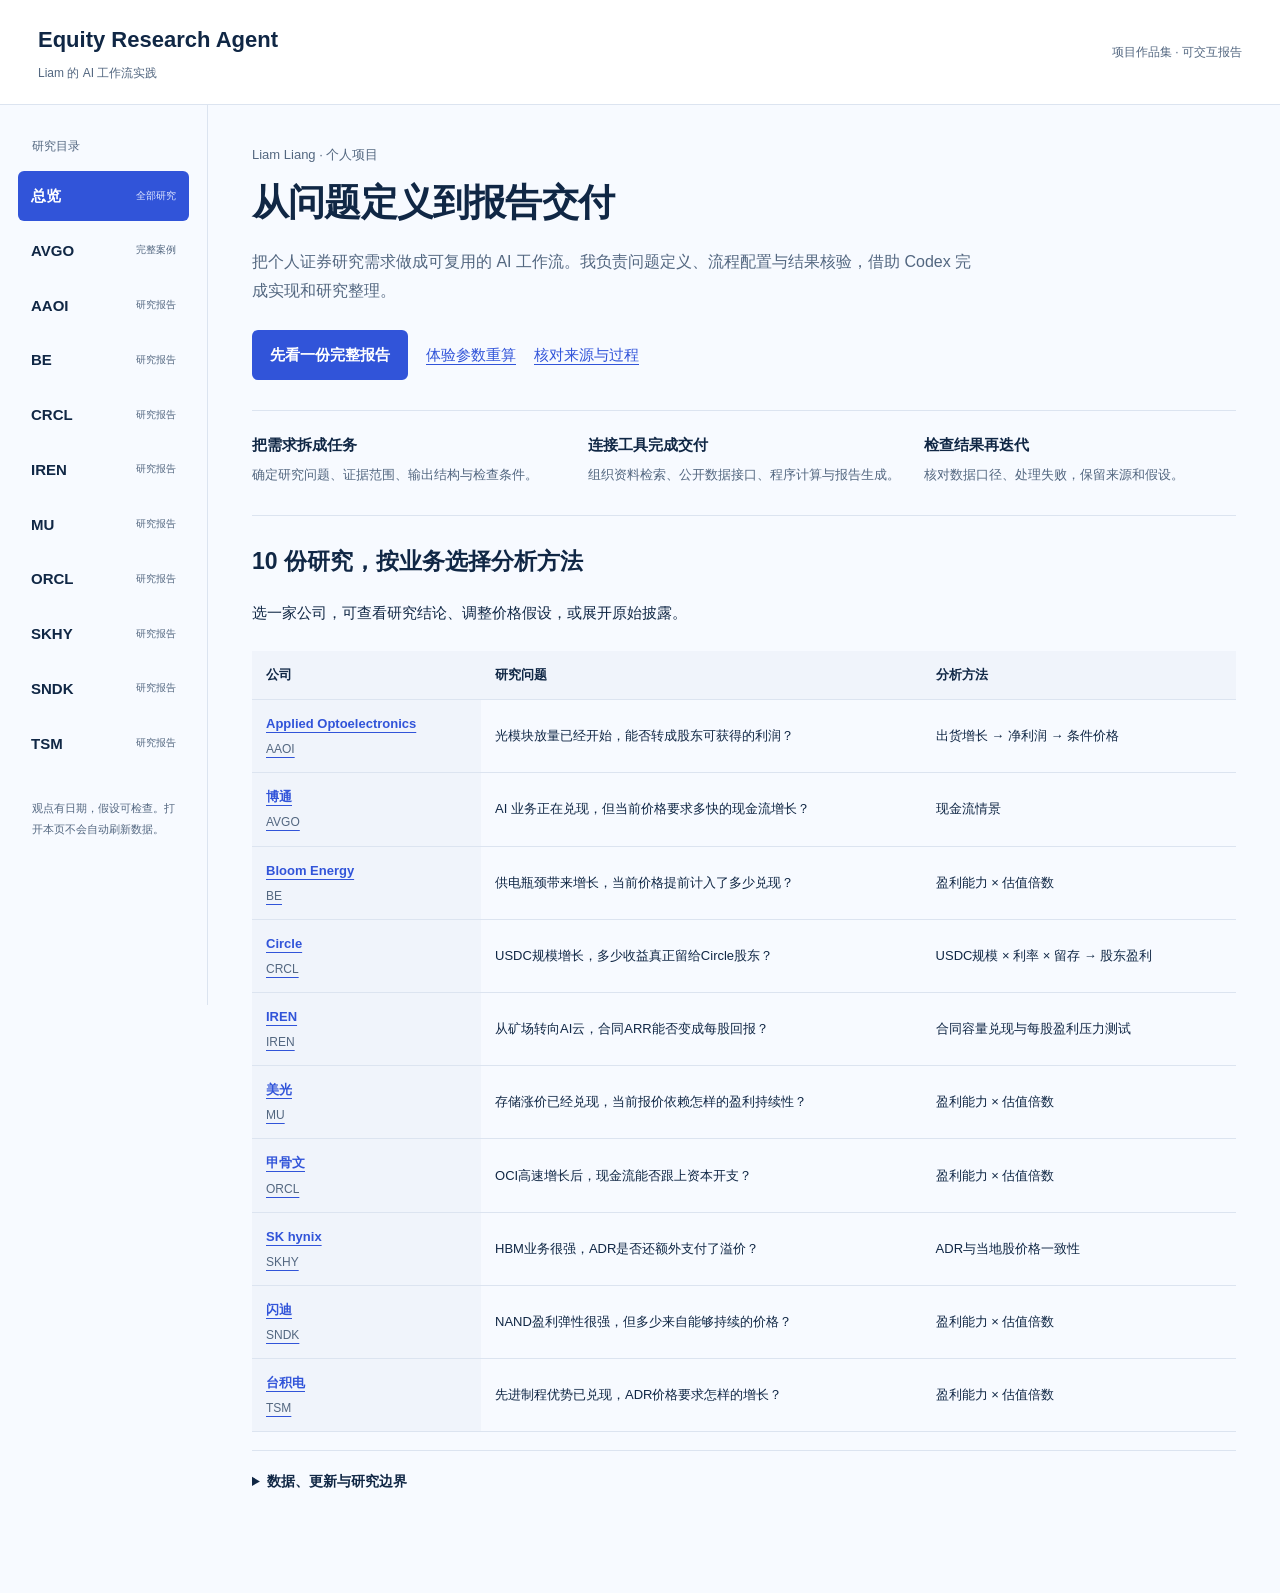
<file: docs/index.html>
<!doctype html><html lang="zh-CN"><head><meta charset="utf-8"><meta name="viewport" content="width=device-width,initial-scale=1"><title>Liam 的研究笔记 · 多标的研究</title><style>:root{--paper:#F7FAFF;--ink:#102745;--blue:#3154D9;--teal:#137C75;--risk:#B85C40;--line:#DCE4F0;--muted:#536780}*{box-sizing:border-box}html{scroll-behavior:smooth}body{margin:0;background:var(--paper);color:var(--ink);font:15px/1.85 "Microsoft YaHei","PingFang SC",sans-serif;overflow-wrap:anywhere}a{color:var(--blue);text-underline-offset:4px}button,input,select{font:inherit}button,a,input,select,summary{outline-offset:4px}button:focus-visible,a:focus-visible,input:focus-visible,select:focus-visible,summary:focus-visible{outline:3px solid var(--blue)}button{cursor:pointer;border:1px solid var(--line);border-radius:6px;background:white;color:var(--ink);padding:9px 16px}button:hover{border-color:var(--blue);color:var(--blue)}h1,h2,h3,p{margin-top:0}h1{font-size:clamp(25px,2.9vw,40px);line-height:1.5;letter-spacing:-.8px;max-width:760px;margin-bottom:22px}h2{font-size:23px;line-height:1.65;margin-bottom:18px}h3{font-size:16px;line-height:1.7;margin-bottom:6px}p{margin-bottom:14px}small{font-size:12px;color:var(--muted)}strong,b{font-weight:650}.muted,.caption{color:var(--muted)}.caption{font-size:13px;margin-bottom:8px}.topbar{min-height:94px;padding:20px 38px;display:flex;align-items:center;justify-content:space-between;border-bottom:1px solid var(--line);background:#fff;gap:20px}.brand{font-size:22px;font-weight:700;color:var(--ink);text-decoration:none}.brand span{display:block;font-weight:400;color:var(--muted);font-size:12px;margin-top:1px}.scope{color:var(--muted);font-size:12px;text-align:right}.workspace{display:grid;grid-template-columns:208px minmax(0,1fr);max-width:1600px;margin:auto}.sidebar{border-right:1px solid var(--line);padding:30px 18px;min-height:calc(100vh - 94px);position:sticky;top:0;height:100vh;overflow:auto}.sidebar>p{padding-left:14px;color:var(--muted);font-size:12px}.sidebar nav{display:grid;gap:5px}.sidebar nav a{display:flex;align-items:center;justify-content:space-between;color:var(--ink);text-decoration:none;padding:11px 13px;border-radius:6px}.sidebar nav a b{font-family:Bahnschrift,"Segoe UI",sans-serif;font-size:15px}.sidebar nav a span{font-size:10px;color:var(--muted)}.sidebar nav a.selected{background:var(--blue);color:#fff}.sidebar nav a.selected span{color:#e0e7ff}.sidebar-note{font-size:11px;color:var(--muted);margin:30px 14px;line-height:1.9}main{min-width:0;padding:38px 44px 80px}.company-heading{display:flex;justify-content:space-between;align-items:flex-start;gap:35px}.quote{flex:0 0 205px;text-align:right;display:flex;flex-direction:column;font-family:Bahnschrift,"Microsoft YaHei",sans-serif}.quote strong{font-size:35px;line-height:1.3;font-weight:600}.quote span{font-size:13px;color:var(--muted)}.quote small{font-size:10px;line-height:1.7;margin-top:6px}.tabs{display:flex;border-bottom:1px solid var(--line);gap:22px;margin:7px 0 30px}.tabs button{border:none;border-radius:0;background:none;color:var(--muted);padding:11px 0;border-bottom:3px solid transparent}.tabs button.active{color:var(--blue);border-bottom-color:var(--blue);font-weight:650}.panel[hidden],.company[hidden]{display:none}.verdict{border-left:4px solid var(--blue);padding:4px 0 4px 23px;margin:4px 0 35px}.verdict h2{font-size:25px;max-width:850px;margin-bottom:12px}.verdict p{max-width:850px}.verdict .muted{font-size:12px;margin:12px 0 0}.reading-grid{display:grid;grid-template-columns:minmax(0,1.6fr) minmax(230px,1fr);gap:38px}.evidence-list{padding:0;margin:0;list-style:none;counter-reset:evidence}.evidence-list li{border-top:1px solid var(--line);padding:19px 0 20px 42px;position:relative;counter-increment:evidence}.evidence-list li:before{content:counter(evidence);position:absolute;left:0;top:18px;color:var(--blue);font:25px Bahnschrift,sans-serif}.evidence-list p{font-size:14px;margin-bottom:9px}.evidence-list a{font-size:12px}.interpretation{color:var(--muted)}.decision{background:#eef3ff;border-radius:12px;padding:25px;align-self:start}.decision h2{font-size:18px}.implied{font:50px/1.1 Bahnschrift,sans-serif;color:var(--blue);margin:20px 0}.decision p:not(.implied){font-size:13px}.decision .muted{font-size:11px}.text-button{padding:0;border:0;background:none;border-radius:0;color:var(--blue);font-size:13px}.subsection{margin-top:38px;border-top:1px solid var(--line);padding-top:27px}.view-row{display:grid;grid-template-columns:115px minmax(0,1fr);gap:20px;padding:17px 0;border-bottom:1px solid var(--line)}.view-row h3{color:var(--teal)}.view-row p{margin:0 0 5px;font-size:14px}.view-row .muted{font-size:12px}.table-wrap,.scroll{max-width:100%;overflow:auto}table{border-collapse:collapse;width:100%;font-size:13px;margin:10px 0 18px}th,td{border-bottom:1px solid var(--line);padding:12px 14px;text-align:left;vertical-align:top}th{font-weight:600;background:#f0f4fb}td{font-variant-numeric:tabular-nums}pre{white-space:pre-wrap;overflow-wrap:anywhere;font-size:11px;max-height:450px;overflow:auto;background:#eef2f9;padding:20px}details{border-top:1px solid var(--line);padding:18px 0;min-width:0}summary{cursor:pointer;font-weight:600;font-size:14px}details>p,details>table,details>div{margin-top:18px}.scenario-chart{background:white;border:1px solid var(--line);border-radius:12px;padding:26px 22px;margin:25px 0 18px}.scenario-row{display:grid;grid-template-columns:45px minmax(0,1fr) 85px 75px;gap:14px;align-items:center;margin:18px 0}.scenario-row b{font-size:13px}.scenario-row strong,.scenario-row>span{font-family:Bahnschrift,sans-serif;font-variant-numeric:tabular-nums;text-align:right}.range-track{position:relative;height:19px;background:#eef2f9;border-radius:3px}.range-track>i{display:block;height:100%;background:#3154D9;border-radius:3px}.scenario-row:first-child .range-track>i{background:#B85C40}.scenario-row:last-child .range-track>i{background:#137C75}.price-mark{position:absolute;top:-10px;bottom:-10px;width:2px;background:var(--ink)}.down{color:var(--risk)}.up{color:var(--teal)}.callout{border-left:3px solid var(--risk);padding:12px 18px;background:#fff1e9;font-size:13px}.model-layout{display:grid;grid-template-columns:minmax(0,1fr) minmax(0,1fr);gap:30px;margin-top:30px}.controls{background:white;border:1px solid var(--line);padding:25px;border-radius:10px}.controls label{display:block;font-size:13px;margin:15px 0 6px}.controls output{float:right;font-family:Bahnschrift,sans-serif;color:var(--blue)}.controls input{display:block;width:100%;accent-color:var(--blue);min-height:25px}.controls select{width:100%;padding:10px;border:1px solid var(--line);border-radius:5px;background:white;color:var(--ink)}.controls button{margin-top:18px}.live-result{padding:25px;background:#eaf4f2;border-radius:10px}.live-result>strong{font:48px/1.4 Bahnschrift,sans-serif;color:var(--teal)}.live-result p{font-size:13px}.cash-bridge{background:white;padding:20px;border:1px solid var(--line);border-radius:10px;margin:22px 0}.cash-row{display:grid;grid-template-columns:160px minmax(0,1fr) 75px;gap:16px;align-items:center;margin:14px 0;font-size:12px}.cash-row>i{height:14px;width:var(--w);background:var(--bar);border-radius:2px}.cash-row b{text-align:right;font-family:Bahnschrift,sans-serif}.process{display:grid;grid-template-columns:repeat(4,minmax(0,1fr));gap:20px;margin:25px 0}.process>div{border-top:3px solid var(--blue);padding-top:15px}.process p{font-size:12px;color:var(--muted);margin-top:9px}hr{border:0;border-top:1px solid var(--line);margin:25px 0}.gap{padding:12px 16px;background:#fff1e9;border-left:3px solid var(--risk);font-size:13px}.thesis{padding:18px;background:#eaf4f2;border-radius:8px}.grid{display:grid;grid-template-columns:repeat(3,minmax(0,1fr));gap:16px}.grid>article{background:#eef2f9;padding:18px;border-radius:6px}.grid p{font-size:13px}.grid small{font-size:11px}section#data-status{padding:20px;background:white;border:1px solid var(--line);border-radius:10px}section#data-status .eyebrow{display:none}.bullet{margin:10px 0}noscript>p{padding:20px}@media(max-width:1050px){main{padding:30px 25px}.workspace{grid-template-columns:175px minmax(0,1fr)}.company-heading{display:block}.quote{text-align:left;margin:0 0 24px;max-width:400px}.quote small{font-size:11px}.reading-grid{grid-template-columns:1fr}.decision{max-width:none}.process{grid-template-columns:1fr 1fr}}@media(max-width:680px){.topbar{padding:17px 20px;align-items:flex-start;gap:10px}.brand{font-size:19px}.brand span{font-size:10px}.scope{max-width:125px;font-size:10px}.workspace{display:block}.sidebar{position:static;min-height:auto;height:auto;padding:12px;border-right:0;border-bottom:1px solid var(--line);overflow:auto}.sidebar>p,.sidebar-note{display:none}.sidebar nav{display:flex;width:max-content;gap:5px}.sidebar nav a{gap:9px;padding:8px 12px}.sidebar nav a span{font-size:9px}.sidebar nav a b{font-size:13px}main{padding:26px 20px 60px}h1{font-size:27px;letter-spacing:-.4px}h2{font-size:21px}.verdict{padding-left:17px}.verdict h2{font-size:21px}.tabs{gap:20px}.tabs button{font-size:13px}.model-layout,.grid{grid-template-columns:1fr}.scenario-chart{padding:15px 10px}.scenario-row{grid-template-columns:30px minmax(0,1fr) 62px 55px;gap:8px;font-size:12px}.cash-row{grid-template-columns:105px minmax(0,1fr) 56px;gap:10px;font-size:11px}.view-row{grid-template-columns:1fr;gap:3px}.process{grid-template-columns:1fr 1fr;gap:18px}.quote strong{font-size:31px}.table-wrap table{min-width:500px}.table-wrap{overflow-x:auto}.live-result>strong{font-size:43px}}@media(prefers-reduced-motion:reduce){html{scroll-behavior:auto}}@media print{.sidebar,.controls,.tabs,.scope{display:none}.workspace{display:block}.panel[hidden]{display:block}main{padding:10px}.company[hidden]{display:none}.topbar{border:0}.reading-grid{display:block}.decision{margin-top:20px}.subsection{break-inside:avoid}}

.project-intro{max-width:730px;color:var(--muted);font-size:16px}.project-actions{display:flex;align-items:center;flex-wrap:wrap;gap:18px;margin:24px 0 30px}.primary-action{display:inline-block;background:var(--blue);color:#fff;padding:11px 18px;border-radius:6px;text-decoration:none;font-weight:600}.project-proof{display:grid;grid-template-columns:repeat(3,minmax(0,1fr));gap:24px;border-top:1px solid var(--line);padding-top:20px}.project-proof p{font-size:13px;color:var(--muted);margin:5px 0 0}.portfolio-overview .subsection{margin-top:28px}.portfolio-overview th small{display:block;font-weight:400;margin-top:2px}.portfolio-overview td{vertical-align:middle}.portfolio-overview .table-wrap table{width:100%}.portfolio-overview h1{margin-bottom:16px}@media(max-width:680px){.project-proof{grid-template-columns:1fr;gap:14px}.project-actions{gap:14px;font-size:13px}.project-intro{font-size:14px}.portfolio-overview h1{font-size:28px}}
</style></head><body>
<header class="topbar"><a href="#company-_overview" data-company="_overview" class="brand">Equity Research Agent<span>Liam 的 AI 工作流实践</span></a><span class="scope">项目作品集 · 可交互报告</span></header><div class="workspace"><aside class="sidebar"><p>研究目录</p><nav aria-label="证券目录"><a href="#company-_overview" data-company="_overview" class="selected"><b>总览</b><span>全部研究</span></a><a href="#company-AVGO" data-company="AVGO" class=""><b>AVGO</b><span>完整案例</span></a><a href="#company-AAOI" data-company="AAOI" class=""><b>AAOI</b><span>研究报告</span></a><a href="#company-BE" data-company="BE" class=""><b>BE</b><span>研究报告</span></a><a href="#company-CRCL" data-company="CRCL" class=""><b>CRCL</b><span>研究报告</span></a><a href="#company-IREN" data-company="IREN" class=""><b>IREN</b><span>研究报告</span></a><a href="#company-MU" data-company="MU" class=""><b>MU</b><span>研究报告</span></a><a href="#company-ORCL" data-company="ORCL" class=""><b>ORCL</b><span>研究报告</span></a><a href="#company-SKHY" data-company="SKHY" class=""><b>SKHY</b><span>研究报告</span></a><a href="#company-SNDK" data-company="SNDK" class=""><b>SNDK</b><span>研究报告</span></a><a href="#company-TSM" data-company="TSM" class=""><b>TSM</b><span>研究报告</span></a></nav><div class="sidebar-note">观点有日期，假设可检查。打开本页不会自动刷新数据。</div></aside><main><article class="company overview portfolio-overview" id="company-_overview"><p class="caption">Liam Liang · 个人项目</p><h1>从问题定义到报告交付</h1><p class="project-intro">把个人证券研究需求做成可复用的 AI 工作流。我负责问题定义、流程配置与结果核验，借助 Codex 完成实现和研究整理。</p>
<div class="project-actions"><a class="primary-action" href="#company-AVGO" data-company="AVGO">先看一份完整报告</a><a href="#company-MU" data-company="MU" data-open-panel="model">体验参数重算</a><a href="#company-CRCL" data-company="CRCL" data-open-panel="evidence">核对来源与过程</a></div>
<div class="project-proof"><div><b>把需求拆成任务</b><p>确定研究问题、证据范围、输出结构与检查条件。</p></div><div><b>连接工具完成交付</b><p>组织资料检索、公开数据接口、程序计算与报告生成。</p></div><div><b>检查结果再迭代</b><p>核对数据口径、处理失败，保留来源和假设。</p></div></div>
<section class="subsection"><h2>10 份研究，按业务选择分析方法</h2><p>选一家公司，可查看研究结论、调整价格假设，或展开原始披露。</p><div class="table-wrap"><table><tr><th>公司</th><th>研究问题</th><th>分析方法</th></tr><tr><th><a href="#company-AAOI" data-company="AAOI">Applied Optoelectronics<small>AAOI</small></a></th><td>光模块放量已经开始，能否转成股东可获得的利润？</td><td>出货增长 → 净利润 → 条件价格</td></tr><tr><th><a href="#company-AVGO" data-company="AVGO">博通<small>AVGO</small></a></th><td>AI 业务正在兑现，但当前价格要求多快的现金流增长？</td><td>现金流情景</td></tr><tr><th><a href="#company-BE" data-company="BE">Bloom Energy<small>BE</small></a></th><td>供电瓶颈带来增长，当前价格提前计入了多少兑现？</td><td>盈利能力 × 估值倍数</td></tr><tr><th><a href="#company-CRCL" data-company="CRCL">Circle<small>CRCL</small></a></th><td>USDC规模增长，多少收益真正留给Circle股东？</td><td>USDC规模 × 利率 × 留存 → 股东盈利</td></tr><tr><th><a href="#company-IREN" data-company="IREN">IREN<small>IREN</small></a></th><td>从矿场转向AI云，合同ARR能否变成每股回报？</td><td>合同容量兑现与每股盈利压力测试</td></tr><tr><th><a href="#company-MU" data-company="MU">美光<small>MU</small></a></th><td>存储涨价已经兑现，当前报价依赖怎样的盈利持续性？</td><td>盈利能力 × 估值倍数</td></tr><tr><th><a href="#company-ORCL" data-company="ORCL">甲骨文<small>ORCL</small></a></th><td>OCI高速增长后，现金流能否跟上资本开支？</td><td>盈利能力 × 估值倍数</td></tr><tr><th><a href="#company-SKHY" data-company="SKHY">SK hynix<small>SKHY</small></a></th><td>HBM业务很强，ADR是否还额外支付了溢价？</td><td>ADR与当地股价格一致性</td></tr><tr><th><a href="#company-SNDK" data-company="SNDK">闪迪<small>SNDK</small></a></th><td>NAND盈利弹性很强，但多少来自能够持续的价格？</td><td>盈利能力 × 估值倍数</td></tr><tr><th><a href="#company-TSM" data-company="TSM">台积电<small>TSM</small></a></th><td>先进制程优势已兑现，ADR价格要求怎样的增长？</td><td>盈利能力 × 估值倍数</td></tr></table></div></section>
<details><summary>数据、更新与研究边界</summary><p>公开行情、SEC申报和公司披露均保留来源及日期；未来参数属于分析假设，不是机构共识或交易建议。海力士使用ADR报价诊断，不将其换算价称为内在价值。</p><p>刷新数据会复算结果；研究文字需要在新披露后重新核对。这里展示的是有日期的交付成果，账户金额、仓位、成本与盈亏不公开。</p></details></article><article class="company" id="company-AVGO" hidden>
<div class="company-heading"><div><p class="caption">Broadcom Inc.</p><h1>AI 业务正在兑现，但当前价格要求多快的现金流增长？</h1></div><div class="quote"><strong>$328.75</strong><span>AVGO · USD</span><small>市场时间 2026-10-16T20:00:01+00:00</small></div></div>
<nav class="tabs" aria-label="研究章节"><button class="active" data-panel="note" aria-selected="true">研究结论</button><button data-panel="model" aria-selected="false">价格与假设</button><button data-panel="evidence" aria-selected="false">来源与过程</button></nav>
<section class="panel active" data-content="note"><div class="verdict"><p class="caption">先看结论</p><h2>TTM基准情景低于当前报价；需要更快的现金流增长或更低的折现率才能支持价格。</h2><p>AI 半导体收入和经营现金流已有披露支撑。真正的分歧是：扣除股权薪酬等经济成本后，未来现金流能否持续增长到足以支持当前价格。</p><p class="muted">这是显式假设下的研究解释，不是已确认的用户观点、机构共识或交易指令。</p></div>
<div class="reading-grid"><div><h2>最重要的三条证据</h2><ol class="evidence-list"><li><h3>收入兑现，不只是订单叙事</h3><p>FY2026 Q3收入295.91亿美元；公司披露AI半导体收入167亿美元。</p><p class="interpretation">判断：AI业务已进入确认收入，但整体增速还不能直接变成未来五年现金流增速。</p><a href="https://investors.broadcom.com/news-releases/news-release-details/broadcom-inc-announces-third-quarter-fiscal-year-2026-financial" target="_blank" rel="noopener noreferrer">查看原始披露</a></li><li><h3>现金流要和同一期间对齐</h3><p>季度现金流由Q3累计值减Q2累计值推导，再与业绩公告的约142亿美元核对。</p><p class="interpretation">判断：接口中最近的直接quarter值可能仍是Q1；直接套用会把不同期间混到一起。</p><a href="https://www.sec.gov/Archives/edgar/data/1730168/000173016826000080/avgo-20260802.htm" target="_blank" rel="noopener noreferrer">查看原始披露</a></li><li><h3>软件增长也有确认时点因素</h3><p>10-Q指出：VCF增长包括客户不能任意终止的合同所确认的额外许可收入。</p><p class="interpretation">判断：需要区分持续需求与收入确认时点；不能把本季增长全部当作新增使用量。</p><a href="https://www.sec.gov/Archives/edgar/data/1730168/000173016826000080/avgo-20260802.htm" target="_blank" rel="noopener noreferrer">查看原始披露</a></li></ol></div><aside class="decision"><h2>价格在要求什么</h2><p class="implied">37.5%</p><p>以TTM现金流为起点，固定基准WACC与永续增长，支持当前报价所需的未来五年年均现金流增长。</p><p class="muted">这是模型反推，不是市场一致预期，也不是收入增长率。</p><button class="text-button" data-goto="model">查看计算与调整假设</button><hr><b>起点会改变判断</b><p>若把最近季度年化作为敏感性起点，所需增长变为 26.5%。这不代表单季表现能够持续。</p></aside></div>
<section class="subsection"><h2>不同视角真正分歧在哪里</h2><div class="view-row"><h3>产业与成长</h3><div><p>已有AI收入比概念叙事更扎实；下一步看收入规模与现金兑现能否持续。</p><p class="muted">需要挑战：增长变慢不一定等于逻辑失效，关键是是否低于当前价格要求。</p></div></div><div class="view-row"><h3>生意质量</h3><div><p>较低自有资本开支支持现金产生能力；仍需扣除SBC等经济成本。</p><p class="muted">需要挑战：公司的FCF口径与归属于股东的长期经济收益不能直接画等号。</p></div></div><div class="view-row"><h3>预期与周期</h3><div><p>高增长可支持高估值，但价格也会放大增速、客户和融资环境的变化。</p><p class="muted">需要挑战：不把某个情景价值当成唯一正确答案；先观察哪项假设最脆弱。</p></div></div></section>
<section class="subsection"><h2>什么会改变这次判断</h2><div class="table-wrap"><table><thead><tr><th>观察点</th><th>怎样检查</th><th>削弱判断的情况</th></tr></thead><tbody><tr><th>下一次季度披露</th><td>将实际AI收入与上一季明确指引分列比较，再复核整体现金流与SBC。</td><td>收入兑现持续低于指引，同时现金兑现率下降，削弱高增长持续性假设。</td></tr><tr><th>软件收入质量</th><td>检查许可确认、合同终止条款与现金回款的桥接。</td><td>确认收入增长明显快于可持续现金回款，需要下调质量判断。</td></tr><tr><th>模型价格要求</th><td>每次更新同期间TTM现金流、股数和报价，重算隐含增长。</td><td>可验证经营证据无法支持模型所需增长时，不能沿用原价格判断。</td></tr></tbody></table></div></section></section>
<section class="panel" data-content="model" hidden><h2>把价格判断拆开看</h2><p>情景价值只对应各自参数；没有赋予主观概率。竖线标记当前报价 $328.75。</p><div class="scenario-chart" aria-label="三个现金流情景与当前报价比较"><div class="scenario-row"><b>压力</b><div class="range-track"><i style="width:30.413%"></i><span class="price-mark" style="left:83.403%"></span></div><strong>$119.88</strong><span class="down">-63.5%</span></div><div class="scenario-row"><b>基准</b><div class="range-track"><i style="width:52.980%"></i><span class="price-mark" style="left:83.403%"></span></div><strong>$208.83</strong><span class="down">-36.5%</span></div><div class="scenario-row"><b>乐观</b><div class="range-track"><i style="width:89.286%"></i><span class="price-mark" style="left:83.403%"></span></div><strong>$351.94</strong><span class="up">+7.1%</span></div></div>
<p class="callout">基准模型价值 $208.83；其中终值占企业价值 76.7%。终值敏感，不能把结果当成精确目标价。</p>
<div class="model-layout"><div class="controls"><h3>自己改变假设</h3><label for="cash-start">现金流起点</label><select id="cash-start"><option value="ttm">TTM：已报告的最近四季</option><option value="runrate">最近季度×4：仅作敏感性</option></select>
<label for="growth">未来五年现金流年均增长 <output id="growth-label"></output></label><input id="growth" type="range" min="0" max="60" step="0.5" value="25.0">
<label for="wacc">WACC <output id="wacc-label"></output></label><input id="wacc" type="range" min="7" max="15" step="0.01" value="10.84">
<label for="terminal">永续增长 <output id="terminal-label"></output></label><input id="terminal" type="range" min="0" max="5" step="0.1" value="3.0"><button id="reset-model">恢复基准假设</button></div>
<div class="live-result" aria-live="polite"><p>这些假设对应的每股模型价值</p><strong id="live-value"></strong><p id="live-change"></p><p id="live-growth"></p><p class="muted">修改参数是敏感性实验，不会改动来源数据。现金流增长假设已经包含未来再投资成本，不能把全部新增收入当成自由现金。</p></div></div>
<section class="subsection"><h2>先把现金流算对</h2><p>最近四季：2025-08-04 至 2026-08-02。下列金额单位均为亿美元。</p><div class="cash-bridge"><div class="cash-row"><span>经营现金流</span><i style="--w:100.00%;--bar:#3154D9"></i><b>406.53</b></div><div class="cash-row"><span>减：固定资产现金支出</span><i style="--w:3.07%;--bar:#B85C40"></i><b>-12.50</b></div><div class="cash-row"><span>减：股权薪酬经济成本</span><i style="--w:20.86%;--bar:#B85C40"></i><b>-84.82</b></div><div class="cash-row"><span>加：税后现金利息代理</span><i style="--w:5.22%;--bar:#3154D9"></i><b>21.23</b></div><div class="cash-row"><span>模型现金流代理</span><i style="--w:81.28%;--bar:#3154D9"></i><b>330.44</b></div></div><details><summary>展开原始数值、TTM公式与申报来源</summary><table><tr><th>TTM收入</th><td>891.04</td></tr><tr><th>经营现金流</th><td>406.53</td></tr><tr><th>减：固定资产现金支出</th><td>-12.50</td></tr><tr><th>减：股权薪酬经济成本</th><td>-84.82</td></tr><tr><th>加：税后现金利息代理</th><td>21.23</td></tr><tr><th>模型现金流代理</th><td>330.44</td></tr></table><pre>{
  &quot;revenue&quot;: {
    &quot;value&quot;: 89104000000,
    &quot;start&quot;: &quot;2025-08-04&quot;,
    &quot;end&quot;: &quot;2026-08-02&quot;,
    &quot;formula&quot;: &quot;prior fiscal year + current YTD - prior comparable YTD&quot;,
    &quot;inputs&quot;: [
      {
        &quot;start&quot;: &quot;2024-11-04&quot;,
        &quot;end&quot;: &quot;2025-11-02&quot;,
        &quot;val&quot;: 63887000000,
        &quot;accn&quot;: &quot;0001730168-25-000121&quot;,
        &quot;fy&quot;: 2025,
        &quot;fp&quot;: &quot;FY&quot;,
        &quot;form&quot;: &quot;10-K&quot;,
        &quot;filed&quot;: &quot;2025-12-18&quot;,
        &quot;frame&quot;: &quot;CY2025&quot;,
        &quot;tag&quot;: &quot;RevenueFromContractWithCustomerExcludingAssessedTax&quot;,
        &quot;namespace&quot;: &quot;us-gaap&quot;,
        &quot;unit&quot;: &quot;USD&quot;
      },
      {
        &quot;start&quot;: &quot;2025-11-03&quot;,
        &quot;end&quot;: &quot;2026-08-02&quot;,
        &quot;val&quot;: 71089000000,
        &quot;accn&quot;: &quot;0001730168-26-000080&quot;,
        &quot;fy&quot;: 2026,
        &quot;fp&quot;: &quot;Q3&quot;,
        &quot;form&quot;: &quot;10-Q&quot;,
        &quot;filed&quot;: &quot;2026-09-10&quot;,
        &quot;tag&quot;: &quot;RevenueFromContractWithCustomerExcludingAssessedTax&quot;,
        &quot;namespace&quot;: &quot;us-gaap&quot;,
        &quot;unit&quot;: &quot;USD&quot;
      },
      {
        &quot;start&quot;: &quot;2024-11-04&quot;,
        &quot;end&quot;: &quot;2025-08-03&quot;,
        &quot;val&quot;: 45872000000,
        &quot;accn&quot;: &quot;0001730168-26-000080&quot;,
        &quot;fy&quot;: 2026,
        &quot;fp&quot;: &quot;Q3&quot;,
        &quot;form&quot;: &quot;10-Q&quot;,
        &quot;filed&quot;: &quot;2026-09-10&quot;,
        &quot;tag&quot;: &quot;RevenueFromContractWithCustomerExcludingAssessedTax&quot;,
        &quot;namespace&quot;: &quot;us-gaap&quot;,
        &quot;unit&quot;: &quot;USD&quot;
      }
    ]
  },
  &quot;cfo&quot;: {
    &quot;value&quot;: 40653000000,
    &quot;start&quot;: &quot;2025-08-04&quot;,
    &quot;end&quot;: &quot;2026-08-02&quot;,
    &quot;formula&quot;: &quot;prior fiscal year + current YTD - prior comparable YTD&quot;,
    &quot;inputs&quot;: [
      {
        &quot;start&quot;: &quot;2024-11-04&quot;,
        &quot;end&quot;: &quot;2025-11-02&quot;,
        &quot;val&quot;: 27537000000,
        &quot;accn&quot;: &quot;0001730168-25-000121&quot;,
        &quot;fy&quot;: 2025,
        &quot;fp&quot;: &quot;FY&quot;,
        &quot;form&quot;: &quot;10-K&quot;,
        &quot;filed&quot;: &quot;2025-12-18&quot;,
        &quot;frame&quot;: &quot;CY2025&quot;,
        &quot;tag&quot;: &quot;NetCashProvidedByUsedInOperatingActivities&quot;,
        &quot;namespace&quot;: &quot;us-gaap&quot;,
        &quot;unit&quot;: &quot;USD&quot;
      },
      {
        &quot;start&quot;: &quot;2025-11-03&quot;,
        &quot;end&quot;: &quot;2026-08-02&quot;,
        &quot;val&quot;: 32950000000,
        &quot;accn&quot;: &quot;0001730168-26-000080&quot;,
        &quot;fy&quot;: 2026,
        &quot;fp&quot;: &quot;Q3&quot;,
        &quot;form&quot;: &quot;10-Q&quot;,
        &quot;filed&quot;: &quot;2026-09-10&quot;,
        &quot;tag&quot;: &quot;NetCashProvidedByUsedInOperatingActivities&quot;,
        &quot;namespace&quot;: &quot;us-gaap&quot;,
        &quot;unit&quot;: &quot;USD&quot;
      },
      {
        &quot;start&quot;: &quot;2024-11-04&quot;,
        &quot;end&quot;: &quot;2025-08-03&quot;,
        &quot;val&quot;: 19834000000,
        &quot;accn&quot;: &quot;0001730168-26-000080&quot;,
        &quot;fy&quot;: 2026,
        &quot;fp&quot;: &quot;Q3&quot;,
        &quot;form&quot;: &quot;10-Q&quot;,
        &quot;filed&quot;: &quot;2026-09-10&quot;,
        &quot;tag&quot;: &quot;NetCashProvidedByUsedInOperatingActivities&quot;,
        &quot;namespace&quot;: &quot;us-gaap&quot;,
        &quot;unit&quot;: &quot;USD&quot;
      }
    ]
  },
  &quot;capex&quot;: {
    &quot;value&quot;: 1250000000,
    &quot;start&quot;: &quot;2025-08-04&quot;,
    &quot;end&quot;: &quot;2026-08-02&quot;,
    &quot;formula&quot;: &quot;prior fiscal year + current YTD - prior comparable YTD&quot;,
    &quot;inputs&quot;: [
      {
        &quot;start&quot;: &quot;2024-11-04&quot;,
        &quot;end&quot;: &quot;2025-11-02&quot;,
        &quot;val&quot;: 623000000,
        &quot;accn&quot;: &quot;0001730168-25-000121&quot;,
        &quot;fy&quot;: 2025,
        &quot;fp&quot;: &quot;FY&quot;,
        &quot;form&quot;: &quot;10-K&quot;,
        &quot;filed&quot;: &quot;2025-12-18&quot;,
        &quot;frame&quot;: &quot;CY2025&quot;,
        &quot;tag&quot;: &quot;PaymentsToAcquirePropertyPlantAndEquipment&quot;,
        &quot;namespace&quot;: &quot;us-gaap&quot;,
        &quot;unit&quot;: &quot;USD&quot;
      },
      {
        &quot;start&quot;: &quot;2025-11-03&quot;,
        &quot;end&quot;: &quot;2026-08-02&quot;,
        &quot;val&quot;: 1013000000,
        &quot;accn&quot;: &quot;0001730168-26-000080&quot;,
        &quot;fy&quot;: 2026,
        &quot;fp&quot;: &quot;Q3&quot;,
        &quot;form&quot;: &quot;10-Q&quot;,
        &quot;filed&quot;: &quot;2026-09-10&quot;,
        &quot;tag&quot;: &quot;PaymentsToAcquirePropertyPlantAndEquipment&quot;,
        &quot;namespace&quot;: &quot;us-gaap&quot;,
        &quot;unit&quot;: &quot;USD&quot;
      },
      {
        &quot;start&quot;: &quot;2024-11-04&quot;,
        &quot;end&quot;: &quot;2025-08-03&quot;,
        &quot;val&quot;: 386000000,
        &quot;accn&quot;: &quot;0001730168-26-000080&quot;,
        &quot;fy&quot;: 2026,
        &quot;fp&quot;: &quot;Q3&quot;,
        &quot;form&quot;: &quot;10-Q&quot;,
        &quot;filed&quot;: &quot;2026-09-10&quot;,
        &quot;tag&quot;: &quot;PaymentsToAcquirePropertyPlantAndEquipment&quot;,
        &quot;namespace&quot;: &quot;us-gaap&quot;,
        &quot;unit&quot;: &quot;USD&quot;
      }
    ]
  },
  &quot;sbc&quot;: {
    &quot;value&quot;: 8482000000,
    &quot;start&quot;: &quot;2025-08-04&quot;,
    &quot;end&quot;: &quot;2026-08-02&quot;,
    &quot;formula&quot;: &quot;prior fiscal year + current YTD - prior comparable YTD&quot;,
    &quot;inputs&quot;: [
      {
        &quot;start&quot;: &quot;2024-11-04&quot;,
        &quot;end&quot;: &quot;2025-11-02&quot;,
        &quot;val&quot;: 7568000000,
        &quot;accn&quot;: &quot;0001730168-25-000121&quot;,
        &quot;fy&quot;: 2025,
        &quot;fp&quot;: &quot;FY&quot;,
        &quot;form&quot;: &quot;10-K&quot;,
        &quot;filed&quot;: &quot;2025-12-18&quot;,
        &quot;frame&quot;: &quot;CY2025&quot;,
        &quot;tag&quot;: &quot;ShareBasedCompensation&quot;,
        &quot;namespace&quot;: &quot;us-gaap&quot;,
        &quot;unit&quot;: &quot;USD&quot;
      },
      {
        &quot;start&quot;: &quot;2025-11-03&quot;,
        &quot;end&quot;: &quot;2026-08-02&quot;,
        &quot;val&quot;: 6287000000,
        &quot;accn&quot;: &quot;0001730168-26-000080&quot;,
        &quot;fy&quot;: 2026,
        &quot;fp&quot;: &quot;Q3&quot;,
        &quot;form&quot;: &quot;10-Q&quot;,
        &quot;filed&quot;: &quot;2026-09-10&quot;,
        &quot;tag&quot;: &quot;ShareBasedCompensation&quot;,
        &quot;namespace&quot;: &quot;us-gaap&quot;,
        &quot;unit&quot;: &quot;USD&quot;
      },
      {
        &quot;start&quot;: &quot;2024-11-04&quot;,
        &quot;end&quot;: &quot;2025-08-03&quot;,
        &quot;val&quot;: 5373000000,
        &quot;accn&quot;: &quot;0001730168-26-000080&quot;,
        &quot;fy&quot;: 2026,
        &quot;fp&quot;: &quot;Q3&quot;,
        &quot;form&quot;: &quot;10-Q&quot;,
        &quot;filed&quot;: &quot;2026-09-10&quot;,
        &quot;tag&quot;: &quot;ShareBasedCompensation&quot;,
        &quot;namespace&quot;: &quot;us-gaap&quot;,
        &quot;unit&quot;: &quot;USD&quot;
      }
    ]
  },
  &quot;interest&quot;: {
    &quot;value&quot;: 2687000000,
    &quot;start&quot;: &quot;2025-08-04&quot;,
    &quot;end&quot;: &quot;2026-08-02&quot;,
    &quot;formula&quot;: &quot;prior fiscal year + current YTD - prior comparable YTD&quot;,
    &quot;inputs&quot;: [
      {
        &quot;start&quot;: &quot;2024-11-04&quot;,
        &quot;end&quot;: &quot;2025-11-02&quot;,
        &quot;val&quot;: 2672000000,
        &quot;accn&quot;: &quot;0001730168-25-000121&quot;,
        &quot;fy&quot;: 2025,
        &quot;fp&quot;: &quot;FY&quot;,
        &quot;form&quot;: &quot;10-K&quot;,
        &quot;filed&quot;: &quot;2025-12-18&quot;,
        &quot;frame&quot;: &quot;CY2025&quot;,
        &quot;tag&quot;: &quot;InterestPaidNet&quot;,
        &quot;namespace&quot;: &quot;us-gaap&quot;,
        &quot;unit&quot;: &quot;USD&quot;
      },
      {
        &quot;start&quot;: &quot;2025-11-03&quot;,
        &quot;end&quot;: &quot;2026-08-02&quot;,
        &quot;val&quot;: 1988000000,
        &quot;accn&quot;: &quot;0001730168-26-000080&quot;,
        &quot;fy&quot;: 2026,
        &quot;fp&quot;: &quot;Q3&quot;,
        &quot;form&quot;: &quot;10-Q&quot;,
        &quot;filed&quot;: &quot;2026-09-10&quot;,
        &quot;tag&quot;: &quot;InterestPaidNet&quot;,
        &quot;namespace&quot;: &quot;us-gaap&quot;,
        &quot;unit&quot;: &quot;USD&quot;
      },
      {
        &quot;start&quot;: &quot;2024-11-04&quot;,
        &quot;end&quot;: &quot;2025-08-03&quot;,
        &quot;val&quot;: 1973000000,
        &quot;accn&quot;: &quot;0001730168-26-000080&quot;,
        &quot;fy&quot;: 2026,
        &quot;fp&quot;: &quot;Q3&quot;,
        &quot;form&quot;: &quot;10-Q&quot;,
        &quot;filed&quot;: &quot;2026-09-10&quot;,
        &quot;tag&quot;: &quot;InterestPaidNet&quot;,
        &quot;namespace&quot;: &quot;us-gaap&quot;,
        &quot;unit&quot;: &quot;USD&quot;
      }
    ]
  },
  &quot;interest_expense&quot;: {
    &quot;value&quot;: 3116000000,
    &quot;start&quot;: &quot;2025-08-04&quot;,
    &quot;end&quot;: &quot;2026-08-02&quot;,
    &quot;formula&quot;: &quot;prior fiscal year + current YTD - prior comparable YTD&quot;,
    &quot;inputs&quot;: [
      {
        &quot;start&quot;: &quot;2024-11-04&quot;,
        &quot;end&quot;: &quot;2025-11-02&quot;,
        &quot;val&quot;: 3210000000,
        &quot;accn&quot;: &quot;0001730168-25-000121&quot;,
        &quot;fy&quot;: 2025,
        &quot;fp&quot;: &quot;FY&quot;,
        &quot;form&quot;: &quot;10-K&quot;,
        &quot;filed&quot;: &quot;2025-12-18&quot;,
        &quot;frame&quot;: &quot;CY2025&quot;,
        &quot;tag&quot;: &quot;InterestExpenseNonoperating&quot;,
        &quot;namespace&quot;: &quot;us-gaap&quot;,
        &quot;unit&quot;: &quot;USD&quot;
      },
      {
        &quot;start&quot;: &quot;2025-11-03&quot;,
        &quot;end&quot;: &quot;2026-08-02&quot;,
        &quot;val&quot;: 2355000000,
        &quot;accn&quot;: &quot;0001730168-26-000080&quot;,
        &quot;fy&quot;: 2026,
        &quot;fp&quot;: &quot;Q3&quot;,
        &quot;form&quot;: &quot;10-Q&quot;,
        &quot;filed&quot;: &quot;2026-09-10&quot;,
        &quot;tag&quot;: &quot;InterestExpense&quot;,
        &quot;namespace&quot;: &quot;us-gaap&quot;,
        &quot;unit&quot;: &quot;USD&quot;
      },
      {
        &quot;start&quot;: &quot;2024-11-04&quot;,
        &quot;end&quot;: &quot;2025-08-03&quot;,
        &quot;val&quot;: 2449000000,
        &quot;accn&quot;: &quot;0001730168-26-000080&quot;,
        &quot;fy&quot;: 2026,
        &quot;fp&quot;: &quot;Q3&quot;,
        &quot;form&quot;: &quot;10-Q&quot;,
        &quot;filed&quot;: &quot;2026-09-10&quot;,
        &quot;tag&quot;: &quot;InterestExpense&quot;,
        &quot;namespace&quot;: &quot;us-gaap&quot;,
        &quot;unit&quot;: &quot;USD&quot;
      }
    ]
  }
}</pre></details>
<p class="muted">经营现金流−资本开支并非严格FCFF。本例再扣除SBC作为经济成本，加回税后净现金利息，构造FCFF代理。固定股数，不再叠加额外稀释假设；未包含租赁及少数股东等完整调整。</p></section>
<details><summary>全部假设与三种情景</summary><p>15%/25%/35%用于压力测试增长持续性，不是统计预测。研究采用扣除再投资后的现金流增长，不能直接用单季收入86%增长代替；三种情景不赋主观概率。</p><table><tr><th>参数</th><th>取值</th><th>来源 / 性质</th></tr><tr><th>无风险利率</th><td>5.1%</td><td>财政部10年国债观测</td></tr><tr><th>股权风险溢价</th><td>5.0%</td><td>分析假设，不是市场一致预期</td></tr><tr><th>Beta</th><td>1.20</td><td>分析假设，不是实时回归值</td></tr><tr><th>正常化税率</th><td>21.0%</td><td>分析假设，避免一次性税项</td></tr><tr><th>债务成本代理</th><td>5.2%</td><td>TTM利息费用 / 期末账面债务</td></tr><tr><th>基准WACC</th><td>10.8%</td><td>权益市值与账面债务加权</td></tr><tr><th>永续增长</th><td>3.0%</td><td>分析假设</td></tr></table><table><tr><th>情景</th><th>五年现金流增长</th><th>WACC</th><th>终值占EV</th></tr><tr><th>压力</th><td>15.0%</td><td>12.0%</td><td>70.6%</td></tr><tr><th>基准</th><td>25.0%</td><td>10.8%</td><td>76.7%</td></tr><tr><th>乐观</th><td>35.0%</td><td>9.8%</td><td>81.3%</td></tr></table></details>
<details><summary>WACC × 永续增长敏感性（固定基准现金流增长）</summary><div class="table-wrap"><table><tr><th>WACC / g</th><th>2.0%</th><th>2.5%</th><th>3.0%</th><th>3.5%</th><th>4.0%</th></tr><tr><th>9.8%</th><td>$216</td><td>$229</td><td>$243</td><td>$260</td><td>$280</td></tr><tr><th>10.3%</th><td>$202</td><td>$213</td><td>$225</td><td>$239</td><td>$256</td></tr><tr><th>10.8%</th><td>$189</td><td>$198</td><td>$209</td><td>$221</td><td>$235</td></tr><tr><th>11.3%</th><td>$177</td><td>$185</td><td>$195</td><td>$205</td><td>$217</td></tr><tr><th>11.8%</th><td>$167</td><td>$174</td><td>$182</td><td>$191</td><td>$202</td></tr></table></div></details>
<details><summary>起点、股权薪酬和模型范围的限制</summary><p>TTM在高速增长时会滞后；最近季度年化又容易放大季节性和营运资本时点。本例同时呈现两者，不能把其中一项直接称作未来现金流预测。</p><p>期末净债务代理 354.44 亿美元；股数时点 2026-08-28，不等于报价时点实时股数。股权薪酬的经济成本处理也存在方法分歧。</p><p>本例没有硬拼同行PE或SOTP权重：缺少同期间、同口径的可比数据时，单一模型的透明性优先；因此结论仍是条件分析。</p></details></section>
<section class="panel" data-content="evidence" hidden><h2>证据、计算与人的判断各做了什么</h2><div class="process"><div><b>定义问题</b><p>从产业机会追到价格要求，而不是汇总新闻。</p></div><div><b>获取证据</b><p>公开行情、SEC XBRL和财政部利率，保留期间和指纹。</p></div><div><b>检查与计算</b><p>累积值相减得到季度，匹配期间构造TTM，再运行情景和反推。</p></div><div><b>审阅与解释</b><p>当前Codex对话结合原文辅助整理；不冒充本次全自动CLI研究成功。</p></div></div>
<h3>本次具体纠正了什么</h3><p>旧接口的直接quarter现金流停在更早季度。本次计算本季CFO为 141.97 亿美元、资本开支 5.32 亿美元，避免混用季度与年内累计。</p><p>研究文本撰写日 2026-10-19；数据截止 2026-10-19。程序重算不等于重新审阅所有商业假设。</p>
<h3>原始披露</h3><ul><li><a href="https://investors.broadcom.com/news-releases/news-release-details/broadcom-inc-announces-third-quarter-fiscal-year-2026-financial" target="_blank" rel="noopener noreferrer">Broadcom FY2026 Q3 results</a> · 2026-09-02</li><li><a href="https://www.sec.gov/Archives/edgar/data/1730168/000173016826000080/avgo-20260802.htm" target="_blank" rel="noopener noreferrer">Broadcom FY2026 Q3 Form 10-Q</a> · 2026-09-10</li><li><a href="https://data.sec.gov/api/xbrl/companyfacts/CIK0001730168.json" target="_blank" rel="noopener noreferrer">SEC Company Facts JSON</a></li></ul>
<details><summary>计算账本与来源指纹</summary><pre>{
  &quot;symbol&quot;: &quot;AVGO&quot;,
  &quot;as_of&quot;: &quot;2026-10-19&quot;,
  &quot;issuer&quot;: &quot;Broadcom Inc.&quot;,
  &quot;quote&quot;: {
    &quot;symbol&quot;: &quot;AVGO&quot;,
    &quot;price&quot;: 328.75,
    &quot;currency&quot;: &quot;USD&quot;,
    &quot;market_time_utc&quot;: &quot;2026-10-16T20:00:01+00:00&quot;,
    &quot;exchange&quot;: &quot;NMS&quot;,
    &quot;exchange_timezone&quot;: &quot;America/New_York&quot;,
    &quot;observation_age_days&quot;: 3,
    &quot;provider&quot;: &quot;Yahoo Finance chart (unofficial)&quot;,
    &quot;realtime_entitlement&quot;: &quot;not_verified&quot;,
    &quot;boundary&quot;: &quot;Last reported regular-session price; not guaranteed real time. Weekend/holiday age is not itself a feed failure.&quot;,
    &quot;source_url&quot;: &quot;https://query1.finance.yahoo.com/v8/finance/chart/AVGO?interval=1d&amp;range=5d&quot;,
    &quot;status&quot;: &quot;ok&quot;
  },
  &quot;profile&quot;: {
    &quot;symbol&quot;: &quot;AVGO&quot;,
    &quot;editorial_as_of&quot;: &quot;2026-10-19&quot;,
    &quot;authorship&quot;: &quot;Codex-assisted case study; assumptions are illustrative analyst judgments, not the user&#x27;s confirmed thesis or market consensus.&quot;,
    &quot;question&quot;: &quot;AI 业务正在兑现，但当前价格要求多快的现金流增长？&quot;,
    &quot;thesis&quot;: &quot;AI 半导体收入和经营现金流已有披露支撑。真正的分歧是：扣除股权薪酬等经济成本后，未来现金流能否持续增长到足以支持当前价格。&quot;,
    &quot;tax_assumption&quot;: 0.21,
    &quot;beta_assumption&quot;: 1.2,
    &quot;erp_assumption&quot;: 0.05,
    &quot;terminal_growth&quot;: 0.03,
    &quot;growth&quot;: {
      &quot;bear&quot;: 0.15,
      &quot;base&quot;: 0.25,
      &quot;bull&quot;: 0.35
    },
    &quot;growth_rationale&quot;: &quot;15%/25%/35%用于压力测试增长持续性，不是统计预测。研究采用扣除再投资后的现金流增长，不能直接用单季收入86%增长代替；三种情景不赋主观概率。&quot;,
    &quot;sources&quot;: [
      {
        &quot;id&quot;: &quot;q3-release&quot;,
        &quot;title&quot;: &quot;Broadcom FY2026 Q3 results&quot;,
        &quot;url&quot;: &quot;https://investors.broadcom.com/news-releases/news-release-details/broadcom-inc-announces-third-quarter-fiscal-year-2026-financial&quot;,
        &quot;published&quot;: &quot;2026-09-02&quot;
      },
      {
        &quot;id&quot;: &quot;q3-filing&quot;,
        &quot;title&quot;: &quot;Broadcom FY2026 Q3 Form 10-Q&quot;,
        &quot;url&quot;: &quot;https://www.sec.gov/Archives/edgar/data/1730168/000173016826000080/avgo-20260802.htm&quot;,
        &quot;published&quot;: &quot;2026-09-10&quot;
      }
    ],
    &quot;evidence&quot;: [
      {
        &quot;title&quot;: &quot;收入兑现，不只是订单叙事&quot;,
        &quot;fact&quot;: &quot;FY2026 Q3收入295.91亿美元；公司披露AI半导体收入167亿美元。&quot;,
        &quot;interpretation&quot;: &quot;AI业务已进入确认收入，但整体增速还不能直接变成未来五年现金流增速。&quot;,
        &quot;source&quot;: &quot;q3-release&quot;
      },
      {
        &quot;title&quot;: &quot;现金流要和同一期间对齐&quot;,
        &quot;fact&quot;: &quot;季度现金流由Q3累计值减Q2累计值推导，再与业绩公告的约142亿美元核对。&quot;,
        &quot;interpretation&quot;: &quot;接口中最近的直接quarter值可能仍是Q1；直接套用会把不同期间混到一起。&quot;,
        &quot;source&quot;: &quot;q3-filing&quot;
      },
      {
        &quot;title&quot;: &quot;软件增长也有确认时点因素&quot;,
        &quot;fact&quot;: &quot;10-Q指出：VCF增长包括客户不能任意终止的合同所确认的额外许可收入。&quot;,
        &quot;interpretation&quot;: &quot;需要区分持续需求与收入确认时点；不能把本季增长全部当作新增使用量。&quot;,
        &quot;source&quot;: &quot;q3-filing&quot;
      }
    ],
    &quot;different_views&quot;: [
      {
        &quot;name&quot;: &quot;产业与成长&quot;,
        &quot;view&quot;: &quot;已有AI收入比概念叙事更扎实；下一步看收入规模与现金兑现能否持续。&quot;,
        &quot;challenge&quot;: &quot;增长变慢不一定等于逻辑失效，关键是是否低于当前价格要求。&quot;
      },
      {
        &quot;name&quot;: &quot;生意质量&quot;,
        &quot;view&quot;: &quot;较低自有资本开支支持现金产生能力；仍需扣除SBC等经济成本。&quot;,
        &quot;challenge&quot;: &quot;公司的FCF口径与归属于股东的长期经济收益不能直接画等号。&quot;
      },
      {
        &quot;name&quot;: &quot;预期与周期&quot;,
        &quot;view&quot;: &quot;高增长可支持高估值，但价格也会放大增速、客户和融资环境的变化。&quot;,
        &quot;challenge&quot;: &quot;不把某个情景价值当成唯一正确答案；先观察哪项假设最脆弱。&quot;
      }
    ],
    &quot;watch&quot;: [
      {
        &quot;signal&quot;: &quot;下一次季度披露&quot;,
        &quot;test&quot;: &quot;将实际AI收入与上一季明确指引分列比较，再复核整体现金流与SBC。&quot;,
        &quot;invalidates&quot;: &quot;收入兑现持续低于指引，同时现金兑现率下降，削弱高增长持续性假设。&quot;
      },
      {
        &quot;signal&quot;: &quot;软件收入质量&quot;,
        &quot;test&quot;: &quot;检查许可确认、合同终止条款与现金回款的桥接。&quot;,
        &quot;invalidates&quot;: &quot;确认收入增长明显快于可持续现金回款，需要下调质量判断。&quot;
      },
      {
        &quot;signal&quot;: &quot;模型价格要求&quot;,
        &quot;test&quot;: &quot;每次更新同期间TTM现金流、股数和报价，重算隐含增长。&quot;,
        &quot;invalidates&quot;: &quot;可验证经营证据无法支持模型所需增长时，不能沿用原价格判断。&quot;
      }
    ]
  },
  &quot;financial_period&quot;: {
    &quot;start&quot;: &quot;2025-08-04&quot;,
    &quot;end&quot;: &quot;2026-08-02&quot;,
    &quot;shares_date&quot;: &quot;2026-08-28&quot;
  },
  &quot;ttm&quot;: {
    &quot;revenue&quot;: {
      &quot;value&quot;: 89104000000,
      &quot;start&quot;: &quot;2025-08-04&quot;,
      &quot;end&quot;: &quot;2026-08-02&quot;,
      &quot;formula&quot;: &quot;prior fiscal year + current YTD - prior comparable YTD&quot;,
      &quot;inputs&quot;: [
        {
          &quot;start&quot;: &quot;2024-11-04&quot;,
          &quot;end&quot;: &quot;2025-11-02&quot;,
          &quot;val&quot;: 63887000000,
          &quot;accn&quot;: &quot;0001730168-25-000121&quot;,
          &quot;fy&quot;: 2025,
          &quot;fp&quot;: &quot;FY&quot;,
          &quot;form&quot;: &quot;10-K&quot;,
          &quot;filed&quot;: &quot;2025-12-18&quot;,
          &quot;frame&quot;: &quot;CY2025&quot;,
          &quot;tag&quot;: &quot;RevenueFromContractWithCustomerExcludingAssessedTax&quot;,
          &quot;namespace&quot;: &quot;us-gaap&quot;,
          &quot;unit&quot;: &quot;USD&quot;
        },
        {
          &quot;start&quot;: &quot;2025-11-03&quot;,
          &quot;end&quot;: &quot;2026-08-02&quot;,
          &quot;val&quot;: 71089000000,
          &quot;accn&quot;: &quot;0001730168-26-000080&quot;,
          &quot;fy&quot;: 2026,
          &quot;fp&quot;: &quot;Q3&quot;,
          &quot;form&quot;: &quot;10-Q&quot;,
          &quot;filed&quot;: &quot;2026-09-10&quot;,
          &quot;tag&quot;: &quot;RevenueFromContractWithCustomerExcludingAssessedTax&quot;,
          &quot;namespace&quot;: &quot;us-gaap&quot;,
          &quot;unit&quot;: &quot;USD&quot;
        },
        {
          &quot;start&quot;: &quot;2024-11-04&quot;,
          &quot;end&quot;: &quot;2025-08-03&quot;,
          &quot;val&quot;: 45872000000,
          &quot;accn&quot;: &quot;0001730168-26-000080&quot;,
          &quot;fy&quot;: 2026,
          &quot;fp&quot;: &quot;Q3&quot;,
          &quot;form&quot;: &quot;10-Q&quot;,
          &quot;filed&quot;: &quot;2026-09-10&quot;,
          &quot;tag&quot;: &quot;RevenueFromContractWithCustomerExcludingAssessedTax&quot;,
          &quot;namespace&quot;: &quot;us-gaap&quot;,
          &quot;unit&quot;: &quot;USD&quot;
        }
      ]
    },
    &quot;cfo&quot;: {
      &quot;value&quot;: 40653000000,
      &quot;start&quot;: &quot;2025-08-04&quot;,
      &quot;end&quot;: &quot;2026-08-02&quot;,
      &quot;formula&quot;: &quot;prior fiscal year + current YTD - prior comparable YTD&quot;,
      &quot;inputs&quot;: [
        {
          &quot;start&quot;: &quot;2024-11-04&quot;,
          &quot;end&quot;: &quot;2025-11-02&quot;,
          &quot;val&quot;: 27537000000,
          &quot;accn&quot;: &quot;0001730168-25-000121&quot;,
          &quot;fy&quot;: 2025,
          &quot;fp&quot;: &quot;FY&quot;,
          &quot;form&quot;: &quot;10-K&quot;,
          &quot;filed&quot;: &quot;2025-12-18&quot;,
          &quot;frame&quot;: &quot;CY2025&quot;,
          &quot;tag&quot;: &quot;NetCashProvidedByUsedInOperatingActivities&quot;,
          &quot;namespace&quot;: &quot;us-gaap&quot;,
          &quot;unit&quot;: &quot;USD&quot;
        },
        {
          &quot;start&quot;: &quot;2025-11-03&quot;,
          &quot;end&quot;: &quot;2026-08-02&quot;,
          &quot;val&quot;: 32950000000,
          &quot;accn&quot;: &quot;0001730168-26-000080&quot;,
          &quot;fy&quot;: 2026,
          &quot;fp&quot;: &quot;Q3&quot;,
          &quot;form&quot;: &quot;10-Q&quot;,
          &quot;filed&quot;: &quot;2026-09-10&quot;,
          &quot;tag&quot;: &quot;NetCashProvidedByUsedInOperatingActivities&quot;,
          &quot;namespace&quot;: &quot;us-gaap&quot;,
          &quot;unit&quot;: &quot;USD&quot;
        },
        {
          &quot;start&quot;: &quot;2024-11-04&quot;,
          &quot;end&quot;: &quot;2025-08-03&quot;,
          &quot;val&quot;: 19834000000,
          &quot;accn&quot;: &quot;0001730168-26-000080&quot;,
          &quot;fy&quot;: 2026,
          &quot;fp&quot;: &quot;Q3&quot;,
          &quot;form&quot;: &quot;10-Q&quot;,
          &quot;filed&quot;: &quot;2026-09-10&quot;,
          &quot;tag&quot;: &quot;NetCashProvidedByUsedInOperatingActivities&quot;,
          &quot;namespace&quot;: &quot;us-gaap&quot;,
          &quot;unit&quot;: &quot;USD&quot;
        }
      ]
    },
    &quot;capex&quot;: {
      &quot;value&quot;: 1250000000,
      &quot;start&quot;: &quot;2025-08-04&quot;,
      &quot;end&quot;: &quot;2026-08-02&quot;,
      &quot;formula&quot;: &quot;prior fiscal year + current YTD - prior comparable YTD&quot;,
      &quot;inputs&quot;: [
        {
          &quot;start&quot;: &quot;2024-11-04&quot;,
          &quot;end&quot;: &quot;2025-11-02&quot;,
          &quot;val&quot;: 623000000,
          &quot;accn&quot;: &quot;0001730168-25-000121&quot;,
          &quot;fy&quot;: 2025,
          &quot;fp&quot;: &quot;FY&quot;,
          &quot;form&quot;: &quot;10-K&quot;,
          &quot;filed&quot;: &quot;2025-12-18&quot;,
          &quot;frame&quot;: &quot;CY2025&quot;,
          &quot;tag&quot;: &quot;PaymentsToAcquirePropertyPlantAndEquipment&quot;,
          &quot;namespace&quot;: &quot;us-gaap&quot;,
          &quot;unit&quot;: &quot;USD&quot;
        },
        {
          &quot;start&quot;: &quot;2025-11-03&quot;,
          &quot;end&quot;: &quot;2026-08-02&quot;,
          &quot;val&quot;: 1013000000,
          &quot;accn&quot;: &quot;0001730168-26-000080&quot;,
          &quot;fy&quot;: 2026,
          &quot;fp&quot;: &quot;Q3&quot;,
          &quot;form&quot;: &quot;10-Q&quot;,
          &quot;filed&quot;: &quot;2026-09-10&quot;,
          &quot;tag&quot;: &quot;PaymentsToAcquirePropertyPlantAndEquipment&quot;,
          &quot;namespace&quot;: &quot;us-gaap&quot;,
          &quot;unit&quot;: &quot;USD&quot;
        },
        {
          &quot;start&quot;: &quot;2024-11-04&quot;,
          &quot;end&quot;: &quot;2025-08-03&quot;,
          &quot;val&quot;: 386000000,
          &quot;accn&quot;: &quot;0001730168-26-000080&quot;,
          &quot;fy&quot;: 2026,
          &quot;fp&quot;: &quot;Q3&quot;,
          &quot;form&quot;: &quot;10-Q&quot;,
          &quot;filed&quot;: &quot;2026-09-10&quot;,
          &quot;tag&quot;: &quot;PaymentsToAcquirePropertyPlantAndEquipment&quot;,
          &quot;namespace&quot;: &quot;us-gaap&quot;,
          &quot;unit&quot;: &quot;USD&quot;
        }
      ]
    },
    &quot;sbc&quot;: {
      &quot;value&quot;: 8482000000,
      &quot;start&quot;: &quot;2025-08-04&quot;,
      &quot;end&quot;: &quot;2026-08-02&quot;,
      &quot;formula&quot;: &quot;prior fiscal year + current YTD - prior comparable YTD&quot;,
      &quot;inputs&quot;: [
        {
          &quot;start&quot;: &quot;2024-11-04&quot;,
          &quot;end&quot;: &quot;2025-11-02&quot;,
          &quot;val&quot;: 7568000000,
          &quot;accn&quot;: &quot;0001730168-25-000121&quot;,
          &quot;fy&quot;: 2025,
          &quot;fp&quot;: &quot;FY&quot;,
          &quot;form&quot;: &quot;10-K&quot;,
          &quot;filed&quot;: &quot;2025-12-18&quot;,
          &quot;frame&quot;: &quot;CY2025&quot;,
          &quot;tag&quot;: &quot;ShareBasedCompensation&quot;,
          &quot;namespace&quot;: &quot;us-gaap&quot;,
          &quot;unit&quot;: &quot;USD&quot;
        },
        {
          &quot;start&quot;: &quot;2025-11-03&quot;,
          &quot;end&quot;: &quot;2026-08-02&quot;,
          &quot;val&quot;: 6287000000,
          &quot;accn&quot;: &quot;0001730168-26-000080&quot;,
          &quot;fy&quot;: 2026,
          &quot;fp&quot;: &quot;Q3&quot;,
          &quot;form&quot;: &quot;10-Q&quot;,
          &quot;filed&quot;: &quot;2026-09-10&quot;,
          &quot;tag&quot;: &quot;ShareBasedCompensation&quot;,
          &quot;namespace&quot;: &quot;us-gaap&quot;,
          &quot;unit&quot;: &quot;USD&quot;
        },
        {
          &quot;start&quot;: &quot;2024-11-04&quot;,
          &quot;end&quot;: &quot;2025-08-03&quot;,
          &quot;val&quot;: 5373000000,
          &quot;accn&quot;: &quot;0001730168-26-000080&quot;,
          &quot;fy&quot;: 2026,
          &quot;fp&quot;: &quot;Q3&quot;,
          &quot;form&quot;: &quot;10-Q&quot;,
          &quot;filed&quot;: &quot;2026-09-10&quot;,
          &quot;tag&quot;: &quot;ShareBasedCompensation&quot;,
          &quot;namespace&quot;: &quot;us-gaap&quot;,
          &quot;unit&quot;: &quot;USD&quot;
        }
      ]
    },
    &quot;interest&quot;: {
      &quot;value&quot;: 2687000000,
      &quot;start&quot;: &quot;2025-08-04&quot;,
      &quot;end&quot;: &quot;2026-08-02&quot;,
      &quot;formula&quot;: &quot;prior fiscal year + current YTD - prior comparable YTD&quot;,
      &quot;inputs&quot;: [
        {
          &quot;start&quot;: &quot;2024-11-04&quot;,
          &quot;end&quot;: &quot;2025-11-02&quot;,
          &quot;val&quot;: 2672000000,
          &quot;accn&quot;: &quot;0001730168-25-000121&quot;,
          &quot;fy&quot;: 2025,
          &quot;fp&quot;: &quot;FY&quot;,
          &quot;form&quot;: &quot;10-K&quot;,
          &quot;filed&quot;: &quot;2025-12-18&quot;,
          &quot;frame&quot;: &quot;CY2025&quot;,
          &quot;tag&quot;: &quot;InterestPaidNet&quot;,
          &quot;namespace&quot;: &quot;us-gaap&quot;,
          &quot;unit&quot;: &quot;USD&quot;
        },
        {
          &quot;start&quot;: &quot;2025-11-03&quot;,
          &quot;end&quot;: &quot;2026-08-02&quot;,
          &quot;val&quot;: 1988000000,
          &quot;accn&quot;: &quot;0001730168-26-000080&quot;,
          &quot;fy&quot;: 2026,
          &quot;fp&quot;: &quot;Q3&quot;,
          &quot;form&quot;: &quot;10-Q&quot;,
          &quot;filed&quot;: &quot;2026-09-10&quot;,
          &quot;tag&quot;: &quot;InterestPaidNet&quot;,
          &quot;namespace&quot;: &quot;us-gaap&quot;,
          &quot;unit&quot;: &quot;USD&quot;
        },
        {
          &quot;start&quot;: &quot;2024-11-04&quot;,
          &quot;end&quot;: &quot;2025-08-03&quot;,
          &quot;val&quot;: 1973000000,
          &quot;accn&quot;: &quot;0001730168-26-000080&quot;,
          &quot;fy&quot;: 2026,
          &quot;fp&quot;: &quot;Q3&quot;,
          &quot;form&quot;: &quot;10-Q&quot;,
          &quot;filed&quot;: &quot;2026-09-10&quot;,
          &quot;tag&quot;: &quot;InterestPaidNet&quot;,
          &quot;namespace&quot;: &quot;us-gaap&quot;,
          &quot;unit&quot;: &quot;USD&quot;
        }
      ]
    },
    &quot;interest_expense&quot;: {
      &quot;value&quot;: 3116000000,
      &quot;start&quot;: &quot;2025-08-04&quot;,
      &quot;end&quot;: &quot;2026-08-02&quot;,
      &quot;formula&quot;: &quot;prior fiscal year + current YTD - prior comparable YTD&quot;,
      &quot;inputs&quot;: [
        {
          &quot;start&quot;: &quot;2024-11-04&quot;,
          &quot;end&quot;: &quot;2025-11-02&quot;,
          &quot;val&quot;: 3210000000,
          &quot;accn&quot;: &quot;0001730168-25-000121&quot;,
          &quot;fy&quot;: 2025,
          &quot;fp&quot;: &quot;FY&quot;,
          &quot;form&quot;: &quot;10-K&quot;,
          &quot;filed&quot;: &quot;2025-12-18&quot;,
          &quot;frame&quot;: &quot;CY2025&quot;,
          &quot;tag&quot;: &quot;InterestExpenseNonoperating&quot;,
          &quot;namespace&quot;: &quot;us-gaap&quot;,
          &quot;unit&quot;: &quot;USD&quot;
        },
        {
          &quot;start&quot;: &quot;2025-11-03&quot;,
          &quot;end&quot;: &quot;2026-08-02&quot;,
          &quot;val&quot;: 2355000000,
          &quot;accn&quot;: &quot;0001730168-26-000080&quot;,
          &quot;fy&quot;: 2026,
          &quot;fp&quot;: &quot;Q3&quot;,
          &quot;form&quot;: &quot;10-Q&quot;,
          &quot;filed&quot;: &quot;2026-09-10&quot;,
          &quot;tag&quot;: &quot;InterestExpense&quot;,
          &quot;namespace&quot;: &quot;us-gaap&quot;,
          &quot;unit&quot;: &quot;USD&quot;
        },
        {
          &quot;start&quot;: &quot;2024-11-04&quot;,
          &quot;end&quot;: &quot;2025-08-03&quot;,
          &quot;val&quot;: 2449000000,
          &quot;accn&quot;: &quot;0001730168-26-000080&quot;,
          &quot;fy&quot;: 2026,
          &quot;fp&quot;: &quot;Q3&quot;,
          &quot;form&quot;: &quot;10-Q&quot;,
          &quot;filed&quot;: &quot;2026-09-10&quot;,
          &quot;tag&quot;: &quot;InterestExpense&quot;,
          &quot;namespace&quot;: &quot;us-gaap&quot;,
          &quot;unit&quot;: &quot;USD&quot;
        }
      ]
    }
  },
  &quot;quarters&quot;: {
    &quot;revenue&quot;: {
      &quot;value&quot;: 29591000000,
      &quot;start&quot;: &quot;2026-05-04&quot;,
      &quot;end&quot;: &quot;2026-08-02&quot;,
      &quot;formula&quot;: &quot;reported quarter&quot;,
      &quot;inputs&quot;: [
        {
          &quot;start&quot;: &quot;2026-05-04&quot;,
          &quot;end&quot;: &quot;2026-08-02&quot;,
          &quot;val&quot;: 29591000000,
          &quot;accn&quot;: &quot;0001730168-26-000080&quot;,
          &quot;fy&quot;: 2026,
          &quot;fp&quot;: &quot;Q3&quot;,
          &quot;form&quot;: &quot;10-Q&quot;,
          &quot;filed&quot;: &quot;2026-09-10&quot;,
          &quot;frame&quot;: &quot;CY2026Q2&quot;,
          &quot;tag&quot;: &quot;RevenueFromContractWithCustomerExcludingAssessedTax&quot;,
          &quot;namespace&quot;: &quot;us-gaap&quot;,
          &quot;unit&quot;: &quot;USD&quot;
        }
      ]
    },
    &quot;cfo&quot;: {
      &quot;value&quot;: 14197000000,
      &quot;start&quot;: &quot;2026-05-04&quot;,
      &quot;end&quot;: &quot;2026-08-02&quot;,
      &quot;formula&quot;: &quot;current YTD - previous YTD&quot;,
      &quot;inputs&quot;: [
        {
          &quot;start&quot;: &quot;2025-11-03&quot;,
          &quot;end&quot;: &quot;2026-08-02&quot;,
          &quot;val&quot;: 32950000000,
          &quot;accn&quot;: &quot;0001730168-26-000080&quot;,
          &quot;fy&quot;: 2026,
          &quot;fp&quot;: &quot;Q3&quot;,
          &quot;form&quot;: &quot;10-Q&quot;,
          &quot;filed&quot;: &quot;2026-09-10&quot;,
          &quot;tag&quot;: &quot;NetCashProvidedByUsedInOperatingActivities&quot;,
          &quot;namespace&quot;: &quot;us-gaap&quot;,
          &quot;unit&quot;: &quot;USD&quot;
        },
        {
          &quot;start&quot;: &quot;2025-11-03&quot;,
          &quot;end&quot;: &quot;2026-05-03&quot;,
          &quot;val&quot;: 18753000000,
          &quot;accn&quot;: &quot;0001730168-26-000054&quot;,
          &quot;fy&quot;: 2026,
          &quot;fp&quot;: &quot;Q2&quot;,
          &quot;form&quot;: &quot;10-Q&quot;,
          &quot;filed&quot;: &quot;2026-06-09&quot;,
          &quot;tag&quot;: &quot;NetCashProvidedByUsedInOperatingActivities&quot;,
          &quot;namespace&quot;: &quot;us-gaap&quot;,
          &quot;unit&quot;: &quot;USD&quot;
        }
      ]
    },
    &quot;capex&quot;: {
      &quot;value&quot;: 532000000,
      &quot;start&quot;: &quot;2026-05-04&quot;,
      &quot;end&quot;: &quot;2026-08-02&quot;,
      &quot;formula&quot;: &quot;current YTD - previous YTD&quot;,
      &quot;inputs&quot;: [
        {
          &quot;start&quot;: &quot;2025-11-03&quot;,
          &quot;end&quot;: &quot;2026-08-02&quot;,
          &quot;val&quot;: 1013000000,
          &quot;accn&quot;: &quot;0001730168-26-000080&quot;,
          &quot;fy&quot;: 2026,
          &quot;fp&quot;: &quot;Q3&quot;,
          &quot;form&quot;: &quot;10-Q&quot;,
          &quot;filed&quot;: &quot;2026-09-10&quot;,
          &quot;tag&quot;: &quot;PaymentsToAcquirePropertyPlantAndEquipment&quot;,
          &quot;namespace&quot;: &quot;us-gaap&quot;,
          &quot;unit&quot;: &quot;USD&quot;
        },
        {
          &quot;start&quot;: &quot;2025-11-03&quot;,
          &quot;end&quot;: &quot;2026-05-03&quot;,
          &quot;val&quot;: 481000000,
          &quot;accn&quot;: &quot;0001730168-26-000054&quot;,
          &quot;fy&quot;: 2026,
          &quot;fp&quot;: &quot;Q2&quot;,
          &quot;form&quot;: &quot;10-Q&quot;,
          &quot;filed&quot;: &quot;2026-06-09&quot;,
          &quot;tag&quot;: &quot;PaymentsToAcquirePropertyPlantAndEquipment&quot;,
          &quot;namespace&quot;: &quot;us-gaap&quot;,
          &quot;unit&quot;: &quot;USD&quot;
        }
      ]
    },
    &quot;sbc&quot;: {
      &quot;value&quot;: 2019000000,
      &quot;start&quot;: &quot;2026-05-04&quot;,
      &quot;end&quot;: &quot;2026-08-02&quot;,
      &quot;formula&quot;: &quot;current YTD - previous YTD&quot;,
      &quot;inputs&quot;: [
        {
          &quot;start&quot;: &quot;2025-11-03&quot;,
          &quot;end&quot;: &quot;2026-08-02&quot;,
          &quot;val&quot;: 6287000000,
          &quot;accn&quot;: &quot;0001730168-26-000080&quot;,
          &quot;fy&quot;: 2026,
          &quot;fp&quot;: &quot;Q3&quot;,
          &quot;form&quot;: &quot;10-Q&quot;,
          &quot;filed&quot;: &quot;2026-09-10&quot;,
          &quot;tag&quot;: &quot;ShareBasedCompensation&quot;,
          &quot;namespace&quot;: &quot;us-gaap&quot;,
          &quot;unit&quot;: &quot;USD&quot;
        },
        {
          &quot;start&quot;: &quot;2025-11-03&quot;,
          &quot;end&quot;: &quot;2026-05-03&quot;,
          &quot;val&quot;: 4268000000,
          &quot;accn&quot;: &quot;0001730168-26-000054&quot;,
          &quot;fy&quot;: 2026,
          &quot;fp&quot;: &quot;Q2&quot;,
          &quot;form&quot;: &quot;10-Q&quot;,
          &quot;filed&quot;: &quot;2026-06-09&quot;,
          &quot;tag&quot;: &quot;ShareBasedCompensation&quot;,
          &quot;namespace&quot;: &quot;us-gaap&quot;,
          &quot;unit&quot;: &quot;USD&quot;
        }
      ]
    },
    &quot;interest&quot;: {
      &quot;value&quot;: 674000000,
      &quot;start&quot;: &quot;2026-05-04&quot;,
      &quot;end&quot;: &quot;2026-08-02&quot;,
      &quot;formula&quot;: &quot;reported quarter&quot;,
      &quot;inputs&quot;: [
        {
          &quot;start&quot;: &quot;2026-05-04&quot;,
          &quot;end&quot;: &quot;2026-08-02&quot;,
          &quot;val&quot;: 674000000,
          &quot;accn&quot;: &quot;0001730168-26-000080&quot;,
          &quot;fy&quot;: 2026,
          &quot;fp&quot;: &quot;Q3&quot;,
          &quot;form&quot;: &quot;10-Q&quot;,
          &quot;filed&quot;: &quot;2026-09-10&quot;,
          &quot;frame&quot;: &quot;CY2026Q2&quot;,
          &quot;tag&quot;: &quot;InterestPaidNet&quot;,
          &quot;namespace&quot;: &quot;us-gaap&quot;,
          &quot;unit&quot;: &quot;USD&quot;
        }
      ]
    }
  },
  &quot;bridge&quot;: {
    &quot;cfo&quot;: 40653000000,
    &quot;capex&quot;: 1250000000,
    &quot;company_fcf_proxy&quot;: 39403000000,
    &quot;sbc&quot;: 8482000000,
    &quot;after_tax_cash_interest&quot;: 2122730000.0,
    &quot;fcff_proxy&quot;: 33043730000.0
  },
  &quot;balance&quot;: {
    &quot;gross_debt&quot;: 59419000000,
    &quot;cash&quot;: 23975000000,
    &quot;net_debt&quot;: 35444000000,
    &quot;shares&quot;: 4773629865,
    &quot;market_cap&quot;: 1569330818118.75,
    &quot;enterprise_value&quot;: 1604774818118.75
  },
  &quot;assumptions&quot;: {
    &quot;risk_free&quot;: 0.0509,
    &quot;erp&quot;: 0.05,
    &quot;beta&quot;: 1.2,
    &quot;normalized_tax&quot;: 0.21,
    &quot;debt_cost_proxy&quot;: 0.052441138356417984,
    &quot;base_wacc&quot;: 0.1084,
    &quot;terminal_growth&quot;: 0.03,
    &quot;note&quot;: &quot;ERP, beta, normalized tax, cash-flow growth and terminal growth are explicit analyst assumptions, not consensus. Debt cost uses TTM expense / period-end book debt. WACC uses market equity + book debt.&quot;
  },
  &quot;scenarios&quot;: {
    &quot;bear&quot;: {
      &quot;value_per_share&quot;: 119.88050473166707,
      &quot;enterprise_value&quot;: 607709157618.3597,
      &quot;terminal_pv_share&quot;: 0.7058067043066937,
      &quot;years&quot;: [
        {
          &quot;year&quot;: 1,
          &quot;cash_flow&quot;: 38000289500.0,
          &quot;pv&quot;: 33916716797.572292
        },
        {
          &quot;year&quot;: 2,
          &quot;cash_flow&quot;: 43700332924.99999,
          &quot;pv&quot;: 34812767152.095795
        },
        {
          &quot;year&quot;: 3,
          &quot;cash_flow&quot;: 50255382863.74999,
          &quot;pv&quot;: 35732490382.81878
        },
        {
          &quot;year&quot;: 4,
          &quot;cash_flow&quot;: 57793690293.312485,
          &quot;pv&quot;: 36676511906.677605
        },
        {
          &quot;year&quot;: 5,
          &quot;cash_flow&quot;: 66462743837.30936,
          &quot;pv&quot;: 37645473663.58376
        }
      ],
      &quot;growth&quot;: 0.15,
      &quot;wacc&quot;: 0.1204,
      &quot;upside_pct&quot;: -63.53444722991115
    },
    &quot;base&quot;: {
      &quot;value_per_share&quot;: 208.83105067921318,
      &quot;enterprise_value&quot;: 1032326140261.6206,
      &quot;terminal_pv_share&quot;: 0.7671155421131219,
      &quot;years&quot;: [
        {
          &quot;year&quot;: 1,
          &quot;cash_flow&quot;: 41304662500.0,
          &quot;pv&quot;: 37265123150.48719
        },
        {
          &quot;year&quot;: 2,
          &quot;cash_flow&quot;: 51630828125.0,
          &quot;pv&quot;: 42025806512.18782
        },
        {
          &quot;year&quot;: 3,
          &quot;cash_flow&quot;: 64538535156.25,
          &quot;pv&quot;: 47394675334.02632
        },
        {
          &quot;year&quot;: 4,
          &quot;cash_flow&quot;: 80673168945.3125,
          &quot;pv&quot;: 53449426351.07623
        },
        {
          &quot;year&quot;: 5,
          &quot;cash_flow&quot;: 100841461181.64062,
          &quot;pv&quot;: 60277682189.50314
        }
      ],
      &quot;growth&quot;: 0.25,
      &quot;wacc&quot;: 0.1084,
      &quot;upside_pct&quot;: -36.47724694168421
    },
    &quot;bull&quot;: {
      &quot;value_per_share&quot;: 351.9396962948055,
      &quot;enterprise_value&quot;: 1715473844911.9133,
      &quot;terminal_pv_share&quot;: 0.813490167860877,
      &quot;years&quot;: [
        {
          &quot;year&quot;: 1,
          &quot;cash_flow&quot;: 44609035500.0,
          &quot;pv&quot;: 40612741715.22214
        },
        {
          &quot;year&quot;: 2,
          &quot;cash_flow&quot;: 60222197925.00001,
          &quot;pv&quot;: 49915514671.84076
        },
        {
          &quot;year&quot;: 3,
          &quot;cash_flow&quot;: 81299967198.75002,
          &quot;pv&quot;: 61349185002.71762
        },
        {
          &quot;year&quot;: 4,
          &quot;cash_flow&quot;: 109754955718.31253,
          &quot;pv&quot;: 75401857022.64091
        },
        {
          &quot;year&quot;: 5,
          &quot;cash_flow&quot;: 148169190219.72192,
          &quot;pv&quot;: 92673440441.15553
        }
      ],
      &quot;growth&quot;: 0.35,
      &quot;wacc&quot;: 0.0984,
      &quot;upside_pct&quot;: 7.053900013629044
    }
  },
  &quot;implied_growth&quot;: 0.374840992086943,
  &quot;sensitivity&quot;: [
    {
      &quot;wacc&quot;: 0.0984,
      &quot;terminal_growth&quot;: 0.02,
      &quot;value&quot;: 216.3405848349118
    },
    {
      &quot;wacc&quot;: 0.0984,
      &quot;terminal_growth&quot;: 0.025,
      &quot;value&quot;: 228.95032602235753
    },
    {
      &quot;wacc&quot;: 0.0984,
      &quot;terminal_growth&quot;: 0.03,
      &quot;value&quot;: 243.40359662317252
    },
    {
      &quot;wacc&quot;: 0.0984,
      &quot;terminal_growth&quot;: 0.035,
      &quot;value&quot;: 260.13656290234945
    },
    {
      &quot;wacc&quot;: 0.0984,
      &quot;terminal_growth&quot;: 0.04,
      &quot;value&quot;: 279.73476313344025
    },
    {
      &quot;wacc&quot;: 0.10339999999999999,
      &quot;terminal_growth&quot;: 0.02,
      &quot;value&quot;: 201.64621018525324
    },
    {
      &quot;wacc&quot;: 0.10339999999999999,
      &quot;terminal_growth&quot;: 0.025,
      &quot;value&quot;: 212.5441990685695
    },
    {
      &quot;wacc&quot;: 0.10339999999999999,
      &quot;terminal_growth&quot;: 0.03,
      &quot;value&quot;: 224.92692758176545
    },
    {
      &quot;wacc&quot;: 0.10339999999999999,
      &quot;terminal_growth&quot;: 0.035,
      &quot;value&quot;: 239.11999652086715
    },
    {
      &quot;wacc&quot;: 0.10339999999999999,
      &quot;terminal_growth&quot;: 0.04,
      &quot;value&quot;: 255.55171986676731
    },
    {
      &quot;wacc&quot;: 0.1084,
      &quot;terminal_growth&quot;: 0.02,
      &quot;value&quot;: 188.63641643243972
    },
    {
      &quot;wacc&quot;: 0.1084,
      &quot;terminal_growth&quot;: 0.025,
      &quot;value&quot;: 198.12837881221805
    },
    {
      &quot;wacc&quot;: 0.1084,
      &quot;terminal_growth&quot;: 0.03,
      &quot;value&quot;: 208.83105067921318
    },
    {
      &quot;wacc&quot;: 0.1084,
      &quot;terminal_growth&quot;: 0.035,
      &quot;value&quot;: 220.99185222836016
    },
    {
      &quot;wacc&quot;: 0.1084,
      &quot;terminal_growth&quot;: 0.04,
      &quot;value&quot;: 234.9305487408327
    },
    {
      &quot;wacc&quot;: 0.1134,
      &quot;terminal_growth&quot;: 0.02,
      &quot;value&quot;: 177.0401564983171
    },
    {
      &quot;wacc&quot;: 0.1134,
      &quot;terminal_growth&quot;: 0.025,
      &quot;value&quot;: 185.36462248689008
    },
    {
      &quot;wacc&quot;: 0.1134,
      &quot;terminal_growth&quot;: 0.03,
      &quot;value&quot;: 194.68722588416492
    },
    {
      &quot;wacc&quot;: 0.1134,
      &quot;terminal_growth&quot;: 0.035,
      &quot;value&quot;: 205.1989368576227
    },
    {
      &quot;wacc&quot;: 0.1134,
      &quot;terminal_growth&quot;: 0.04,
      &quot;value&quot;: 217.14276104272332
    },
    {
      &quot;wacc&quot;: 0.11839999999999999,
      &quot;terminal_growth&quot;: 0.02,
      &quot;value&quot;: 166.64148794398926
    },
    {
      &quot;wacc&quot;: 0.11839999999999999,
      &quot;terminal_growth&quot;: 0.025,
      &quot;value&quot;: 173.98713037556146
    },
    {
      &quot;wacc&quot;: 0.11839999999999999,
      &quot;terminal_growth&quot;: 0.03,
      &quot;value&quot;: 182.16372783332963
    },
    {
      &quot;wacc&quot;: 0.11839999999999999,
      &quot;terminal_growth&quot;: 0.035,
      &quot;value&quot;: 191.32073266013472
    },
    {
      &quot;wacc&quot;: 0.11839999999999999,
      &quot;terminal_growth&quot;: 0.04,
      &quot;value&quot;: 201.64572279648132
    }
  ],
  &quot;runrate_sensitivity&quot;: {
    &quot;cash_proxy&quot;: 48713840000.0,
    &quot;implied_growth&quot;: 0.26450952728760246,
    &quot;base_value&quot;: 311.384710330952,
    &quot;boundary&quot;: &quot;Latest quarter multiplied by four is only a starting-point sensitivity, not a forecast. Working capital, timing and seasonality can make it misleading.&quot;
  },
  &quot;baseline_fcf_multiple&quot;: 48.56518371620728,
  &quot;baseline_cash_yield&quot;: 0.020590882675200872,
  &quot;source_receipt&quot;: {
    &quot;url&quot;: &quot;https://data.sec.gov/api/xbrl/companyfacts/CIK0001730168.json&quot;,
    &quot;fetched_at&quot;: &quot;2026-10-19T18:53:57+08:00&quot;,
    &quot;http_status&quot;: 200,
    &quot;sha256&quot;: &quot;3bdb6644c12addf1e63c4dc861008d7804fbf3d3f5aa6eb9b97f72c0e89a7adf&quot;,
    &quot;attempts&quot;: 1,
    &quot;adapter&quot;: &quot;sec_companyfacts&quot;,
    &quot;asset&quot;: &quot;AVGO&quot;,
    &quot;status&quot;: &quot;ok&quot;
  },
  &quot;boundary&quot;: &quot;FCFF proxy = CFO - capex - SBC + after-tax net cash interest. Not GAAP FCFF or a formal target price. Starting CFO includes working-capital movements. Cash-flow growth is after reinvestment; fixed shares with SBC treated as a cost. Lease/noncontrolling adjustments and peer/SOTP valuation are not included. No buy/sell action.&quot;
}</pre></details><details><summary>数据接口状态与原始运行记录</summary><section id="data-status"><p class="eyebrow">CONNECTED DATA / READ ONLY</p><h2>真实数据接入状态</h2><p>接口获取：2026-10-19T18:53:52+08:00 · 研究截止：2026-10-19。行情时点与财报期间分别展示；这不是刷新页面即取数。</p><div class="grid"><article><h3>Yahoo Finance / 行情</h3><p>10/10 个标的取得报价</p><small>公共非官方接口；显示交易时点，不保证实时订阅</small></article><article><h3>SEC EDGAR / 财报</h3><p>9 家有可解析财务字段 / 10 家接口返回成功</p><small>接口成功不代表字段完整；保留币种、单位与财务期间</small></article><article><h3>US Treasury / 利率</h3><p>已连接</p><small>官方XML；国债收益率不是WACC</small></article></div><p><b>利率观测 2026-10-16</b>：3MONTH 4.26% · 2YEAR 4.74% · 10YEAR 5.09% · 30YEAR 5.43% <a href="https://home.treasury.gov/resource-center/data-chart-center/interest-rates/pages/xml?data=daily_treasury_yield_curve&amp;field_tdr_date_value=2026">原始接口 ↗</a></p><details><summary>查看实际请求状态、原始响应指纹和失败原因</summary><pre>[
  {
    &quot;url&quot;: &quot;https://home.treasury.gov/resource-center/data-chart-center/interest-rates/pages/xml?data=daily_treasury_yield_curve&amp;field_tdr_date_value=2026&quot;,
    &quot;fetched_at&quot;: &quot;2026-10-19T18:53:52+08:00&quot;,
    &quot;http_status&quot;: 200,
    &quot;sha256&quot;: &quot;4daa686f9123ce70252853a4f9307d131b1ee41731f16a5a8f793795898ac77b&quot;,
    &quot;attempts&quot;: 1,
    &quot;adapter&quot;: &quot;treasury&quot;,
    &quot;status&quot;: &quot;ok&quot;
  },
  {
    &quot;url&quot;: &quot;https://query1.finance.yahoo.com/v8/finance/chart/AAOI?interval=1d&amp;range=5d&quot;,
    &quot;fetched_at&quot;: &quot;2026-10-19T18:53:54+08:00&quot;,
    &quot;http_status&quot;: 200,
    &quot;sha256&quot;: &quot;45fbacdc58b8a264cabd3f2d351acc0f2d60a0c1ded6ed3b08f9dcea5ad8129e&quot;,
    &quot;attempts&quot;: 1,
    &quot;adapter&quot;: &quot;yahoo_chart&quot;,
    &quot;asset&quot;: &quot;AAOI&quot;,
    &quot;status&quot;: &quot;ok&quot;
  },
  {
    &quot;url&quot;: &quot;https://data.sec.gov/submissions/CIK0001158114.json&quot;,
    &quot;fetched_at&quot;: &quot;2026-10-19T18:53:55+08:00&quot;,
    &quot;http_status&quot;: 200,
    &quot;sha256&quot;: &quot;4c961dde7e69115e2df47c6d0bfccd2bf36b9a35c910b2db6bca2af39075ab01&quot;,
    &quot;attempts&quot;: 1,
    &quot;adapter&quot;: &quot;sec_identity&quot;,
    &quot;asset&quot;: &quot;AAOI&quot;,
    &quot;status&quot;: &quot;ok&quot;
  },
  {
    &quot;url&quot;: &quot;https://data.sec.gov/api/xbrl/companyfacts/CIK0001158114.json&quot;,
    &quot;fetched_at&quot;: &quot;2026-10-19T18:53:57+08:00&quot;,
    &quot;http_status&quot;: 200,
    &quot;sha256&quot;: &quot;dee423e884585bda67e60239d09ac6651fb55a9fb91ec091d98c8dd54ce23986&quot;,
    &quot;attempts&quot;: 1,
    &quot;adapter&quot;: &quot;sec_companyfacts&quot;,
    &quot;asset&quot;: &quot;AAOI&quot;,
    &quot;status&quot;: &quot;ok&quot;
  },
  {
    &quot;url&quot;: &quot;https://query1.finance.yahoo.com/v8/finance/chart/AVGO?interval=1d&amp;range=5d&quot;,
    &quot;fetched_at&quot;: &quot;2026-10-19T18:53:54+08:00&quot;,
    &quot;http_status&quot;: 200,
    &quot;sha256&quot;: &quot;e786cc513fa7bb4a73fec125ba93e9accb5314cb03f955c82b5ffb209aca094c&quot;,
    &quot;attempts&quot;: 1,
    &quot;adapter&quot;: &quot;yahoo_chart&quot;,
    &quot;asset&quot;: &quot;AVGO&quot;,
    &quot;status&quot;: &quot;ok&quot;
  },
  {
    &quot;url&quot;: &quot;https://data.sec.gov/submissions/CIK0001730168.json&quot;,
    &quot;fetched_at&quot;: &quot;2026-10-19T18:53:55+08:00&quot;,
    &quot;http_status&quot;: 200,
    &quot;sha256&quot;: &quot;b3bb8094e6809c7b3c7d2d7f419363b213bfa5071b40adb2bc2534317637f061&quot;,
    &quot;attempts&quot;: 1,
    &quot;adapter&quot;: &quot;sec_identity&quot;,
    &quot;asset&quot;: &quot;AVGO&quot;,
    &quot;status&quot;: &quot;ok&quot;
  },
  {
    &quot;url&quot;: &quot;https://data.sec.gov/api/xbrl/companyfacts/CIK0001730168.json&quot;,
    &quot;fetched_at&quot;: &quot;2026-10-19T18:53:57+08:00&quot;,
    &quot;http_status&quot;: 200,
    &quot;sha256&quot;: &quot;3bdb6644c12addf1e63c4dc861008d7804fbf3d3f5aa6eb9b97f72c0e89a7adf&quot;,
    &quot;attempts&quot;: 1,
    &quot;adapter&quot;: &quot;sec_companyfacts&quot;,
    &quot;asset&quot;: &quot;AVGO&quot;,
    &quot;status&quot;: &quot;ok&quot;
  },
  {
    &quot;url&quot;: &quot;https://query1.finance.yahoo.com/v8/finance/chart/BE?interval=1d&amp;range=5d&quot;,
    &quot;fetched_at&quot;: &quot;2026-10-19T18:54:00+08:00&quot;,
    &quot;http_status&quot;: 200,
    &quot;sha256&quot;: &quot;56e188c5a5a868a6c2cc43745e45aa2ea3e80833511dac0e87f3bd7cf187e270&quot;,
    &quot;attempts&quot;: 1,
    &quot;adapter&quot;: &quot;yahoo_chart&quot;,
    &quot;asset&quot;: &quot;BE&quot;,
    &quot;status&quot;: &quot;ok&quot;
  },
  {
    &quot;url&quot;: &quot;https://data.sec.gov/submissions/CIK0001664703.json&quot;,
    &quot;fetched_at&quot;: &quot;2026-10-19T18:54:02+08:00&quot;,
    &quot;http_status&quot;: 200,
    &quot;sha256&quot;: &quot;98071090f48ec23d31e844be4b96a121965053b2cafe04c441e691f84726f6d5&quot;,
    &quot;attempts&quot;: 1,
    &quot;adapter&quot;: &quot;sec_identity&quot;,
    &quot;asset&quot;: &quot;BE&quot;,
    &quot;status&quot;: &quot;ok&quot;
  },
  {
    &quot;url&quot;: &quot;https://data.sec.gov/api/xbrl/companyfacts/CIK0001664703.json&quot;,
    &quot;fetched_at&quot;: &quot;2026-10-19T18:54:05+08:00&quot;,
    &quot;http_status&quot;: 200,
    &quot;sha256&quot;: &quot;08cac571d6eaabacd43a6d099803ea2b2191f07e18c0c0fa191f6146a99a3d3e&quot;,
    &quot;attempts&quot;: 1,
    &quot;adapter&quot;: &quot;sec_companyfacts&quot;,
    &quot;asset&quot;: &quot;BE&quot;,
    &quot;status&quot;: &quot;ok&quot;
  },
  {
    &quot;url&quot;: &quot;https://query1.finance.yahoo.com/v8/finance/chart/CRCL?interval=1d&amp;range=5d&quot;,
    &quot;fetched_at&quot;: &quot;2026-10-19T18:54:02+08:00&quot;,
    &quot;http_status&quot;: 200,
    &quot;sha256&quot;: &quot;a17ac3ff08422dc634017b89f0222ce13a04737f44c44063b8dece3312e69a16&quot;,
    &quot;attempts&quot;: 1,
    &quot;adapter&quot;: &quot;yahoo_chart&quot;,
    &quot;asset&quot;: &quot;CRCL&quot;,
    &quot;status&quot;: &quot;ok&quot;
  },
  {
    &quot;url&quot;: &quot;https://data.sec.gov/submissions/CIK0001876042.json&quot;,
    &quot;fetched_at&quot;: &quot;2026-10-19T18:54:04+08:00&quot;,
    &quot;http_status&quot;: 200,
    &quot;sha256&quot;: &quot;69a7a0884e0e2fda9600481d967b498368da68b21d9a8be1539be59fc37bbaf7&quot;,
    &quot;attempts&quot;: 1,
    &quot;adapter&quot;: &quot;sec_identity&quot;,
    &quot;asset&quot;: &quot;CRCL&quot;,
    &quot;status&quot;: &quot;ok&quot;
  },
  {
    &quot;url&quot;: &quot;https://data.sec.gov/api/xbrl/companyfacts/CIK0001876042.json&quot;,
    &quot;fetched_at&quot;: &quot;2026-10-19T18:54:05+08:00&quot;,
    &quot;http_status&quot;: 200,
    &quot;sha256&quot;: &quot;f7139545b482a7b31520225bc155cb41241b82f004eb8fbca55f4ab66d1426af&quot;,
    &quot;attempts&quot;: 1,
    &quot;adapter&quot;: &quot;sec_companyfacts&quot;,
    &quot;asset&quot;: &quot;CRCL&quot;,
    &quot;status&quot;: &quot;ok&quot;
  },
  {
    &quot;url&quot;: &quot;https://query1.finance.yahoo.com/v8/finance/chart/IREN?interval=1d&amp;range=5d&quot;,
    &quot;fetched_at&quot;: &quot;2026-10-19T18:54:07+08:00&quot;,
    &quot;http_status&quot;: 200,
    &quot;sha256&quot;: &quot;74cc74a9615f775b0ad8c738070ca014f16bc781efda23c5933e5b87a383ad39&quot;,
    &quot;attempts&quot;: 1,
    &quot;adapter&quot;: &quot;yahoo_chart&quot;,
    &quot;asset&quot;: &quot;IREN&quot;,
    &quot;status&quot;: &quot;ok&quot;
  },
  {
    &quot;url&quot;: &quot;https://data.sec.gov/submissions/CIK0001878848.json&quot;,
    &quot;fetched_at&quot;: &quot;2026-10-19T18:54:09+08:00&quot;,
    &quot;http_status&quot;: 200,
    &quot;sha256&quot;: &quot;824a5391ee8e1276536372005c70ba08f7fe9169210e38b3e1e9cdd823a038a7&quot;,
    &quot;attempts&quot;: 1,
    &quot;adapter&quot;: &quot;sec_identity&quot;,
    &quot;asset&quot;: &quot;IREN&quot;,
    &quot;status&quot;: &quot;ok&quot;
  },
  {
    &quot;url&quot;: &quot;https://data.sec.gov/api/xbrl/companyfacts/CIK0001878848.json&quot;,
    &quot;fetched_at&quot;: &quot;2026-10-19T18:54:10+08:00&quot;,
    &quot;http_status&quot;: 200,
    &quot;sha256&quot;: &quot;c7b7e43e891a4841b90ed9cb5f99bed209c784147629aaea2bb27801966f6f5b&quot;,
    &quot;attempts&quot;: 1,
    &quot;adapter&quot;: &quot;sec_companyfacts&quot;,
    &quot;asset&quot;: &quot;IREN&quot;,
    &quot;status&quot;: &quot;ok&quot;
  },
  {
    &quot;url&quot;: &quot;https://query1.finance.yahoo.com/v8/finance/chart/MU?interval=1d&amp;range=5d&quot;,
    &quot;fetched_at&quot;: &quot;2026-10-19T18:54:10+08:00&quot;,
    &quot;http_status&quot;: 200,
    &quot;sha256&quot;: &quot;785a56ac29c11c1cb258005f21c02b552c18ac8c22b949157a3fe501adc10dd7&quot;,
    &quot;attempts&quot;: 1,
    &quot;adapter&quot;: &quot;yahoo_chart&quot;,
    &quot;asset&quot;: &quot;MU&quot;,
    &quot;status&quot;: &quot;ok&quot;
  },
  {
    &quot;url&quot;: &quot;https://data.sec.gov/submissions/CIK0000723125.json&quot;,
    &quot;fetched_at&quot;: &quot;2026-10-19T18:54:11+08:00&quot;,
    &quot;http_status&quot;: 200,
    &quot;sha256&quot;: &quot;3589a20c1fb2596bfa403acf48faa779f3b6c494dc59fb07d2a44d92b54e2877&quot;,
    &quot;attempts&quot;: 1,
    &quot;adapter&quot;: &quot;sec_identity&quot;,
    &quot;asset&quot;: &quot;MU&quot;,
    &quot;status&quot;: &quot;ok&quot;
  },
  {
    &quot;url&quot;: &quot;https://data.sec.gov/api/xbrl/companyfacts/CIK0000723125.json&quot;,
    &quot;fetched_at&quot;: &quot;2026-10-19T18:54:13+08:00&quot;,
    &quot;http_status&quot;: 200,
    &quot;sha256&quot;: &quot;162439f31208eaf4cd1a33939d80fd40479a559735b9488d32ac43d5516ff7bf&quot;,
    &quot;attempts&quot;: 1,
    &quot;adapter&quot;: &quot;sec_companyfacts&quot;,
    &quot;asset&quot;: &quot;MU&quot;,
    &quot;status&quot;: &quot;ok&quot;
  },
  {
    &quot;url&quot;: &quot;https://query1.finance.yahoo.com/v8/finance/chart/ORCL?interval=1d&amp;range=5d&quot;,
    &quot;fetched_at&quot;: &quot;2026-10-19T18:54:14+08:00&quot;,
    &quot;http_status&quot;: 200,
    &quot;sha256&quot;: &quot;a80a9c9e974c1104f66e9cbd010382227d64bea917fe2af64cf84e2829cdeeb0&quot;,
    &quot;attempts&quot;: 1,
    &quot;adapter&quot;: &quot;yahoo_chart&quot;,
    &quot;asset&quot;: &quot;ORCL&quot;,
    &quot;status&quot;: &quot;ok&quot;
  },
  {
    &quot;url&quot;: &quot;https://data.sec.gov/submissions/CIK0001341439.json&quot;,
    &quot;fetched_at&quot;: &quot;2026-10-19T18:54:15+08:00&quot;,
    &quot;http_status&quot;: 200,
    &quot;sha256&quot;: &quot;bed0ec89b0d273799517d3e332b3a4ba3612168f0e4e9b963759b507f857adec&quot;,
    &quot;attempts&quot;: 1,
    &quot;adapter&quot;: &quot;sec_identity&quot;,
    &quot;asset&quot;: &quot;ORCL&quot;,
    &quot;status&quot;: &quot;ok&quot;
  },
  {
    &quot;url&quot;: &quot;https://data.sec.gov/api/xbrl/companyfacts/CIK0001341439.json&quot;,
    &quot;fetched_at&quot;: &quot;2026-10-19T18:54:18+08:00&quot;,
    &quot;http_status&quot;: 200,
    &quot;sha256&quot;: &quot;65523545f040abaea1dfcf321da2a5aec85e7f34387244b0ffcb26e4c8707f7d&quot;,
    &quot;attempts&quot;: 1,
    &quot;adapter&quot;: &quot;sec_companyfacts&quot;,
    &quot;asset&quot;: &quot;ORCL&quot;,
    &quot;status&quot;: &quot;ok&quot;
  },
  {
    &quot;url&quot;: &quot;https://query1.finance.yahoo.com/v8/finance/chart/SKHY?interval=1d&amp;range=5d&quot;,
    &quot;fetched_at&quot;: &quot;2026-10-19T18:54:20+08:00&quot;,
    &quot;http_status&quot;: 200,
    &quot;sha256&quot;: &quot;503f3b7b4b0c1d923b0618de25a0c1b8552cb18d26135587154c488da273114a&quot;,
    &quot;attempts&quot;: 1,
    &quot;adapter&quot;: &quot;yahoo_chart&quot;,
    &quot;asset&quot;: &quot;SKHY&quot;,
    &quot;status&quot;: &quot;ok&quot;
  },
  {
    &quot;url&quot;: &quot;https://data.sec.gov/submissions/CIK0002120882.json&quot;,
    &quot;fetched_at&quot;: &quot;2026-10-19T18:54:21+08:00&quot;,
    &quot;http_status&quot;: 200,
    &quot;sha256&quot;: &quot;79420608a542a901cbef2ad2322a9ded60495e1d1b525ae32e5f2f052c1b77b1&quot;,
    &quot;attempts&quot;: 1,
    &quot;adapter&quot;: &quot;sec_identity&quot;,
    &quot;asset&quot;: &quot;SKHY&quot;,
    &quot;status&quot;: &quot;ok&quot;
  },
  {
    &quot;url&quot;: &quot;https://data.sec.gov/api/xbrl/companyfacts/CIK0002120882.json&quot;,
    &quot;fetched_at&quot;: &quot;2026-10-19T18:54:23+08:00&quot;,
    &quot;http_status&quot;: 200,
    &quot;sha256&quot;: &quot;b96b7a32e77b2743abdfd16eb6658798122088f3f679d23a5b256f4e26085bd1&quot;,
    &quot;attempts&quot;: 1,
    &quot;adapter&quot;: &quot;sec_companyfacts&quot;,
    &quot;asset&quot;: &quot;SKHY&quot;,
    &quot;status&quot;: &quot;ok&quot;
  },
  {
    &quot;url&quot;: &quot;https://query1.finance.yahoo.com/v8/finance/chart/SNDK?interval=1d&amp;range=5d&quot;,
    &quot;fetched_at&quot;: &quot;2026-10-19T18:54:23+08:00&quot;,
    &quot;http_status&quot;: 200,
    &quot;sha256&quot;: &quot;c92e72d058bd5a417deaef8216337ca780f759f16b7f5587079b3be1eff98b13&quot;,
    &quot;attempts&quot;: 1,
    &quot;adapter&quot;: &quot;yahoo_chart&quot;,
    &quot;asset&quot;: &quot;SNDK&quot;,
    &quot;status&quot;: &quot;ok&quot;
  },
  {
    &quot;url&quot;: &quot;https://data.sec.gov/submissions/CIK0002023554.json&quot;,
    &quot;fetched_at&quot;: &quot;2026-10-19T18:54:24+08:00&quot;,
    &quot;http_status&quot;: 200,
    &quot;sha256&quot;: &quot;865f426ab6298fbcb0f9512378c11c6b7e4b932b517dbf60a157cdd31125e046&quot;,
    &quot;attempts&quot;: 1,
    &quot;adapter&quot;: &quot;sec_identity&quot;,
    &quot;asset&quot;: &quot;SNDK&quot;,
    &quot;status&quot;: &quot;ok&quot;
  },
  {
    &quot;url&quot;: &quot;https://data.sec.gov/api/xbrl/companyfacts/CIK0002023554.json&quot;,
    &quot;fetched_at&quot;: &quot;2026-10-19T18:54:26+08:00&quot;,
    &quot;http_status&quot;: 200,
    &quot;sha256&quot;: &quot;96c6fe93ade97c3b7eb718b4acdc2a49b3859c5ddad97f7e7875873a67da4e61&quot;,
    &quot;attempts&quot;: 1,
    &quot;adapter&quot;: &quot;sec_companyfacts&quot;,
    &quot;asset&quot;: &quot;SNDK&quot;,
    &quot;status&quot;: &quot;ok&quot;
  },
  {
    &quot;url&quot;: &quot;https://query1.finance.yahoo.com/v8/finance/chart/TSM?interval=1d&amp;range=5d&quot;,
    &quot;fetched_at&quot;: &quot;2026-10-19T18:54:24+08:00&quot;,
    &quot;http_status&quot;: 200,
    &quot;sha256&quot;: &quot;271442859e5cc770c641e0490d47fbc10780ec2a12e87a761db8df4a5fdefd8d&quot;,
    &quot;attempts&quot;: 1,
    &quot;adapter&quot;: &quot;yahoo_chart&quot;,
    &quot;asset&quot;: &quot;TSM&quot;,
    &quot;status&quot;: &quot;ok&quot;
  },
  {
    &quot;url&quot;: &quot;https://data.sec.gov/submissions/CIK0001046179.json&quot;,
    &quot;fetched_at&quot;: &quot;2026-10-19T18:54:25+08:00&quot;,
    &quot;http_status&quot;: 200,
    &quot;sha256&quot;: &quot;8fafb91b40c2c0bd75e3efd8977f177e69a566fa2700bebf150cc2820fadd272&quot;,
    &quot;attempts&quot;: 1,
    &quot;adapter&quot;: &quot;sec_identity&quot;,
    &quot;asset&quot;: &quot;TSM&quot;,
    &quot;status&quot;: &quot;ok&quot;
  },
  {
    &quot;url&quot;: &quot;https://data.sec.gov/api/xbrl/companyfacts/CIK0001046179.json&quot;,
    &quot;fetched_at&quot;: &quot;2026-10-19T18:54:27+08:00&quot;,
    &quot;http_status&quot;: 200,
    &quot;sha256&quot;: &quot;d3ebb91e3ad78c9482e238c4db36df60b295a3b49ca137774706f4f5e526044a&quot;,
    &quot;attempts&quot;: 1,
    &quot;adapter&quot;: &quot;sec_companyfacts&quot;,
    &quot;asset&quot;: &quot;TSM&quot;,
    &quot;status&quot;: &quot;ok&quot;
  }
]</pre></details><p>行情与XBRL会进入下一轮AI证据包；仅刷新数据不会伪装为已重新完成AI分析。持仓名单来自本地快照，未自动连接券商账户。</p></section><pre>{
  &quot;mode&quot;: &quot;interactive-research-case&quot;,
  &quot;fresh_automated_cli_run&quot;: false
}</pre></details><button id="download-case">下载本案例研究记录</button></section></article><article class="company study" id="company-AAOI" hidden>
<div class="company-heading"><div><p class="caption">Applied Optoelectronics</p><h1>光模块放量已经开始，能否转成股东可获得的利润？</h1></div><div class="quote"><strong>$75.57</strong><span>AAOI · USD</span><small>市场时间 2026-10-16T20:00:01+00:00</small></div></div>
<nav class="tabs" aria-label="AAOI研究章节"><button class="active" data-panel="note" aria-selected="true">研究结论</button><button data-panel="model" aria-selected="false">价格与假设</button><button data-panel="evidence" aria-selected="false">来源与过程</button></nav>
<section class="panel active" data-content="note"><div class="verdict"><p class="caption">本轮判断</p><h2>出货增长有证据，GAAP盈利尚未跟上；价格更多依赖未来毛利、规模与稀释。</h2><p>高增长不等于卡住了整个产业链。需要从客户采用和产品出货，追到毛利、经营费用、融资与每股收益，避免把所有800G/1.6T厂商都叫独占瓶颈。</p><small>研究撰写 2026-10-19；事实、解释和未来参数分开记录。</small></div>
<div class="reading-grid"><div><h2>判断依据</h2><ol class="evidence-list"><li><h3>实际放量</h3><p>2026 Q2收入1.919亿美元，上一季1.511亿美元。</p><p class="interpretation">判断：出货或结构改善在收入体现，但不直接等于定价权。</p><a href="https://investors.ao-inc.com/news-releases/news-release-details/applied-optoelectronics-reports-second-quarter-2026-results" target="_blank" rel="noopener noreferrer">核对原始披露</a></li><li><h3>盈利仍分歧</h3><p>Q2 GAAP亏损2,280万美元，非GAAP盈利550万美元。</p><p class="interpretation">判断：规模增长还没有稳定转成GAAP利润。</p><a href="https://investors.ao-inc.com/news-releases/news-release-details/applied-optoelectronics-reports-second-quarter-2026-results" target="_blank" rel="noopener noreferrer">核对原始披露</a></li><li><h3>指引与股数</h3><p>Q3收入指引2.55–2.90亿美元，非GAAPEPS使用约9,280万股。</p><p class="interpretation">判断：模型使用指引股数并另设未来稀释，不把8月基本股数当全摊薄。</p><a href="https://investors.ao-inc.com/news-releases/news-release-details/applied-optoelectronics-reports-second-quarter-2026-results" target="_blank" rel="noopener noreferrer">核对原始披露</a></li></ol></div><aside class="decision"><h2>价格要求什么</h2><p>固定净利率与PE后所需三年收入年均增长</p><p class="implied">51.3%</p><p>Q3收入指引中点2.725亿美元×4，形成10.90亿美元年化收入起点；不冒充全年指引。</p><small>固定其余基准参数的程序反推，不是机构共识。</small><hr><button class="text-button" data-goto="model">查看情景与调整假设</button></aside></div>
<section class="subsection"><h2>从六个角度检查同一判断</h2><div class="view-row"><h3>产业与供需</h3><p>产业链位置不等于定价权，需验证资格认证、良率与交付是否具有替代难度。</p></div><div class="view-row"><h3>成长与兑现</h3><p>Q2收入增长和Q3指引支持放量，但GAAP亏损说明利润链条尚未闭环。</p></div><div class="view-row"><h3>预期与催化</h3><p>后续实际出货、毛利和客户确认相对指引的偏差是催化。</p></div><div class="view-row"><h3>宏观与资金</h3><p>客户资本开支、贸易限制与融资窗口影响扩产和股数。</p></div><div class="view-row"><h3>经营质量</h3><p>非GAAP转正不能替代GAAP净利润与现金流；扩产占用同样重要。</p></div><div class="view-row"><h3>周期与风险</h3><p>竞争导致降价、认证延迟和新增融资均可削弱每股回报。</p></div></section><section class="subsection"><h2>什么会改变判断</h2><div class="table-wrap"><table><tr><th>观察点</th><th>怎样检查</th><th>失效条件</th></tr><tr><th>Q3交付</th><td>核对实际收入是否达到2.55–2.90亿美元并看毛利。</td><td>收入低于指引且利润率进一步下降。</td></tr><tr><th>盈利转换</th><td>检查GAAP亏损是否收窄及营运资本消耗。</td><td>规模上去但单位经济性不改善。</td></tr><tr><th>稀释</th><td>核对新股、可转债、期权与摊薄股数。</td><td>收入增长被股数扩张大幅抵消。</td></tr></table></div></section></section>
<section class="panel" data-content="model" hidden><h2>出货增长 → 净利润 → 条件价格</h2><p>Q3收入指引中点2.725亿美元×4，形成10.90亿美元年化收入起点；不冒充全年指引。</p><p class="callout">三年后收入 × 税后净利率 ÷ 假设摊薄股数 × PE，再以12%折现三年；未计期间分红，不是完整DCF。</p><div class="table-wrap"><table><tr><th>情景</th><th>条件价格</th><th>相对报价</th><th>与固定参数不同的情景输入</th></tr><tr><th>压力</th><td>$7.85</td><td>-89.6%</td><td>未来三年收入年均增长 0.0%；税后且扣利息净利率 6.0%；退出PE假设 18.00倍</td></tr><tr><th>基准</th><td>$47.92</td><td>-36.6%</td><td>未来三年收入年均增长 30.0%；税后且扣利息净利率 12.0%；退出PE假设 25.00倍</td></tr><tr><th>乐观</th><td>$146.19</td><td>+93.4%</td><td>未来三年收入年均增长 55.0%；税后且扣利息净利率 18.0%；退出PE假设 30.00倍</td></tr></table></div><p class="muted">条件价格不等于目标价；参数是分析者压力假设，没有赋予概率，也没有将不同模型排序为买卖建议。</p>
<div class="model-layout"><div class="controls"><label for="AAOI-growth">未来三年收入年均增长 <output data-label="growth"></output></label><input id="AAOI-growth" data-key="growth" data-scale="100" type="range" min="0" max="80.0" step="1.0" value="30.0"><label for="AAOI-margin">税后且扣利息净利率 <output data-label="margin"></output></label><input id="AAOI-margin" data-key="margin" data-scale="100" type="range" min="2.0" max="25.0" step="0.5" value="12.0"><label for="AAOI-pe">退出PE假设 <output data-label="pe"></output></label><input id="AAOI-pe" data-key="pe" data-scale="1" type="range" min="10" max="40" step="1" value="25"><label for="AAOI-dilution">股数扩张倍数 <output data-label="dilution"></output></label><input id="AAOI-dilution" data-key="dilution" data-scale="1" type="range" min="1" max="1.6" step="0.05" value="1.15"><button data-reset-study>恢复基准假设</button></div><div class="live-result" aria-live="polite"><p>这些参数对应的条件价格</p><strong data-study-value></strong><p data-study-change></p><p data-study-reverse></p><small>改变的是假设，不是历史数据。</small></div></div>
<details><summary>全部固定参数、定义与中间计算</summary><pre>{
  &quot;parameters&quot;: {
    &quot;revenue&quot;: 1090000000.0,
    &quot;growth&quot;: 0.3,
    &quot;margin&quot;: 0.12,
    &quot;shares&quot;: 92800000.0,
    &quot;dilution&quot;: 1.15,
    &quot;pe&quot;: 25,
    &quot;years&quot;: 3,
    &quot;discount&quot;: 0.12
  },
  &quot;base_calculation&quot;: {
    &quot;scenario_annual_revenue&quot;: 2394730000.0,
    &quot;post_tax_post_interest_net_margin&quot;: 0.12,
    &quot;scenario_net_profit&quot;: 287367600.0,
    &quot;assumed_diluted_shares&quot;: 106719999.99999999,
    &quot;years&quot;: 3
  }
}</pre></details>
<details><summary>未来三年收入年均增长 × 税后且扣利息净利率敏感性</summary><div class="table-wrap"><table><tr><th>行 / 列</th><th>2.0%</th><th>7.8%</th><th>13.5%</th><th>19.2%</th><th>25.0%</th></tr><tr><th>0.0%</th><td>$4</td><td>$14</td><td>$25</td><td>$35</td><td>$45</td></tr><tr><th>20.0%</th><td>$6</td><td>$24</td><td>$42</td><td>$60</td><td>$79</td></tr><tr><th>40.0%</th><td>$10</td><td>$39</td><td>$67</td><td>$96</td><td>$125</td></tr><tr><th>60.0%</th><td>$15</td><td>$58</td><td>$100</td><td>$143</td><td>$186</td></tr><tr><th>80.0%</th><td>$21</td><td>$82</td><td>$143</td><td>$204</td><td>$265</td></tr></table></div></details><section class="subsection"><h2>这套模型没有解决什么</h2><ul><li>净利率6%/12%/18%、未来增长和退出PE均为分析假设，不是管理层预测。</li><li>不把GAAP亏损硬套当前PE；本模型忽略期间分红，不解决完整资本开支与融资现金流。</li></ul></section></section>
<section class="panel" data-content="evidence" hidden><h2>本次核对与修正</h2><p>通用capex累计值落后于当期，未拿不同期间的CFO-capex构造假FCF。</p><p>当前Codex对话逐家检索官方披露、编辑研究框架及代码复算；不是一次新的全自动CLI运行，也不是用户已确认的投资观点。</p><h3>原始披露</h3><ul><li><a href="https://investors.ao-inc.com/news-releases/news-release-details/applied-optoelectronics-reports-second-quarter-2026-results" target="_blank" rel="noopener noreferrer">Applied Optoelectronics 官方业绩披露</a> · 披露/查询日 2026-08-06</li></ul><p>公式与情景由确定性代码复算；原披露数字由本次逐家核查整理。HTTP和指纹证明取得了哪份文件，不等于全面财务审计。</p><details><summary>研究输入、来源指纹及计算记录</summary><pre>{
  &quot;symbol&quot;: &quot;AAOI&quot;,
  &quot;profile&quot;: {
    &quot;symbol&quot;: &quot;AAOI&quot;,
    &quot;name&quot;: &quot;Applied Optoelectronics&quot;,
    &quot;question&quot;: &quot;光模块放量已经开始，能否转成股东可获得的利润？&quot;,
    &quot;verdict&quot;: &quot;出货增长有证据，GAAP盈利尚未跟上；价格更多依赖未来毛利、规模与稀释。&quot;,
    &quot;thesis&quot;: &quot;高增长不等于卡住了整个产业链。需要从客户采用和产品出货，追到毛利、经营费用、融资与每股收益，避免把所有800G/1.6T厂商都叫独占瓶颈。&quot;,
    &quot;editorial_as_of&quot;: &quot;2026-10-19&quot;,
    &quot;facts&quot;: [
      {
        &quot;title&quot;: &quot;实际放量&quot;,
        &quot;fact&quot;: &quot;2026 Q2收入1.919亿美元，上一季1.511亿美元。&quot;,
        &quot;interpretation&quot;: &quot;出货或结构改善在收入体现，但不直接等于定价权。&quot;,
        &quot;source&quot;: &quot;AAOI&quot;
      },
      {
        &quot;title&quot;: &quot;盈利仍分歧&quot;,
        &quot;fact&quot;: &quot;Q2 GAAP亏损2,280万美元，非GAAP盈利550万美元。&quot;,
        &quot;interpretation&quot;: &quot;规模增长还没有稳定转成GAAP利润。&quot;,
        &quot;source&quot;: &quot;AAOI&quot;
      },
      {
        &quot;title&quot;: &quot;指引与股数&quot;,
        &quot;fact&quot;: &quot;Q3收入指引2.55–2.90亿美元，非GAAPEPS使用约9,280万股。&quot;,
        &quot;interpretation&quot;: &quot;模型使用指引股数并另设未来稀释，不把8月基本股数当全摊薄。&quot;,
        &quot;source&quot;: &quot;AAOI&quot;
      }
    ],
    &quot;views&quot;: [
      {
        &quot;name&quot;: &quot;产业与供需&quot;,
        &quot;text&quot;: &quot;产业链位置不等于定价权，需验证资格认证、良率与交付是否具有替代难度。&quot;
      },
      {
        &quot;name&quot;: &quot;成长与兑现&quot;,
        &quot;text&quot;: &quot;Q2收入增长和Q3指引支持放量，但GAAP亏损说明利润链条尚未闭环。&quot;
      },
      {
        &quot;name&quot;: &quot;预期与催化&quot;,
        &quot;text&quot;: &quot;后续实际出货、毛利和客户确认相对指引的偏差是催化。&quot;
      },
      {
        &quot;name&quot;: &quot;宏观与资金&quot;,
        &quot;text&quot;: &quot;客户资本开支、贸易限制与融资窗口影响扩产和股数。&quot;
      },
      {
        &quot;name&quot;: &quot;经营质量&quot;,
        &quot;text&quot;: &quot;非GAAP转正不能替代GAAP净利润与现金流；扩产占用同样重要。&quot;
      },
      {
        &quot;name&quot;: &quot;周期与风险&quot;,
        &quot;text&quot;: &quot;竞争导致降价、认证延迟和新增融资均可削弱每股回报。&quot;
      }
    ],
    &quot;watch&quot;: [
      {
        &quot;signal&quot;: &quot;Q3交付&quot;,
        &quot;test&quot;: &quot;核对实际收入是否达到2.55–2.90亿美元并看毛利。&quot;,
        &quot;invalidates&quot;: &quot;收入低于指引且利润率进一步下降。&quot;
      },
      {
        &quot;signal&quot;: &quot;盈利转换&quot;,
        &quot;test&quot;: &quot;检查GAAP亏损是否收窄及营运资本消耗。&quot;,
        &quot;invalidates&quot;: &quot;规模上去但单位经济性不改善。&quot;
      },
      {
        &quot;signal&quot;: &quot;稀释&quot;,
        &quot;test&quot;: &quot;核对新股、可转债、期权与摊薄股数。&quot;,
        &quot;invalidates&quot;: &quot;收入增长被股数扩张大幅抵消。&quot;
      }
    ],
    &quot;model&quot;: {
      &quot;kind&quot;: &quot;growth_profit&quot;,
      &quot;title&quot;: &quot;出货增长 → 净利润 → 条件价格&quot;,
      &quot;basis&quot;: &quot;Q3收入指引中点2.725亿美元×4，形成10.90亿美元年化收入起点；不冒充全年指引。&quot;,
      &quot;parameters&quot;: {
        &quot;revenue&quot;: 1090000000.0,
        &quot;growth&quot;: 0.3,
        &quot;margin&quot;: 0.12,
        &quot;shares&quot;: 92800000.0,
        &quot;dilution&quot;: 1.15,
        &quot;pe&quot;: 25,
        &quot;years&quot;: 3,
        &quot;discount&quot;: 0.12
      },
      &quot;controls&quot;: [
        {
          &quot;key&quot;: &quot;growth&quot;,
          &quot;label&quot;: &quot;未来三年收入年均增长&quot;,
          &quot;min&quot;: 0,
          &quot;max&quot;: 0.8,
          &quot;step&quot;: 0.01,
          &quot;unit&quot;: &quot;%&quot;
        },
        {
          &quot;key&quot;: &quot;margin&quot;,
          &quot;label&quot;: &quot;税后且扣利息净利率&quot;,
          &quot;min&quot;: 0.02,
          &quot;max&quot;: 0.25,
          &quot;step&quot;: 0.005,
          &quot;unit&quot;: &quot;%&quot;
        },
        {
          &quot;key&quot;: &quot;pe&quot;,
          &quot;label&quot;: &quot;退出PE假设&quot;,
          &quot;min&quot;: 10,
          &quot;max&quot;: 40,
          &quot;step&quot;: 1,
          &quot;unit&quot;: &quot;倍&quot;
        },
        {
          &quot;key&quot;: &quot;dilution&quot;,
          &quot;label&quot;: &quot;股数扩张倍数&quot;,
          &quot;min&quot;: 1,
          &quot;max&quot;: 1.6,
          &quot;step&quot;: 0.05,
          &quot;unit&quot;: &quot;倍&quot;
        }
      ],
      &quot;scenarios&quot;: {
        &quot;bear&quot;: {
          &quot;growth&quot;: 0,
          &quot;margin&quot;: 0.06,
          &quot;pe&quot;: 18
        },
        &quot;base&quot;: {
          &quot;growth&quot;: 0.3,
          &quot;margin&quot;: 0.12,
          &quot;pe&quot;: 25
        },
        &quot;bull&quot;: {
          &quot;growth&quot;: 0.55,
          &quot;margin&quot;: 0.18,
          &quot;pe&quot;: 30
        }
      },
      &quot;reverse&quot;: {
        &quot;key&quot;: &quot;growth&quot;,
        &quot;label&quot;: &quot;固定净利率与PE后所需三年收入年均增长&quot;,
        &quot;unit&quot;: &quot;%&quot;,
        &quot;range&quot;: [
          -0.5,
          2
        ]
      },
      &quot;formula&quot;: &quot;三年后收入 × 税后净利率 ÷ 假设摊薄股数 × PE，再以12%折现三年；未计期间分红，不是完整DCF。&quot;
    },
    &quot;limits&quot;: [
      &quot;净利率6%/12%/18%、未来增长和退出PE均为分析假设，不是管理层预测。&quot;,
      &quot;不把GAAP亏损硬套当前PE；本模型忽略期间分红，不解决完整资本开支与融资现金流。&quot;
    ],
    &quot;correction&quot;: &quot;通用capex累计值落后于当期，未拿不同期间的CFO-capex构造假FCF。&quot;,
    &quot;sources&quot;: [
      {
        &quot;id&quot;: &quot;AAOI&quot;,
        &quot;title&quot;: &quot;Applied Optoelectronics 官方业绩披露&quot;,
        &quot;url&quot;: &quot;https://investors.ao-inc.com/news-releases/news-release-details/applied-optoelectronics-reports-second-quarter-2026-results&quot;,
        &quot;published&quot;: &quot;2026-08-06&quot;,
        &quot;receipt&quot;: {
          &quot;url&quot;: &quot;https://investors.ao-inc.com/news-releases/news-release-details/applied-optoelectronics-reports-second-quarter-2026-results&quot;,
          &quot;fetched_at&quot;: &quot;2026-10-19T18:20:13+08:00&quot;,
          &quot;http_status&quot;: 200,
          &quot;sha256&quot;: &quot;c66bc455a036b91d0c4ff8113e66de25a8c55a6ea629506d6370724d80f7a398&quot;,
          &quot;attempts&quot;: 1,
          &quot;status&quot;: &quot;ok&quot;,
          &quot;bytes&quot;: 197877
        }
      }
    ],
    &quot;authorship&quot;: &quot;当前Codex对话逐家检索官方披露、编辑研究框架及代码复算；不是一次新的全自动CLI运行，也不是用户已确认的投资观点。&quot;
  },
  &quot;quote&quot;: {
    &quot;symbol&quot;: &quot;AAOI&quot;,
    &quot;price&quot;: 75.57,
    &quot;currency&quot;: &quot;USD&quot;,
    &quot;market_time_utc&quot;: &quot;2026-10-16T20:00:01+00:00&quot;,
    &quot;exchange&quot;: &quot;NGM&quot;,
    &quot;exchange_timezone&quot;: &quot;America/New_York&quot;,
    &quot;observation_age_days&quot;: 3,
    &quot;provider&quot;: &quot;Yahoo Finance chart (unofficial)&quot;,
    &quot;realtime_entitlement&quot;: &quot;not_verified&quot;,
    &quot;boundary&quot;: &quot;Last reported regular-session price; not guaranteed real time. Weekend/holiday age is not itself a feed failure.&quot;,
    &quot;source_url&quot;: &quot;https://query1.finance.yahoo.com/v8/finance/chart/AAOI?interval=1d&amp;range=5d&quot;,
    &quot;status&quot;: &quot;ok&quot;
  },
  &quot;scenarios&quot;: {
    &quot;bear&quot;: {
      &quot;value_per_share&quot;: 7.8514590304155485,
      &quot;ledger&quot;: {
        &quot;scenario_annual_revenue&quot;: 1090000000.0,
        &quot;post_tax_post_interest_net_margin&quot;: 0.06,
        &quot;scenario_net_profit&quot;: 65400000.0,
        &quot;assumed_diluted_shares&quot;: 106719999.99999999,
        &quot;years&quot;: 3
      },
      &quot;parameters&quot;: {
        &quot;revenue&quot;: 1090000000.0,
        &quot;growth&quot;: 0,
        &quot;margin&quot;: 0.06,
        &quot;shares&quot;: 92800000.0,
        &quot;dilution&quot;: 1.15,
        &quot;pe&quot;: 18,
        &quot;years&quot;: 3,
        &quot;discount&quot;: 0.12
      },
      &quot;upside_pct&quot;: -89.61034930472998
    },
    &quot;base&quot;: {
      &quot;value_per_share&quot;: 47.91570969395267,
      &quot;ledger&quot;: {
        &quot;scenario_annual_revenue&quot;: 2394730000.0,
        &quot;post_tax_post_interest_net_margin&quot;: 0.12,
        &quot;scenario_net_profit&quot;: 287367600.0,
        &quot;assumed_diluted_shares&quot;: 106719999.99999999,
        &quot;years&quot;: 3
      },
      &quot;parameters&quot;: {
        &quot;revenue&quot;: 1090000000.0,
        &quot;growth&quot;: 0.3,
        &quot;margin&quot;: 0.12,
        &quot;shares&quot;: 92800000.0,
        &quot;dilution&quot;: 1.15,
        &quot;pe&quot;: 25,
        &quot;years&quot;: 3,
        &quot;discount&quot;: 0.12
      },
      &quot;upside_pct&quot;: -36.59427061803272
    },
    &quot;bull&quot;: {
      &quot;value_per_share&quot;: 146.1892599844435,
      &quot;ledger&quot;: {
        &quot;scenario_annual_revenue&quot;: 4059023750.0000005,
        &quot;post_tax_post_interest_net_margin&quot;: 0.18,
        &quot;scenario_net_profit&quot;: 730624275.0,
        &quot;assumed_diluted_shares&quot;: 106719999.99999999,
        &quot;years&quot;: 3
      },
      &quot;parameters&quot;: {
        &quot;revenue&quot;: 1090000000.0,
        &quot;growth&quot;: 0.55,
        &quot;margin&quot;: 0.18,
        &quot;shares&quot;: 92800000.0,
        &quot;dilution&quot;: 1.15,
        &quot;pe&quot;: 30,
        &quot;years&quot;: 3,
        &quot;discount&quot;: 0.12
      },
      &quot;upside_pct&quot;: 93.44880241424312
    }
  },
  &quot;implied&quot;: 0.5132145832323494,
  &quot;sensitivity&quot;: [
    {
      &quot;x&quot;: 0.0,
      &quot;y&quot;: 0.02,
      &quot;value&quot;: 3.634934736303495
    },
    {
      &quot;x&quot;: 0.0,
      &quot;y&quot;: 0.0775,
      &quot;value&quot;: 14.085372103176043
    },
    {
      &quot;x&quot;: 0.0,
      &quot;y&quot;: 0.135,
      &quot;value&quot;: 24.53580947004859
    },
    {
      &quot;x&quot;: 0.0,
      &quot;y&quot;: 0.1925,
      &quot;value&quot;: 34.98624683692113
    },
    {
      &quot;x&quot;: 0.0,
      &quot;y&quot;: 0.25,
      &quot;value&quot;: 45.43668420379369
    },
    {
      &quot;x&quot;: 0.2,
      &quot;y&quot;: 0.02,
      &quot;value&quot;: 6.281167224332439
    },
    {
      &quot;x&quot;: 0.2,
      &quot;y&quot;: 0.0775,
      &quot;value&quot;: 24.339522994288195
    },
    {
      &quot;x&quot;: 0.2,
      &quot;y&quot;: 0.135,
      &quot;value&quot;: 42.39787876424396
    },
    {
      &quot;x&quot;: 0.2,
      &quot;y&quot;: 0.1925,
      &quot;value&quot;: 60.456234534199716
    },
    {
      &quot;x&quot;: 0.2,
      &quot;y&quot;: 0.25,
      &quot;value&quot;: 78.51459030415548
    },
    {
      &quot;x&quot;: 0.4,
      &quot;y&quot;: 0.02,
      &quot;value&quot;: 9.974260916416787
    },
    {
      &quot;x&quot;: 0.4,
      &quot;y&quot;: 0.0775,
      &quot;value&quot;: 38.65026105111505
    },
    {
      &quot;x&quot;: 0.4,
      &quot;y&quot;: 0.135,
      &quot;value&quot;: 67.32626118581331
    },
    {
      &quot;x&quot;: 0.4,
      &quot;y&quot;: 0.1925,
      &quot;value&quot;: 96.00226132051158
    },
    {
      &quot;x&quot;: 0.4,
      &quot;y&quot;: 0.25,
      &quot;value&quot;: 124.67826145520984
    },
    {
      &quot;x&quot;: 0.6000000000000001,
      &quot;y&quot;: 0.02,
      &quot;value&quot;: 14.888692679899119
    },
    {
      &quot;x&quot;: 0.6000000000000001,
      &quot;y&quot;: 0.0775,
      &quot;value&quot;: 57.69368413460908
    },
    {
      &quot;x&quot;: 0.6000000000000001,
      &quot;y&quot;: 0.135,
      &quot;value&quot;: 100.49867558931903
    },
    {
      &quot;x&quot;: 0.6000000000000001,
      &quot;y&quot;: 0.1925,
      &quot;value&quot;: 143.303667044029
    },
    {
      &quot;x&quot;: 0.6000000000000001,
      &quot;y&quot;: 0.25,
      &quot;value&quot;: 186.10865849873898
    },
    {
      &quot;x&quot;: 0.8,
      &quot;y&quot;: 0.02,
      &quot;value&quot;: 21.198939382121985
    },
    {
      &quot;x&quot;: 0.8,
      &quot;y&quot;: 0.0775,
      &quot;value&quot;: 82.1458901057227
    },
    {
      &quot;x&quot;: 0.8,
      &quot;y&quot;: 0.135,
      &quot;value&quot;: 143.09284082932342
    },
    {
      &quot;x&quot;: 0.8,
      &quot;y&quot;: 0.1925,
      &quot;value&quot;: 204.0397915529241
    },
    {
      &quot;x&quot;: 0.8,
      &quot;y&quot;: 0.25,
      &quot;value&quot;: 264.9867422765248
    }
  ],
  &quot;boundary&quot;: &quot;Conditional pricing experiment, not consensus, recommendation, audited valuation or a probability-weighted forecast. Editorial facts are dated and are not automatically refreshed by quote changes.&quot;
}</pre></details><button data-download-study>下载本标的研究记录</button></section>
<script type="application/json" class="study-data">{"symbol": "AAOI", "profile": {"symbol": "AAOI", "name": "Applied Optoelectronics", "question": "光模块放量已经开始，能否转成股东可获得的利润？", "verdict": "出货增长有证据，GAAP盈利尚未跟上；价格更多依赖未来毛利、规模与稀释。", "thesis": "高增长不等于卡住了整个产业链。需要从客户采用和产品出货，追到毛利、经营费用、融资与每股收益，避免把所有800G/1.6T厂商都叫独占瓶颈。", "editorial_as_of": "2026-10-19", "facts": [{"title": "实际放量", "fact": "2026 Q2收入1.919亿美元，上一季1.511亿美元。", "interpretation": "出货或结构改善在收入体现，但不直接等于定价权。", "source": "AAOI"}, {"title": "盈利仍分歧", "fact": "Q2 GAAP亏损2,280万美元，非GAAP盈利550万美元。", "interpretation": "规模增长还没有稳定转成GAAP利润。", "source": "AAOI"}, {"title": "指引与股数", "fact": "Q3收入指引2.55–2.90亿美元，非GAAPEPS使用约9,280万股。", "interpretation": "模型使用指引股数并另设未来稀释，不把8月基本股数当全摊薄。", "source": "AAOI"}], "views": [{"name": "产业与供需", "text": "产业链位置不等于定价权，需验证资格认证、良率与交付是否具有替代难度。"}, {"name": "成长与兑现", "text": "Q2收入增长和Q3指引支持放量，但GAAP亏损说明利润链条尚未闭环。"}, {"name": "预期与催化", "text": "后续实际出货、毛利和客户确认相对指引的偏差是催化。"}, {"name": "宏观与资金", "text": "客户资本开支、贸易限制与融资窗口影响扩产和股数。"}, {"name": "经营质量", "text": "非GAAP转正不能替代GAAP净利润与现金流；扩产占用同样重要。"}, {"name": "周期与风险", "text": "竞争导致降价、认证延迟和新增融资均可削弱每股回报。"}], "watch": [{"signal": "Q3交付", "test": "核对实际收入是否达到2.55–2.90亿美元并看毛利。", "invalidates": "收入低于指引且利润率进一步下降。"}, {"signal": "盈利转换", "test": "检查GAAP亏损是否收窄及营运资本消耗。", "invalidates": "规模上去但单位经济性不改善。"}, {"signal": "稀释", "test": "核对新股、可转债、期权与摊薄股数。", "invalidates": "收入增长被股数扩张大幅抵消。"}], "model": {"kind": "growth_profit", "title": "出货增长 → 净利润 → 条件价格", "basis": "Q3收入指引中点2.725亿美元×4，形成10.90亿美元年化收入起点；不冒充全年指引。", "parameters": {"revenue": 1090000000.0, "growth": 0.3, "margin": 0.12, "shares": 92800000.0, "dilution": 1.15, "pe": 25, "years": 3, "discount": 0.12}, "controls": [{"key": "growth", "label": "未来三年收入年均增长", "min": 0, "max": 0.8, "step": 0.01, "unit": "%"}, {"key": "margin", "label": "税后且扣利息净利率", "min": 0.02, "max": 0.25, "step": 0.005, "unit": "%"}, {"key": "pe", "label": "退出PE假设", "min": 10, "max": 40, "step": 1, "unit": "倍"}, {"key": "dilution", "label": "股数扩张倍数", "min": 1, "max": 1.6, "step": 0.05, "unit": "倍"}], "scenarios": {"bear": {"growth": 0, "margin": 0.06, "pe": 18}, "base": {"growth": 0.3, "margin": 0.12, "pe": 25}, "bull": {"growth": 0.55, "margin": 0.18, "pe": 30}}, "reverse": {"key": "growth", "label": "固定净利率与PE后所需三年收入年均增长", "unit": "%", "range": [-0.5, 2]}, "formula": "三年后收入 × 税后净利率 ÷ 假设摊薄股数 × PE，再以12%折现三年；未计期间分红，不是完整DCF。"}, "limits": ["净利率6%/12%/18%、未来增长和退出PE均为分析假设，不是管理层预测。", "不把GAAP亏损硬套当前PE；本模型忽略期间分红，不解决完整资本开支与融资现金流。"], "correction": "通用capex累计值落后于当期，未拿不同期间的CFO-capex构造假FCF。", "sources": [{"id": "AAOI", "title": "Applied Optoelectronics 官方业绩披露", "url": "https://investors.ao-inc.com/news-releases/news-release-details/applied-optoelectronics-reports-second-quarter-2026-results", "published": "2026-08-06", "receipt": {"url": "https://investors.ao-inc.com/news-releases/news-release-details/applied-optoelectronics-reports-second-quarter-2026-results", "fetched_at": "2026-10-19T18:20:13+08:00", "http_status": 200, "sha256": "c66bc455a036b91d0c4ff8113e66de25a8c55a6ea629506d6370724d80f7a398", "attempts": 1, "status": "ok", "bytes": 197877}}], "authorship": "当前Codex对话逐家检索官方披露、编辑研究框架及代码复算；不是一次新的全自动CLI运行，也不是用户已确认的投资观点。"}, "quote": {"symbol": "AAOI", "price": 75.57, "currency": "USD", "market_time_utc": "2026-10-16T20:00:01+00:00", "exchange": "NGM", "exchange_timezone": "America/New_York", "observation_age_days": 3, "provider": "Yahoo Finance chart (unofficial)", "realtime_entitlement": "not_verified", "boundary": "Last reported regular-session price; not guaranteed real time. Weekend/holiday age is not itself a feed failure.", "source_url": "https://query1.finance.yahoo.com/v8/finance/chart/AAOI?interval=1d\u0026range=5d", "status": "ok"}, "scenarios": {"bear": {"value_per_share": 7.8514590304155485, "ledger": {"scenario_annual_revenue": 1090000000.0, "post_tax_post_interest_net_margin": 0.06, "scenario_net_profit": 65400000.0, "assumed_diluted_shares": 106719999.99999999, "years": 3}, "parameters": {"revenue": 1090000000.0, "growth": 0, "margin": 0.06, "shares": 92800000.0, "dilution": 1.15, "pe": 18, "years": 3, "discount": 0.12}, "upside_pct": -89.61034930472998}, "base": {"value_per_share": 47.91570969395267, "ledger": {"scenario_annual_revenue": 2394730000.0, "post_tax_post_interest_net_margin": 0.12, "scenario_net_profit": 287367600.0, "assumed_diluted_shares": 106719999.99999999, "years": 3}, "parameters": {"revenue": 1090000000.0, "growth": 0.3, "margin": 0.12, "shares": 92800000.0, "dilution": 1.15, "pe": 25, "years": 3, "discount": 0.12}, "upside_pct": -36.59427061803272}, "bull": {"value_per_share": 146.1892599844435, "ledger": {"scenario_annual_revenue": 4059023750.0000005, "post_tax_post_interest_net_margin": 0.18, "scenario_net_profit": 730624275.0, "assumed_diluted_shares": 106719999.99999999, "years": 3}, "parameters": {"revenue": 1090000000.0, "growth": 0.55, "margin": 0.18, "shares": 92800000.0, "dilution": 1.15, "pe": 30, "years": 3, "discount": 0.12}, "upside_pct": 93.44880241424312}}, "implied": 0.5132145832323494, "sensitivity": [{"x": 0.0, "y": 0.02, "value": 3.634934736303495}, {"x": 0.0, "y": 0.0775, "value": 14.085372103176043}, {"x": 0.0, "y": 0.135, "value": 24.53580947004859}, {"x": 0.0, "y": 0.1925, "value": 34.98624683692113}, {"x": 0.0, "y": 0.25, "value": 45.43668420379369}, {"x": 0.2, "y": 0.02, "value": 6.281167224332439}, {"x": 0.2, "y": 0.0775, "value": 24.339522994288195}, {"x": 0.2, "y": 0.135, "value": 42.39787876424396}, {"x": 0.2, "y": 0.1925, "value": 60.456234534199716}, {"x": 0.2, "y": 0.25, "value": 78.51459030415548}, {"x": 0.4, "y": 0.02, "value": 9.974260916416787}, {"x": 0.4, "y": 0.0775, "value": 38.65026105111505}, {"x": 0.4, "y": 0.135, "value": 67.32626118581331}, {"x": 0.4, "y": 0.1925, "value": 96.00226132051158}, {"x": 0.4, "y": 0.25, "value": 124.67826145520984}, {"x": 0.6000000000000001, "y": 0.02, "value": 14.888692679899119}, {"x": 0.6000000000000001, "y": 0.0775, "value": 57.69368413460908}, {"x": 0.6000000000000001, "y": 0.135, "value": 100.49867558931903}, {"x": 0.6000000000000001, "y": 0.1925, "value": 143.303667044029}, {"x": 0.6000000000000001, "y": 0.25, "value": 186.10865849873898}, {"x": 0.8, "y": 0.02, "value": 21.198939382121985}, {"x": 0.8, "y": 0.0775, "value": 82.1458901057227}, {"x": 0.8, "y": 0.135, "value": 143.09284082932342}, {"x": 0.8, "y": 0.1925, "value": 204.0397915529241}, {"x": 0.8, "y": 0.25, "value": 264.9867422765248}], "boundary": "Conditional pricing experiment, not consensus, recommendation, audited valuation or a probability-weighted forecast. Editorial facts are dated and are not automatically refreshed by quote changes."}</script></article><article class="company study" id="company-BE" hidden>
<div class="company-heading"><div><p class="caption">Bloom Energy</p><h1>供电瓶颈带来增长，当前价格提前计入了多少兑现？</h1></div><div class="quote"><strong>$221.31</strong><span>BE · USD</span><small>市场时间 2026-10-16T20:00:03+00:00</small></div></div>
<nav class="tabs" aria-label="BE研究章节"><button class="active" data-panel="note" aria-selected="true">研究结论</button><button data-panel="model" aria-selected="false">价格与假设</button><button data-panel="evidence" aria-selected="false">来源与过程</button></nav>
<section class="panel active" data-content="note"><div class="verdict"><p class="caption">本轮判断</p><h2>收入与盈利改善支持需求逻辑，但当前报价要求明显超出当年指引的盈利能力。</h2><p>现场供电可以缩短部分数据中心等待周期，但订单、部署、验收、服务成本与最终利润是不同阶段。核心不是AI缺不缺电，而是这家公司能否按时、按利润交付。</p><small>研究撰写 2026-10-19；事实、解释和未来参数分开记录。</small></div>
<div class="reading-grid"><div><h2>判断依据</h2><ol class="evidence-list"><li><h3>需求已进收入</h3><p>2026 Q2收入10.654亿美元，同比增长165.5%。</p><p class="interpretation">判断：项目落地已有证明，仍需关注安装与验收周期。</p><a href="https://investor.bloomenergy.com/press-releases/press-release-details/2026/Bloom-Energy-Reports-Record-Second-Quarter-2026-Financial-Results-and-Raises-Full-Year-2026-Guidance/default.aspx" target="_blank" rel="noopener noreferrer">核对原始披露</a></li><li><h3>盈利口径</h3><p>Q2 GAAP EPS0.62美元，非GAAP0.78美元。</p><p class="interpretation">判断：剔除SBC等项目后利润不同，不把调整后利润当GAAP。</p><a href="https://investor.bloomenergy.com/press-releases/press-release-details/2026/Bloom-Energy-Reports-Record-Second-Quarter-2026-Financial-Results-and-Raises-Full-Year-2026-Guidance/default.aspx" target="_blank" rel="noopener noreferrer">核对原始披露</a></li><li><h3>年度指引</h3><p>公司全年收入指引39–42亿美元，非GAAP EPS2.55–2.85美元。</p><p class="interpretation">判断：以中点2.70作为盈利实验锚点，未把合作总额当当年收入。</p><a href="https://investor.bloomenergy.com/press-releases/press-release-details/2026/Bloom-Energy-Reports-Record-Second-Quarter-2026-Financial-Results-and-Raises-Full-Year-2026-Guidance/default.aspx" target="_blank" rel="noopener noreferrer">核对原始披露</a></li></ol></div><aside class="decision"><h2>价格要求什么</h2><p>支持当前报价所需的盈利 / 锚点</p><p class="implied">1.84倍</p><p>2026全年非GAAP EPS指引中点；以未来一年情景折现。</p><small>固定其余基准参数的程序反推，不是机构共识。</small><hr><button class="text-button" data-goto="model">查看情景与调整假设</button></aside></div>
<section class="subsection"><h2>从六个角度检查同一判断</h2><div class="view-row"><h3>产业与供需</h3><p>现场电力的交付速度可能形成优势，但不是所有电网短缺都能由燃料电池解决。</p></div><div class="view-row"><h3>成长与兑现</h3><p>季度收入与利润提升证明部分兑现，继续区分产品、安装和服务质量。</p></div><div class="view-row"><h3>预期与催化</h3><p>新订单转成可确认收入的速度，比合作框架总额更值得追踪。</p></div><div class="view-row"><h3>宏观与资金</h3><p>燃料价格、融资、税收政策和客户建设计划会共同影响需求与项目回报。</p></div><div class="view-row"><h3>经营质量</h3><p>非GAAP利润排除SBC等实际成本；长期服务和质保义务不能忽略。</p></div><div class="view-row"><h3>周期与风险</h3><p>交付延期、客户集中或高估值压缩可能抵消业务增长。</p></div></section><section class="subsection"><h2>什么会改变判断</h2><div class="table-wrap"><table><tr><th>观察点</th><th>怎样检查</th><th>失效条件</th></tr><tr><th>交付质量</th><td>检查后续实际收入与39–42亿美元全年区间。</td><td>合作框架没有相应产品部署或验收。</td></tr><tr><th>盈利转现金</th><td>检查服务利润、质保、营运资本与现金回款。</td><td>收入快增但服务成本和资金占用持续恶化。</td></tr><tr><th>价格要求</th><td>对照后续EPS变化重算所需盈利倍数。</td><td>必须持续依赖更高PE而非盈利兑现来支撑报价。</td></tr></table></div></section></section>
<section class="panel" data-content="model" hidden><h2>盈利能力 × 估值倍数</h2><p>2026全年非GAAP EPS指引中点；以未来一年情景折现。</p><p class="callout">模型每股价值 = 年度EPS锚点 × 盈利倍数 × 假设PE ÷ (1 + 折现率)^年数；PE是压力参数，不是同业中位数。</p><div class="table-wrap"><table><tr><th>情景</th><th>条件价格</th><th>相对报价</th><th>与固定参数不同的情景输入</th></tr><tr><th>压力</th><td>$50.62</td><td>-77.1%</td><td>盈利相对锚点的倍数 0.70倍；市盈率假设 30.00倍</td></tr><tr><th>基准</th><td>$120.54</td><td>-45.5%</td><td>盈利相对锚点的倍数 1.00倍；市盈率假设 50.00倍</td></tr><tr><th>乐观</th><td>$271.21</td><td>+22.5%</td><td>盈利相对锚点的倍数 1.50倍；市盈率假设 75.00倍</td></tr></table></div><p class="muted">条件价格不等于目标价；参数是分析者压力假设，没有赋予概率，也没有将不同模型排序为买卖建议。</p>
<div class="model-layout"><div class="controls"><label for="BE-factor">盈利相对锚点的倍数 <output data-label="factor"></output></label><input id="BE-factor" data-key="factor" data-scale="1" type="range" min="0.25" max="2" step="0.05" value="1"><label for="BE-pe">市盈率假设 <output data-label="pe"></output></label><input id="BE-pe" data-key="pe" data-scale="1" type="range" min="8" max="80" step="1" value="50"><button data-reset-study>恢复基准假设</button></div><div class="live-result" aria-live="polite"><p>这些参数对应的条件价格</p><strong data-study-value></strong><p data-study-change></p><p data-study-reverse></p><small>改变的是假设，不是历史数据。</small></div></div>
<details><summary>全部固定参数、定义与中间计算</summary><pre>{
  &quot;parameters&quot;: {
    &quot;eps&quot;: 2.7,
    &quot;factor&quot;: 1,
    &quot;pe&quot;: 50,
    &quot;years&quot;: 1,
    &quot;discount&quot;: 0.12
  },
  &quot;base_calculation&quot;: {
    &quot;annual_eps_anchor&quot;: 2.7,
    &quot;earnings_factor&quot;: 1,
    &quot;scenario_eps&quot;: 2.7,
    &quot;pe_assumption&quot;: 50,
    &quot;discount_years&quot;: 1
  }
}</pre></details>
<details><summary>盈利相对锚点的倍数 × 市盈率假设敏感性</summary><div class="table-wrap"><table><tr><th>行 / 列</th><th>8.00倍</th><th>26.00倍</th><th>44.00倍</th><th>62.00倍</th><th>80.00倍</th></tr><tr><th>0.25倍</th><td>$5</td><td>$16</td><td>$27</td><td>$37</td><td>$48</td></tr><tr><th>0.69倍</th><td>$13</td><td>$43</td><td>$73</td><td>$103</td><td>$133</td></tr><tr><th>1.12倍</th><td>$22</td><td>$71</td><td>$119</td><td>$168</td><td>$217</td></tr><tr><th>1.56倍</th><td>$30</td><td>$98</td><td>$166</td><td>$234</td><td>$301</td></tr><tr><th>2.00倍</th><td>$39</td><td>$125</td><td>$212</td><td>$299</td><td>$386</td></tr></table></div></details><section class="subsection"><h2>这套模型没有解决什么</h2><ul><li>30/50/75倍PE是宽幅压力假设，不是同业估值证据。</li><li>未计入更长远新品或全部合作计划的收入；也没有因需求强就给确定目标价。</li></ul></section></section>
<section class="panel" data-content="evidence" hidden><h2>本次核对与修正</h2><p>通用SEC快照只到Q1；研究改用7月28日官方Q2披露，避免把旧字段称为最新。</p><p>当前Codex对话逐家检索官方披露、编辑研究框架及代码复算；不是一次新的全自动CLI运行，也不是用户已确认的投资观点。</p><h3>原始披露</h3><ul><li><a href="https://investor.bloomenergy.com/press-releases/press-release-details/2026/Bloom-Energy-Reports-Record-Second-Quarter-2026-Financial-Results-and-Raises-Full-Year-2026-Guidance/default.aspx" target="_blank" rel="noopener noreferrer">Bloom Energy 官方业绩披露</a> · 披露/查询日 2026-07-28</li></ul><p>公式与情景由确定性代码复算；原披露数字由本次逐家核查整理。HTTP和指纹证明取得了哪份文件，不等于全面财务审计。</p><details><summary>研究输入、来源指纹及计算记录</summary><pre>{
  &quot;symbol&quot;: &quot;BE&quot;,
  &quot;profile&quot;: {
    &quot;symbol&quot;: &quot;BE&quot;,
    &quot;name&quot;: &quot;Bloom Energy&quot;,
    &quot;question&quot;: &quot;供电瓶颈带来增长，当前价格提前计入了多少兑现？&quot;,
    &quot;verdict&quot;: &quot;收入与盈利改善支持需求逻辑，但当前报价要求明显超出当年指引的盈利能力。&quot;,
    &quot;thesis&quot;: &quot;现场供电可以缩短部分数据中心等待周期，但订单、部署、验收、服务成本与最终利润是不同阶段。核心不是AI缺不缺电，而是这家公司能否按时、按利润交付。&quot;,
    &quot;editorial_as_of&quot;: &quot;2026-10-19&quot;,
    &quot;facts&quot;: [
      {
        &quot;title&quot;: &quot;需求已进收入&quot;,
        &quot;fact&quot;: &quot;2026 Q2收入10.654亿美元，同比增长165.5%。&quot;,
        &quot;interpretation&quot;: &quot;项目落地已有证明，仍需关注安装与验收周期。&quot;,
        &quot;source&quot;: &quot;BE&quot;
      },
      {
        &quot;title&quot;: &quot;盈利口径&quot;,
        &quot;fact&quot;: &quot;Q2 GAAP EPS0.62美元，非GAAP0.78美元。&quot;,
        &quot;interpretation&quot;: &quot;剔除SBC等项目后利润不同，不把调整后利润当GAAP。&quot;,
        &quot;source&quot;: &quot;BE&quot;
      },
      {
        &quot;title&quot;: &quot;年度指引&quot;,
        &quot;fact&quot;: &quot;公司全年收入指引39–42亿美元，非GAAP EPS2.55–2.85美元。&quot;,
        &quot;interpretation&quot;: &quot;以中点2.70作为盈利实验锚点，未把合作总额当当年收入。&quot;,
        &quot;source&quot;: &quot;BE&quot;
      }
    ],
    &quot;views&quot;: [
      {
        &quot;name&quot;: &quot;产业与供需&quot;,
        &quot;text&quot;: &quot;现场电力的交付速度可能形成优势，但不是所有电网短缺都能由燃料电池解决。&quot;
      },
      {
        &quot;name&quot;: &quot;成长与兑现&quot;,
        &quot;text&quot;: &quot;季度收入与利润提升证明部分兑现，继续区分产品、安装和服务质量。&quot;
      },
      {
        &quot;name&quot;: &quot;预期与催化&quot;,
        &quot;text&quot;: &quot;新订单转成可确认收入的速度，比合作框架总额更值得追踪。&quot;
      },
      {
        &quot;name&quot;: &quot;宏观与资金&quot;,
        &quot;text&quot;: &quot;燃料价格、融资、税收政策和客户建设计划会共同影响需求与项目回报。&quot;
      },
      {
        &quot;name&quot;: &quot;经营质量&quot;,
        &quot;text&quot;: &quot;非GAAP利润排除SBC等实际成本；长期服务和质保义务不能忽略。&quot;
      },
      {
        &quot;name&quot;: &quot;周期与风险&quot;,
        &quot;text&quot;: &quot;交付延期、客户集中或高估值压缩可能抵消业务增长。&quot;
      }
    ],
    &quot;watch&quot;: [
      {
        &quot;signal&quot;: &quot;交付质量&quot;,
        &quot;test&quot;: &quot;检查后续实际收入与39–42亿美元全年区间。&quot;,
        &quot;invalidates&quot;: &quot;合作框架没有相应产品部署或验收。&quot;
      },
      {
        &quot;signal&quot;: &quot;盈利转现金&quot;,
        &quot;test&quot;: &quot;检查服务利润、质保、营运资本与现金回款。&quot;,
        &quot;invalidates&quot;: &quot;收入快增但服务成本和资金占用持续恶化。&quot;
      },
      {
        &quot;signal&quot;: &quot;价格要求&quot;,
        &quot;test&quot;: &quot;对照后续EPS变化重算所需盈利倍数。&quot;,
        &quot;invalidates&quot;: &quot;必须持续依赖更高PE而非盈利兑现来支撑报价。&quot;
      }
    ],
    &quot;model&quot;: {
      &quot;kind&quot;: &quot;earnings&quot;,
      &quot;title&quot;: &quot;盈利能力 × 估值倍数&quot;,
      &quot;basis&quot;: &quot;2026全年非GAAP EPS指引中点；以未来一年情景折现。&quot;,
      &quot;parameters&quot;: {
        &quot;eps&quot;: 2.7,
        &quot;factor&quot;: 1,
        &quot;pe&quot;: 50,
        &quot;years&quot;: 1,
        &quot;discount&quot;: 0.12
      },
      &quot;controls&quot;: [
        {
          &quot;key&quot;: &quot;factor&quot;,
          &quot;label&quot;: &quot;盈利相对锚点的倍数&quot;,
          &quot;min&quot;: 0.25,
          &quot;max&quot;: 2,
          &quot;step&quot;: 0.05,
          &quot;unit&quot;: &quot;倍&quot;
        },
        {
          &quot;key&quot;: &quot;pe&quot;,
          &quot;label&quot;: &quot;市盈率假设&quot;,
          &quot;min&quot;: 8,
          &quot;max&quot;: 80,
          &quot;step&quot;: 1,
          &quot;unit&quot;: &quot;倍&quot;
        }
      ],
      &quot;scenarios&quot;: {
        &quot;bear&quot;: {
          &quot;factor&quot;: 0.7,
          &quot;pe&quot;: 30
        },
        &quot;base&quot;: {
          &quot;factor&quot;: 1,
          &quot;pe&quot;: 50
        },
        &quot;bull&quot;: {
          &quot;factor&quot;: 1.5,
          &quot;pe&quot;: 75
        }
      },
      &quot;reverse&quot;: {
        &quot;key&quot;: &quot;factor&quot;,
        &quot;label&quot;: &quot;支持当前报价所需的盈利 / 锚点&quot;,
        &quot;unit&quot;: &quot;倍&quot;,
        &quot;range&quot;: [
          0,
          10
        ]
      },
      &quot;formula&quot;: &quot;模型每股价值 = 年度EPS锚点 × 盈利倍数 × 假设PE ÷ (1 + 折现率)^年数；PE是压力参数，不是同业中位数。&quot;
    },
    &quot;limits&quot;: [
      &quot;30/50/75倍PE是宽幅压力假设，不是同业估值证据。&quot;,
      &quot;未计入更长远新品或全部合作计划的收入；也没有因需求强就给确定目标价。&quot;
    ],
    &quot;correction&quot;: &quot;通用SEC快照只到Q1；研究改用7月28日官方Q2披露，避免把旧字段称为最新。&quot;,
    &quot;sources&quot;: [
      {
        &quot;id&quot;: &quot;BE&quot;,
        &quot;title&quot;: &quot;Bloom Energy 官方业绩披露&quot;,
        &quot;url&quot;: &quot;https://investor.bloomenergy.com/press-releases/press-release-details/2026/Bloom-Energy-Reports-Record-Second-Quarter-2026-Financial-Results-and-Raises-Full-Year-2026-Guidance/default.aspx&quot;,
        &quot;published&quot;: &quot;2026-07-28&quot;,
        &quot;receipt&quot;: {
          &quot;url&quot;: &quot;https://investor.bloomenergy.com/press-releases/press-release-details/2026/Bloom-Energy-Reports-Record-Second-Quarter-2026-Financial-Results-and-Raises-Full-Year-2026-Guidance/default.aspx&quot;,
          &quot;fetched_at&quot;: &quot;2026-10-19T18:20:11+08:00&quot;,
          &quot;http_status&quot;: 200,
          &quot;sha256&quot;: &quot;5c2004c6aabd96a9dcbdcc809c32cc8f80272f2c3c080a7b4aaaf34382b41bae&quot;,
          &quot;attempts&quot;: 1,
          &quot;status&quot;: &quot;ok&quot;,
          &quot;bytes&quot;: 412972
        }
      }
    ],
    &quot;authorship&quot;: &quot;当前Codex对话逐家检索官方披露、编辑研究框架及代码复算；不是一次新的全自动CLI运行，也不是用户已确认的投资观点。&quot;
  },
  &quot;quote&quot;: {
    &quot;symbol&quot;: &quot;BE&quot;,
    &quot;price&quot;: 221.31,
    &quot;currency&quot;: &quot;USD&quot;,
    &quot;market_time_utc&quot;: &quot;2026-10-16T20:00:03+00:00&quot;,
    &quot;exchange&quot;: &quot;NYQ&quot;,
    &quot;exchange_timezone&quot;: &quot;America/New_York&quot;,
    &quot;observation_age_days&quot;: 3,
    &quot;provider&quot;: &quot;Yahoo Finance chart (unofficial)&quot;,
    &quot;realtime_entitlement&quot;: &quot;not_verified&quot;,
    &quot;boundary&quot;: &quot;Last reported regular-session price; not guaranteed real time. Weekend/holiday age is not itself a feed failure.&quot;,
    &quot;source_url&quot;: &quot;https://query1.finance.yahoo.com/v8/finance/chart/BE?interval=1d&amp;range=5d&quot;,
    &quot;status&quot;: &quot;ok&quot;
  },
  &quot;scenarios&quot;: {
    &quot;bear&quot;: {
      &quot;value_per_share&quot;: 50.62499999999999,
      &quot;ledger&quot;: {
        &quot;annual_eps_anchor&quot;: 2.7,
        &quot;earnings_factor&quot;: 0.7,
        &quot;scenario_eps&quot;: 1.89,
        &quot;pe_assumption&quot;: 30,
        &quot;discount_years&quot;: 1
      },
      &quot;parameters&quot;: {
        &quot;eps&quot;: 2.7,
        &quot;factor&quot;: 0.7,
        &quot;pe&quot;: 30,
        &quot;years&quot;: 1,
        &quot;discount&quot;: 0.12
      },
      &quot;upside_pct&quot;: -77.12484749898333
    },
    &quot;base&quot;: {
      &quot;value_per_share&quot;: 120.53571428571428,
      &quot;ledger&quot;: {
        &quot;annual_eps_anchor&quot;: 2.7,
        &quot;earnings_factor&quot;: 1,
        &quot;scenario_eps&quot;: 2.7,
        &quot;pe_assumption&quot;: 50,
        &quot;discount_years&quot;: 1
      },
      &quot;parameters&quot;: {
        &quot;eps&quot;: 2.7,
        &quot;factor&quot;: 1,
        &quot;pe&quot;: 50,
        &quot;years&quot;: 1,
        &quot;discount&quot;: 0.12
      },
      &quot;upside_pct&quot;: -45.53535118805554
    },
    &quot;bull&quot;: {
      &quot;value_per_share&quot;: 271.20535714285717,
      &quot;ledger&quot;: {
        &quot;annual_eps_anchor&quot;: 2.7,
        &quot;earnings_factor&quot;: 1.5,
        &quot;scenario_eps&quot;: 4.050000000000001,
        &quot;pe_assumption&quot;: 75,
        &quot;discount_years&quot;: 1
      },
      &quot;parameters&quot;: {
        &quot;eps&quot;: 2.7,
        &quot;factor&quot;: 1.5,
        &quot;pe&quot;: 75,
        &quot;years&quot;: 1,
        &quot;discount&quot;: 0.12
      },
      &quot;upside_pct&quot;: 22.545459826875035
    }
  },
  &quot;implied&quot;: 1.8360533333333335,
  &quot;sensitivity&quot;: [
    {
      &quot;x&quot;: 0.25,
      &quot;y&quot;: 8.0,
      &quot;value&quot;: 4.821428571428571
    },
    {
      &quot;x&quot;: 0.25,
      &quot;y&quot;: 26.0,
      &quot;value&quot;: 15.669642857142856
    },
    {
      &quot;x&quot;: 0.25,
      &quot;y&quot;: 44.0,
      &quot;value&quot;: 26.517857142857142
    },
    {
      &quot;x&quot;: 0.25,
      &quot;y&quot;: 62.0,
      &quot;value&quot;: 37.36607142857142
    },
    {
      &quot;x&quot;: 0.25,
      &quot;y&quot;: 80.0,
      &quot;value&quot;: 48.21428571428571
    },
    {
      &quot;x&quot;: 0.6875,
      &quot;y&quot;: 8.0,
      &quot;value&quot;: 13.258928571428571
    },
    {
      &quot;x&quot;: 0.6875,
      &quot;y&quot;: 26.0,
      &quot;value&quot;: 43.091517857142854
    },
    {
      &quot;x&quot;: 0.6875,
      &quot;y&quot;: 44.0,
      &quot;value&quot;: 72.92410714285715
    },
    {
      &quot;x&quot;: 0.6875,
      &quot;y&quot;: 62.0,
      &quot;value&quot;: 102.75669642857143
    },
    {
      &quot;x&quot;: 0.6875,
      &quot;y&quot;: 80.0,
      &quot;value&quot;: 132.5892857142857
    },
    {
      &quot;x&quot;: 1.125,
      &quot;y&quot;: 8.0,
      &quot;value&quot;: 21.69642857142857
    },
    {
      &quot;x&quot;: 1.125,
      &quot;y&quot;: 26.0,
      &quot;value&quot;: 70.51339285714286
    },
    {
      &quot;x&quot;: 1.125,
      &quot;y&quot;: 44.0,
      &quot;value&quot;: 119.33035714285714
    },
    {
      &quot;x&quot;: 1.125,
      &quot;y&quot;: 62.0,
      &quot;value&quot;: 168.14732142857142
    },
    {
      &quot;x&quot;: 1.125,
      &quot;y&quot;: 80.0,
      &quot;value&quot;: 216.9642857142857
    },
    {
      &quot;x&quot;: 1.5625,
      &quot;y&quot;: 8.0,
      &quot;value&quot;: 30.13392857142857
    },
    {
      &quot;x&quot;: 1.5625,
      &quot;y&quot;: 26.0,
      &quot;value&quot;: 97.93526785714285
    },
    {
      &quot;x&quot;: 1.5625,
      &quot;y&quot;: 44.0,
      &quot;value&quot;: 165.73660714285714
    },
    {
      &quot;x&quot;: 1.5625,
      &quot;y&quot;: 62.0,
      &quot;value&quot;: 233.53794642857142
    },
    {
      &quot;x&quot;: 1.5625,
      &quot;y&quot;: 80.0,
      &quot;value&quot;: 301.33928571428567
    },
    {
      &quot;x&quot;: 2.0,
      &quot;y&quot;: 8.0,
      &quot;value&quot;: 38.57142857142857
    },
    {
      &quot;x&quot;: 2.0,
      &quot;y&quot;: 26.0,
      &quot;value&quot;: 125.35714285714285
    },
    {
      &quot;x&quot;: 2.0,
      &quot;y&quot;: 44.0,
      &quot;value&quot;: 212.14285714285714
    },
    {
      &quot;x&quot;: 2.0,
      &quot;y&quot;: 62.0,
      &quot;value&quot;: 298.9285714285714
    },
    {
      &quot;x&quot;: 2.0,
      &quot;y&quot;: 80.0,
      &quot;value&quot;: 385.71428571428567
    }
  ],
  &quot;boundary&quot;: &quot;Conditional pricing experiment, not consensus, recommendation, audited valuation or a probability-weighted forecast. Editorial facts are dated and are not automatically refreshed by quote changes.&quot;
}</pre></details><button data-download-study>下载本标的研究记录</button></section>
<script type="application/json" class="study-data">{"symbol": "BE", "profile": {"symbol": "BE", "name": "Bloom Energy", "question": "供电瓶颈带来增长，当前价格提前计入了多少兑现？", "verdict": "收入与盈利改善支持需求逻辑，但当前报价要求明显超出当年指引的盈利能力。", "thesis": "现场供电可以缩短部分数据中心等待周期，但订单、部署、验收、服务成本与最终利润是不同阶段。核心不是AI缺不缺电，而是这家公司能否按时、按利润交付。", "editorial_as_of": "2026-10-19", "facts": [{"title": "需求已进收入", "fact": "2026 Q2收入10.654亿美元，同比增长165.5%。", "interpretation": "项目落地已有证明，仍需关注安装与验收周期。", "source": "BE"}, {"title": "盈利口径", "fact": "Q2 GAAP EPS0.62美元，非GAAP0.78美元。", "interpretation": "剔除SBC等项目后利润不同，不把调整后利润当GAAP。", "source": "BE"}, {"title": "年度指引", "fact": "公司全年收入指引39–42亿美元，非GAAP EPS2.55–2.85美元。", "interpretation": "以中点2.70作为盈利实验锚点，未把合作总额当当年收入。", "source": "BE"}], "views": [{"name": "产业与供需", "text": "现场电力的交付速度可能形成优势，但不是所有电网短缺都能由燃料电池解决。"}, {"name": "成长与兑现", "text": "季度收入与利润提升证明部分兑现，继续区分产品、安装和服务质量。"}, {"name": "预期与催化", "text": "新订单转成可确认收入的速度，比合作框架总额更值得追踪。"}, {"name": "宏观与资金", "text": "燃料价格、融资、税收政策和客户建设计划会共同影响需求与项目回报。"}, {"name": "经营质量", "text": "非GAAP利润排除SBC等实际成本；长期服务和质保义务不能忽略。"}, {"name": "周期与风险", "text": "交付延期、客户集中或高估值压缩可能抵消业务增长。"}], "watch": [{"signal": "交付质量", "test": "检查后续实际收入与39–42亿美元全年区间。", "invalidates": "合作框架没有相应产品部署或验收。"}, {"signal": "盈利转现金", "test": "检查服务利润、质保、营运资本与现金回款。", "invalidates": "收入快增但服务成本和资金占用持续恶化。"}, {"signal": "价格要求", "test": "对照后续EPS变化重算所需盈利倍数。", "invalidates": "必须持续依赖更高PE而非盈利兑现来支撑报价。"}], "model": {"kind": "earnings", "title": "盈利能力 × 估值倍数", "basis": "2026全年非GAAP EPS指引中点；以未来一年情景折现。", "parameters": {"eps": 2.7, "factor": 1, "pe": 50, "years": 1, "discount": 0.12}, "controls": [{"key": "factor", "label": "盈利相对锚点的倍数", "min": 0.25, "max": 2, "step": 0.05, "unit": "倍"}, {"key": "pe", "label": "市盈率假设", "min": 8, "max": 80, "step": 1, "unit": "倍"}], "scenarios": {"bear": {"factor": 0.7, "pe": 30}, "base": {"factor": 1, "pe": 50}, "bull": {"factor": 1.5, "pe": 75}}, "reverse": {"key": "factor", "label": "支持当前报价所需的盈利 / 锚点", "unit": "倍", "range": [0, 10]}, "formula": "模型每股价值 = 年度EPS锚点 × 盈利倍数 × 假设PE ÷ (1 + 折现率)^年数；PE是压力参数，不是同业中位数。"}, "limits": ["30/50/75倍PE是宽幅压力假设，不是同业估值证据。", "未计入更长远新品或全部合作计划的收入；也没有因需求强就给确定目标价。"], "correction": "通用SEC快照只到Q1；研究改用7月28日官方Q2披露，避免把旧字段称为最新。", "sources": [{"id": "BE", "title": "Bloom Energy 官方业绩披露", "url": "https://investor.bloomenergy.com/press-releases/press-release-details/2026/Bloom-Energy-Reports-Record-Second-Quarter-2026-Financial-Results-and-Raises-Full-Year-2026-Guidance/default.aspx", "published": "2026-07-28", "receipt": {"url": "https://investor.bloomenergy.com/press-releases/press-release-details/2026/Bloom-Energy-Reports-Record-Second-Quarter-2026-Financial-Results-and-Raises-Full-Year-2026-Guidance/default.aspx", "fetched_at": "2026-10-19T18:20:11+08:00", "http_status": 200, "sha256": "5c2004c6aabd96a9dcbdcc809c32cc8f80272f2c3c080a7b4aaaf34382b41bae", "attempts": 1, "status": "ok", "bytes": 412972}}], "authorship": "当前Codex对话逐家检索官方披露、编辑研究框架及代码复算；不是一次新的全自动CLI运行，也不是用户已确认的投资观点。"}, "quote": {"symbol": "BE", "price": 221.31, "currency": "USD", "market_time_utc": "2026-10-16T20:00:03+00:00", "exchange": "NYQ", "exchange_timezone": "America/New_York", "observation_age_days": 3, "provider": "Yahoo Finance chart (unofficial)", "realtime_entitlement": "not_verified", "boundary": "Last reported regular-session price; not guaranteed real time. Weekend/holiday age is not itself a feed failure.", "source_url": "https://query1.finance.yahoo.com/v8/finance/chart/BE?interval=1d\u0026range=5d", "status": "ok"}, "scenarios": {"bear": {"value_per_share": 50.62499999999999, "ledger": {"annual_eps_anchor": 2.7, "earnings_factor": 0.7, "scenario_eps": 1.89, "pe_assumption": 30, "discount_years": 1}, "parameters": {"eps": 2.7, "factor": 0.7, "pe": 30, "years": 1, "discount": 0.12}, "upside_pct": -77.12484749898333}, "base": {"value_per_share": 120.53571428571428, "ledger": {"annual_eps_anchor": 2.7, "earnings_factor": 1, "scenario_eps": 2.7, "pe_assumption": 50, "discount_years": 1}, "parameters": {"eps": 2.7, "factor": 1, "pe": 50, "years": 1, "discount": 0.12}, "upside_pct": -45.53535118805554}, "bull": {"value_per_share": 271.20535714285717, "ledger": {"annual_eps_anchor": 2.7, "earnings_factor": 1.5, "scenario_eps": 4.050000000000001, "pe_assumption": 75, "discount_years": 1}, "parameters": {"eps": 2.7, "factor": 1.5, "pe": 75, "years": 1, "discount": 0.12}, "upside_pct": 22.545459826875035}}, "implied": 1.8360533333333335, "sensitivity": [{"x": 0.25, "y": 8.0, "value": 4.821428571428571}, {"x": 0.25, "y": 26.0, "value": 15.669642857142856}, {"x": 0.25, "y": 44.0, "value": 26.517857142857142}, {"x": 0.25, "y": 62.0, "value": 37.36607142857142}, {"x": 0.25, "y": 80.0, "value": 48.21428571428571}, {"x": 0.6875, "y": 8.0, "value": 13.258928571428571}, {"x": 0.6875, "y": 26.0, "value": 43.091517857142854}, {"x": 0.6875, "y": 44.0, "value": 72.92410714285715}, {"x": 0.6875, "y": 62.0, "value": 102.75669642857143}, {"x": 0.6875, "y": 80.0, "value": 132.5892857142857}, {"x": 1.125, "y": 8.0, "value": 21.69642857142857}, {"x": 1.125, "y": 26.0, "value": 70.51339285714286}, {"x": 1.125, "y": 44.0, "value": 119.33035714285714}, {"x": 1.125, "y": 62.0, "value": 168.14732142857142}, {"x": 1.125, "y": 80.0, "value": 216.9642857142857}, {"x": 1.5625, "y": 8.0, "value": 30.13392857142857}, {"x": 1.5625, "y": 26.0, "value": 97.93526785714285}, {"x": 1.5625, "y": 44.0, "value": 165.73660714285714}, {"x": 1.5625, "y": 62.0, "value": 233.53794642857142}, {"x": 1.5625, "y": 80.0, "value": 301.33928571428567}, {"x": 2.0, "y": 8.0, "value": 38.57142857142857}, {"x": 2.0, "y": 26.0, "value": 125.35714285714285}, {"x": 2.0, "y": 44.0, "value": 212.14285714285714}, {"x": 2.0, "y": 62.0, "value": 298.9285714285714}, {"x": 2.0, "y": 80.0, "value": 385.71428571428567}], "boundary": "Conditional pricing experiment, not consensus, recommendation, audited valuation or a probability-weighted forecast. Editorial facts are dated and are not automatically refreshed by quote changes."}</script></article><article class="company study" id="company-CRCL" hidden>
<div class="company-heading"><div><p class="caption">Circle</p><h1>USDC规模增长，多少收益真正留给Circle股东？</h1></div><div class="quote"><strong>$82.22</strong><span>CRCL · USD</span><small>市场时间 2026-10-16T20:00:02+00:00</small></div></div>
<nav class="tabs" aria-label="CRCL研究章节"><button class="active" data-panel="note" aria-selected="true">研究结论</button><button data-panel="model" aria-selected="false">价格与假设</button><button data-panel="evidence" aria-selected="false">来源与过程</button></nav>
<section class="panel active" data-content="note"><div class="verdict"><p class="caption">本轮判断</p><h2>规模增长不等于利润等比例增长；储备收益率、分销分成和费用才是关键杠杆。</h2><p>Circle可作为稳定币采用的商业入口，但每单位流通量的经济价值会随利率与渠道成本变化。新产品可以提供选择权，不能在缺少盈利数据时直接加入股东价值。</p><small>研究撰写 2026-10-19；事实、解释和未来参数分开记录。</small></div>
<div class="reading-grid"><div><h2>判断依据</h2><ol class="evidence-list"><li><h3>完整收入口径</h3><p>2026 Q2总收入及储备收益约7.01亿美元，其中储备收益6.68亿美元。</p><p class="interpretation">判断：通用收入tag的3,358.2万美元仅是其他收入，不能当全公司收入。</p><a href="https://www.circle.com/pressroom/circle-reports-second-quarter-2026-results" target="_blank" rel="noopener noreferrer">核对原始披露</a></li><li><h3>规模与利率</h3><p>平均USDC规模同比增长25%，储备收益率下降66个基点。</p><p class="interpretation">判断：规模增长与收益率下行方向相反，解释利润时必须同时看。</p><a href="https://www.circle.com/pressroom/circle-reports-second-quarter-2026-results" target="_blank" rel="noopener noreferrer">核对原始披露</a></li><li><h3>留存经济性</h3><p>分销、交易及其他成本约4.12亿美元，GAAP费用约2.54亿美元。</p><p class="interpretation">判断：不能把储备收益或USDC链上交易额直接视作股东利润。</p><a href="https://www.circle.com/pressroom/circle-reports-second-quarter-2026-results" target="_blank" rel="noopener noreferrer">核对原始披露</a></li></ol></div><aside class="decision"><h2>价格要求什么</h2><p>其余基准不变时所需USDC规模年均增长</p><p class="implied">31.5%</p><p>Q2储备收益6.68亿美元、其他收入3,358.2万美元、GAAP费用2.54亿美元各乘4，仅作年化起点。</p><small>固定其余基准参数的程序反推，不是机构共识。</small><hr><button class="text-button" data-goto="model">查看情景与调整假设</button></aside></div>
<section class="subsection"><h2>从六个角度检查同一判断</h2><div class="view-row"><h3>产业与供需</h3><p>稳定币采用与发行人盈利不是同一个问题，关注支付结算和持有需求能否形成持久余额。</p></div><div class="view-row"><h3>成长与兑现</h3><p>平均流通规模与非储备收入增长有意义，但要跟踪单位余额留存收益。</p></div><div class="view-row"><h3>预期与催化</h3><p>后续新产品收费、分销条款与实际非储备收入比生态名单更能验证价值捕获。</p></div><div class="view-row"><h3>宏观与资金</h3><p>利率下降压低储备收益，若余额增长不足以抵消会压缩利润。</p></div><div class="view-row"><h3>经营质量</h3><p>储备资产对应持币人赎回义务，不计为股东净现金；GAAP费用含SBC。</p></div><div class="view-row"><h3>周期与风险</h3><p>监管、渠道议价和赎回压力可能改变规模与利润的关系。</p></div></section><section class="subsection"><h2>什么会改变判断</h2><div class="table-wrap"><table><tr><th>观察点</th><th>怎样检查</th><th>失效条件</th></tr><tr><th>规模收益拆解</th><td>每季比较平均流通量、收益率与储备收益。</td><td>余额增长不能抵消收益率和分销成本压力。</td></tr><tr><th>真实留存</th><td>比较收入扣分销等成本后的余额及费用增长。</td><td>流通量增加但利润率恶化。</td></tr><tr><th>产品价值捕获</th><td>跟踪新产品实际收费和非储备收入，而非只看交易量。</td><td>大量采用没有可辨认的股东盈利。</td></tr></table></div></section></section>
<section class="panel" data-content="model" hidden><h2>USDC规模 × 利率 × 留存 → 股东盈利</h2><p>Q2储备收益6.68亿美元、其他收入3,358.2万美元、GAAP费用2.54亿美元各乘4，仅作年化起点。</p><p class="callout">储备收益随规模和收益率变化，其他收入按20%增长；分销后收入减按10%增长的GAAP费用，税后利润÷假设摊薄股数×PE，折现三年。不是把储备资产当股东资产。</p><div class="table-wrap"><table><tr><th>情景</th><th>条件价格</th><th>相对报价</th><th>与固定参数不同的情景输入</th></tr><tr><th>压力</th><td>$0.00</td><td>-100.0%</td><td>平均流通规模年均增长 10.0%；储备收益率相对当季倍数 0.70倍；分销等成本后收入留存比例 35.0%；退出PE假设 25.00倍</td></tr><tr><th>基准</th><td>$58.78</td><td>-28.5%</td><td>平均流通规模年均增长 25.0%；储备收益率相对当季倍数 1.00倍；分销等成本后收入留存比例 41.0%；退出PE假设 35.00倍</td></tr><tr><th>乐观</th><td>$239.45</td><td>+191.2%</td><td>平均流通规模年均增长 40.0%；储备收益率相对当季倍数 1.10倍；分销等成本后收入留存比例 50.0%；退出PE假设 45.00倍</td></tr></table></div><p class="muted">条件价格不等于目标价；参数是分析者压力假设，没有赋予概率，也没有将不同模型排序为买卖建议。</p>
<div class="model-layout"><div class="controls"><label for="CRCL-balance_growth">平均流通规模年均增长 <output data-label="balance_growth"></output></label><input id="CRCL-balance_growth" data-key="balance_growth" data-scale="100" type="range" min="0" max="60.0" step="1.0" value="25.0"><label for="CRCL-yield_factor">储备收益率相对当季倍数 <output data-label="yield_factor"></output></label><input id="CRCL-yield_factor" data-key="yield_factor" data-scale="1" type="range" min="0.5" max="1.5" step="0.05" value="1"><label for="CRCL-retention">分销等成本后收入留存比例 <output data-label="retention"></output></label><input id="CRCL-retention" data-key="retention" data-scale="100" type="range" min="25.0" max="60.0" step="1.0" value="41.0"><label for="CRCL-pe">退出PE假设 <output data-label="pe"></output></label><input id="CRCL-pe" data-key="pe" data-scale="1" type="range" min="15" max="60" step="1" value="35"><button data-reset-study>恢复基准假设</button></div><div class="live-result" aria-live="polite"><p>这些参数对应的条件价格</p><strong data-study-value></strong><p data-study-change></p><p data-study-reverse></p><small>改变的是假设，不是历史数据。</small></div></div>
<details><summary>全部固定参数、定义与中间计算</summary><pre>{
  &quot;parameters&quot;: {
    &quot;reserve_income&quot;: 2672000000.0,
    &quot;other_income&quot;: 134328000,
    &quot;opex&quot;: 1016000000.0,
    &quot;balance_growth&quot;: 0.25,
    &quot;yield_factor&quot;: 1,
    &quot;retention&quot;: 0.41,
    &quot;other_growth&quot;: 0.2,
    &quot;opex_growth&quot;: 0.1,
    &quot;years&quot;: 3,
    &quot;shares&quot;: 268637000,
    &quot;dilution&quot;: 1.1,
    &quot;tax&quot;: 0.21,
    &quot;pe&quot;: 35,
    &quot;discount&quot;: 0.12
  },
  &quot;base_calculation&quot;: {
    &quot;scenario_reserve_income&quot;: 5218750000.0,
    &quot;scenario_other_revenue&quot;: 232118783.99999997,
    &quot;net_revenue_after_distribution&quot;: 2234856201.44,
    &quot;scenario_gaap_opex&quot;: 1352296000.0000005,
    &quot;scenario_after_tax_profit&quot;: 697222559.1375997,
    &quot;assumed_diluted_shares&quot;: 295500700.0
  }
}</pre></details>
<details><summary>平均流通规模年均增长 × 储备收益率相对当季倍数敏感性</summary><div class="table-wrap"><table><tr><th>行 / 列</th><th>0.50倍</th><th>0.75倍</th><th>1.00倍</th><th>1.25倍</th><th>1.50倍</th></tr><tr><th>0.0%</th><td>$0</td><td>$0</td><td>$0</td><td>$7</td><td>$26</td></tr><tr><th>15.0%</th><td>$0</td><td>$0</td><td>$27</td><td>$55</td><td>$83</td></tr><tr><th>30.0%</th><td>$0</td><td>$36</td><td>$77</td><td>$117</td><td>$157</td></tr><tr><th>45.0%</th><td>$27</td><td>$83</td><td>$139</td><td>$194</td><td>$250</td></tr><tr><th>60.0%</th><td>$66</td><td>$140</td><td>$215</td><td>$290</td><td>$365</td></tr></table></div></details><section class="subsection"><h2>这套模型没有解决什么</h2><ul><li>所有未来规模、留存、收益率和PE均为压力假设；没有给Arc或未确认Token价值额外估值。</li><li>2.68637亿股是Q2加权摊薄股数，不是即时报价时点股数；另设10%扩张，仅为假设。</li></ul></section></section>
<section class="panel" data-content="evidence" hidden><h2>本次核对与修正</h2><p>修正通用收入tag漏掉储备收益的问题；储备现金与股东资产严格分开。</p><p>当前Codex对话逐家检索官方披露、编辑研究框架及代码复算；不是一次新的全自动CLI运行，也不是用户已确认的投资观点。</p><h3>原始披露</h3><ul><li><a href="https://www.circle.com/pressroom/circle-reports-second-quarter-2026-results" target="_blank" rel="noopener noreferrer">Circle 官方业绩披露</a> · 披露/查询日 2026-08-05</li><li><a href="https://data.sec.gov/api/xbrl/companyfacts/CIK0001876042.json" target="_blank" rel="noopener noreferrer">SEC申报中的股数与其他收入口径</a> · 披露/查询日 2026-10-19查询</li></ul><p>公式与情景由确定性代码复算；原披露数字由本次逐家核查整理。HTTP和指纹证明取得了哪份文件，不等于全面财务审计。</p><details><summary>研究输入、来源指纹及计算记录</summary><pre>{
  &quot;symbol&quot;: &quot;CRCL&quot;,
  &quot;profile&quot;: {
    &quot;symbol&quot;: &quot;CRCL&quot;,
    &quot;name&quot;: &quot;Circle&quot;,
    &quot;question&quot;: &quot;USDC规模增长，多少收益真正留给Circle股东？&quot;,
    &quot;verdict&quot;: &quot;规模增长不等于利润等比例增长；储备收益率、分销分成和费用才是关键杠杆。&quot;,
    &quot;thesis&quot;: &quot;Circle可作为稳定币采用的商业入口，但每单位流通量的经济价值会随利率与渠道成本变化。新产品可以提供选择权，不能在缺少盈利数据时直接加入股东价值。&quot;,
    &quot;editorial_as_of&quot;: &quot;2026-10-19&quot;,
    &quot;facts&quot;: [
      {
        &quot;title&quot;: &quot;完整收入口径&quot;,
        &quot;fact&quot;: &quot;2026 Q2总收入及储备收益约7.01亿美元，其中储备收益6.68亿美元。&quot;,
        &quot;interpretation&quot;: &quot;通用收入tag的3,358.2万美元仅是其他收入，不能当全公司收入。&quot;,
        &quot;source&quot;: &quot;CRCL&quot;
      },
      {
        &quot;title&quot;: &quot;规模与利率&quot;,
        &quot;fact&quot;: &quot;平均USDC规模同比增长25%，储备收益率下降66个基点。&quot;,
        &quot;interpretation&quot;: &quot;规模增长与收益率下行方向相反，解释利润时必须同时看。&quot;,
        &quot;source&quot;: &quot;CRCL&quot;
      },
      {
        &quot;title&quot;: &quot;留存经济性&quot;,
        &quot;fact&quot;: &quot;分销、交易及其他成本约4.12亿美元，GAAP费用约2.54亿美元。&quot;,
        &quot;interpretation&quot;: &quot;不能把储备收益或USDC链上交易额直接视作股东利润。&quot;,
        &quot;source&quot;: &quot;CRCL&quot;
      }
    ],
    &quot;views&quot;: [
      {
        &quot;name&quot;: &quot;产业与供需&quot;,
        &quot;text&quot;: &quot;稳定币采用与发行人盈利不是同一个问题，关注支付结算和持有需求能否形成持久余额。&quot;
      },
      {
        &quot;name&quot;: &quot;成长与兑现&quot;,
        &quot;text&quot;: &quot;平均流通规模与非储备收入增长有意义，但要跟踪单位余额留存收益。&quot;
      },
      {
        &quot;name&quot;: &quot;预期与催化&quot;,
        &quot;text&quot;: &quot;后续新产品收费、分销条款与实际非储备收入比生态名单更能验证价值捕获。&quot;
      },
      {
        &quot;name&quot;: &quot;宏观与资金&quot;,
        &quot;text&quot;: &quot;利率下降压低储备收益，若余额增长不足以抵消会压缩利润。&quot;
      },
      {
        &quot;name&quot;: &quot;经营质量&quot;,
        &quot;text&quot;: &quot;储备资产对应持币人赎回义务，不计为股东净现金；GAAP费用含SBC。&quot;
      },
      {
        &quot;name&quot;: &quot;周期与风险&quot;,
        &quot;text&quot;: &quot;监管、渠道议价和赎回压力可能改变规模与利润的关系。&quot;
      }
    ],
    &quot;watch&quot;: [
      {
        &quot;signal&quot;: &quot;规模收益拆解&quot;,
        &quot;test&quot;: &quot;每季比较平均流通量、收益率与储备收益。&quot;,
        &quot;invalidates&quot;: &quot;余额增长不能抵消收益率和分销成本压力。&quot;
      },
      {
        &quot;signal&quot;: &quot;真实留存&quot;,
        &quot;test&quot;: &quot;比较收入扣分销等成本后的余额及费用增长。&quot;,
        &quot;invalidates&quot;: &quot;流通量增加但利润率恶化。&quot;
      },
      {
        &quot;signal&quot;: &quot;产品价值捕获&quot;,
        &quot;test&quot;: &quot;跟踪新产品实际收费和非储备收入，而非只看交易量。&quot;,
        &quot;invalidates&quot;: &quot;大量采用没有可辨认的股东盈利。&quot;
      }
    ],
    &quot;model&quot;: {
      &quot;kind&quot;: &quot;circle&quot;,
      &quot;title&quot;: &quot;USDC规模 × 利率 × 留存 → 股东盈利&quot;,
      &quot;basis&quot;: &quot;Q2储备收益6.68亿美元、其他收入3,358.2万美元、GAAP费用2.54亿美元各乘4，仅作年化起点。&quot;,
      &quot;parameters&quot;: {
        &quot;reserve_income&quot;: 2672000000.0,
        &quot;other_income&quot;: 134328000,
        &quot;opex&quot;: 1016000000.0,
        &quot;balance_growth&quot;: 0.25,
        &quot;yield_factor&quot;: 1,
        &quot;retention&quot;: 0.41,
        &quot;other_growth&quot;: 0.2,
        &quot;opex_growth&quot;: 0.1,
        &quot;years&quot;: 3,
        &quot;shares&quot;: 268637000,
        &quot;dilution&quot;: 1.1,
        &quot;tax&quot;: 0.21,
        &quot;pe&quot;: 35,
        &quot;discount&quot;: 0.12
      },
      &quot;controls&quot;: [
        {
          &quot;key&quot;: &quot;balance_growth&quot;,
          &quot;label&quot;: &quot;平均流通规模年均增长&quot;,
          &quot;min&quot;: 0,
          &quot;max&quot;: 0.6,
          &quot;step&quot;: 0.01,
          &quot;unit&quot;: &quot;%&quot;
        },
        {
          &quot;key&quot;: &quot;yield_factor&quot;,
          &quot;label&quot;: &quot;储备收益率相对当季倍数&quot;,
          &quot;min&quot;: 0.5,
          &quot;max&quot;: 1.5,
          &quot;step&quot;: 0.05,
          &quot;unit&quot;: &quot;倍&quot;
        },
        {
          &quot;key&quot;: &quot;retention&quot;,
          &quot;label&quot;: &quot;分销等成本后收入留存比例&quot;,
          &quot;min&quot;: 0.25,
          &quot;max&quot;: 0.6,
          &quot;step&quot;: 0.01,
          &quot;unit&quot;: &quot;%&quot;
        },
        {
          &quot;key&quot;: &quot;pe&quot;,
          &quot;label&quot;: &quot;退出PE假设&quot;,
          &quot;min&quot;: 15,
          &quot;max&quot;: 60,
          &quot;step&quot;: 1,
          &quot;unit&quot;: &quot;倍&quot;
        }
      ],
      &quot;scenarios&quot;: {
        &quot;bear&quot;: {
          &quot;balance_growth&quot;: 0.1,
          &quot;yield_factor&quot;: 0.7,
          &quot;retention&quot;: 0.35,
          &quot;pe&quot;: 25
        },
        &quot;base&quot;: {
          &quot;balance_growth&quot;: 0.25,
          &quot;yield_factor&quot;: 1,
          &quot;retention&quot;: 0.41,
          &quot;pe&quot;: 35
        },
        &quot;bull&quot;: {
          &quot;balance_growth&quot;: 0.4,
          &quot;yield_factor&quot;: 1.1,
          &quot;retention&quot;: 0.5,
          &quot;pe&quot;: 45
        }
      },
      &quot;reverse&quot;: {
        &quot;key&quot;: &quot;balance_growth&quot;,
        &quot;label&quot;: &quot;其余基准不变时所需USDC规模年均增长&quot;,
        &quot;unit&quot;: &quot;%&quot;,
        &quot;range&quot;: [
          0,
          2
        ]
      },
      &quot;formula&quot;: &quot;储备收益随规模和收益率变化，其他收入按20%增长；分销后收入减按10%增长的GAAP费用，税后利润÷假设摊薄股数×PE，折现三年。不是把储备资产当股东资产。&quot;
    },
    &quot;limits&quot;: [
      &quot;所有未来规模、留存、收益率和PE均为压力假设；没有给Arc或未确认Token价值额外估值。&quot;,
      &quot;2.68637亿股是Q2加权摊薄股数，不是即时报价时点股数；另设10%扩张，仅为假设。&quot;
    ],
    &quot;correction&quot;: &quot;修正通用收入tag漏掉储备收益的问题；储备现金与股东资产严格分开。&quot;,
    &quot;sources&quot;: [
      {
        &quot;id&quot;: &quot;CRCL&quot;,
        &quot;title&quot;: &quot;Circle 官方业绩披露&quot;,
        &quot;url&quot;: &quot;https://www.circle.com/pressroom/circle-reports-second-quarter-2026-results&quot;,
        &quot;published&quot;: &quot;2026-08-05&quot;,
        &quot;receipt&quot;: {
          &quot;url&quot;: &quot;https://www.circle.com/pressroom/circle-reports-second-quarter-2026-results&quot;,
          &quot;fetched_at&quot;: &quot;2026-10-19T18:20:13+08:00&quot;,
          &quot;http_status&quot;: 200,
          &quot;sha256&quot;: &quot;860f612ee0e98d348ad246207c4b98f140cb305342b881809bea04a001b1e704&quot;,
          &quot;attempts&quot;: 1,
          &quot;status&quot;: &quot;ok&quot;,
          &quot;bytes&quot;: 280707
        }
      },
      {
        &quot;id&quot;: &quot;CRCL-sec&quot;,
        &quot;title&quot;: &quot;SEC申报中的股数与其他收入口径&quot;,
        &quot;url&quot;: &quot;https://data.sec.gov/api/xbrl/companyfacts/CIK0001876042.json&quot;,
        &quot;published&quot;: &quot;2026-10-19查询&quot;,
        &quot;receipt&quot;: {
          &quot;url&quot;: &quot;https://data.sec.gov/api/xbrl/companyfacts/CIK0001876042.json&quot;,
          &quot;fetched_at&quot;: &quot;2026-10-19T16:20:44+08:00&quot;,
          &quot;http_status&quot;: 200,
          &quot;sha256&quot;: &quot;f7139545b482a7b31520225bc155cb41241b82f004eb8fbca55f4ab66d1426af&quot;,
          &quot;attempts&quot;: 1,
          &quot;adapter&quot;: &quot;sec_companyfacts&quot;,
          &quot;asset&quot;: &quot;CRCL&quot;,
          &quot;status&quot;: &quot;ok&quot;
        }
      }
    ],
    &quot;authorship&quot;: &quot;当前Codex对话逐家检索官方披露、编辑研究框架及代码复算；不是一次新的全自动CLI运行，也不是用户已确认的投资观点。&quot;
  },
  &quot;quote&quot;: {
    &quot;symbol&quot;: &quot;CRCL&quot;,
    &quot;price&quot;: 82.22,
    &quot;currency&quot;: &quot;USD&quot;,
    &quot;market_time_utc&quot;: &quot;2026-10-16T20:00:02+00:00&quot;,
    &quot;exchange&quot;: &quot;NYQ&quot;,
    &quot;exchange_timezone&quot;: &quot;America/New_York&quot;,
    &quot;observation_age_days&quot;: 3,
    &quot;provider&quot;: &quot;Yahoo Finance chart (unofficial)&quot;,
    &quot;realtime_entitlement&quot;: &quot;not_verified&quot;,
    &quot;boundary&quot;: &quot;Last reported regular-session price; not guaranteed real time. Weekend/holiday age is not itself a feed failure.&quot;,
    &quot;source_url&quot;: &quot;https://query1.finance.yahoo.com/v8/finance/chart/CRCL?interval=1d&amp;range=5d&quot;,
    &quot;status&quot;: &quot;ok&quot;
  },
  &quot;scenarios&quot;: {
    &quot;bear&quot;: {
      &quot;value_per_share&quot;: 0.0,
      &quot;ledger&quot;: {
        &quot;scenario_reserve_income&quot;: 2489502400.0000005,
        &quot;scenario_other_revenue&quot;: 232118783.99999997,
        &quot;net_revenue_after_distribution&quot;: 952567414.4000001,
        &quot;scenario_gaap_opex&quot;: 1352296000.0000005,
        &quot;scenario_after_tax_profit&quot;: 0.0,
        &quot;assumed_diluted_shares&quot;: 295500700.0
      },
      &quot;parameters&quot;: {
        &quot;reserve_income&quot;: 2672000000.0,
        &quot;other_income&quot;: 134328000,
        &quot;opex&quot;: 1016000000.0,
        &quot;balance_growth&quot;: 0.1,
        &quot;yield_factor&quot;: 0.7,
        &quot;retention&quot;: 0.35,
        &quot;other_growth&quot;: 0.2,
        &quot;opex_growth&quot;: 0.1,
        &quot;years&quot;: 3,
        &quot;shares&quot;: 268637000,
        &quot;dilution&quot;: 1.1,
        &quot;tax&quot;: 0.21,
        &quot;pe&quot;: 25,
        &quot;discount&quot;: 0.12
      },
      &quot;upside_pct&quot;: -100.0
    },
    &quot;base&quot;: {
      &quot;value_per_share&quot;: 58.7796360798541,
      &quot;ledger&quot;: {
        &quot;scenario_reserve_income&quot;: 5218750000.0,
        &quot;scenario_other_revenue&quot;: 232118783.99999997,
        &quot;net_revenue_after_distribution&quot;: 2234856201.44,
        &quot;scenario_gaap_opex&quot;: 1352296000.0000005,
        &quot;scenario_after_tax_profit&quot;: 697222559.1375997,
        &quot;assumed_diluted_shares&quot;: 295500700.0
      },
      &quot;parameters&quot;: {
        &quot;reserve_income&quot;: 2672000000.0,
        &quot;other_income&quot;: 134328000,
        &quot;opex&quot;: 1016000000.0,
        &quot;balance_growth&quot;: 0.25,
        &quot;yield_factor&quot;: 1,
        &quot;retention&quot;: 0.41,
        &quot;other_growth&quot;: 0.2,
        &quot;opex_growth&quot;: 0.1,
        &quot;years&quot;: 3,
        &quot;shares&quot;: 268637000,
        &quot;dilution&quot;: 1.1,
        &quot;tax&quot;: 0.21,
        &quot;pe&quot;: 35,
        &quot;discount&quot;: 0.12
      },
      &quot;upside_pct&quot;: -28.50932123588652
    },
    &quot;bull&quot;: {
      &quot;value_per_share&quot;: 239.45168510092236,
      &quot;ledger&quot;: {
        &quot;scenario_reserve_income&quot;: 8065164799.999998,
        &quot;scenario_other_revenue&quot;: 232118783.99999997,
        &quot;net_revenue_after_distribution&quot;: 4148641791.999999,
        &quot;scenario_gaap_opex&quot;: 1352296000.0000005,
        &quot;scenario_after_tax_profit&quot;: 2209113175.679999,
        &quot;assumed_diluted_shares&quot;: 295500700.0
      },
      &quot;parameters&quot;: {
        &quot;reserve_income&quot;: 2672000000.0,
        &quot;other_income&quot;: 134328000,
        &quot;opex&quot;: 1016000000.0,
        &quot;balance_growth&quot;: 0.4,
        &quot;yield_factor&quot;: 1.1,
        &quot;retention&quot;: 0.5,
        &quot;other_growth&quot;: 0.2,
        &quot;opex_growth&quot;: 0.1,
        &quot;years&quot;: 3,
        &quot;shares&quot;: 268637000,
        &quot;dilution&quot;: 1.1,
        &quot;tax&quot;: 0.21,
        &quot;pe&quot;: 45,
        &quot;discount&quot;: 0.12
      },
      &quot;upside_pct&quot;: 191.23289357932666
    }
  },
  &quot;implied&quot;: 0.3150882221413104,
  &quot;sensitivity&quot;: [
    {
      &quot;x&quot;: 0.0,
      &quot;y&quot;: 0.5,
      &quot;value&quot;: 0.0
    },
    {
      &quot;x&quot;: 0.0,
      &quot;y&quot;: 0.75,
      &quot;value&quot;: 0.0
    },
    {
      &quot;x&quot;: 0.0,
      &quot;y&quot;: 1.0,
      &quot;value&quot;: 0.0
    },
    {
      &quot;x&quot;: 0.0,
      &quot;y&quot;: 1.25,
      &quot;value&quot;: 7.477505241656794
    },
    {
      &quot;x&quot;: 0.0,
      &quot;y&quot;: 1.5,
      &quot;value&quot;: 25.71826287301583
    },
    {
      &quot;x&quot;: 0.15,
      &quot;y&quot;: 0.5,
      &quot;value&quot;: 0.0
    },
    {
      &quot;x&quot;: 0.15,
      &quot;y&quot;: 0.75,
      &quot;value&quot;: 0.0
    },
    {
      &quot;x&quot;: 0.15,
      &quot;y&quot;: 1.0,
      &quot;value&quot;: 27.241366135234294
    },
    {
      &quot;x&quot;: 0.15,
      &quot;y&quot;: 1.25,
      &quot;value&quot;: 54.983278397827476
    },
    {
      &quot;x&quot;: 0.15,
      &quot;y&quot;: 1.5,
      &quot;value&quot;: 82.72519066042065
    },
    {
      &quot;x&quot;: 0.3,
      &quot;y&quot;: 0.5,
      &quot;value&quot;: 0.0
    },
    {
      &quot;x&quot;: 0.3,
      &quot;y&quot;: 0.75,
      &quot;value&quot;: 36.49855063314903
    },
    {
      &quot;x&quot;: 0.3,
      &quot;y&quot;: 1.0,
      &quot;value&quot;: 76.57349514924485
    },
    {
      &quot;x&quot;: 0.3,
      &quot;y&quot;: 1.25,
      &quot;value&quot;: 116.64843966534062
    },
    {
      &quot;x&quot;: 0.3,
      &quot;y&quot;: 1.5,
      &quot;value&quot;: 156.72338418143642
    },
    {
      &quot;x&quot;: 0.44999999999999996,
      &quot;y&quot;: 0.5,
      &quot;value&quot;: 27.4921765526655
    },
    {
      &quot;x&quot;: 0.44999999999999996,
      &quot;y&quot;: 0.75,
      &quot;value&quot;: 83.10140628656745
    },
    {
      &quot;x&quot;: 0.44999999999999996,
      &quot;y&quot;: 1.0,
      &quot;value&quot;: 138.71063602046937
    },
    {
      &quot;x&quot;: 0.44999999999999996,
      &quot;y&quot;: 1.25,
      &quot;value&quot;: 194.31986575437134
    },
    {
      &quot;x&quot;: 0.44999999999999996,
      &quot;y&quot;: 1.5,
      &quot;value&quot;: 249.92909548827325
    },
    {
      &quot;x&quot;: 0.6,
      &quot;y&quot;: 0.5,
      &quot;value&quot;: 65.70200360095485
    },
    {
      &quot;x&quot;: 0.6,
      &quot;y&quot;: 0.75,
      &quot;value&quot;: 140.41614685900151
    },
    {
      &quot;x&quot;: 0.6,
      &quot;y&quot;: 1.0,
      &quot;value&quot;: 215.13029011704813
    },
    {
      &quot;x&quot;: 0.6,
      &quot;y&quot;: 1.25,
      &quot;value&quot;: 289.8444333750948
    },
    {
      &quot;x&quot;: 0.6,
      &quot;y&quot;: 1.5,
      &quot;value&quot;: 364.55857663314146
    }
  ],
  &quot;boundary&quot;: &quot;Conditional pricing experiment, not consensus, recommendation, audited valuation or a probability-weighted forecast. Editorial facts are dated and are not automatically refreshed by quote changes.&quot;
}</pre></details><button data-download-study>下载本标的研究记录</button></section>
<script type="application/json" class="study-data">{"symbol": "CRCL", "profile": {"symbol": "CRCL", "name": "Circle", "question": "USDC规模增长，多少收益真正留给Circle股东？", "verdict": "规模增长不等于利润等比例增长；储备收益率、分销分成和费用才是关键杠杆。", "thesis": "Circle可作为稳定币采用的商业入口，但每单位流通量的经济价值会随利率与渠道成本变化。新产品可以提供选择权，不能在缺少盈利数据时直接加入股东价值。", "editorial_as_of": "2026-10-19", "facts": [{"title": "完整收入口径", "fact": "2026 Q2总收入及储备收益约7.01亿美元，其中储备收益6.68亿美元。", "interpretation": "通用收入tag的3,358.2万美元仅是其他收入，不能当全公司收入。", "source": "CRCL"}, {"title": "规模与利率", "fact": "平均USDC规模同比增长25%，储备收益率下降66个基点。", "interpretation": "规模增长与收益率下行方向相反，解释利润时必须同时看。", "source": "CRCL"}, {"title": "留存经济性", "fact": "分销、交易及其他成本约4.12亿美元，GAAP费用约2.54亿美元。", "interpretation": "不能把储备收益或USDC链上交易额直接视作股东利润。", "source": "CRCL"}], "views": [{"name": "产业与供需", "text": "稳定币采用与发行人盈利不是同一个问题，关注支付结算和持有需求能否形成持久余额。"}, {"name": "成长与兑现", "text": "平均流通规模与非储备收入增长有意义，但要跟踪单位余额留存收益。"}, {"name": "预期与催化", "text": "后续新产品收费、分销条款与实际非储备收入比生态名单更能验证价值捕获。"}, {"name": "宏观与资金", "text": "利率下降压低储备收益，若余额增长不足以抵消会压缩利润。"}, {"name": "经营质量", "text": "储备资产对应持币人赎回义务，不计为股东净现金；GAAP费用含SBC。"}, {"name": "周期与风险", "text": "监管、渠道议价和赎回压力可能改变规模与利润的关系。"}], "watch": [{"signal": "规模收益拆解", "test": "每季比较平均流通量、收益率与储备收益。", "invalidates": "余额增长不能抵消收益率和分销成本压力。"}, {"signal": "真实留存", "test": "比较收入扣分销等成本后的余额及费用增长。", "invalidates": "流通量增加但利润率恶化。"}, {"signal": "产品价值捕获", "test": "跟踪新产品实际收费和非储备收入，而非只看交易量。", "invalidates": "大量采用没有可辨认的股东盈利。"}], "model": {"kind": "circle", "title": "USDC规模 × 利率 × 留存 → 股东盈利", "basis": "Q2储备收益6.68亿美元、其他收入3,358.2万美元、GAAP费用2.54亿美元各乘4，仅作年化起点。", "parameters": {"reserve_income": 2672000000.0, "other_income": 134328000, "opex": 1016000000.0, "balance_growth": 0.25, "yield_factor": 1, "retention": 0.41, "other_growth": 0.2, "opex_growth": 0.1, "years": 3, "shares": 268637000, "dilution": 1.1, "tax": 0.21, "pe": 35, "discount": 0.12}, "controls": [{"key": "balance_growth", "label": "平均流通规模年均增长", "min": 0, "max": 0.6, "step": 0.01, "unit": "%"}, {"key": "yield_factor", "label": "储备收益率相对当季倍数", "min": 0.5, "max": 1.5, "step": 0.05, "unit": "倍"}, {"key": "retention", "label": "分销等成本后收入留存比例", "min": 0.25, "max": 0.6, "step": 0.01, "unit": "%"}, {"key": "pe", "label": "退出PE假设", "min": 15, "max": 60, "step": 1, "unit": "倍"}], "scenarios": {"bear": {"balance_growth": 0.1, "yield_factor": 0.7, "retention": 0.35, "pe": 25}, "base": {"balance_growth": 0.25, "yield_factor": 1, "retention": 0.41, "pe": 35}, "bull": {"balance_growth": 0.4, "yield_factor": 1.1, "retention": 0.5, "pe": 45}}, "reverse": {"key": "balance_growth", "label": "其余基准不变时所需USDC规模年均增长", "unit": "%", "range": [0, 2]}, "formula": "储备收益随规模和收益率变化，其他收入按20%增长；分销后收入减按10%增长的GAAP费用，税后利润÷假设摊薄股数×PE，折现三年。不是把储备资产当股东资产。"}, "limits": ["所有未来规模、留存、收益率和PE均为压力假设；没有给Arc或未确认Token价值额外估值。", "2.68637亿股是Q2加权摊薄股数，不是即时报价时点股数；另设10%扩张，仅为假设。"], "correction": "修正通用收入tag漏掉储备收益的问题；储备现金与股东资产严格分开。", "sources": [{"id": "CRCL", "title": "Circle 官方业绩披露", "url": "https://www.circle.com/pressroom/circle-reports-second-quarter-2026-results", "published": "2026-08-05", "receipt": {"url": "https://www.circle.com/pressroom/circle-reports-second-quarter-2026-results", "fetched_at": "2026-10-19T18:20:13+08:00", "http_status": 200, "sha256": "860f612ee0e98d348ad246207c4b98f140cb305342b881809bea04a001b1e704", "attempts": 1, "status": "ok", "bytes": 280707}}, {"id": "CRCL-sec", "title": "SEC申报中的股数与其他收入口径", "url": "https://data.sec.gov/api/xbrl/companyfacts/CIK0001876042.json", "published": "2026-10-19查询", "receipt": {"url": "https://data.sec.gov/api/xbrl/companyfacts/CIK0001876042.json", "fetched_at": "2026-10-19T16:20:44+08:00", "http_status": 200, "sha256": "f7139545b482a7b31520225bc155cb41241b82f004eb8fbca55f4ab66d1426af", "attempts": 1, "adapter": "sec_companyfacts", "asset": "CRCL", "status": "ok"}}], "authorship": "当前Codex对话逐家检索官方披露、编辑研究框架及代码复算；不是一次新的全自动CLI运行，也不是用户已确认的投资观点。"}, "quote": {"symbol": "CRCL", "price": 82.22, "currency": "USD", "market_time_utc": "2026-10-16T20:00:02+00:00", "exchange": "NYQ", "exchange_timezone": "America/New_York", "observation_age_days": 3, "provider": "Yahoo Finance chart (unofficial)", "realtime_entitlement": "not_verified", "boundary": "Last reported regular-session price; not guaranteed real time. Weekend/holiday age is not itself a feed failure.", "source_url": "https://query1.finance.yahoo.com/v8/finance/chart/CRCL?interval=1d\u0026range=5d", "status": "ok"}, "scenarios": {"bear": {"value_per_share": 0.0, "ledger": {"scenario_reserve_income": 2489502400.0000005, "scenario_other_revenue": 232118783.99999997, "net_revenue_after_distribution": 952567414.4000001, "scenario_gaap_opex": 1352296000.0000005, "scenario_after_tax_profit": 0.0, "assumed_diluted_shares": 295500700.0}, "parameters": {"reserve_income": 2672000000.0, "other_income": 134328000, "opex": 1016000000.0, "balance_growth": 0.1, "yield_factor": 0.7, "retention": 0.35, "other_growth": 0.2, "opex_growth": 0.1, "years": 3, "shares": 268637000, "dilution": 1.1, "tax": 0.21, "pe": 25, "discount": 0.12}, "upside_pct": -100.0}, "base": {"value_per_share": 58.7796360798541, "ledger": {"scenario_reserve_income": 5218750000.0, "scenario_other_revenue": 232118783.99999997, "net_revenue_after_distribution": 2234856201.44, "scenario_gaap_opex": 1352296000.0000005, "scenario_after_tax_profit": 697222559.1375997, "assumed_diluted_shares": 295500700.0}, "parameters": {"reserve_income": 2672000000.0, "other_income": 134328000, "opex": 1016000000.0, "balance_growth": 0.25, "yield_factor": 1, "retention": 0.41, "other_growth": 0.2, "opex_growth": 0.1, "years": 3, "shares": 268637000, "dilution": 1.1, "tax": 0.21, "pe": 35, "discount": 0.12}, "upside_pct": -28.50932123588652}, "bull": {"value_per_share": 239.45168510092236, "ledger": {"scenario_reserve_income": 8065164799.999998, "scenario_other_revenue": 232118783.99999997, "net_revenue_after_distribution": 4148641791.999999, "scenario_gaap_opex": 1352296000.0000005, "scenario_after_tax_profit": 2209113175.679999, "assumed_diluted_shares": 295500700.0}, "parameters": {"reserve_income": 2672000000.0, "other_income": 134328000, "opex": 1016000000.0, "balance_growth": 0.4, "yield_factor": 1.1, "retention": 0.5, "other_growth": 0.2, "opex_growth": 0.1, "years": 3, "shares": 268637000, "dilution": 1.1, "tax": 0.21, "pe": 45, "discount": 0.12}, "upside_pct": 191.23289357932666}}, "implied": 0.3150882221413104, "sensitivity": [{"x": 0.0, "y": 0.5, "value": 0.0}, {"x": 0.0, "y": 0.75, "value": 0.0}, {"x": 0.0, "y": 1.0, "value": 0.0}, {"x": 0.0, "y": 1.25, "value": 7.477505241656794}, {"x": 0.0, "y": 1.5, "value": 25.71826287301583}, {"x": 0.15, "y": 0.5, "value": 0.0}, {"x": 0.15, "y": 0.75, "value": 0.0}, {"x": 0.15, "y": 1.0, "value": 27.241366135234294}, {"x": 0.15, "y": 1.25, "value": 54.983278397827476}, {"x": 0.15, "y": 1.5, "value": 82.72519066042065}, {"x": 0.3, "y": 0.5, "value": 0.0}, {"x": 0.3, "y": 0.75, "value": 36.49855063314903}, {"x": 0.3, "y": 1.0, "value": 76.57349514924485}, {"x": 0.3, "y": 1.25, "value": 116.64843966534062}, {"x": 0.3, "y": 1.5, "value": 156.72338418143642}, {"x": 0.44999999999999996, "y": 0.5, "value": 27.4921765526655}, {"x": 0.44999999999999996, "y": 0.75, "value": 83.10140628656745}, {"x": 0.44999999999999996, "y": 1.0, "value": 138.71063602046937}, {"x": 0.44999999999999996, "y": 1.25, "value": 194.31986575437134}, {"x": 0.44999999999999996, "y": 1.5, "value": 249.92909548827325}, {"x": 0.6, "y": 0.5, "value": 65.70200360095485}, {"x": 0.6, "y": 0.75, "value": 140.41614685900151}, {"x": 0.6, "y": 1.0, "value": 215.13029011704813}, {"x": 0.6, "y": 1.25, "value": 289.8444333750948}, {"x": 0.6, "y": 1.5, "value": 364.55857663314146}], "boundary": "Conditional pricing experiment, not consensus, recommendation, audited valuation or a probability-weighted forecast. Editorial facts are dated and are not automatically refreshed by quote changes."}</script></article><article class="company study" id="company-IREN" hidden>
<div class="company-heading"><div><p class="caption">IREN</p><h1>从矿场转向AI云，合同ARR能否变成每股回报？</h1></div><div class="quote"><strong>$26.99</strong><span>IREN · USD</span><small>市场时间 2026-10-16T20:00:01+00:00</small></div></div>
<nav class="tabs" aria-label="IREN研究章节"><button class="active" data-panel="note" aria-selected="true">研究结论</button><button data-panel="model" aria-selected="false">价格与假设</button><button data-panel="evidence" aria-selected="false">来源与过程</button></nav>
<section class="panel active" data-content="note"><div class="verdict"><p class="caption">本轮判断</p><h2>融资与合同降低部分交付风险，但ARR、收入和可分配现金之间仍有很长距离。</h2><p>重点在于已经运营的容量、合同覆盖、客户验收及融资成本。拥有电力与土地提供选择权，但高资本支出业务需要用交付和资金结构验证，不能套纯软件倍数。</p><small>研究撰写 2026-10-19；事实、解释和未来参数分开记录。</small></div>
<div class="reading-grid"><div><h2>判断依据</h2><ol class="evidence-list"><li><h3>运营与合同分开</h3><p>8月26日运营ARR约10亿美元；2026容量合同ARR约40亿美元。</p><p class="interpretation">判断：两者均为经营指标，不能当已确认年度收入。</p><a href="https://www.globenewswire.com/news-release/2026/08/27/3352401/0/en/iren-reports-fy26-results.html" target="_blank" rel="noopener noreferrer">核对原始披露</a></li><li><h3>旧业务仍占比大</h3><p>FY2026AI云收入1.288亿美元，总收入7.070亿美元。</p><p class="interpretation">判断：财年历史与年底目标不在同一量级，转型尚未在全年损益完成。</p><a href="https://www.globenewswire.com/news-release/2026/08/27/3352401/0/en/iren-reports-fy26-results.html" target="_blank" rel="noopener noreferrer">核对原始披露</a></li><li><h3>融资有成本</h3><p>公司披露微软相关GPU融资利率6%，另一项融资9%。</p><p class="interpretation">判断：融资可支持交付，但利息、折旧与偿债优先于股东现金。</p><a href="https://www.globenewswire.com/news-release/2026/08/27/3352401/0/en/iren-reports-fy26-results.html" target="_blank" rel="noopener noreferrer">核对原始披露</a></li></ol></div><aside class="decision"><h2>价格要求什么</h2><p>支持当前报价所需两年收入变化率</p><p class="implied">5.2%</p><p>40亿美元2026容量合同ARR锚点，非GAAP收入；实现比例通过收入倍数表示。</p><small>固定其余基准参数的程序反推，不是机构共识。</small><hr><button class="text-button" data-goto="model">查看情景与调整假设</button></aside></div>
<section class="subsection"><h2>从六个角度检查同一判断</h2><div class="view-row"><h3>产业与供需</h3><p>电力和建成数据中心是资源基础，真正瓶颈要由客户签约、通电和验收证明。</p></div><div class="view-row"><h3>成长与兑现</h3><p>10亿美元运营ARR与40亿美元合同ARR之间的交付进度是核心观察点。</p></div><div class="view-row"><h3>预期与催化</h3><p>后续验收和运营ARR提升可改变判断；新目标上调本身不等于兑现。</p></div><div class="view-row"><h3>宏观与资金</h3><p>融资成本、预付款条件、GPU抵押与客户信用共同影响扩张可行性。</p></div><div class="view-row"><h3>经营质量</h3><p>CFO包含预收，capex还需加入单列电脑硬件付款；不能只减一个标准tag。</p></div><div class="view-row"><h3>周期与风险</h3><p>GPU折旧、客户议价、融资和股数扩张可能使营收增长不转成每股利润。</p></div></section><section class="subsection"><h2>什么会改变判断</h2><div class="table-wrap"><table><tr><th>观察点</th><th>怎样检查</th><th>失效条件</th></tr><tr><th>运营兑现</th><td>跟踪通电、客户验收、运营ARR与实际AI收入。</td><td>合同多但容量迟迟不能投入服务。</td></tr><tr><th>融资成本</th><td>核对融资提款条件、利率、预付款与偿债义务。</td><td>资金缺口需要高成本融资或大幅增发。</td></tr><tr><th>完整再投资</th><td>同时计固定资产和电脑硬件付款、未付承诺。</td><td>只看标准capex会低估资金需求。</td></tr></table></div></section></section>
<section class="panel" data-content="model" hidden><h2>合同容量兑现与每股盈利压力测试</h2><p>40亿美元2026容量合同ARR锚点，非GAAP收入；实现比例通过收入倍数表示。</p><p class="callout">合同ARR锚点 × 两年兑现/增长因子 × 税后净利率 ÷ 假设摊薄股数 × PE，再以15%折现两年。净利率假设必须已扣GPU折旧和融资利息。</p><div class="table-wrap"><table><tr><th>情景</th><th>条件价格</th><th>相对报价</th><th>与固定参数不同的情景输入</th></tr><tr><th>压力</th><td>$3.95</td><td>-85.4%</td><td>两年年均变化（含交付、价格和利用率） -29.3%；扣折旧、利息和税后的净利率 10.0%；退出PE假设 14.00倍；相对披露股数扩张倍数 1.50倍</td></tr><tr><th>基准</th><td>$18.28</td><td>-32.3%</td><td>两年年均变化（含交付、价格和利用率） -13.4%；扣折旧、利息和税后的净利率 18.0%；退出PE假设 20.00倍</td></tr><tr><th>乐观</th><td>$42.32</td><td>+56.8%</td><td>两年年均变化（含交付、价格和利用率） 0.0%；扣折旧、利息和税后的净利率 25.0%；退出PE假设 25.00倍</td></tr></table></div><p class="muted">条件价格不等于目标价；参数是分析者压力假设，没有赋予概率，也没有将不同模型排序为买卖建议。</p>
<div class="model-layout"><div class="controls"><label for="IREN-growth">两年年均变化（含交付、价格和利用率） <output data-label="growth"></output></label><input id="IREN-growth" data-key="growth" data-scale="100" type="range" min="-50.0" max="60.0" step="9.999999999999999e-05" value="-13.3975"><label for="IREN-margin">扣折旧、利息和税后的净利率 <output data-label="margin"></output></label><input id="IREN-margin" data-key="margin" data-scale="100" type="range" min="2.0" max="35.0" step="0.5" value="18.0"><label for="IREN-dilution">相对披露股数扩张倍数 <output data-label="dilution"></output></label><input id="IREN-dilution" data-key="dilution" data-scale="1" type="range" min="1" max="2" step="0.05" value="1.25"><label for="IREN-pe">退出PE假设 <output data-label="pe"></output></label><input id="IREN-pe" data-key="pe" data-scale="1" type="range" min="8" max="35" step="1" value="20"><button data-reset-study>恢复基准假设</button></div><div class="live-result" aria-live="polite"><p>这些参数对应的条件价格</p><strong data-study-value></strong><p data-study-change></p><p data-study-reverse></p><small>改变的是假设，不是历史数据。</small></div></div>
<details><summary>全部固定参数、定义与中间计算</summary><pre>{
  &quot;parameters&quot;: {
    &quot;revenue&quot;: 4000000000.0,
    &quot;growth&quot;: -0.133975,
    &quot;margin&quot;: 0.18,
    &quot;shares&quot;: 357378674,
    &quot;dilution&quot;: 1.25,
    &quot;pe&quot;: 20,
    &quot;years&quot;: 2,
    &quot;discount&quot;: 0.15
  },
  &quot;base_calculation&quot;: {
    &quot;scenario_annual_revenue&quot;: 2999997202.5000005,
    &quot;post_tax_post_interest_net_margin&quot;: 0.18,
    &quot;scenario_net_profit&quot;: 539999496.45,
    &quot;assumed_diluted_shares&quot;: 446723342.5,
    &quot;years&quot;: 2
  }
}</pre></details>
<details><summary>两年年均变化（含交付、价格和利用率） × 扣折旧、利息和税后的净利率敏感性</summary><div class="table-wrap"><table><tr><th>行 / 列</th><th>2.0%</th><th>10.2%</th><th>18.5%</th><th>26.7%</th><th>35.0%</th></tr><tr><th>-50.0%</th><td>$1</td><td>$3</td><td>$6</td><td>$9</td><td>$12</td></tr><tr><th>-22.5%</th><td>$2</td><td>$8</td><td>$15</td><td>$22</td><td>$28</td></tr><tr><th>5.0%</th><td>$3</td><td>$15</td><td>$28</td><td>$40</td><td>$52</td></tr><tr><th>32.5%</th><td>$5</td><td>$24</td><td>$44</td><td>$64</td><td>$83</td></tr><tr><th>60.0%</th><td>$7</td><td>$36</td><td>$64</td><td>$93</td><td>$121</td></tr></table></div></details><section class="subsection"><h2>这套模型没有解决什么</h2><ul><li>起始股数为2026-04-30披露的357,378,674股，另设扩张倍数；不是已验证的实时全摊薄股数。</li><li>不单独给比特币矿业和土地估值，也不另扣净债务：净利率已假设扣融资利息；结果只表示情景盈利能力。</li></ul></section></section>
<section class="panel" data-content="evidence" hidden><h2>本次核对与修正</h2><p>识别公司把电脑硬件付款单列；将ARR和GAAP收入、客户预收与利润分开。</p><p>当前Codex对话逐家检索官方披露、编辑研究框架及代码复算；不是一次新的全自动CLI运行，也不是用户已确认的投资观点。</p><h3>原始披露</h3><ul><li><a href="https://www.globenewswire.com/news-release/2026/08/27/3352401/0/en/iren-reports-fy26-results.html" target="_blank" rel="noopener noreferrer">IREN 官方业绩披露</a> · 披露/查询日 2026-08-27</li><li><a href="https://data.sec.gov/api/xbrl/companyfacts/CIK0001878848.json" target="_blank" rel="noopener noreferrer">SEC申报中的股数与其他收入口径</a> · 披露/查询日 2026-10-19查询</li></ul><p>公式与情景由确定性代码复算；原披露数字由本次逐家核查整理。HTTP和指纹证明取得了哪份文件，不等于全面财务审计。</p><details><summary>研究输入、来源指纹及计算记录</summary><pre>{
  &quot;symbol&quot;: &quot;IREN&quot;,
  &quot;profile&quot;: {
    &quot;symbol&quot;: &quot;IREN&quot;,
    &quot;name&quot;: &quot;IREN&quot;,
    &quot;question&quot;: &quot;从矿场转向AI云，合同ARR能否变成每股回报？&quot;,
    &quot;verdict&quot;: &quot;融资与合同降低部分交付风险，但ARR、收入和可分配现金之间仍有很长距离。&quot;,
    &quot;thesis&quot;: &quot;重点在于已经运营的容量、合同覆盖、客户验收及融资成本。拥有电力与土地提供选择权，但高资本支出业务需要用交付和资金结构验证，不能套纯软件倍数。&quot;,
    &quot;editorial_as_of&quot;: &quot;2026-10-19&quot;,
    &quot;facts&quot;: [
      {
        &quot;title&quot;: &quot;运营与合同分开&quot;,
        &quot;fact&quot;: &quot;8月26日运营ARR约10亿美元；2026容量合同ARR约40亿美元。&quot;,
        &quot;interpretation&quot;: &quot;两者均为经营指标，不能当已确认年度收入。&quot;,
        &quot;source&quot;: &quot;IREN&quot;
      },
      {
        &quot;title&quot;: &quot;旧业务仍占比大&quot;,
        &quot;fact&quot;: &quot;FY2026AI云收入1.288亿美元，总收入7.070亿美元。&quot;,
        &quot;interpretation&quot;: &quot;财年历史与年底目标不在同一量级，转型尚未在全年损益完成。&quot;,
        &quot;source&quot;: &quot;IREN&quot;
      },
      {
        &quot;title&quot;: &quot;融资有成本&quot;,
        &quot;fact&quot;: &quot;公司披露微软相关GPU融资利率6%，另一项融资9%。&quot;,
        &quot;interpretation&quot;: &quot;融资可支持交付，但利息、折旧与偿债优先于股东现金。&quot;,
        &quot;source&quot;: &quot;IREN&quot;
      }
    ],
    &quot;views&quot;: [
      {
        &quot;name&quot;: &quot;产业与供需&quot;,
        &quot;text&quot;: &quot;电力和建成数据中心是资源基础，真正瓶颈要由客户签约、通电和验收证明。&quot;
      },
      {
        &quot;name&quot;: &quot;成长与兑现&quot;,
        &quot;text&quot;: &quot;10亿美元运营ARR与40亿美元合同ARR之间的交付进度是核心观察点。&quot;
      },
      {
        &quot;name&quot;: &quot;预期与催化&quot;,
        &quot;text&quot;: &quot;后续验收和运营ARR提升可改变判断；新目标上调本身不等于兑现。&quot;
      },
      {
        &quot;name&quot;: &quot;宏观与资金&quot;,
        &quot;text&quot;: &quot;融资成本、预付款条件、GPU抵押与客户信用共同影响扩张可行性。&quot;
      },
      {
        &quot;name&quot;: &quot;经营质量&quot;,
        &quot;text&quot;: &quot;CFO包含预收，capex还需加入单列电脑硬件付款；不能只减一个标准tag。&quot;
      },
      {
        &quot;name&quot;: &quot;周期与风险&quot;,
        &quot;text&quot;: &quot;GPU折旧、客户议价、融资和股数扩张可能使营收增长不转成每股利润。&quot;
      }
    ],
    &quot;watch&quot;: [
      {
        &quot;signal&quot;: &quot;运营兑现&quot;,
        &quot;test&quot;: &quot;跟踪通电、客户验收、运营ARR与实际AI收入。&quot;,
        &quot;invalidates&quot;: &quot;合同多但容量迟迟不能投入服务。&quot;
      },
      {
        &quot;signal&quot;: &quot;融资成本&quot;,
        &quot;test&quot;: &quot;核对融资提款条件、利率、预付款与偿债义务。&quot;,
        &quot;invalidates&quot;: &quot;资金缺口需要高成本融资或大幅增发。&quot;
      },
      {
        &quot;signal&quot;: &quot;完整再投资&quot;,
        &quot;test&quot;: &quot;同时计固定资产和电脑硬件付款、未付承诺。&quot;,
        &quot;invalidates&quot;: &quot;只看标准capex会低估资金需求。&quot;
      }
    ],
    &quot;model&quot;: {
      &quot;kind&quot;: &quot;growth_profit&quot;,
      &quot;title&quot;: &quot;合同容量兑现与每股盈利压力测试&quot;,
      &quot;basis&quot;: &quot;40亿美元2026容量合同ARR锚点，非GAAP收入；实现比例通过收入倍数表示。&quot;,
      &quot;parameters&quot;: {
        &quot;revenue&quot;: 4000000000.0,
        &quot;growth&quot;: -0.133975,
        &quot;margin&quot;: 0.18,
        &quot;shares&quot;: 357378674,
        &quot;dilution&quot;: 1.25,
        &quot;pe&quot;: 20,
        &quot;years&quot;: 2,
        &quot;discount&quot;: 0.15
      },
      &quot;controls&quot;: [
        {
          &quot;key&quot;: &quot;growth&quot;,
          &quot;label&quot;: &quot;两年年均变化（含交付、价格和利用率）&quot;,
          &quot;min&quot;: -0.5,
          &quot;max&quot;: 0.6,
          &quot;step&quot;: 1e-06,
          &quot;unit&quot;: &quot;%&quot;
        },
        {
          &quot;key&quot;: &quot;margin&quot;,
          &quot;label&quot;: &quot;扣折旧、利息和税后的净利率&quot;,
          &quot;min&quot;: 0.02,
          &quot;max&quot;: 0.35,
          &quot;step&quot;: 0.005,
          &quot;unit&quot;: &quot;%&quot;
        },
        {
          &quot;key&quot;: &quot;dilution&quot;,
          &quot;label&quot;: &quot;相对披露股数扩张倍数&quot;,
          &quot;min&quot;: 1,
          &quot;max&quot;: 2,
          &quot;step&quot;: 0.05,
          &quot;unit&quot;: &quot;倍&quot;
        },
        {
          &quot;key&quot;: &quot;pe&quot;,
          &quot;label&quot;: &quot;退出PE假设&quot;,
          &quot;min&quot;: 8,
          &quot;max&quot;: 35,
          &quot;step&quot;: 1,
          &quot;unit&quot;: &quot;倍&quot;
        }
      ],
      &quot;scenarios&quot;: {
        &quot;bear&quot;: {
          &quot;growth&quot;: -0.292893,
          &quot;margin&quot;: 0.1,
          &quot;pe&quot;: 14,
          &quot;dilution&quot;: 1.5
        },
        &quot;base&quot;: {
          &quot;growth&quot;: -0.133975,
          &quot;margin&quot;: 0.18,
          &quot;pe&quot;: 20
        },
        &quot;bull&quot;: {
          &quot;growth&quot;: 0,
          &quot;margin&quot;: 0.25,
          &quot;pe&quot;: 25
        }
      },
      &quot;reverse&quot;: {
        &quot;key&quot;: &quot;growth&quot;,
        &quot;label&quot;: &quot;支持当前报价所需两年收入变化率&quot;,
        &quot;unit&quot;: &quot;%&quot;,
        &quot;range&quot;: [
          -0.8,
          2
        ]
      },
      &quot;formula&quot;: &quot;合同ARR锚点 × 两年兑现/增长因子 × 税后净利率 ÷ 假设摊薄股数 × PE，再以15%折现两年。净利率假设必须已扣GPU折旧和融资利息。&quot;
    },
    &quot;limits&quot;: [
      &quot;起始股数为2026-04-30披露的357,378,674股，另设扩张倍数；不是已验证的实时全摊薄股数。&quot;,
      &quot;不单独给比特币矿业和土地估值，也不另扣净债务：净利率已假设扣融资利息；结果只表示情景盈利能力。&quot;
    ],
    &quot;correction&quot;: &quot;识别公司把电脑硬件付款单列；将ARR和GAAP收入、客户预收与利润分开。&quot;,
    &quot;sources&quot;: [
      {
        &quot;id&quot;: &quot;IREN&quot;,
        &quot;title&quot;: &quot;IREN 官方业绩披露&quot;,
        &quot;url&quot;: &quot;https://www.globenewswire.com/news-release/2026/08/27/3352401/0/en/iren-reports-fy26-results.html&quot;,
        &quot;published&quot;: &quot;2026-08-27&quot;,
        &quot;receipt&quot;: {
          &quot;url&quot;: &quot;https://www.globenewswire.com/news-release/2026/08/27/3352401/0/en/iren-reports-fy26-results.html&quot;,
          &quot;fetched_at&quot;: &quot;2026-10-19T18:20:11+08:00&quot;,
          &quot;http_status&quot;: 200,
          &quot;sha256&quot;: &quot;2217c2e5834c1cbae344fc80408b718561e2e1e5ce2e1bccd076cda6091c27b5&quot;,
          &quot;attempts&quot;: 1,
          &quot;status&quot;: &quot;ok&quot;,
          &quot;bytes&quot;: 260730
        }
      },
      {
        &quot;id&quot;: &quot;IREN-sec&quot;,
        &quot;title&quot;: &quot;SEC申报中的股数与其他收入口径&quot;,
        &quot;url&quot;: &quot;https://data.sec.gov/api/xbrl/companyfacts/CIK0001878848.json&quot;,
        &quot;published&quot;: &quot;2026-10-19查询&quot;,
        &quot;receipt&quot;: {
          &quot;url&quot;: &quot;https://data.sec.gov/api/xbrl/companyfacts/CIK0001878848.json&quot;,
          &quot;fetched_at&quot;: &quot;2026-10-19T16:20:49+08:00&quot;,
          &quot;http_status&quot;: 200,
          &quot;sha256&quot;: &quot;c7b7e43e891a4841b90ed9cb5f99bed209c784147629aaea2bb27801966f6f5b&quot;,
          &quot;attempts&quot;: 1,
          &quot;adapter&quot;: &quot;sec_companyfacts&quot;,
          &quot;asset&quot;: &quot;IREN&quot;,
          &quot;status&quot;: &quot;ok&quot;
        }
      }
    ],
    &quot;authorship&quot;: &quot;当前Codex对话逐家检索官方披露、编辑研究框架及代码复算；不是一次新的全自动CLI运行，也不是用户已确认的投资观点。&quot;
  },
  &quot;quote&quot;: {
    &quot;symbol&quot;: &quot;IREN&quot;,
    &quot;price&quot;: 26.99,
    &quot;currency&quot;: &quot;USD&quot;,
    &quot;market_time_utc&quot;: &quot;2026-10-16T20:00:01+00:00&quot;,
    &quot;exchange&quot;: &quot;NMS&quot;,
    &quot;exchange_timezone&quot;: &quot;America/New_York&quot;,
    &quot;observation_age_days&quot;: 3,
    &quot;provider&quot;: &quot;Yahoo Finance chart (unofficial)&quot;,
    &quot;realtime_entitlement&quot;: &quot;not_verified&quot;,
    &quot;boundary&quot;: &quot;Last reported regular-session price; not guaranteed real time. Weekend/holiday age is not itself a feed failure.&quot;,
    &quot;source_url&quot;: &quot;https://query1.finance.yahoo.com/v8/finance/chart/IREN?interval=1d&amp;range=5d&quot;,
    &quot;status&quot;: &quot;ok&quot;
  },
  &quot;scenarios&quot;: {
    &quot;bear&quot;: {
      &quot;value_per_share&quot;: 3.949505539070958,
      &quot;ledger&quot;: {
        &quot;scenario_annual_revenue&quot;: 2000001237.7959995,
        &quot;post_tax_post_interest_net_margin&quot;: 0.1,
        &quot;scenario_net_profit&quot;: 200000123.77959996,
        &quot;assumed_diluted_shares&quot;: 536068011.0,
        &quot;years&quot;: 2
      },
      &quot;parameters&quot;: {
        &quot;revenue&quot;: 4000000000.0,
        &quot;growth&quot;: -0.292893,
        &quot;margin&quot;: 0.1,
        &quot;shares&quot;: 357378674,
        &quot;dilution&quot;: 1.5,
        &quot;pe&quot;: 14,
        &quot;years&quot;: 2,
        &quot;discount&quot;: 0.15
      },
      &quot;upside_pct&quot;: -85.36678199677303
    },
    &quot;base&quot;: {
      &quot;value_per_share&quot;: 18.28054013470859,
      &quot;ledger&quot;: {
        &quot;scenario_annual_revenue&quot;: 2999997202.5000005,
        &quot;post_tax_post_interest_net_margin&quot;: 0.18,
        &quot;scenario_net_profit&quot;: 539999496.45,
        &quot;assumed_diluted_shares&quot;: 446723342.5,
        &quot;years&quot;: 2
      },
      &quot;parameters&quot;: {
        &quot;revenue&quot;: 4000000000.0,
        &quot;growth&quot;: -0.133975,
        &quot;margin&quot;: 0.18,
        &quot;shares&quot;: 357378674,
        &quot;dilution&quot;: 1.25,
        &quot;pe&quot;: 20,
        &quot;years&quot;: 2,
        &quot;discount&quot;: 0.15
      },
      &quot;upside_pct&quot;: -32.26921031971622
    },
    &quot;bull&quot;: {
      &quot;value_per_share&quot;: 42.316104586407775,
      &quot;ledger&quot;: {
        &quot;scenario_annual_revenue&quot;: 4000000000.0,
        &quot;post_tax_post_interest_net_margin&quot;: 0.25,
        &quot;scenario_net_profit&quot;: 1000000000.0,
        &quot;assumed_diluted_shares&quot;: 446723342.5,
        &quot;years&quot;: 2
      },
      &quot;parameters&quot;: {
        &quot;revenue&quot;: 4000000000.0,
        &quot;growth&quot;: 0,
        &quot;margin&quot;: 0.25,
        &quot;shares&quot;: 357378674,
        &quot;dilution&quot;: 1.25,
        &quot;pe&quot;: 25,
        &quot;years&quot;: 2,
        &quot;discount&quot;: 0.15
      },
      &quot;upside_pct&quot;: 56.78438157246306
    }
  },
  &quot;implied&quot;: 0.05229464333751033,
  &quot;sensitivity&quot;: [
    {
      &quot;x&quot;: -0.5,
      &quot;y&quot;: 0.02,
      &quot;value&quot;: 0.6770576733825244
    },
    {
      &quot;x&quot;: -0.5,
      &quot;y&quot;: 0.1025,
      &quot;value&quot;: 3.4699205760854377
    },
    {
      &quot;x&quot;: -0.5,
      &quot;y&quot;: 0.18499999999999997,
      &quot;value&quot;: 6.26278347878835
    },
    {
      &quot;x&quot;: -0.5,
      &quot;y&quot;: 0.26749999999999996,
      &quot;value&quot;: 9.055646381491265
    },
    {
      &quot;x&quot;: -0.5,
      &quot;y&quot;: 0.35,
      &quot;value&quot;: 11.84850928419418
    },
    {
      &quot;x&quot;: -0.22499999999999998,
      &quot;y&quot;: 0.02,
      &quot;value&quot;: 1.626631060301515
    },
    {
      &quot;x&quot;: -0.22499999999999998,
      &quot;y&quot;: 0.1025,
      &quot;value&quot;: 8.336484184045265
    },
    {
      &quot;x&quot;: -0.22499999999999998,
      &quot;y&quot;: 0.18499999999999997,
      &quot;value&quot;: 15.046337307789015
    },
    {
      &quot;x&quot;: -0.22499999999999998,
      &quot;y&quot;: 0.26749999999999996,
      &quot;value&quot;: 21.756190431532765
    },
    {
      &quot;x&quot;: -0.22499999999999998,
      &quot;y&quot;: 0.35,
      &quot;value&quot;: 28.466043555276514
    },
    {
      &quot;x&quot;: 0.050000000000000044,
      &quot;y&quot;: 0.02,
      &quot;value&quot;: 2.985824339616933
    },
    {
      &quot;x&quot;: 0.050000000000000044,
      &quot;y&quot;: 0.1025,
      &quot;value&quot;: 15.30234974053678
    },
    {
      &quot;x&quot;: 0.050000000000000044,
      &quot;y&quot;: 0.18499999999999997,
      &quot;value&quot;: 27.618875141456623
    },
    {
      &quot;x&quot;: 0.050000000000000044,
      &quot;y&quot;: 0.26749999999999996,
      &quot;value&quot;: 39.93540054237647
    },
    {
      &quot;x&quot;: 0.050000000000000044,
      &quot;y&quot;: 0.35,
      &quot;value&quot;: 52.25192594329633
    },
    {
      &quot;x&quot;: 0.32500000000000007,
      &quot;y&quot;: 0.02,
      &quot;value&quot;: 4.754637511328779
    },
    {
      &quot;x&quot;: 0.32500000000000007,
      &quot;y&quot;: 0.1025,
      &quot;value&quot;: 24.36751724555999
    },
    {
      &quot;x&quot;: 0.32500000000000007,
      &quot;y&quot;: 0.18499999999999997,
      &quot;value&quot;: 43.9803969797912
    },
    {
      &quot;x&quot;: 0.32500000000000007,
      &quot;y&quot;: 0.26749999999999996,
      &quot;value&quot;: 63.59327671402241
    },
    {
      &quot;x&quot;: 0.32500000000000007,
      &quot;y&quot;: 0.35,
      &quot;value&quot;: 83.20615644825362
    },
    {
      &quot;x&quot;: 0.6000000000000001,
      &quot;y&quot;: 0.02,
      &quot;value&quot;: 6.933070575437051
    },
    {
      &quot;x&quot;: 0.6000000000000001,
      &quot;y&quot;: 0.1025,
      &quot;value&quot;: 35.53198669911488
    },
    {
      &quot;x&quot;: 0.6000000000000001,
      &quot;y&quot;: 0.18499999999999997,
      &quot;value&quot;: 64.1309028227927
    },
    {
      &quot;x&quot;: 0.6000000000000001,
      &quot;y&quot;: 0.26749999999999996,
      &quot;value&quot;: 92.72981894647054
    },
    {
      &quot;x&quot;: 0.6000000000000001,
      &quot;y&quot;: 0.35,
      &quot;value&quot;: 121.3287350701484
    }
  ],
  &quot;boundary&quot;: &quot;Conditional pricing experiment, not consensus, recommendation, audited valuation or a probability-weighted forecast. Editorial facts are dated and are not automatically refreshed by quote changes.&quot;
}</pre></details><button data-download-study>下载本标的研究记录</button></section>
<script type="application/json" class="study-data">{"symbol": "IREN", "profile": {"symbol": "IREN", "name": "IREN", "question": "从矿场转向AI云，合同ARR能否变成每股回报？", "verdict": "融资与合同降低部分交付风险，但ARR、收入和可分配现金之间仍有很长距离。", "thesis": "重点在于已经运营的容量、合同覆盖、客户验收及融资成本。拥有电力与土地提供选择权，但高资本支出业务需要用交付和资金结构验证，不能套纯软件倍数。", "editorial_as_of": "2026-10-19", "facts": [{"title": "运营与合同分开", "fact": "8月26日运营ARR约10亿美元；2026容量合同ARR约40亿美元。", "interpretation": "两者均为经营指标，不能当已确认年度收入。", "source": "IREN"}, {"title": "旧业务仍占比大", "fact": "FY2026AI云收入1.288亿美元，总收入7.070亿美元。", "interpretation": "财年历史与年底目标不在同一量级，转型尚未在全年损益完成。", "source": "IREN"}, {"title": "融资有成本", "fact": "公司披露微软相关GPU融资利率6%，另一项融资9%。", "interpretation": "融资可支持交付，但利息、折旧与偿债优先于股东现金。", "source": "IREN"}], "views": [{"name": "产业与供需", "text": "电力和建成数据中心是资源基础，真正瓶颈要由客户签约、通电和验收证明。"}, {"name": "成长与兑现", "text": "10亿美元运营ARR与40亿美元合同ARR之间的交付进度是核心观察点。"}, {"name": "预期与催化", "text": "后续验收和运营ARR提升可改变判断；新目标上调本身不等于兑现。"}, {"name": "宏观与资金", "text": "融资成本、预付款条件、GPU抵押与客户信用共同影响扩张可行性。"}, {"name": "经营质量", "text": "CFO包含预收，capex还需加入单列电脑硬件付款；不能只减一个标准tag。"}, {"name": "周期与风险", "text": "GPU折旧、客户议价、融资和股数扩张可能使营收增长不转成每股利润。"}], "watch": [{"signal": "运营兑现", "test": "跟踪通电、客户验收、运营ARR与实际AI收入。", "invalidates": "合同多但容量迟迟不能投入服务。"}, {"signal": "融资成本", "test": "核对融资提款条件、利率、预付款与偿债义务。", "invalidates": "资金缺口需要高成本融资或大幅增发。"}, {"signal": "完整再投资", "test": "同时计固定资产和电脑硬件付款、未付承诺。", "invalidates": "只看标准capex会低估资金需求。"}], "model": {"kind": "growth_profit", "title": "合同容量兑现与每股盈利压力测试", "basis": "40亿美元2026容量合同ARR锚点，非GAAP收入；实现比例通过收入倍数表示。", "parameters": {"revenue": 4000000000.0, "growth": -0.133975, "margin": 0.18, "shares": 357378674, "dilution": 1.25, "pe": 20, "years": 2, "discount": 0.15}, "controls": [{"key": "growth", "label": "两年年均变化（含交付、价格和利用率）", "min": -0.5, "max": 0.6, "step": 1e-06, "unit": "%"}, {"key": "margin", "label": "扣折旧、利息和税后的净利率", "min": 0.02, "max": 0.35, "step": 0.005, "unit": "%"}, {"key": "dilution", "label": "相对披露股数扩张倍数", "min": 1, "max": 2, "step": 0.05, "unit": "倍"}, {"key": "pe", "label": "退出PE假设", "min": 8, "max": 35, "step": 1, "unit": "倍"}], "scenarios": {"bear": {"growth": -0.292893, "margin": 0.1, "pe": 14, "dilution": 1.5}, "base": {"growth": -0.133975, "margin": 0.18, "pe": 20}, "bull": {"growth": 0, "margin": 0.25, "pe": 25}}, "reverse": {"key": "growth", "label": "支持当前报价所需两年收入变化率", "unit": "%", "range": [-0.8, 2]}, "formula": "合同ARR锚点 × 两年兑现/增长因子 × 税后净利率 ÷ 假设摊薄股数 × PE，再以15%折现两年。净利率假设必须已扣GPU折旧和融资利息。"}, "limits": ["起始股数为2026-04-30披露的357,378,674股，另设扩张倍数；不是已验证的实时全摊薄股数。", "不单独给比特币矿业和土地估值，也不另扣净债务：净利率已假设扣融资利息；结果只表示情景盈利能力。"], "correction": "识别公司把电脑硬件付款单列；将ARR和GAAP收入、客户预收与利润分开。", "sources": [{"id": "IREN", "title": "IREN 官方业绩披露", "url": "https://www.globenewswire.com/news-release/2026/08/27/3352401/0/en/iren-reports-fy26-results.html", "published": "2026-08-27", "receipt": {"url": "https://www.globenewswire.com/news-release/2026/08/27/3352401/0/en/iren-reports-fy26-results.html", "fetched_at": "2026-10-19T18:20:11+08:00", "http_status": 200, "sha256": "2217c2e5834c1cbae344fc80408b718561e2e1e5ce2e1bccd076cda6091c27b5", "attempts": 1, "status": "ok", "bytes": 260730}}, {"id": "IREN-sec", "title": "SEC申报中的股数与其他收入口径", "url": "https://data.sec.gov/api/xbrl/companyfacts/CIK0001878848.json", "published": "2026-10-19查询", "receipt": {"url": "https://data.sec.gov/api/xbrl/companyfacts/CIK0001878848.json", "fetched_at": "2026-10-19T16:20:49+08:00", "http_status": 200, "sha256": "c7b7e43e891a4841b90ed9cb5f99bed209c784147629aaea2bb27801966f6f5b", "attempts": 1, "adapter": "sec_companyfacts", "asset": "IREN", "status": "ok"}}], "authorship": "当前Codex对话逐家检索官方披露、编辑研究框架及代码复算；不是一次新的全自动CLI运行，也不是用户已确认的投资观点。"}, "quote": {"symbol": "IREN", "price": 26.99, "currency": "USD", "market_time_utc": "2026-10-16T20:00:01+00:00", "exchange": "NMS", "exchange_timezone": "America/New_York", "observation_age_days": 3, "provider": "Yahoo Finance chart (unofficial)", "realtime_entitlement": "not_verified", "boundary": "Last reported regular-session price; not guaranteed real time. Weekend/holiday age is not itself a feed failure.", "source_url": "https://query1.finance.yahoo.com/v8/finance/chart/IREN?interval=1d\u0026range=5d", "status": "ok"}, "scenarios": {"bear": {"value_per_share": 3.949505539070958, "ledger": {"scenario_annual_revenue": 2000001237.7959995, "post_tax_post_interest_net_margin": 0.1, "scenario_net_profit": 200000123.77959996, "assumed_diluted_shares": 536068011.0, "years": 2}, "parameters": {"revenue": 4000000000.0, "growth": -0.292893, "margin": 0.1, "shares": 357378674, "dilution": 1.5, "pe": 14, "years": 2, "discount": 0.15}, "upside_pct": -85.36678199677303}, "base": {"value_per_share": 18.28054013470859, "ledger": {"scenario_annual_revenue": 2999997202.5000005, "post_tax_post_interest_net_margin": 0.18, "scenario_net_profit": 539999496.45, "assumed_diluted_shares": 446723342.5, "years": 2}, "parameters": {"revenue": 4000000000.0, "growth": -0.133975, "margin": 0.18, "shares": 357378674, "dilution": 1.25, "pe": 20, "years": 2, "discount": 0.15}, "upside_pct": -32.26921031971622}, "bull": {"value_per_share": 42.316104586407775, "ledger": {"scenario_annual_revenue": 4000000000.0, "post_tax_post_interest_net_margin": 0.25, "scenario_net_profit": 1000000000.0, "assumed_diluted_shares": 446723342.5, "years": 2}, "parameters": {"revenue": 4000000000.0, "growth": 0, "margin": 0.25, "shares": 357378674, "dilution": 1.25, "pe": 25, "years": 2, "discount": 0.15}, "upside_pct": 56.78438157246306}}, "implied": 0.05229464333751033, "sensitivity": [{"x": -0.5, "y": 0.02, "value": 0.6770576733825244}, {"x": -0.5, "y": 0.1025, "value": 3.4699205760854377}, {"x": -0.5, "y": 0.18499999999999997, "value": 6.26278347878835}, {"x": -0.5, "y": 0.26749999999999996, "value": 9.055646381491265}, {"x": -0.5, "y": 0.35, "value": 11.84850928419418}, {"x": -0.22499999999999998, "y": 0.02, "value": 1.626631060301515}, {"x": -0.22499999999999998, "y": 0.1025, "value": 8.336484184045265}, {"x": -0.22499999999999998, "y": 0.18499999999999997, "value": 15.046337307789015}, {"x": -0.22499999999999998, "y": 0.26749999999999996, "value": 21.756190431532765}, {"x": -0.22499999999999998, "y": 0.35, "value": 28.466043555276514}, {"x": 0.050000000000000044, "y": 0.02, "value": 2.985824339616933}, {"x": 0.050000000000000044, "y": 0.1025, "value": 15.30234974053678}, {"x": 0.050000000000000044, "y": 0.18499999999999997, "value": 27.618875141456623}, {"x": 0.050000000000000044, "y": 0.26749999999999996, "value": 39.93540054237647}, {"x": 0.050000000000000044, "y": 0.35, "value": 52.25192594329633}, {"x": 0.32500000000000007, "y": 0.02, "value": 4.754637511328779}, {"x": 0.32500000000000007, "y": 0.1025, "value": 24.36751724555999}, {"x": 0.32500000000000007, "y": 0.18499999999999997, "value": 43.9803969797912}, {"x": 0.32500000000000007, "y": 0.26749999999999996, "value": 63.59327671402241}, {"x": 0.32500000000000007, "y": 0.35, "value": 83.20615644825362}, {"x": 0.6000000000000001, "y": 0.02, "value": 6.933070575437051}, {"x": 0.6000000000000001, "y": 0.1025, "value": 35.53198669911488}, {"x": 0.6000000000000001, "y": 0.18499999999999997, "value": 64.1309028227927}, {"x": 0.6000000000000001, "y": 0.26749999999999996, "value": 92.72981894647054}, {"x": 0.6000000000000001, "y": 0.35, "value": 121.3287350701484}], "boundary": "Conditional pricing experiment, not consensus, recommendation, audited valuation or a probability-weighted forecast. Editorial facts are dated and are not automatically refreshed by quote changes."}</script></article><article class="company study" id="company-MU" hidden>
<div class="company-heading"><div><p class="caption">美光</p><h1>存储涨价已经兑现，当前报价依赖怎样的盈利持续性？</h1></div><div class="quote"><strong>$878.84</strong><span>MU · USD</span><small>市场时间 2026-10-16T20:00:00+00:00</small></div></div>
<nav class="tabs" aria-label="MU研究章节"><button class="active" data-panel="note" aria-selected="true">研究结论</button><button data-panel="model" aria-selected="false">价格与假设</button><button data-panel="evidence" aria-selected="false">来源与过程</button></nav>
<section class="panel active" data-content="note"><div class="verdict"><p class="caption">本轮判断</p><h2>不能用高景气年份的低PE直接判断便宜；先测试利润回落后价格还能否成立。</h2><p>DRAM与数据中心存储需求已经体现在经营结果。更有用的分歧是供给约束能持续多久，以及客户预付款与资本开支如何改变现金回报，而非单纯争论AI有没有需求。</p><small>研究撰写 2026-10-19；事实、解释和未来参数分开记录。</small></div>
<div class="reading-grid"><div><h2>判断依据</h2><ol class="evidence-list"><li><h3>年度盈利跃升</h3><p>FY2026收入1,331.88亿美元，GAAP摊薄EPS为74.33美元。</p><p class="interpretation">判断：盈利已兑现；历史EPS不等于未来可持续EPS。</p><a href="https://investors.micron.com/news/press-release/2026/Micron-Technology-Inc--Reports-Record-Fiscal-Fourth-Quarter-and-Full-Year-2026-Results/default.aspx" target="_blank" rel="noopener noreferrer">核对原始披露</a></li><li><h3>现金与再投资</h3><p>全年CFO896.75亿美元，购建固定资产支出307.12亿美元。</p><p class="interpretation">判断：两者相减589.63亿美元是未扣SBC的简单口径，不等同公司调整后FCF。</p><a href="https://investors.micron.com/news/press-release/2026/Micron-Technology-Inc--Reports-Record-Fiscal-Fourth-Quarter-and-Full-Year-2026-Results/default.aspx" target="_blank" rel="noopener noreferrer">核对原始披露</a></li><li><h3>下一季是指引</h3><p>FY2027 Q1收入指引615±15亿美元。</p><p class="interpretation">判断：指引强于当期不代表供需拐点已消失，需要后续实际交付验证。</p><a href="https://investors.micron.com/news/press-release/2026/Micron-Technology-Inc--Reports-Record-Fiscal-Fourth-Quarter-and-Full-Year-2026-Results/default.aspx" target="_blank" rel="noopener noreferrer">核对原始披露</a></li></ol></div><aside class="decision"><h2>价格要求什么</h2><p>支持当前报价所需的盈利 / 锚点</p><p class="implied">0.74倍</p><p>FY2026 GAAP摊薄EPS；0年表示当前正常化盈利能力实验，不是未来目标价。</p><small>固定其余基准参数的程序反推，不是机构共识。</small><hr><button class="text-button" data-goto="model">查看情景与调整假设</button></aside></div>
<section class="subsection"><h2>从六个角度检查同一判断</h2><div class="view-row"><h3>产业与供需</h3><p>关注HBM与普通DRAM的产能分配，而非把所有存储视作同一紧缺品。</p></div><div class="view-row"><h3>成长与兑现</h3><p>收入与利润已大幅提升，关注量、价与产品结构对下一季的贡献。</p></div><div class="view-row"><h3>预期与催化</h3><p>下一次实际收入及指引是否继续超出自身前期水平，比重复AI叙事更有信息量。</p></div><div class="view-row"><h3>宏观与资金</h3><p>利率影响估值倍数；客户资本支出收缩会先影响订单能见度。</p></div><div class="view-row"><h3>经营质量</h3><p>CFO减资本开支后仍需考虑SBC和客户预付款，不能把现金增加全部视作重复利润。</p></div><div class="view-row"><h3>周期与风险</h3><p>利润高位可能同时产生低PE和周期风险；以盈利保留比例而非单一目标价表达。</p></div></section><section class="subsection"><h2>什么会改变判断</h2><div class="table-wrap"><table><tr><th>观察点</th><th>怎样检查</th><th>失效条件</th></tr><tr><th>下一次季报</th><td>比较实际收入与615±15亿美元指引，并检查后续指引。</td><td>持续降价或客户削减采购削弱供给紧张解释。</td></tr><tr><th>现金回报</th><td>核对净资本开支、SBC、客户预付款及其现金流分类。</td><td>现金流依赖不可持续预收款或扩产成本高于判断。</td></tr><tr><th>供需拐点</th><td>检查公司披露的库存、出货和价格变化。</td><td>供给恢复快于需求，利润率持续回落。</td></tr></table></div></section></section>
<section class="panel" data-content="model" hidden><h2>盈利能力 × 估值倍数</h2><p>FY2026 GAAP摊薄EPS；0年表示当前正常化盈利能力实验，不是未来目标价。</p><p class="callout">模型每股价值 = 年度EPS锚点 × 盈利倍数 × 假设PE ÷ (1 + 折现率)^年数；PE是压力参数，不是同业中位数。</p><div class="table-wrap"><table><tr><th>情景</th><th>条件价格</th><th>相对报价</th><th>与固定参数不同的情景输入</th></tr><tr><th>压力</th><td>$356.78</td><td>-59.4%</td><td>盈利相对锚点的倍数 0.40倍；市盈率假设 12.00倍</td></tr><tr><th>基准</th><td>$951.42</td><td>+8.3%</td><td>盈利相对锚点的倍数 0.80倍；市盈率假设 16.00倍</td></tr><tr><th>乐观</th><td>$1,932.58</td><td>+119.9%</td><td>盈利相对锚点的倍数 1.30倍；市盈率假设 20.00倍</td></tr></table></div><p class="muted">条件价格不等于目标价；参数是分析者压力假设，没有赋予概率，也没有将不同模型排序为买卖建议。</p>
<div class="model-layout"><div class="controls"><label for="MU-factor">盈利相对锚点的倍数 <output data-label="factor"></output></label><input id="MU-factor" data-key="factor" data-scale="1" type="range" min="0.25" max="2" step="0.05" value="0.8"><label for="MU-pe">市盈率假设 <output data-label="pe"></output></label><input id="MU-pe" data-key="pe" data-scale="1" type="range" min="8" max="80" step="1" value="16"><button data-reset-study>恢复基准假设</button></div><div class="live-result" aria-live="polite"><p>这些参数对应的条件价格</p><strong data-study-value></strong><p data-study-change></p><p data-study-reverse></p><small>改变的是假设，不是历史数据。</small></div></div>
<details><summary>全部固定参数、定义与中间计算</summary><pre>{
  &quot;parameters&quot;: {
    &quot;eps&quot;: 74.33,
    &quot;factor&quot;: 0.8,
    &quot;pe&quot;: 16,
    &quot;years&quot;: 0,
    &quot;discount&quot;: 0
  },
  &quot;base_calculation&quot;: {
    &quot;annual_eps_anchor&quot;: 74.33,
    &quot;earnings_factor&quot;: 0.8,
    &quot;scenario_eps&quot;: 59.464,
    &quot;pe_assumption&quot;: 16,
    &quot;discount_years&quot;: 0
  }
}</pre></details>
<details><summary>盈利相对锚点的倍数 × 市盈率假设敏感性</summary><div class="table-wrap"><table><tr><th>行 / 列</th><th>8.00倍</th><th>26.00倍</th><th>44.00倍</th><th>62.00倍</th><th>80.00倍</th></tr><tr><th>0.25倍</th><td>$149</td><td>$483</td><td>$818</td><td>$1,152</td><td>$1,487</td></tr><tr><th>0.69倍</th><td>$409</td><td>$1,329</td><td>$2,248</td><td>$3,168</td><td>$4,088</td></tr><tr><th>1.12倍</th><td>$669</td><td>$2,174</td><td>$3,679</td><td>$5,185</td><td>$6,690</td></tr><tr><th>1.56倍</th><td>$929</td><td>$3,020</td><td>$5,110</td><td>$7,201</td><td>$9,291</td></tr><tr><th>2.00倍</th><td>$1,189</td><td>$3,865</td><td>$6,541</td><td>$9,217</td><td>$11,893</td></tr></table></div></details><section class="subsection"><h2>这套模型没有解决什么</h2><ul><li>盈利保留40%/80%/130%与12/16/20倍PE是研究压力参数，不是共识预测。</li><li>没有把短期极高利润率外推为永续利润率；也没有把净现金再加到PE模型里造成双计。</li></ul></section></section>
<section class="panel" data-content="evidence" hidden><h2>本次核对与修正</h2><p>默认债务tag停在2013年，本页不使用它算净债务；EPS模型直接引用最新官方公告。</p><p>当前Codex对话逐家检索官方披露、编辑研究框架及代码复算；不是一次新的全自动CLI运行，也不是用户已确认的投资观点。</p><h3>原始披露</h3><ul><li><a href="https://investors.micron.com/news/press-release/2026/Micron-Technology-Inc--Reports-Record-Fiscal-Fourth-Quarter-and-Full-Year-2026-Results/default.aspx" target="_blank" rel="noopener noreferrer">美光 官方业绩披露</a> · 披露/查询日 2026-09-30</li></ul><p>公式与情景由确定性代码复算；原披露数字由本次逐家核查整理。HTTP和指纹证明取得了哪份文件，不等于全面财务审计。</p><details><summary>研究输入、来源指纹及计算记录</summary><pre>{
  &quot;symbol&quot;: &quot;MU&quot;,
  &quot;profile&quot;: {
    &quot;symbol&quot;: &quot;MU&quot;,
    &quot;name&quot;: &quot;美光&quot;,
    &quot;question&quot;: &quot;存储涨价已经兑现，当前报价依赖怎样的盈利持续性？&quot;,
    &quot;verdict&quot;: &quot;不能用高景气年份的低PE直接判断便宜；先测试利润回落后价格还能否成立。&quot;,
    &quot;thesis&quot;: &quot;DRAM与数据中心存储需求已经体现在经营结果。更有用的分歧是供给约束能持续多久，以及客户预付款与资本开支如何改变现金回报，而非单纯争论AI有没有需求。&quot;,
    &quot;editorial_as_of&quot;: &quot;2026-10-19&quot;,
    &quot;facts&quot;: [
      {
        &quot;title&quot;: &quot;年度盈利跃升&quot;,
        &quot;fact&quot;: &quot;FY2026收入1,331.88亿美元，GAAP摊薄EPS为74.33美元。&quot;,
        &quot;interpretation&quot;: &quot;盈利已兑现；历史EPS不等于未来可持续EPS。&quot;,
        &quot;source&quot;: &quot;MU&quot;
      },
      {
        &quot;title&quot;: &quot;现金与再投资&quot;,
        &quot;fact&quot;: &quot;全年CFO896.75亿美元，购建固定资产支出307.12亿美元。&quot;,
        &quot;interpretation&quot;: &quot;两者相减589.63亿美元是未扣SBC的简单口径，不等同公司调整后FCF。&quot;,
        &quot;source&quot;: &quot;MU&quot;
      },
      {
        &quot;title&quot;: &quot;下一季是指引&quot;,
        &quot;fact&quot;: &quot;FY2027 Q1收入指引615±15亿美元。&quot;,
        &quot;interpretation&quot;: &quot;指引强于当期不代表供需拐点已消失，需要后续实际交付验证。&quot;,
        &quot;source&quot;: &quot;MU&quot;
      }
    ],
    &quot;views&quot;: [
      {
        &quot;name&quot;: &quot;产业与供需&quot;,
        &quot;text&quot;: &quot;关注HBM与普通DRAM的产能分配，而非把所有存储视作同一紧缺品。&quot;
      },
      {
        &quot;name&quot;: &quot;成长与兑现&quot;,
        &quot;text&quot;: &quot;收入与利润已大幅提升，关注量、价与产品结构对下一季的贡献。&quot;
      },
      {
        &quot;name&quot;: &quot;预期与催化&quot;,
        &quot;text&quot;: &quot;下一次实际收入及指引是否继续超出自身前期水平，比重复AI叙事更有信息量。&quot;
      },
      {
        &quot;name&quot;: &quot;宏观与资金&quot;,
        &quot;text&quot;: &quot;利率影响估值倍数；客户资本支出收缩会先影响订单能见度。&quot;
      },
      {
        &quot;name&quot;: &quot;经营质量&quot;,
        &quot;text&quot;: &quot;CFO减资本开支后仍需考虑SBC和客户预付款，不能把现金增加全部视作重复利润。&quot;
      },
      {
        &quot;name&quot;: &quot;周期与风险&quot;,
        &quot;text&quot;: &quot;利润高位可能同时产生低PE和周期风险；以盈利保留比例而非单一目标价表达。&quot;
      }
    ],
    &quot;watch&quot;: [
      {
        &quot;signal&quot;: &quot;下一次季报&quot;,
        &quot;test&quot;: &quot;比较实际收入与615±15亿美元指引，并检查后续指引。&quot;,
        &quot;invalidates&quot;: &quot;持续降价或客户削减采购削弱供给紧张解释。&quot;
      },
      {
        &quot;signal&quot;: &quot;现金回报&quot;,
        &quot;test&quot;: &quot;核对净资本开支、SBC、客户预付款及其现金流分类。&quot;,
        &quot;invalidates&quot;: &quot;现金流依赖不可持续预收款或扩产成本高于判断。&quot;
      },
      {
        &quot;signal&quot;: &quot;供需拐点&quot;,
        &quot;test&quot;: &quot;检查公司披露的库存、出货和价格变化。&quot;,
        &quot;invalidates&quot;: &quot;供给恢复快于需求，利润率持续回落。&quot;
      }
    ],
    &quot;model&quot;: {
      &quot;kind&quot;: &quot;earnings&quot;,
      &quot;title&quot;: &quot;盈利能力 × 估值倍数&quot;,
      &quot;basis&quot;: &quot;FY2026 GAAP摊薄EPS；0年表示当前正常化盈利能力实验，不是未来目标价。&quot;,
      &quot;parameters&quot;: {
        &quot;eps&quot;: 74.33,
        &quot;factor&quot;: 0.8,
        &quot;pe&quot;: 16,
        &quot;years&quot;: 0,
        &quot;discount&quot;: 0
      },
      &quot;controls&quot;: [
        {
          &quot;key&quot;: &quot;factor&quot;,
          &quot;label&quot;: &quot;盈利相对锚点的倍数&quot;,
          &quot;min&quot;: 0.25,
          &quot;max&quot;: 2,
          &quot;step&quot;: 0.05,
          &quot;unit&quot;: &quot;倍&quot;
        },
        {
          &quot;key&quot;: &quot;pe&quot;,
          &quot;label&quot;: &quot;市盈率假设&quot;,
          &quot;min&quot;: 8,
          &quot;max&quot;: 80,
          &quot;step&quot;: 1,
          &quot;unit&quot;: &quot;倍&quot;
        }
      ],
      &quot;scenarios&quot;: {
        &quot;bear&quot;: {
          &quot;factor&quot;: 0.4,
          &quot;pe&quot;: 12
        },
        &quot;base&quot;: {
          &quot;factor&quot;: 0.8,
          &quot;pe&quot;: 16
        },
        &quot;bull&quot;: {
          &quot;factor&quot;: 1.3,
          &quot;pe&quot;: 20
        }
      },
      &quot;reverse&quot;: {
        &quot;key&quot;: &quot;factor&quot;,
        &quot;label&quot;: &quot;支持当前报价所需的盈利 / 锚点&quot;,
        &quot;unit&quot;: &quot;倍&quot;,
        &quot;range&quot;: [
          0,
          10
        ]
      },
      &quot;formula&quot;: &quot;模型每股价值 = 年度EPS锚点 × 盈利倍数 × 假设PE ÷ (1 + 折现率)^年数；PE是压力参数，不是同业中位数。&quot;
    },
    &quot;limits&quot;: [
      &quot;盈利保留40%/80%/130%与12/16/20倍PE是研究压力参数，不是共识预测。&quot;,
      &quot;没有把短期极高利润率外推为永续利润率；也没有把净现金再加到PE模型里造成双计。&quot;
    ],
    &quot;correction&quot;: &quot;默认债务tag停在2013年，本页不使用它算净债务；EPS模型直接引用最新官方公告。&quot;,
    &quot;sources&quot;: [
      {
        &quot;id&quot;: &quot;MU&quot;,
        &quot;title&quot;: &quot;美光 官方业绩披露&quot;,
        &quot;url&quot;: &quot;https://investors.micron.com/news/press-release/2026/Micron-Technology-Inc--Reports-Record-Fiscal-Fourth-Quarter-and-Full-Year-2026-Results/default.aspx&quot;,
        &quot;published&quot;: &quot;2026-09-30&quot;,
        &quot;receipt&quot;: {
          &quot;url&quot;: &quot;https://investors.micron.com/news/press-release/2026/Micron-Technology-Inc--Reports-Record-Fiscal-Fourth-Quarter-and-Full-Year-2026-Results/default.aspx&quot;,
          &quot;fetched_at&quot;: &quot;2026-10-19T18:20:06+08:00&quot;,
          &quot;http_status&quot;: 200,
          &quot;sha256&quot;: &quot;2c5f0d7d93519a7338a2e05d041333ffb0f680d89dfe5cf34070a2c8e2cefd1c&quot;,
          &quot;attempts&quot;: 1,
          &quot;status&quot;: &quot;ok&quot;,
          &quot;bytes&quot;: 774314
        }
      }
    ],
    &quot;authorship&quot;: &quot;当前Codex对话逐家检索官方披露、编辑研究框架及代码复算；不是一次新的全自动CLI运行，也不是用户已确认的投资观点。&quot;
  },
  &quot;quote&quot;: {
    &quot;symbol&quot;: &quot;MU&quot;,
    &quot;price&quot;: 878.84,
    &quot;currency&quot;: &quot;USD&quot;,
    &quot;market_time_utc&quot;: &quot;2026-10-16T20:00:00+00:00&quot;,
    &quot;exchange&quot;: &quot;NMS&quot;,
    &quot;exchange_timezone&quot;: &quot;America/New_York&quot;,
    &quot;observation_age_days&quot;: 3,
    &quot;provider&quot;: &quot;Yahoo Finance chart (unofficial)&quot;,
    &quot;realtime_entitlement&quot;: &quot;not_verified&quot;,
    &quot;boundary&quot;: &quot;Last reported regular-session price; not guaranteed real time. Weekend/holiday age is not itself a feed failure.&quot;,
    &quot;source_url&quot;: &quot;https://query1.finance.yahoo.com/v8/finance/chart/MU?interval=1d&amp;range=5d&quot;,
    &quot;status&quot;: &quot;ok&quot;
  },
  &quot;scenarios&quot;: {
    &quot;bear&quot;: {
      &quot;value_per_share&quot;: 356.784,
      &quot;ledger&quot;: {
        &quot;annual_eps_anchor&quot;: 74.33,
        &quot;earnings_factor&quot;: 0.4,
        &quot;scenario_eps&quot;: 29.732,
        &quot;pe_assumption&quot;: 12,
        &quot;discount_years&quot;: 0
      },
      &quot;parameters&quot;: {
        &quot;eps&quot;: 74.33,
        &quot;factor&quot;: 0.4,
        &quot;pe&quot;: 12,
        &quot;years&quot;: 0,
        &quot;discount&quot;: 0
      },
      &quot;upside_pct&quot;: -59.40284921032271
    },
    &quot;base&quot;: {
      &quot;value_per_share&quot;: 951.424,
      &quot;ledger&quot;: {
        &quot;annual_eps_anchor&quot;: 74.33,
        &quot;earnings_factor&quot;: 0.8,
        &quot;scenario_eps&quot;: 59.464,
        &quot;pe_assumption&quot;: 16,
        &quot;discount_years&quot;: 0
      },
      &quot;parameters&quot;: {
        &quot;eps&quot;: 74.33,
        &quot;factor&quot;: 0.8,
        &quot;pe&quot;: 16,
        &quot;years&quot;: 0,
        &quot;discount&quot;: 0
      },
      &quot;upside_pct&quot;: 8.2590687724728
    },
    &quot;bull&quot;: {
      &quot;value_per_share&quot;: 1932.5800000000002,
      &quot;ledger&quot;: {
        &quot;annual_eps_anchor&quot;: 74.33,
        &quot;earnings_factor&quot;: 1.3,
        &quot;scenario_eps&quot;: 96.629,
        &quot;pe_assumption&quot;: 20,
        &quot;discount_years&quot;: 0
      },
      &quot;parameters&quot;: {
        &quot;eps&quot;: 74.33,
        &quot;factor&quot;: 1.3,
        &quot;pe&quot;: 20,
        &quot;years&quot;: 0,
        &quot;discount&quot;: 0
      },
      &quot;upside_pct&quot;: 119.90123344408539
    }
  },
  &quot;implied&quot;: 0.7389681151621148,
  &quot;sensitivity&quot;: [
    {
      &quot;x&quot;: 0.25,
      &quot;y&quot;: 8.0,
      &quot;value&quot;: 148.66
    },
    {
      &quot;x&quot;: 0.25,
      &quot;y&quot;: 26.0,
      &quot;value&quot;: 483.145
    },
    {
      &quot;x&quot;: 0.25,
      &quot;y&quot;: 44.0,
      &quot;value&quot;: 817.63
    },
    {
      &quot;x&quot;: 0.25,
      &quot;y&quot;: 62.0,
      &quot;value&quot;: 1152.115
    },
    {
      &quot;x&quot;: 0.25,
      &quot;y&quot;: 80.0,
      &quot;value&quot;: 1486.6
    },
    {
      &quot;x&quot;: 0.6875,
      &quot;y&quot;: 8.0,
      &quot;value&quot;: 408.815
    },
    {
      &quot;x&quot;: 0.6875,
      &quot;y&quot;: 26.0,
      &quot;value&quot;: 1328.64875
    },
    {
      &quot;x&quot;: 0.6875,
      &quot;y&quot;: 44.0,
      &quot;value&quot;: 2248.4825
    },
    {
      &quot;x&quot;: 0.6875,
      &quot;y&quot;: 62.0,
      &quot;value&quot;: 3168.31625
    },
    {
      &quot;x&quot;: 0.6875,
      &quot;y&quot;: 80.0,
      &quot;value&quot;: 4088.15
    },
    {
      &quot;x&quot;: 1.125,
      &quot;y&quot;: 8.0,
      &quot;value&quot;: 668.97
    },
    {
      &quot;x&quot;: 1.125,
      &quot;y&quot;: 26.0,
      &quot;value&quot;: 2174.1525
    },
    {
      &quot;x&quot;: 1.125,
      &quot;y&quot;: 44.0,
      &quot;value&quot;: 3679.335
    },
    {
      &quot;x&quot;: 1.125,
      &quot;y&quot;: 62.0,
      &quot;value&quot;: 5184.5175
    },
    {
      &quot;x&quot;: 1.125,
      &quot;y&quot;: 80.0,
      &quot;value&quot;: 6689.700000000001
    },
    {
      &quot;x&quot;: 1.5625,
      &quot;y&quot;: 8.0,
      &quot;value&quot;: 929.125
    },
    {
      &quot;x&quot;: 1.5625,
      &quot;y&quot;: 26.0,
      &quot;value&quot;: 3019.65625
    },
    {
      &quot;x&quot;: 1.5625,
      &quot;y&quot;: 44.0,
      &quot;value&quot;: 5110.1875
    },
    {
      &quot;x&quot;: 1.5625,
      &quot;y&quot;: 62.0,
      &quot;value&quot;: 7200.71875
    },
    {
      &quot;x&quot;: 1.5625,
      &quot;y&quot;: 80.0,
      &quot;value&quot;: 9291.25
    },
    {
      &quot;x&quot;: 2.0,
      &quot;y&quot;: 8.0,
      &quot;value&quot;: 1189.28
    },
    {
      &quot;x&quot;: 2.0,
      &quot;y&quot;: 26.0,
      &quot;value&quot;: 3865.16
    },
    {
      &quot;x&quot;: 2.0,
      &quot;y&quot;: 44.0,
      &quot;value&quot;: 6541.04
    },
    {
      &quot;x&quot;: 2.0,
      &quot;y&quot;: 62.0,
      &quot;value&quot;: 9216.92
    },
    {
      &quot;x&quot;: 2.0,
      &quot;y&quot;: 80.0,
      &quot;value&quot;: 11892.8
    }
  ],
  &quot;boundary&quot;: &quot;Conditional pricing experiment, not consensus, recommendation, audited valuation or a probability-weighted forecast. Editorial facts are dated and are not automatically refreshed by quote changes.&quot;
}</pre></details><button data-download-study>下载本标的研究记录</button></section>
<script type="application/json" class="study-data">{"symbol": "MU", "profile": {"symbol": "MU", "name": "美光", "question": "存储涨价已经兑现，当前报价依赖怎样的盈利持续性？", "verdict": "不能用高景气年份的低PE直接判断便宜；先测试利润回落后价格还能否成立。", "thesis": "DRAM与数据中心存储需求已经体现在经营结果。更有用的分歧是供给约束能持续多久，以及客户预付款与资本开支如何改变现金回报，而非单纯争论AI有没有需求。", "editorial_as_of": "2026-10-19", "facts": [{"title": "年度盈利跃升", "fact": "FY2026收入1,331.88亿美元，GAAP摊薄EPS为74.33美元。", "interpretation": "盈利已兑现；历史EPS不等于未来可持续EPS。", "source": "MU"}, {"title": "现金与再投资", "fact": "全年CFO896.75亿美元，购建固定资产支出307.12亿美元。", "interpretation": "两者相减589.63亿美元是未扣SBC的简单口径，不等同公司调整后FCF。", "source": "MU"}, {"title": "下一季是指引", "fact": "FY2027 Q1收入指引615±15亿美元。", "interpretation": "指引强于当期不代表供需拐点已消失，需要后续实际交付验证。", "source": "MU"}], "views": [{"name": "产业与供需", "text": "关注HBM与普通DRAM的产能分配，而非把所有存储视作同一紧缺品。"}, {"name": "成长与兑现", "text": "收入与利润已大幅提升，关注量、价与产品结构对下一季的贡献。"}, {"name": "预期与催化", "text": "下一次实际收入及指引是否继续超出自身前期水平，比重复AI叙事更有信息量。"}, {"name": "宏观与资金", "text": "利率影响估值倍数；客户资本支出收缩会先影响订单能见度。"}, {"name": "经营质量", "text": "CFO减资本开支后仍需考虑SBC和客户预付款，不能把现金增加全部视作重复利润。"}, {"name": "周期与风险", "text": "利润高位可能同时产生低PE和周期风险；以盈利保留比例而非单一目标价表达。"}], "watch": [{"signal": "下一次季报", "test": "比较实际收入与615±15亿美元指引，并检查后续指引。", "invalidates": "持续降价或客户削减采购削弱供给紧张解释。"}, {"signal": "现金回报", "test": "核对净资本开支、SBC、客户预付款及其现金流分类。", "invalidates": "现金流依赖不可持续预收款或扩产成本高于判断。"}, {"signal": "供需拐点", "test": "检查公司披露的库存、出货和价格变化。", "invalidates": "供给恢复快于需求，利润率持续回落。"}], "model": {"kind": "earnings", "title": "盈利能力 × 估值倍数", "basis": "FY2026 GAAP摊薄EPS；0年表示当前正常化盈利能力实验，不是未来目标价。", "parameters": {"eps": 74.33, "factor": 0.8, "pe": 16, "years": 0, "discount": 0}, "controls": [{"key": "factor", "label": "盈利相对锚点的倍数", "min": 0.25, "max": 2, "step": 0.05, "unit": "倍"}, {"key": "pe", "label": "市盈率假设", "min": 8, "max": 80, "step": 1, "unit": "倍"}], "scenarios": {"bear": {"factor": 0.4, "pe": 12}, "base": {"factor": 0.8, "pe": 16}, "bull": {"factor": 1.3, "pe": 20}}, "reverse": {"key": "factor", "label": "支持当前报价所需的盈利 / 锚点", "unit": "倍", "range": [0, 10]}, "formula": "模型每股价值 = 年度EPS锚点 × 盈利倍数 × 假设PE ÷ (1 + 折现率)^年数；PE是压力参数，不是同业中位数。"}, "limits": ["盈利保留40%/80%/130%与12/16/20倍PE是研究压力参数，不是共识预测。", "没有把短期极高利润率外推为永续利润率；也没有把净现金再加到PE模型里造成双计。"], "correction": "默认债务tag停在2013年，本页不使用它算净债务；EPS模型直接引用最新官方公告。", "sources": [{"id": "MU", "title": "美光 官方业绩披露", "url": "https://investors.micron.com/news/press-release/2026/Micron-Technology-Inc--Reports-Record-Fiscal-Fourth-Quarter-and-Full-Year-2026-Results/default.aspx", "published": "2026-09-30", "receipt": {"url": "https://investors.micron.com/news/press-release/2026/Micron-Technology-Inc--Reports-Record-Fiscal-Fourth-Quarter-and-Full-Year-2026-Results/default.aspx", "fetched_at": "2026-10-19T18:20:06+08:00", "http_status": 200, "sha256": "2c5f0d7d93519a7338a2e05d041333ffb0f680d89dfe5cf34070a2c8e2cefd1c", "attempts": 1, "status": "ok", "bytes": 774314}}], "authorship": "当前Codex对话逐家检索官方披露、编辑研究框架及代码复算；不是一次新的全自动CLI运行，也不是用户已确认的投资观点。"}, "quote": {"symbol": "MU", "price": 878.84, "currency": "USD", "market_time_utc": "2026-10-16T20:00:00+00:00", "exchange": "NMS", "exchange_timezone": "America/New_York", "observation_age_days": 3, "provider": "Yahoo Finance chart (unofficial)", "realtime_entitlement": "not_verified", "boundary": "Last reported regular-session price; not guaranteed real time. Weekend/holiday age is not itself a feed failure.", "source_url": "https://query1.finance.yahoo.com/v8/finance/chart/MU?interval=1d\u0026range=5d", "status": "ok"}, "scenarios": {"bear": {"value_per_share": 356.784, "ledger": {"annual_eps_anchor": 74.33, "earnings_factor": 0.4, "scenario_eps": 29.732, "pe_assumption": 12, "discount_years": 0}, "parameters": {"eps": 74.33, "factor": 0.4, "pe": 12, "years": 0, "discount": 0}, "upside_pct": -59.40284921032271}, "base": {"value_per_share": 951.424, "ledger": {"annual_eps_anchor": 74.33, "earnings_factor": 0.8, "scenario_eps": 59.464, "pe_assumption": 16, "discount_years": 0}, "parameters": {"eps": 74.33, "factor": 0.8, "pe": 16, "years": 0, "discount": 0}, "upside_pct": 8.2590687724728}, "bull": {"value_per_share": 1932.5800000000002, "ledger": {"annual_eps_anchor": 74.33, "earnings_factor": 1.3, "scenario_eps": 96.629, "pe_assumption": 20, "discount_years": 0}, "parameters": {"eps": 74.33, "factor": 1.3, "pe": 20, "years": 0, "discount": 0}, "upside_pct": 119.90123344408539}}, "implied": 0.7389681151621148, "sensitivity": [{"x": 0.25, "y": 8.0, "value": 148.66}, {"x": 0.25, "y": 26.0, "value": 483.145}, {"x": 0.25, "y": 44.0, "value": 817.63}, {"x": 0.25, "y": 62.0, "value": 1152.115}, {"x": 0.25, "y": 80.0, "value": 1486.6}, {"x": 0.6875, "y": 8.0, "value": 408.815}, {"x": 0.6875, "y": 26.0, "value": 1328.64875}, {"x": 0.6875, "y": 44.0, "value": 2248.4825}, {"x": 0.6875, "y": 62.0, "value": 3168.31625}, {"x": 0.6875, "y": 80.0, "value": 4088.15}, {"x": 1.125, "y": 8.0, "value": 668.97}, {"x": 1.125, "y": 26.0, "value": 2174.1525}, {"x": 1.125, "y": 44.0, "value": 3679.335}, {"x": 1.125, "y": 62.0, "value": 5184.5175}, {"x": 1.125, "y": 80.0, "value": 6689.700000000001}, {"x": 1.5625, "y": 8.0, "value": 929.125}, {"x": 1.5625, "y": 26.0, "value": 3019.65625}, {"x": 1.5625, "y": 44.0, "value": 5110.1875}, {"x": 1.5625, "y": 62.0, "value": 7200.71875}, {"x": 1.5625, "y": 80.0, "value": 9291.25}, {"x": 2.0, "y": 8.0, "value": 1189.28}, {"x": 2.0, "y": 26.0, "value": 3865.16}, {"x": 2.0, "y": 44.0, "value": 6541.04}, {"x": 2.0, "y": 62.0, "value": 9216.92}, {"x": 2.0, "y": 80.0, "value": 11892.8}], "boundary": "Conditional pricing experiment, not consensus, recommendation, audited valuation or a probability-weighted forecast. Editorial facts are dated and are not automatically refreshed by quote changes."}</script></article><article class="company study" id="company-ORCL" hidden>
<div class="company-heading"><div><p class="caption">甲骨文</p><h1>OCI高速增长后，现金流能否跟上资本开支？</h1></div><div class="quote"><strong>$128.23</strong><span>ORCL · USD</span><small>市场时间 2026-10-16T20:03:50+00:00</small></div></div>
<nav class="tabs" aria-label="ORCL研究章节"><button class="active" data-panel="note" aria-selected="true">研究结论</button><button data-panel="model" aria-selected="false">价格与假设</button><button data-panel="evidence" aria-selected="false">来源与过程</button></nav>
<section class="panel active" data-content="note"><div class="verdict"><p class="caption">本轮判断</p><h2>订单与收入增长是真的，资本密集化也是真的；不能把RPO当成已赚到的现金。</h2><p>OCI扩张正在推动集团增长，但客户预收、ATM融资和数据中心投入改变了商业模式。先检验部署和回款，再判断软件时代的估值倍数是否仍适用。</p><small>研究撰写 2026-10-19；事实、解释和未来参数分开记录。</small></div>
<div class="reading-grid"><div><h2>判断依据</h2><ol class="evidence-list"><li><h3>OCI实际收入</h3><p>FY2027 Q1总收入193.45亿美元；IaaS收入约74亿美元，同比增长121%。</p><p class="interpretation">判断：高增长已进入损益表，不只是未来合同。</p><a href="https://investor.oracle.com/investor-news/news-details/2026/Oracle-Announces-Q1-Results-Driven-by-Triple-Digit-Growth-in-Cloud-Infrastructure-Revenues/default.aspx" target="_blank" rel="noopener noreferrer">核对原始披露</a></li><li><h3>订单与融资</h3><p>RPO为6,640亿美元，当季完成200亿美元普通股ATM融资。</p><p class="interpretation">判断：RPO不是当季收入，融资也不是经营利润。</p><a href="https://investor.oracle.com/investor-news/news-details/2026/Oracle-Announces-Q1-Results-Driven-by-Triple-Digit-Growth-in-Cloud-Infrastructure-Revenues/default.aspx" target="_blank" rel="noopener noreferrer">核对原始披露</a></li><li><h3>现金投入</h3><p>当季CFO231.03亿美元、capex284.99亿美元，差额为−53.96亿美元。</p><p class="interpretation">判断：CFO强不代表FCF为正；还要核对预收和后续义务。</p><a href="https://investor.oracle.com/investor-news/news-details/2026/Oracle-Announces-Q1-Results-Driven-by-Triple-Digit-Growth-in-Cloud-Infrastructure-Revenues/default.aspx" target="_blank" rel="noopener noreferrer">核对原始披露</a></li></ol></div><aside class="decision"><h2>价格要求什么</h2><p>支持当前报价所需的盈利 / 锚点</p><p class="implied">0.87倍</p><p>管理层FY2027非GAAP全年EPS指引，不是已实现结果。</p><small>固定其余基准参数的程序反推，不是机构共识。</small><hr><button class="text-button" data-goto="model">查看情景与调整假设</button></aside></div>
<section class="subsection"><h2>从六个角度检查同一判断</h2><div class="view-row"><h3>产业与供需</h3><p>算力需求、数据中心交付和企业软件分发构成组合优势，不能只按传统SaaS理解。</p></div><div class="view-row"><h3>成长与兑现</h3><p>OCI收入增长与实际新增容量说明交付进展；RPO转换节奏仍重要。</p></div><div class="view-row"><h3>预期与催化</h3><p>后续云收入兑现与融资需求相对先前计划的变化，是主要预期差来源。</p></div><div class="view-row"><h3>宏观与资金</h3><p>债务与租赁、融资成本及客户信用共同影响扩张回报。</p></div><div class="view-row"><h3>经营质量</h3><p>预收款可以支持建设，却对应未来服务成本；不能将本季CFO当稳定现金利润。</p></div><div class="view-row"><h3>周期与风险</h3><p>大量投入如果不能取得长期合理利用率，收入增长可能伴随低资本回报。</p></div></section><section class="subsection"><h2>什么会改变判断</h2><div class="table-wrap"><table><tr><th>观察点</th><th>怎样检查</th><th>失效条件</th></tr><tr><th>订单变收入</th><td>检查RPO消化、云收入与容量交付是否同向。</td><td>订单增长但交付与回款延迟。</td></tr><tr><th>现金缺口</th><td>持续核对CFO-capex、预收和新增债股融资。</td><td>扩张必须依赖超过计划的融资。</td></tr><tr><th>利润含金量</th><td>比较GAAP与非GAAP利润、SBC及利息。</td><td>倍数依赖剔除越来越多实际成本。</td></tr></table></div></section></section>
<section class="panel" data-content="model" hidden><h2>盈利能力 × 估值倍数</h2><p>管理层FY2027非GAAP全年EPS指引，不是已实现结果。</p><p class="callout">模型每股价值 = 年度EPS锚点 × 盈利倍数 × 假设PE ÷ (1 + 折现率)^年数；PE是压力参数，不是同业中位数。</p><div class="table-wrap"><table><tr><th>情景</th><th>条件价格</th><th>相对报价</th><th>与固定参数不同的情景输入</th></tr><tr><th>压力</th><td>$82.47</td><td>-35.7%</td><td>盈利相对锚点的倍数 0.80倍；市盈率假设 14.00倍</td></tr><tr><th>基准</th><td>$147.27</td><td>+14.9%</td><td>盈利相对锚点的倍数 1.00倍；市盈率假设 20.00倍</td></tr><tr><th>乐观</th><td>$257.73</td><td>+101.0%</td><td>盈利相对锚点的倍数 1.25倍；市盈率假设 28.00倍</td></tr></table></div><p class="muted">条件价格不等于目标价；参数是分析者压力假设，没有赋予概率，也没有将不同模型排序为买卖建议。</p>
<div class="model-layout"><div class="controls"><label for="ORCL-factor">盈利相对锚点的倍数 <output data-label="factor"></output></label><input id="ORCL-factor" data-key="factor" data-scale="1" type="range" min="0.25" max="2" step="0.05" value="1"><label for="ORCL-pe">市盈率假设 <output data-label="pe"></output></label><input id="ORCL-pe" data-key="pe" data-scale="1" type="range" min="8" max="80" step="1" value="20"><button data-reset-study>恢复基准假设</button></div><div class="live-result" aria-live="polite"><p>这些参数对应的条件价格</p><strong data-study-value></strong><p data-study-change></p><p data-study-reverse></p><small>改变的是假设，不是历史数据。</small></div></div>
<details><summary>全部固定参数、定义与中间计算</summary><pre>{
  &quot;parameters&quot;: {
    &quot;eps&quot;: 8.1,
    &quot;factor&quot;: 1,
    &quot;pe&quot;: 20,
    &quot;years&quot;: 1,
    &quot;discount&quot;: 0.1
  },
  &quot;base_calculation&quot;: {
    &quot;annual_eps_anchor&quot;: 8.1,
    &quot;earnings_factor&quot;: 1,
    &quot;scenario_eps&quot;: 8.1,
    &quot;pe_assumption&quot;: 20,
    &quot;discount_years&quot;: 1
  }
}</pre></details>
<details><summary>盈利相对锚点的倍数 × 市盈率假设敏感性</summary><div class="table-wrap"><table><tr><th>行 / 列</th><th>8.00倍</th><th>26.00倍</th><th>44.00倍</th><th>62.00倍</th><th>80.00倍</th></tr><tr><th>0.25倍</th><td>$15</td><td>$48</td><td>$81</td><td>$114</td><td>$147</td></tr><tr><th>0.69倍</th><td>$40</td><td>$132</td><td>$223</td><td>$314</td><td>$405</td></tr><tr><th>1.12倍</th><td>$66</td><td>$215</td><td>$364</td><td>$514</td><td>$663</td></tr><tr><th>1.56倍</th><td>$92</td><td>$299</td><td>$506</td><td>$713</td><td>$920</td></tr><tr><th>2.00倍</th><td>$118</td><td>$383</td><td>$648</td><td>$913</td><td>$1,178</td></tr></table></div></details><section class="subsection"><h2>这套模型没有解决什么</h2><ul><li>该实验不解决云资本开支的完整DCF问题；非GAAP EPS剔除项须另审。</li><li>20倍为分析参数，没有声称是同行市场中位数；不将当季净利润直接乘4。</li></ul></section></section>
<section class="panel" data-content="evidence" hidden><h2>本次核对与修正</h2><p>把CFO与capex对齐到2026-08-31同一季度；明确RPO、ATM融资和经营现金的不同性质。</p><p>当前Codex对话逐家检索官方披露、编辑研究框架及代码复算；不是一次新的全自动CLI运行，也不是用户已确认的投资观点。</p><h3>原始披露</h3><ul><li><a href="https://investor.oracle.com/investor-news/news-details/2026/Oracle-Announces-Q1-Results-Driven-by-Triple-Digit-Growth-in-Cloud-Infrastructure-Revenues/default.aspx" target="_blank" rel="noopener noreferrer">甲骨文 官方业绩披露</a> · 披露/查询日 2026-09-10</li></ul><p>公式与情景由确定性代码复算；原披露数字由本次逐家核查整理。HTTP和指纹证明取得了哪份文件，不等于全面财务审计。</p><details><summary>研究输入、来源指纹及计算记录</summary><pre>{
  &quot;symbol&quot;: &quot;ORCL&quot;,
  &quot;profile&quot;: {
    &quot;symbol&quot;: &quot;ORCL&quot;,
    &quot;name&quot;: &quot;甲骨文&quot;,
    &quot;question&quot;: &quot;OCI高速增长后，现金流能否跟上资本开支？&quot;,
    &quot;verdict&quot;: &quot;订单与收入增长是真的，资本密集化也是真的；不能把RPO当成已赚到的现金。&quot;,
    &quot;thesis&quot;: &quot;OCI扩张正在推动集团增长，但客户预收、ATM融资和数据中心投入改变了商业模式。先检验部署和回款，再判断软件时代的估值倍数是否仍适用。&quot;,
    &quot;editorial_as_of&quot;: &quot;2026-10-19&quot;,
    &quot;facts&quot;: [
      {
        &quot;title&quot;: &quot;OCI实际收入&quot;,
        &quot;fact&quot;: &quot;FY2027 Q1总收入193.45亿美元；IaaS收入约74亿美元，同比增长121%。&quot;,
        &quot;interpretation&quot;: &quot;高增长已进入损益表，不只是未来合同。&quot;,
        &quot;source&quot;: &quot;ORCL&quot;
      },
      {
        &quot;title&quot;: &quot;订单与融资&quot;,
        &quot;fact&quot;: &quot;RPO为6,640亿美元，当季完成200亿美元普通股ATM融资。&quot;,
        &quot;interpretation&quot;: &quot;RPO不是当季收入，融资也不是经营利润。&quot;,
        &quot;source&quot;: &quot;ORCL&quot;
      },
      {
        &quot;title&quot;: &quot;现金投入&quot;,
        &quot;fact&quot;: &quot;当季CFO231.03亿美元、capex284.99亿美元，差额为−53.96亿美元。&quot;,
        &quot;interpretation&quot;: &quot;CFO强不代表FCF为正；还要核对预收和后续义务。&quot;,
        &quot;source&quot;: &quot;ORCL&quot;
      }
    ],
    &quot;views&quot;: [
      {
        &quot;name&quot;: &quot;产业与供需&quot;,
        &quot;text&quot;: &quot;算力需求、数据中心交付和企业软件分发构成组合优势，不能只按传统SaaS理解。&quot;
      },
      {
        &quot;name&quot;: &quot;成长与兑现&quot;,
        &quot;text&quot;: &quot;OCI收入增长与实际新增容量说明交付进展；RPO转换节奏仍重要。&quot;
      },
      {
        &quot;name&quot;: &quot;预期与催化&quot;,
        &quot;text&quot;: &quot;后续云收入兑现与融资需求相对先前计划的变化，是主要预期差来源。&quot;
      },
      {
        &quot;name&quot;: &quot;宏观与资金&quot;,
        &quot;text&quot;: &quot;债务与租赁、融资成本及客户信用共同影响扩张回报。&quot;
      },
      {
        &quot;name&quot;: &quot;经营质量&quot;,
        &quot;text&quot;: &quot;预收款可以支持建设，却对应未来服务成本；不能将本季CFO当稳定现金利润。&quot;
      },
      {
        &quot;name&quot;: &quot;周期与风险&quot;,
        &quot;text&quot;: &quot;大量投入如果不能取得长期合理利用率，收入增长可能伴随低资本回报。&quot;
      }
    ],
    &quot;watch&quot;: [
      {
        &quot;signal&quot;: &quot;订单变收入&quot;,
        &quot;test&quot;: &quot;检查RPO消化、云收入与容量交付是否同向。&quot;,
        &quot;invalidates&quot;: &quot;订单增长但交付与回款延迟。&quot;
      },
      {
        &quot;signal&quot;: &quot;现金缺口&quot;,
        &quot;test&quot;: &quot;持续核对CFO-capex、预收和新增债股融资。&quot;,
        &quot;invalidates&quot;: &quot;扩张必须依赖超过计划的融资。&quot;
      },
      {
        &quot;signal&quot;: &quot;利润含金量&quot;,
        &quot;test&quot;: &quot;比较GAAP与非GAAP利润、SBC及利息。&quot;,
        &quot;invalidates&quot;: &quot;倍数依赖剔除越来越多实际成本。&quot;
      }
    ],
    &quot;model&quot;: {
      &quot;kind&quot;: &quot;earnings&quot;,
      &quot;title&quot;: &quot;盈利能力 × 估值倍数&quot;,
      &quot;basis&quot;: &quot;管理层FY2027非GAAP全年EPS指引，不是已实现结果。&quot;,
      &quot;parameters&quot;: {
        &quot;eps&quot;: 8.1,
        &quot;factor&quot;: 1,
        &quot;pe&quot;: 20,
        &quot;years&quot;: 1,
        &quot;discount&quot;: 0.1
      },
      &quot;controls&quot;: [
        {
          &quot;key&quot;: &quot;factor&quot;,
          &quot;label&quot;: &quot;盈利相对锚点的倍数&quot;,
          &quot;min&quot;: 0.25,
          &quot;max&quot;: 2,
          &quot;step&quot;: 0.05,
          &quot;unit&quot;: &quot;倍&quot;
        },
        {
          &quot;key&quot;: &quot;pe&quot;,
          &quot;label&quot;: &quot;市盈率假设&quot;,
          &quot;min&quot;: 8,
          &quot;max&quot;: 80,
          &quot;step&quot;: 1,
          &quot;unit&quot;: &quot;倍&quot;
        }
      ],
      &quot;scenarios&quot;: {
        &quot;bear&quot;: {
          &quot;factor&quot;: 0.8,
          &quot;pe&quot;: 14
        },
        &quot;base&quot;: {
          &quot;factor&quot;: 1,
          &quot;pe&quot;: 20
        },
        &quot;bull&quot;: {
          &quot;factor&quot;: 1.25,
          &quot;pe&quot;: 28
        }
      },
      &quot;reverse&quot;: {
        &quot;key&quot;: &quot;factor&quot;,
        &quot;label&quot;: &quot;支持当前报价所需的盈利 / 锚点&quot;,
        &quot;unit&quot;: &quot;倍&quot;,
        &quot;range&quot;: [
          0,
          10
        ]
      },
      &quot;formula&quot;: &quot;模型每股价值 = 年度EPS锚点 × 盈利倍数 × 假设PE ÷ (1 + 折现率)^年数；PE是压力参数，不是同业中位数。&quot;
    },
    &quot;limits&quot;: [
      &quot;该实验不解决云资本开支的完整DCF问题；非GAAP EPS剔除项须另审。&quot;,
      &quot;20倍为分析参数，没有声称是同行市场中位数；不将当季净利润直接乘4。&quot;
    ],
    &quot;correction&quot;: &quot;把CFO与capex对齐到2026-08-31同一季度；明确RPO、ATM融资和经营现金的不同性质。&quot;,
    &quot;sources&quot;: [
      {
        &quot;id&quot;: &quot;ORCL&quot;,
        &quot;title&quot;: &quot;甲骨文 官方业绩披露&quot;,
        &quot;url&quot;: &quot;https://investor.oracle.com/investor-news/news-details/2026/Oracle-Announces-Q1-Results-Driven-by-Triple-Digit-Growth-in-Cloud-Infrastructure-Revenues/default.aspx&quot;,
        &quot;published&quot;: &quot;2026-09-10&quot;,
        &quot;receipt&quot;: {
          &quot;url&quot;: &quot;https://investor.oracle.com/investor-news/news-details/2026/Oracle-Announces-Q1-Results-Driven-by-Triple-Digit-Growth-in-Cloud-Infrastructure-Revenues/default.aspx&quot;,
          &quot;fetched_at&quot;: &quot;2026-10-19T18:20:08+08:00&quot;,
          &quot;http_status&quot;: 200,
          &quot;sha256&quot;: &quot;7122779cdd6708812ca5415d78f8819b759bfe050ca9cb30e3cee58f8956ed08&quot;,
          &quot;attempts&quot;: 1,
          &quot;status&quot;: &quot;ok&quot;,
          &quot;bytes&quot;: 387014
        }
      }
    ],
    &quot;authorship&quot;: &quot;当前Codex对话逐家检索官方披露、编辑研究框架及代码复算；不是一次新的全自动CLI运行，也不是用户已确认的投资观点。&quot;
  },
  &quot;quote&quot;: {
    &quot;symbol&quot;: &quot;ORCL&quot;,
    &quot;price&quot;: 128.23,
    &quot;currency&quot;: &quot;USD&quot;,
    &quot;market_time_utc&quot;: &quot;2026-10-16T20:03:50+00:00&quot;,
    &quot;exchange&quot;: &quot;NYQ&quot;,
    &quot;exchange_timezone&quot;: &quot;America/New_York&quot;,
    &quot;observation_age_days&quot;: 3,
    &quot;provider&quot;: &quot;Yahoo Finance chart (unofficial)&quot;,
    &quot;realtime_entitlement&quot;: &quot;not_verified&quot;,
    &quot;boundary&quot;: &quot;Last reported regular-session price; not guaranteed real time. Weekend/holiday age is not itself a feed failure.&quot;,
    &quot;source_url&quot;: &quot;https://query1.finance.yahoo.com/v8/finance/chart/ORCL?interval=1d&amp;range=5d&quot;,
    &quot;status&quot;: &quot;ok&quot;
  },
  &quot;scenarios&quot;: {
    &quot;bear&quot;: {
      &quot;value_per_share&quot;: 82.47272727272727,
      &quot;ledger&quot;: {
        &quot;annual_eps_anchor&quot;: 8.1,
        &quot;earnings_factor&quot;: 0.8,
        &quot;scenario_eps&quot;: 6.48,
        &quot;pe_assumption&quot;: 14,
        &quot;discount_years&quot;: 1
      },
      &quot;parameters&quot;: {
        &quot;eps&quot;: 8.1,
        &quot;factor&quot;: 0.8,
        &quot;pe&quot;: 14,
        &quot;years&quot;: 1,
        &quot;discount&quot;: 0.1
      },
      &quot;upside_pct&quot;: -35.683750079757246
    },
    &quot;base&quot;: {
      &quot;value_per_share&quot;: 147.27272727272725,
      &quot;ledger&quot;: {
        &quot;annual_eps_anchor&quot;: 8.1,
        &quot;earnings_factor&quot;: 1,
        &quot;scenario_eps&quot;: 8.1,
        &quot;pe_assumption&quot;: 20,
        &quot;discount_years&quot;: 1
      },
      &quot;parameters&quot;: {
        &quot;eps&quot;: 8.1,
        &quot;factor&quot;: 1,
        &quot;pe&quot;: 20,
        &quot;years&quot;: 1,
        &quot;discount&quot;: 0.1
      },
      &quot;upside_pct&quot;: 14.850446286147756
    },
    &quot;bull&quot;: {
      &quot;value_per_share&quot;: 257.7272727272727,
      &quot;ledger&quot;: {
        &quot;annual_eps_anchor&quot;: 8.1,
        &quot;earnings_factor&quot;: 1.25,
        &quot;scenario_eps&quot;: 10.125,
        &quot;pe_assumption&quot;: 28,
        &quot;discount_years&quot;: 1
      },
      &quot;parameters&quot;: {
        &quot;eps&quot;: 8.1,
        &quot;factor&quot;: 1.25,
        &quot;pe&quot;: 28,
        &quot;years&quot;: 1,
        &quot;discount&quot;: 0.1
      },
      &quot;upside_pct&quot;: 100.98828100075856
    }
  },
  &quot;implied&quot;: 0.8706975308641975,
  &quot;sensitivity&quot;: [
    {
      &quot;x&quot;: 0.25,
      &quot;y&quot;: 8.0,
      &quot;value&quot;: 14.727272727272725
    },
    {
      &quot;x&quot;: 0.25,
      &quot;y&quot;: 26.0,
      &quot;value&quot;: 47.86363636363636
    },
    {
      &quot;x&quot;: 0.25,
      &quot;y&quot;: 44.0,
      &quot;value&quot;: 80.99999999999999
    },
    {
      &quot;x&quot;: 0.25,
      &quot;y&quot;: 62.0,
      &quot;value&quot;: 114.13636363636363
    },
    {
      &quot;x&quot;: 0.25,
      &quot;y&quot;: 80.0,
      &quot;value&quot;: 147.27272727272725
    },
    {
      &quot;x&quot;: 0.6875,
      &quot;y&quot;: 8.0,
      &quot;value&quot;: 40.49999999999999
    },
    {
      &quot;x&quot;: 0.6875,
      &quot;y&quot;: 26.0,
      &quot;value&quot;: 131.62499999999997
    },
    {
      &quot;x&quot;: 0.6875,
      &quot;y&quot;: 44.0,
      &quot;value&quot;: 222.74999999999997
    },
    {
      &quot;x&quot;: 0.6875,
      &quot;y&quot;: 62.0,
      &quot;value&quot;: 313.87499999999994
    },
    {
      &quot;x&quot;: 0.6875,
      &quot;y&quot;: 80.0,
      &quot;value&quot;: 404.99999999999994
    },
    {
      &quot;x&quot;: 1.125,
      &quot;y&quot;: 8.0,
      &quot;value&quot;: 66.27272727272727
    },
    {
      &quot;x&quot;: 1.125,
      &quot;y&quot;: 26.0,
      &quot;value&quot;: 215.3863636363636
    },
    {
      &quot;x&quot;: 1.125,
      &quot;y&quot;: 44.0,
      &quot;value&quot;: 364.4999999999999
    },
    {
      &quot;x&quot;: 1.125,
      &quot;y&quot;: 62.0,
      &quot;value&quot;: 513.6136363636363
    },
    {
      &quot;x&quot;: 1.125,
      &quot;y&quot;: 80.0,
      &quot;value&quot;: 662.7272727272725
    },
    {
      &quot;x&quot;: 1.5625,
      &quot;y&quot;: 8.0,
      &quot;value&quot;: 92.04545454545453
    },
    {
      &quot;x&quot;: 1.5625,
      &quot;y&quot;: 26.0,
      &quot;value&quot;: 299.14772727272725
    },
    {
      &quot;x&quot;: 1.5625,
      &quot;y&quot;: 44.0,
      &quot;value&quot;: 506.24999999999994
    },
    {
      &quot;x&quot;: 1.5625,
      &quot;y&quot;: 62.0,
      &quot;value&quot;: 713.3522727272726
    },
    {
      &quot;x&quot;: 1.5625,
      &quot;y&quot;: 80.0,
      &quot;value&quot;: 920.4545454545454
    },
    {
      &quot;x&quot;: 2.0,
      &quot;y&quot;: 8.0,
      &quot;value&quot;: 117.8181818181818
    },
    {
      &quot;x&quot;: 2.0,
      &quot;y&quot;: 26.0,
      &quot;value&quot;: 382.9090909090909
    },
    {
      &quot;x&quot;: 2.0,
      &quot;y&quot;: 44.0,
      &quot;value&quot;: 647.9999999999999
    },
    {
      &quot;x&quot;: 2.0,
      &quot;y&quot;: 62.0,
      &quot;value&quot;: 913.090909090909
    },
    {
      &quot;x&quot;: 2.0,
      &quot;y&quot;: 80.0,
      &quot;value&quot;: 1178.181818181818
    }
  ],
  &quot;boundary&quot;: &quot;Conditional pricing experiment, not consensus, recommendation, audited valuation or a probability-weighted forecast. Editorial facts are dated and are not automatically refreshed by quote changes.&quot;
}</pre></details><button data-download-study>下载本标的研究记录</button></section>
<script type="application/json" class="study-data">{"symbol": "ORCL", "profile": {"symbol": "ORCL", "name": "甲骨文", "question": "OCI高速增长后，现金流能否跟上资本开支？", "verdict": "订单与收入增长是真的，资本密集化也是真的；不能把RPO当成已赚到的现金。", "thesis": "OCI扩张正在推动集团增长，但客户预收、ATM融资和数据中心投入改变了商业模式。先检验部署和回款，再判断软件时代的估值倍数是否仍适用。", "editorial_as_of": "2026-10-19", "facts": [{"title": "OCI实际收入", "fact": "FY2027 Q1总收入193.45亿美元；IaaS收入约74亿美元，同比增长121%。", "interpretation": "高增长已进入损益表，不只是未来合同。", "source": "ORCL"}, {"title": "订单与融资", "fact": "RPO为6,640亿美元，当季完成200亿美元普通股ATM融资。", "interpretation": "RPO不是当季收入，融资也不是经营利润。", "source": "ORCL"}, {"title": "现金投入", "fact": "当季CFO231.03亿美元、capex284.99亿美元，差额为−53.96亿美元。", "interpretation": "CFO强不代表FCF为正；还要核对预收和后续义务。", "source": "ORCL"}], "views": [{"name": "产业与供需", "text": "算力需求、数据中心交付和企业软件分发构成组合优势，不能只按传统SaaS理解。"}, {"name": "成长与兑现", "text": "OCI收入增长与实际新增容量说明交付进展；RPO转换节奏仍重要。"}, {"name": "预期与催化", "text": "后续云收入兑现与融资需求相对先前计划的变化，是主要预期差来源。"}, {"name": "宏观与资金", "text": "债务与租赁、融资成本及客户信用共同影响扩张回报。"}, {"name": "经营质量", "text": "预收款可以支持建设，却对应未来服务成本；不能将本季CFO当稳定现金利润。"}, {"name": "周期与风险", "text": "大量投入如果不能取得长期合理利用率，收入增长可能伴随低资本回报。"}], "watch": [{"signal": "订单变收入", "test": "检查RPO消化、云收入与容量交付是否同向。", "invalidates": "订单增长但交付与回款延迟。"}, {"signal": "现金缺口", "test": "持续核对CFO-capex、预收和新增债股融资。", "invalidates": "扩张必须依赖超过计划的融资。"}, {"signal": "利润含金量", "test": "比较GAAP与非GAAP利润、SBC及利息。", "invalidates": "倍数依赖剔除越来越多实际成本。"}], "model": {"kind": "earnings", "title": "盈利能力 × 估值倍数", "basis": "管理层FY2027非GAAP全年EPS指引，不是已实现结果。", "parameters": {"eps": 8.1, "factor": 1, "pe": 20, "years": 1, "discount": 0.1}, "controls": [{"key": "factor", "label": "盈利相对锚点的倍数", "min": 0.25, "max": 2, "step": 0.05, "unit": "倍"}, {"key": "pe", "label": "市盈率假设", "min": 8, "max": 80, "step": 1, "unit": "倍"}], "scenarios": {"bear": {"factor": 0.8, "pe": 14}, "base": {"factor": 1, "pe": 20}, "bull": {"factor": 1.25, "pe": 28}}, "reverse": {"key": "factor", "label": "支持当前报价所需的盈利 / 锚点", "unit": "倍", "range": [0, 10]}, "formula": "模型每股价值 = 年度EPS锚点 × 盈利倍数 × 假设PE ÷ (1 + 折现率)^年数；PE是压力参数，不是同业中位数。"}, "limits": ["该实验不解决云资本开支的完整DCF问题；非GAAP EPS剔除项须另审。", "20倍为分析参数，没有声称是同行市场中位数；不将当季净利润直接乘4。"], "correction": "把CFO与capex对齐到2026-08-31同一季度；明确RPO、ATM融资和经营现金的不同性质。", "sources": [{"id": "ORCL", "title": "甲骨文 官方业绩披露", "url": "https://investor.oracle.com/investor-news/news-details/2026/Oracle-Announces-Q1-Results-Driven-by-Triple-Digit-Growth-in-Cloud-Infrastructure-Revenues/default.aspx", "published": "2026-09-10", "receipt": {"url": "https://investor.oracle.com/investor-news/news-details/2026/Oracle-Announces-Q1-Results-Driven-by-Triple-Digit-Growth-in-Cloud-Infrastructure-Revenues/default.aspx", "fetched_at": "2026-10-19T18:20:08+08:00", "http_status": 200, "sha256": "7122779cdd6708812ca5415d78f8819b759bfe050ca9cb30e3cee58f8956ed08", "attempts": 1, "status": "ok", "bytes": 387014}}], "authorship": "当前Codex对话逐家检索官方披露、编辑研究框架及代码复算；不是一次新的全自动CLI运行，也不是用户已确认的投资观点。"}, "quote": {"symbol": "ORCL", "price": 128.23, "currency": "USD", "market_time_utc": "2026-10-16T20:03:50+00:00", "exchange": "NYQ", "exchange_timezone": "America/New_York", "observation_age_days": 3, "provider": "Yahoo Finance chart (unofficial)", "realtime_entitlement": "not_verified", "boundary": "Last reported regular-session price; not guaranteed real time. Weekend/holiday age is not itself a feed failure.", "source_url": "https://query1.finance.yahoo.com/v8/finance/chart/ORCL?interval=1d\u0026range=5d", "status": "ok"}, "scenarios": {"bear": {"value_per_share": 82.47272727272727, "ledger": {"annual_eps_anchor": 8.1, "earnings_factor": 0.8, "scenario_eps": 6.48, "pe_assumption": 14, "discount_years": 1}, "parameters": {"eps": 8.1, "factor": 0.8, "pe": 14, "years": 1, "discount": 0.1}, "upside_pct": -35.683750079757246}, "base": {"value_per_share": 147.27272727272725, "ledger": {"annual_eps_anchor": 8.1, "earnings_factor": 1, "scenario_eps": 8.1, "pe_assumption": 20, "discount_years": 1}, "parameters": {"eps": 8.1, "factor": 1, "pe": 20, "years": 1, "discount": 0.1}, "upside_pct": 14.850446286147756}, "bull": {"value_per_share": 257.7272727272727, "ledger": {"annual_eps_anchor": 8.1, "earnings_factor": 1.25, "scenario_eps": 10.125, "pe_assumption": 28, "discount_years": 1}, "parameters": {"eps": 8.1, "factor": 1.25, "pe": 28, "years": 1, "discount": 0.1}, "upside_pct": 100.98828100075856}}, "implied": 0.8706975308641975, "sensitivity": [{"x": 0.25, "y": 8.0, "value": 14.727272727272725}, {"x": 0.25, "y": 26.0, "value": 47.86363636363636}, {"x": 0.25, "y": 44.0, "value": 80.99999999999999}, {"x": 0.25, "y": 62.0, "value": 114.13636363636363}, {"x": 0.25, "y": 80.0, "value": 147.27272727272725}, {"x": 0.6875, "y": 8.0, "value": 40.49999999999999}, {"x": 0.6875, "y": 26.0, "value": 131.62499999999997}, {"x": 0.6875, "y": 44.0, "value": 222.74999999999997}, {"x": 0.6875, "y": 62.0, "value": 313.87499999999994}, {"x": 0.6875, "y": 80.0, "value": 404.99999999999994}, {"x": 1.125, "y": 8.0, "value": 66.27272727272727}, {"x": 1.125, "y": 26.0, "value": 215.3863636363636}, {"x": 1.125, "y": 44.0, "value": 364.4999999999999}, {"x": 1.125, "y": 62.0, "value": 513.6136363636363}, {"x": 1.125, "y": 80.0, "value": 662.7272727272725}, {"x": 1.5625, "y": 8.0, "value": 92.04545454545453}, {"x": 1.5625, "y": 26.0, "value": 299.14772727272725}, {"x": 1.5625, "y": 44.0, "value": 506.24999999999994}, {"x": 1.5625, "y": 62.0, "value": 713.3522727272726}, {"x": 1.5625, "y": 80.0, "value": 920.4545454545454}, {"x": 2.0, "y": 8.0, "value": 117.8181818181818}, {"x": 2.0, "y": 26.0, "value": 382.9090909090909}, {"x": 2.0, "y": 44.0, "value": 647.9999999999999}, {"x": 2.0, "y": 62.0, "value": 913.090909090909}, {"x": 2.0, "y": 80.0, "value": 1178.181818181818}], "boundary": "Conditional pricing experiment, not consensus, recommendation, audited valuation or a probability-weighted forecast. Editorial facts are dated and are not automatically refreshed by quote changes."}</script></article><article class="company study" id="company-SKHY" hidden>
<div class="company-heading"><div><p class="caption">SK hynix</p><h1>HBM业务很强，ADR是否还额外支付了溢价？</h1></div><div class="quote"><strong>$136.49</strong><span>SKHY · USD</span><small>市场时间 2026-10-16T20:00:01+00:00</small></div></div>
<nav class="tabs" aria-label="SKHY研究章节"><button class="active" data-panel="note" aria-selected="true">研究结论</button><button data-panel="model" aria-selected="false">价格与假设</button><button data-panel="evidence" aria-selected="false">来源与过程</button></nav>
<section class="panel active" data-content="note"><div class="verdict"><p class="caption">本轮判断</p><h2>先分清企业经营表现与ADR溢价；业务看对，也可能因跨市场价差收敛承受损失。</h2><p>HBM和服务器存储是经营主线，但美元ADR还有一个独立价格变量：相对韩国普通股的溢价。将两者分开后，才知道自己是在承担产业判断风险，还是额外承担交易载体风险。</p><small>研究撰写 2026-10-19；事实、解释和未来参数分开记录。</small></div>
<div class="reading-grid"><div><h2>判断依据</h2><ol class="evidence-list"><li><h3>经营兑现</h3><p>2026 Q2收入79.3187万亿韩元，经营利润60.5426万亿韩元。</p><p class="interpretation">判断：经营利润与收入同为韩元，不直接除以美元ADR报价。</p><a href="https://news.skhynix.com/en/q2-2026-business-results/" target="_blank" rel="noopener noreferrer">核对原始披露</a></li><li><h3>净利不等同主营</h3><p>Q2净利润93.9226万亿韩元，高于当季收入。</p><p class="interpretation">判断：存在非经营影响，不能把118%净利率当可持续主营净利率。</p><a href="https://news.skhynix.com/en/q2-2026-business-results/" target="_blank" rel="noopener noreferrer">核对原始披露</a></li><li><h3>存托比例已核实</h3><p>Citi披露普通股:ADR为1:10。</p><p class="interpretation">判断：每ADS对应0.1普通股；本页另外计算跨市场换算价。</p><a href="https://news.skhynix.com/en/q2-2026-business-results/" target="_blank" rel="noopener noreferrer">核对原始披露</a></li></ol></div><aside class="decision"><h2>价格要求什么</h2><p>当前ADR相对换算价的观察溢价</p><p class="implied">43.9%</p><p>存托行确认1普通股对应10 ADS；采用与US报价相同日历日的当地收盘和汇率，仍存在收盘时差。</p><small>固定其余基准参数的程序反推，不是机构共识。</small><hr><button class="text-button" data-goto="model">查看情景与调整假设</button></aside></div>
<section class="subsection"><h2>从六个角度检查同一判断</h2><div class="view-row"><h3>产业与供需</h3><p>HBM、服务器DRAM与NAND各自有不同供需条件，不能将全部利润归于HBM。</p></div><div class="view-row"><h3>成长与兑现</h3><p>经营利润已经体现需求；长期协议仍要看价格和交付约束。</p></div><div class="view-row"><h3>预期与催化</h3><p>新季HBM交付及合同经济性是业务催化；ADR转换和溢价是另一个催化。</p></div><div class="view-row"><h3>宏观与资金</h3><p>韩元汇率、美国风险偏好与当地市场时差会影响ADR观测价格。</p></div><div class="view-row"><h3>经营质量</h3><p>净利高于收入提示非经营项目，优先看经营利润、现金流与资本开支。</p></div><div class="view-row"><h3>周期与风险</h3><p>ADR溢价可以独立于公司盈利压缩；换算价不是无成本、无约束的套利承诺。</p></div></section><section class="subsection"><h2>什么会改变判断</h2><div class="table-wrap"><table><tr><th>观察点</th><th>怎样检查</th><th>失效条件</th></tr><tr><th>业务兑现</th><td>核对后续收入、HBM交付与经营利润。</td><td>价格或产品结构转弱且经营利润下行。</td></tr><tr><th>价差</th><td>同日核对普通股、汇率、ADR与存托比例。</td><td>溢价下降抵消了基本面的改善。</td></tr><tr><th>净利口径</th><td>审阅非经营收益、税项和资本开支。</td><td>把一次性净利当成持续盈利会误判PE。</td></tr></table></div></section></section>
<section class="panel" data-content="model" hidden><h2>ADR与当地股价格一致性</h2><p>存托行确认1普通股对应10 ADS；采用与US报价相同日历日的当地收盘和汇率，仍存在收盘时差。</p><p class="callout">当地普通股韩元收盘 ÷ 韩元/美元 × 0.1 × (1 + 假设ADR溢价)。这是跨市场报价诊断，不是海力士内在价值。</p><div class="table-wrap"><table><tr><th>情景</th><th>条件价格</th><th>相对报价</th><th>与固定参数不同的情景输入</th></tr><tr><th>压力</th><td>$94.86</td><td>-30.5%</td><td>假设ADR溢价 0.0%</td></tr><tr><th>基准</th><td>$113.83</td><td>-16.6%</td><td>假设ADR溢价 20.0%</td></tr><tr><th>乐观</th><td>$132.80</td><td>-2.7%</td><td>假设ADR溢价 40.0%</td></tr></table></div><p class="muted">条件价格不等于目标价；参数是分析者压力假设，没有赋予概率，也没有将不同模型排序为买卖建议。</p>
<div class="model-layout"><div class="controls"><label for="SKHY-premium">假设ADR溢价 <output data-label="premium"></output></label><input id="SKHY-premium" data-key="premium" data-scale="100" type="range" min="-10.0" max="60.0" step="1.0" value="20.0"><label for="SKHY-fx">每美元韩元 <output data-label="fx"></output></label><input id="SKHY-fx" data-key="fx" data-scale="1" type="range" min="1100" max="1600" step="1e-06" value="1340.949951"><button data-reset-study>恢复基准假设</button></div><div class="live-result" aria-live="polite"><p>这些参数对应的条件价格</p><strong data-study-value></strong><p data-study-change></p><p data-study-reverse></p><small>改变的是假设，不是历史数据。</small></div></div>
<details><summary>全部固定参数、定义与中间计算</summary><pre>{
  &quot;parameters&quot;: {
    &quot;local_price&quot;: 1272000.0,
    &quot;fx&quot;: 1340.949951,
    &quot;ordinary_per_ads&quot;: 0.1,
    &quot;premium&quot;: 0.2
  },
  &quot;base_calculation&quot;: {
    &quot;local_price_krw&quot;: 1272000.0,
    &quot;krw_per_usd&quot;: 1340.949951,
    &quot;ordinary_per_ads&quot;: 0.1,
    &quot;parity_usd&quot;: 94.85812643875477,
    &quot;assumed_adr_premium&quot;: 0.2
  }
}</pre></details>
<details><summary>假设ADR溢价 × 每美元韩元敏感性</summary><div class="table-wrap"><table><tr><th>行 / 列</th><th>1100.00KRW</th><th>1225.00KRW</th><th>1350.00KRW</th><th>1475.00KRW</th><th>1600.00KRW</th></tr><tr><th>-10.0%</th><td>$104</td><td>$93</td><td>$85</td><td>$78</td><td>$72</td></tr><tr><th>7.5%</th><td>$124</td><td>$112</td><td>$101</td><td>$93</td><td>$85</td></tr><tr><th>25.0%</th><td>$145</td><td>$130</td><td>$118</td><td>$108</td><td>$99</td></tr><tr><th>42.5%</th><td>$165</td><td>$148</td><td>$134</td><td>$123</td><td>$113</td></tr><tr><th>60.0%</th><td>$185</td><td>$166</td><td>$151</td><td>$138</td><td>$127</td></tr></table></div></details><section class="subsection"><h2>这套模型没有解决什么</h2><ul><li>当地市场、外汇和美国收盘不是同一时刻；观察溢价包含时差影响，不代表可执行套利利润。</li><li>本页经营研究已完成本轮核查，但不提供未经证实的美元ADR内在价值目标；溢价20%/40%仅为压力参数。</li></ul></section></section>
<section class="panel" data-content="evidence" hidden><h2>本次核对与修正</h2><p>SEC companyfacts仅有费用标签，改用公司韩元业绩披露；用存托行确认比例，并拒绝用周一汇率搭配周五ADR。</p><p>当前Codex对话逐家检索官方披露、编辑研究框架及代码复算；不是一次新的全自动CLI运行，也不是用户已确认的投资观点。</p><h3>原始披露</h3><ul><li><a href="https://news.skhynix.com/en/q2-2026-business-results/" target="_blank" rel="noopener noreferrer">SK hynix 官方业绩披露</a> · 披露/查询日 2026-07-29</li><li><a href="https://depositaryreceipts.citi.com/adr/guides/pgm_dispabook.aspx?cusip=78392B206&amp;pageId=15&amp;subpageID=111" target="_blank" rel="noopener noreferrer">Citi存托比例</a> · 披露/查询日 2026-10-19</li><li><a href="https://query1.finance.yahoo.com/v8/finance/chart/000660.KS?interval=1d&amp;range=5d" target="_blank" rel="noopener noreferrer">韩国普通股公开报价</a> · 披露/查询日 2026-10-19</li><li><a href="https://query1.finance.yahoo.com/v8/finance/chart/KRW%3DX?interval=1d&amp;range=5d" target="_blank" rel="noopener noreferrer">公开KRW/USD汇率</a> · 披露/查询日 2026-10-19</li></ul><p>公式与情景由确定性代码复算；原披露数字由本次逐家核查整理。HTTP和指纹证明取得了哪份文件，不等于全面财务审计。</p><details><summary>研究输入、来源指纹及计算记录</summary><pre>{
  &quot;symbol&quot;: &quot;SKHY&quot;,
  &quot;profile&quot;: {
    &quot;symbol&quot;: &quot;SKHY&quot;,
    &quot;name&quot;: &quot;SK hynix&quot;,
    &quot;question&quot;: &quot;HBM业务很强，ADR是否还额外支付了溢价？&quot;,
    &quot;verdict&quot;: &quot;先分清企业经营表现与ADR溢价；业务看对，也可能因跨市场价差收敛承受损失。&quot;,
    &quot;thesis&quot;: &quot;HBM和服务器存储是经营主线，但美元ADR还有一个独立价格变量：相对韩国普通股的溢价。将两者分开后，才知道自己是在承担产业判断风险，还是额外承担交易载体风险。&quot;,
    &quot;editorial_as_of&quot;: &quot;2026-10-19&quot;,
    &quot;facts&quot;: [
      {
        &quot;title&quot;: &quot;经营兑现&quot;,
        &quot;fact&quot;: &quot;2026 Q2收入79.3187万亿韩元，经营利润60.5426万亿韩元。&quot;,
        &quot;interpretation&quot;: &quot;经营利润与收入同为韩元，不直接除以美元ADR报价。&quot;,
        &quot;source&quot;: &quot;SKHY&quot;
      },
      {
        &quot;title&quot;: &quot;净利不等同主营&quot;,
        &quot;fact&quot;: &quot;Q2净利润93.9226万亿韩元，高于当季收入。&quot;,
        &quot;interpretation&quot;: &quot;存在非经营影响，不能把118%净利率当可持续主营净利率。&quot;,
        &quot;source&quot;: &quot;SKHY&quot;
      },
      {
        &quot;title&quot;: &quot;存托比例已核实&quot;,
        &quot;fact&quot;: &quot;Citi披露普通股:ADR为1:10。&quot;,
        &quot;interpretation&quot;: &quot;每ADS对应0.1普通股；本页另外计算跨市场换算价。&quot;,
        &quot;source&quot;: &quot;SKHY&quot;
      }
    ],
    &quot;views&quot;: [
      {
        &quot;name&quot;: &quot;产业与供需&quot;,
        &quot;text&quot;: &quot;HBM、服务器DRAM与NAND各自有不同供需条件，不能将全部利润归于HBM。&quot;
      },
      {
        &quot;name&quot;: &quot;成长与兑现&quot;,
        &quot;text&quot;: &quot;经营利润已经体现需求；长期协议仍要看价格和交付约束。&quot;
      },
      {
        &quot;name&quot;: &quot;预期与催化&quot;,
        &quot;text&quot;: &quot;新季HBM交付及合同经济性是业务催化；ADR转换和溢价是另一个催化。&quot;
      },
      {
        &quot;name&quot;: &quot;宏观与资金&quot;,
        &quot;text&quot;: &quot;韩元汇率、美国风险偏好与当地市场时差会影响ADR观测价格。&quot;
      },
      {
        &quot;name&quot;: &quot;经营质量&quot;,
        &quot;text&quot;: &quot;净利高于收入提示非经营项目，优先看经营利润、现金流与资本开支。&quot;
      },
      {
        &quot;name&quot;: &quot;周期与风险&quot;,
        &quot;text&quot;: &quot;ADR溢价可以独立于公司盈利压缩；换算价不是无成本、无约束的套利承诺。&quot;
      }
    ],
    &quot;watch&quot;: [
      {
        &quot;signal&quot;: &quot;业务兑现&quot;,
        &quot;test&quot;: &quot;核对后续收入、HBM交付与经营利润。&quot;,
        &quot;invalidates&quot;: &quot;价格或产品结构转弱且经营利润下行。&quot;
      },
      {
        &quot;signal&quot;: &quot;价差&quot;,
        &quot;test&quot;: &quot;同日核对普通股、汇率、ADR与存托比例。&quot;,
        &quot;invalidates&quot;: &quot;溢价下降抵消了基本面的改善。&quot;
      },
      {
        &quot;signal&quot;: &quot;净利口径&quot;,
        &quot;test&quot;: &quot;审阅非经营收益、税项和资本开支。&quot;,
        &quot;invalidates&quot;: &quot;把一次性净利当成持续盈利会误判PE。&quot;
      }
    ],
    &quot;model&quot;: {
      &quot;kind&quot;: &quot;adr&quot;,
      &quot;title&quot;: &quot;ADR与当地股价格一致性&quot;,
      &quot;basis&quot;: &quot;存托行确认1普通股对应10 ADS；采用与US报价相同日历日的当地收盘和汇率，仍存在收盘时差。&quot;,
      &quot;parameters&quot;: {
        &quot;local_price&quot;: 1272000.0,
        &quot;fx&quot;: 1340.949951,
        &quot;ordinary_per_ads&quot;: 0.1,
        &quot;premium&quot;: 0.2
      },
      &quot;controls&quot;: [
        {
          &quot;key&quot;: &quot;premium&quot;,
          &quot;label&quot;: &quot;假设ADR溢价&quot;,
          &quot;min&quot;: -0.1,
          &quot;max&quot;: 0.6,
          &quot;step&quot;: 0.01,
          &quot;unit&quot;: &quot;%&quot;
        },
        {
          &quot;key&quot;: &quot;fx&quot;,
          &quot;label&quot;: &quot;每美元韩元&quot;,
          &quot;min&quot;: 1100,
          &quot;max&quot;: 1600,
          &quot;step&quot;: 1e-06,
          &quot;unit&quot;: &quot;KRW&quot;
        }
      ],
      &quot;scenarios&quot;: {
        &quot;bear&quot;: {
          &quot;premium&quot;: 0
        },
        &quot;base&quot;: {
          &quot;premium&quot;: 0.2
        },
        &quot;bull&quot;: {
          &quot;premium&quot;: 0.4
        }
      },
      &quot;reverse&quot;: {
        &quot;key&quot;: &quot;premium&quot;,
        &quot;label&quot;: &quot;当前ADR相对换算价的观察溢价&quot;,
        &quot;unit&quot;: &quot;%&quot;,
        &quot;range&quot;: [
          -0.9,
          3
        ]
      },
      &quot;formula&quot;: &quot;当地普通股韩元收盘 ÷ 韩元/美元 × 0.1 × (1 + 假设ADR溢价)。这是跨市场报价诊断，不是海力士内在价值。&quot;
    },
    &quot;limits&quot;: [
      &quot;当地市场、外汇和美国收盘不是同一时刻；观察溢价包含时差影响，不代表可执行套利利润。&quot;,
      &quot;本页经营研究已完成本轮核查，但不提供未经证实的美元ADR内在价值目标；溢价20%/40%仅为压力参数。&quot;
    ],
    &quot;correction&quot;: &quot;SEC companyfacts仅有费用标签，改用公司韩元业绩披露；用存托行确认比例，并拒绝用周一汇率搭配周五ADR。&quot;,
    &quot;sources&quot;: [
      {
        &quot;id&quot;: &quot;SKHY&quot;,
        &quot;title&quot;: &quot;SK hynix 官方业绩披露&quot;,
        &quot;url&quot;: &quot;https://news.skhynix.com/en/q2-2026-business-results/&quot;,
        &quot;published&quot;: &quot;2026-07-29&quot;,
        &quot;receipt&quot;: {
          &quot;url&quot;: &quot;https://news.skhynix.com/en/q2-2026-business-results/&quot;,
          &quot;fetched_at&quot;: &quot;2026-10-19T18:20:06+08:00&quot;,
          &quot;http_status&quot;: 200,
          &quot;sha256&quot;: &quot;1ebe2bfae67904e4455164da7a4794a5d9637bacae8b13317de8fae3ea7809be&quot;,
          &quot;attempts&quot;: 1,
          &quot;status&quot;: &quot;ok&quot;,
          &quot;bytes&quot;: 152951
        }
      },
      {
        &quot;id&quot;: &quot;SKHY-ratio&quot;,
        &quot;title&quot;: &quot;Citi存托比例&quot;,
        &quot;url&quot;: &quot;https://depositaryreceipts.citi.com/adr/guides/pgm_dispabook.aspx?cusip=78392B206&amp;pageId=15&amp;subpageID=111&quot;,
        &quot;published&quot;: &quot;2026-10-19&quot;,
        &quot;receipt&quot;: {
          &quot;url&quot;: &quot;https://depositaryreceipts.citi.com/adr/guides/pgm_dispabook.aspx?cusip=78392B206&amp;pageId=15&amp;subpageID=111&quot;,
          &quot;fetched_at&quot;: &quot;2026-10-19T18:20:08+08:00&quot;,
          &quot;http_status&quot;: 200,
          &quot;sha256&quot;: &quot;61705f28c41ab1f794f8967a85b1ce7fbcc5bb4c113dfe903767e504eb660131&quot;,
          &quot;attempts&quot;: 2,
          &quot;status&quot;: &quot;ok&quot;,
          &quot;bytes&quot;: 16283
        }
      },
      {
        &quot;id&quot;: &quot;SKHY-underlying&quot;,
        &quot;title&quot;: &quot;韩国普通股公开报价&quot;,
        &quot;url&quot;: &quot;https://query1.finance.yahoo.com/v8/finance/chart/000660.KS?interval=1d&amp;range=5d&quot;,
        &quot;published&quot;: &quot;2026-10-19&quot;,
        &quot;receipt&quot;: {
          &quot;url&quot;: &quot;https://query1.finance.yahoo.com/v8/finance/chart/000660.KS?interval=1d&amp;range=5d&quot;,
          &quot;fetched_at&quot;: &quot;2026-10-19T18:20:15+08:00&quot;,
          &quot;http_status&quot;: 200,
          &quot;sha256&quot;: &quot;df16da7e34f4d021d714c355ed012256af942178774e6537946f6acb3bfd1774&quot;,
          &quot;attempts&quot;: 1,
          &quot;status&quot;: &quot;ok&quot;,
          &quot;bytes&quot;: 1544,
          &quot;quote&quot;: {
            &quot;symbol&quot;: &quot;000660.KS&quot;,
            &quot;currency&quot;: &quot;KRW&quot;,
            &quot;regularMarketPrice&quot;: 1277000.0,
            &quot;regularMarketTime&quot;: 1792391408
          }
        }
      },
      {
        &quot;id&quot;: &quot;KRWFX&quot;,
        &quot;title&quot;: &quot;公开KRW/USD汇率&quot;,
        &quot;url&quot;: &quot;https://query1.finance.yahoo.com/v8/finance/chart/KRW%3DX?interval=1d&amp;range=5d&quot;,
        &quot;published&quot;: &quot;2026-10-19&quot;,
        &quot;receipt&quot;: {
          &quot;url&quot;: &quot;https://query1.finance.yahoo.com/v8/finance/chart/KRW%3DX?interval=1d&amp;range=5d&quot;,
          &quot;fetched_at&quot;: &quot;2026-10-19T18:20:16+08:00&quot;,
          &quot;http_status&quot;: 200,
          &quot;sha256&quot;: &quot;3185a16e165aa6a9da231f380a28da2dd85a9d5c3784ab96e2aae01ff3461e0c&quot;,
          &quot;attempts&quot;: 1,
          &quot;status&quot;: &quot;ok&quot;,
          &quot;bytes&quot;: 1693,
          &quot;quote&quot;: {
            &quot;symbol&quot;: &quot;KRW=X&quot;,
            &quot;currency&quot;: &quot;KRW&quot;,
            &quot;regularMarketPrice&quot;: 1330.57,
            &quot;regularMarketTime&quot;: 1792405206
          }
        }
      }
    ],
    &quot;authorship&quot;: &quot;当前Codex对话逐家检索官方披露、编辑研究框架及代码复算；不是一次新的全自动CLI运行，也不是用户已确认的投资观点。&quot;,
    &quot;market_alignment&quot;: {
      &quot;date&quot;: &quot;2026-10-16&quot;,
      &quot;local_daily_bar_utc&quot;: &quot;2026-10-16T00:00:00+00:00&quot;,
      &quot;fx_daily_bar_utc&quot;: &quot;2026-10-15T23:00:00+00:00&quot;,
      &quot;local_close_krw&quot;: 1272000.0,
      &quot;krw_per_usd&quot;: 1340.949951171875
    }
  },
  &quot;quote&quot;: {
    &quot;symbol&quot;: &quot;SKHY&quot;,
    &quot;price&quot;: 136.49,
    &quot;currency&quot;: &quot;USD&quot;,
    &quot;market_time_utc&quot;: &quot;2026-10-16T20:00:01+00:00&quot;,
    &quot;exchange&quot;: &quot;NMS&quot;,
    &quot;exchange_timezone&quot;: &quot;America/New_York&quot;,
    &quot;observation_age_days&quot;: 3,
    &quot;provider&quot;: &quot;Yahoo Finance chart (unofficial)&quot;,
    &quot;realtime_entitlement&quot;: &quot;not_verified&quot;,
    &quot;boundary&quot;: &quot;Last reported regular-session price; not guaranteed real time. Weekend/holiday age is not itself a feed failure.&quot;,
    &quot;source_url&quot;: &quot;https://query1.finance.yahoo.com/v8/finance/chart/SKHY?interval=1d&amp;range=5d&quot;,
    &quot;status&quot;: &quot;ok&quot;
  },
  &quot;scenarios&quot;: {
    &quot;bear&quot;: {
      &quot;value_per_share&quot;: 94.85812643875477,
      &quot;ledger&quot;: {
        &quot;local_price_krw&quot;: 1272000.0,
        &quot;krw_per_usd&quot;: 1340.949951,
        &quot;ordinary_per_ads&quot;: 0.1,
        &quot;parity_usd&quot;: 94.85812643875477,
        &quot;assumed_adr_premium&quot;: 0
      },
      &quot;parameters&quot;: {
        &quot;local_price&quot;: 1272000.0,
        &quot;fx&quot;: 1340.949951,
        &quot;ordinary_per_ads&quot;: 0.1,
        &quot;premium&quot;: 0
      },
      &quot;upside_pct&quot;: -30.501775632826757
    },
    &quot;base&quot;: {
      &quot;value_per_share&quot;: 113.82975172650572,
      &quot;ledger&quot;: {
        &quot;local_price_krw&quot;: 1272000.0,
        &quot;krw_per_usd&quot;: 1340.949951,
        &quot;ordinary_per_ads&quot;: 0.1,
        &quot;parity_usd&quot;: 94.85812643875477,
        &quot;assumed_adr_premium&quot;: 0.2
      },
      &quot;parameters&quot;: {
        &quot;local_price&quot;: 1272000.0,
        &quot;fx&quot;: 1340.949951,
        &quot;ordinary_per_ads&quot;: 0.1,
        &quot;premium&quot;: 0.2
      },
      &quot;upside_pct&quot;: -16.602130759392107
    },
    &quot;bull&quot;: {
      &quot;value_per_share&quot;: 132.80137701425667,
      &quot;ledger&quot;: {
        &quot;local_price_krw&quot;: 1272000.0,
        &quot;krw_per_usd&quot;: 1340.949951,
        &quot;ordinary_per_ads&quot;: 0.1,
        &quot;parity_usd&quot;: 94.85812643875477,
        &quot;assumed_adr_premium&quot;: 0.4
      },
      &quot;parameters&quot;: {
        &quot;local_price&quot;: 1272000.0,
        &quot;fx&quot;: 1340.949951,
        &quot;ordinary_per_ads&quot;: 0.1,
        &quot;premium&quot;: 0.4
      },
      &quot;upside_pct&quot;: -2.702485885957462
    }
  },
  &quot;implied&quot;: 0.4388856824841979,
  &quot;sensitivity&quot;: [
    {
      &quot;x&quot;: -0.1,
      &quot;y&quot;: 1100.0,
      &quot;value&quot;: 104.07272727272726
    },
    {
      &quot;x&quot;: -0.1,
      &quot;y&quot;: 1225.0,
      &quot;value&quot;: 93.45306122448979
    },
    {
      &quot;x&quot;: -0.1,
      &quot;y&quot;: 1350.0,
      &quot;value&quot;: 84.80000000000001
    },
    {
      &quot;x&quot;: -0.1,
      &quot;y&quot;: 1475.0,
      &quot;value&quot;: 77.61355932203391
    },
    {
      &quot;x&quot;: -0.1,
      &quot;y&quot;: 1600.0,
      &quot;value&quot;: 71.55
    },
    {
      &quot;x&quot;: 0.07499999999999998,
      &quot;y&quot;: 1100.0,
      &quot;value&quot;: 124.3090909090909
    },
    {
      &quot;x&quot;: 0.07499999999999998,
      &quot;y&quot;: 1225.0,
      &quot;value&quot;: 111.62448979591835
    },
    {
      &quot;x&quot;: 0.07499999999999998,
      &quot;y&quot;: 1350.0,
      &quot;value&quot;: 101.28888888888889
    },
    {
      &quot;x&quot;: 0.07499999999999998,
      &quot;y&quot;: 1475.0,
      &quot;value&quot;: 92.70508474576272
    },
    {
      &quot;x&quot;: 0.07499999999999998,
      &quot;y&quot;: 1600.0,
      &quot;value&quot;: 85.46249999999999
    },
    {
      &quot;x&quot;: 0.24999999999999997,
      &quot;y&quot;: 1100.0,
      &quot;value&quot;: 144.54545454545453
    },
    {
      &quot;x&quot;: 0.24999999999999997,
      &quot;y&quot;: 1225.0,
      &quot;value&quot;: 129.79591836734693
    },
    {
      &quot;x&quot;: 0.24999999999999997,
      &quot;y&quot;: 1350.0,
      &quot;value&quot;: 117.77777777777779
    },
    {
      &quot;x&quot;: 0.24999999999999997,
      &quot;y&quot;: 1475.0,
      &quot;value&quot;: 107.79661016949154
    },
    {
      &quot;x&quot;: 0.24999999999999997,
      &quot;y&quot;: 1600.0,
      &quot;value&quot;: 99.375
    },
    {
      &quot;x&quot;: 0.42499999999999993,
      &quot;y&quot;: 1100.0,
      &quot;value&quot;: 164.78181818181815
    },
    {
      &quot;x&quot;: 0.42499999999999993,
      &quot;y&quot;: 1225.0,
      &quot;value&quot;: 147.96734693877548
    },
    {
      &quot;x&quot;: 0.42499999999999993,
      &quot;y&quot;: 1350.0,
      &quot;value&quot;: 134.26666666666665
    },
    {
      &quot;x&quot;: 0.42499999999999993,
      &quot;y&quot;: 1475.0,
      &quot;value&quot;: 122.88813559322034
    },
    {
      &quot;x&quot;: 0.42499999999999993,
      &quot;y&quot;: 1600.0,
      &quot;value&quot;: 113.28749999999998
    },
    {
      &quot;x&quot;: 0.6,
      &quot;y&quot;: 1100.0,
      &quot;value&quot;: 185.0181818181818
    },
    {
      &quot;x&quot;: 0.6,
      &quot;y&quot;: 1225.0,
      &quot;value&quot;: 166.13877551020408
    },
    {
      &quot;x&quot;: 0.6,
      &quot;y&quot;: 1350.0,
      &quot;value&quot;: 150.75555555555556
    },
    {
      &quot;x&quot;: 0.6,
      &quot;y&quot;: 1475.0,
      &quot;value&quot;: 137.97966101694917
    },
    {
      &quot;x&quot;: 0.6,
      &quot;y&quot;: 1600.0,
      &quot;value&quot;: 127.2
    }
  ],
  &quot;boundary&quot;: &quot;Conditional pricing experiment, not consensus, recommendation, audited valuation or a probability-weighted forecast. Editorial facts are dated and are not automatically refreshed by quote changes.&quot;
}</pre></details><button data-download-study>下载本标的研究记录</button></section>
<script type="application/json" class="study-data">{"symbol": "SKHY", "profile": {"symbol": "SKHY", "name": "SK hynix", "question": "HBM业务很强，ADR是否还额外支付了溢价？", "verdict": "先分清企业经营表现与ADR溢价；业务看对，也可能因跨市场价差收敛承受损失。", "thesis": "HBM和服务器存储是经营主线，但美元ADR还有一个独立价格变量：相对韩国普通股的溢价。将两者分开后，才知道自己是在承担产业判断风险，还是额外承担交易载体风险。", "editorial_as_of": "2026-10-19", "facts": [{"title": "经营兑现", "fact": "2026 Q2收入79.3187万亿韩元，经营利润60.5426万亿韩元。", "interpretation": "经营利润与收入同为韩元，不直接除以美元ADR报价。", "source": "SKHY"}, {"title": "净利不等同主营", "fact": "Q2净利润93.9226万亿韩元，高于当季收入。", "interpretation": "存在非经营影响，不能把118%净利率当可持续主营净利率。", "source": "SKHY"}, {"title": "存托比例已核实", "fact": "Citi披露普通股:ADR为1:10。", "interpretation": "每ADS对应0.1普通股；本页另外计算跨市场换算价。", "source": "SKHY"}], "views": [{"name": "产业与供需", "text": "HBM、服务器DRAM与NAND各自有不同供需条件，不能将全部利润归于HBM。"}, {"name": "成长与兑现", "text": "经营利润已经体现需求；长期协议仍要看价格和交付约束。"}, {"name": "预期与催化", "text": "新季HBM交付及合同经济性是业务催化；ADR转换和溢价是另一个催化。"}, {"name": "宏观与资金", "text": "韩元汇率、美国风险偏好与当地市场时差会影响ADR观测价格。"}, {"name": "经营质量", "text": "净利高于收入提示非经营项目，优先看经营利润、现金流与资本开支。"}, {"name": "周期与风险", "text": "ADR溢价可以独立于公司盈利压缩；换算价不是无成本、无约束的套利承诺。"}], "watch": [{"signal": "业务兑现", "test": "核对后续收入、HBM交付与经营利润。", "invalidates": "价格或产品结构转弱且经营利润下行。"}, {"signal": "价差", "test": "同日核对普通股、汇率、ADR与存托比例。", "invalidates": "溢价下降抵消了基本面的改善。"}, {"signal": "净利口径", "test": "审阅非经营收益、税项和资本开支。", "invalidates": "把一次性净利当成持续盈利会误判PE。"}], "model": {"kind": "adr", "title": "ADR与当地股价格一致性", "basis": "存托行确认1普通股对应10 ADS；采用与US报价相同日历日的当地收盘和汇率，仍存在收盘时差。", "parameters": {"local_price": 1272000.0, "fx": 1340.949951, "ordinary_per_ads": 0.1, "premium": 0.2}, "controls": [{"key": "premium", "label": "假设ADR溢价", "min": -0.1, "max": 0.6, "step": 0.01, "unit": "%"}, {"key": "fx", "label": "每美元韩元", "min": 1100, "max": 1600, "step": 1e-06, "unit": "KRW"}], "scenarios": {"bear": {"premium": 0}, "base": {"premium": 0.2}, "bull": {"premium": 0.4}}, "reverse": {"key": "premium", "label": "当前ADR相对换算价的观察溢价", "unit": "%", "range": [-0.9, 3]}, "formula": "当地普通股韩元收盘 ÷ 韩元/美元 × 0.1 × (1 + 假设ADR溢价)。这是跨市场报价诊断，不是海力士内在价值。"}, "limits": ["当地市场、外汇和美国收盘不是同一时刻；观察溢价包含时差影响，不代表可执行套利利润。", "本页经营研究已完成本轮核查，但不提供未经证实的美元ADR内在价值目标；溢价20%/40%仅为压力参数。"], "correction": "SEC companyfacts仅有费用标签，改用公司韩元业绩披露；用存托行确认比例，并拒绝用周一汇率搭配周五ADR。", "sources": [{"id": "SKHY", "title": "SK hynix 官方业绩披露", "url": "https://news.skhynix.com/en/q2-2026-business-results/", "published": "2026-07-29", "receipt": {"url": "https://news.skhynix.com/en/q2-2026-business-results/", "fetched_at": "2026-10-19T18:20:06+08:00", "http_status": 200, "sha256": "1ebe2bfae67904e4455164da7a4794a5d9637bacae8b13317de8fae3ea7809be", "attempts": 1, "status": "ok", "bytes": 152951}}, {"id": "SKHY-ratio", "title": "Citi存托比例", "url": "https://depositaryreceipts.citi.com/adr/guides/pgm_dispabook.aspx?cusip=78392B206\u0026pageId=15\u0026subpageID=111", "published": "2026-10-19", "receipt": {"url": "https://depositaryreceipts.citi.com/adr/guides/pgm_dispabook.aspx?cusip=78392B206\u0026pageId=15\u0026subpageID=111", "fetched_at": "2026-10-19T18:20:08+08:00", "http_status": 200, "sha256": "61705f28c41ab1f794f8967a85b1ce7fbcc5bb4c113dfe903767e504eb660131", "attempts": 2, "status": "ok", "bytes": 16283}}, {"id": "SKHY-underlying", "title": "韩国普通股公开报价", "url": "https://query1.finance.yahoo.com/v8/finance/chart/000660.KS?interval=1d\u0026range=5d", "published": "2026-10-19", "receipt": {"url": "https://query1.finance.yahoo.com/v8/finance/chart/000660.KS?interval=1d\u0026range=5d", "fetched_at": "2026-10-19T18:20:15+08:00", "http_status": 200, "sha256": "df16da7e34f4d021d714c355ed012256af942178774e6537946f6acb3bfd1774", "attempts": 1, "status": "ok", "bytes": 1544, "quote": {"symbol": "000660.KS", "currency": "KRW", "regularMarketPrice": 1277000.0, "regularMarketTime": 1792391408}}}, {"id": "KRWFX", "title": "公开KRW/USD汇率", "url": "https://query1.finance.yahoo.com/v8/finance/chart/KRW%3DX?interval=1d\u0026range=5d", "published": "2026-10-19", "receipt": {"url": "https://query1.finance.yahoo.com/v8/finance/chart/KRW%3DX?interval=1d\u0026range=5d", "fetched_at": "2026-10-19T18:20:16+08:00", "http_status": 200, "sha256": "3185a16e165aa6a9da231f380a28da2dd85a9d5c3784ab96e2aae01ff3461e0c", "attempts": 1, "status": "ok", "bytes": 1693, "quote": {"symbol": "KRW=X", "currency": "KRW", "regularMarketPrice": 1330.57, "regularMarketTime": 1792405206}}}], "authorship": "当前Codex对话逐家检索官方披露、编辑研究框架及代码复算；不是一次新的全自动CLI运行，也不是用户已确认的投资观点。", "market_alignment": {"date": "2026-10-16", "local_daily_bar_utc": "2026-10-16T00:00:00+00:00", "fx_daily_bar_utc": "2026-10-15T23:00:00+00:00", "local_close_krw": 1272000.0, "krw_per_usd": 1340.949951171875}}, "quote": {"symbol": "SKHY", "price": 136.49, "currency": "USD", "market_time_utc": "2026-10-16T20:00:01+00:00", "exchange": "NMS", "exchange_timezone": "America/New_York", "observation_age_days": 3, "provider": "Yahoo Finance chart (unofficial)", "realtime_entitlement": "not_verified", "boundary": "Last reported regular-session price; not guaranteed real time. Weekend/holiday age is not itself a feed failure.", "source_url": "https://query1.finance.yahoo.com/v8/finance/chart/SKHY?interval=1d\u0026range=5d", "status": "ok"}, "scenarios": {"bear": {"value_per_share": 94.85812643875477, "ledger": {"local_price_krw": 1272000.0, "krw_per_usd": 1340.949951, "ordinary_per_ads": 0.1, "parity_usd": 94.85812643875477, "assumed_adr_premium": 0}, "parameters": {"local_price": 1272000.0, "fx": 1340.949951, "ordinary_per_ads": 0.1, "premium": 0}, "upside_pct": -30.501775632826757}, "base": {"value_per_share": 113.82975172650572, "ledger": {"local_price_krw": 1272000.0, "krw_per_usd": 1340.949951, "ordinary_per_ads": 0.1, "parity_usd": 94.85812643875477, "assumed_adr_premium": 0.2}, "parameters": {"local_price": 1272000.0, "fx": 1340.949951, "ordinary_per_ads": 0.1, "premium": 0.2}, "upside_pct": -16.602130759392107}, "bull": {"value_per_share": 132.80137701425667, "ledger": {"local_price_krw": 1272000.0, "krw_per_usd": 1340.949951, "ordinary_per_ads": 0.1, "parity_usd": 94.85812643875477, "assumed_adr_premium": 0.4}, "parameters": {"local_price": 1272000.0, "fx": 1340.949951, "ordinary_per_ads": 0.1, "premium": 0.4}, "upside_pct": -2.702485885957462}}, "implied": 0.4388856824841979, "sensitivity": [{"x": -0.1, "y": 1100.0, "value": 104.07272727272726}, {"x": -0.1, "y": 1225.0, "value": 93.45306122448979}, {"x": -0.1, "y": 1350.0, "value": 84.80000000000001}, {"x": -0.1, "y": 1475.0, "value": 77.61355932203391}, {"x": -0.1, "y": 1600.0, "value": 71.55}, {"x": 0.07499999999999998, "y": 1100.0, "value": 124.3090909090909}, {"x": 0.07499999999999998, "y": 1225.0, "value": 111.62448979591835}, {"x": 0.07499999999999998, "y": 1350.0, "value": 101.28888888888889}, {"x": 0.07499999999999998, "y": 1475.0, "value": 92.70508474576272}, {"x": 0.07499999999999998, "y": 1600.0, "value": 85.46249999999999}, {"x": 0.24999999999999997, "y": 1100.0, "value": 144.54545454545453}, {"x": 0.24999999999999997, "y": 1225.0, "value": 129.79591836734693}, {"x": 0.24999999999999997, "y": 1350.0, "value": 117.77777777777779}, {"x": 0.24999999999999997, "y": 1475.0, "value": 107.79661016949154}, {"x": 0.24999999999999997, "y": 1600.0, "value": 99.375}, {"x": 0.42499999999999993, "y": 1100.0, "value": 164.78181818181815}, {"x": 0.42499999999999993, "y": 1225.0, "value": 147.96734693877548}, {"x": 0.42499999999999993, "y": 1350.0, "value": 134.26666666666665}, {"x": 0.42499999999999993, "y": 1475.0, "value": 122.88813559322034}, {"x": 0.42499999999999993, "y": 1600.0, "value": 113.28749999999998}, {"x": 0.6, "y": 1100.0, "value": 185.0181818181818}, {"x": 0.6, "y": 1225.0, "value": 166.13877551020408}, {"x": 0.6, "y": 1350.0, "value": 150.75555555555556}, {"x": 0.6, "y": 1475.0, "value": 137.97966101694917}, {"x": 0.6, "y": 1600.0, "value": 127.2}], "boundary": "Conditional pricing experiment, not consensus, recommendation, audited valuation or a probability-weighted forecast. Editorial facts are dated and are not automatically refreshed by quote changes."}</script></article><article class="company study" id="company-SNDK" hidden>
<div class="company-heading"><div><p class="caption">闪迪</p><h1>NAND盈利弹性很强，但多少来自能够持续的价格？</h1></div><div class="quote"><strong>$1,299.30</strong><span>SNDK · USD</span><small>市场时间 2026-10-16T20:00:00+00:00</small></div></div>
<nav class="tabs" aria-label="SNDK研究章节"><button class="active" data-panel="note" aria-selected="true">研究结论</button><button data-panel="model" aria-selected="false">价格与假设</button><button data-panel="evidence" aria-selected="false">来源与过程</button></nav>
<section class="panel active" data-content="note"><div class="verdict"><p class="caption">本轮判断</p><h2>价格上涨比出货增长更关键；用盈利正常化检验估值，不能只看最新单季年化。</h2><p>数据中心转型已有收入证明，但季度收入增长大部分来自价格。投资解释需要同时容纳两件事：企业SSD结构改善可以持久，NAND高价与极高利润率可能不能。</p><small>研究撰写 2026-10-19；事实、解释和未来参数分开记录。</small></div>
<div class="reading-grid"><div><h2>判断依据</h2><ol class="evidence-list"><li><h3>收入由价格驱动</h3><p>FY2026 Q4收入89.65亿美元；环比增长约三分之二来自价格。</p><p class="interpretation">判断：不能把51%的环比增长全部归因于出货或份额。</p><a href="https://www.sandisk.com/company/newsroom/press-releases/2026/2026-08-05-sandisk-reports-fiscal-fourth-quarter-2026-financial-results" target="_blank" rel="noopener noreferrer">核对原始披露</a></li><li><h3>盈利口径不同</h3><p>FY2026 GAAP摊薄EPS73.76美元，非GAAP为70.88美元。</p><p class="interpretation">判断：调整后利润并非总高于GAAP；模型明确选择非GAAP锚点。</p><a href="https://www.sandisk.com/company/newsroom/press-releases/2026/2026-08-05-sandisk-reports-fiscal-fourth-quarter-2026-financial-results" target="_blank" rel="noopener noreferrer">核对原始披露</a></li><li><h3>数据中心正在兑现</h3><p>Q4数据中心收入29.77亿美元，下一季收入指引103–108亿美元。</p><p class="interpretation">判断：数据中心收入与全公司指引分别比较，指引不当作已确认收入。</p><a href="https://www.sandisk.com/company/newsroom/press-releases/2026/2026-08-05-sandisk-reports-fiscal-fourth-quarter-2026-financial-results" target="_blank" rel="noopener noreferrer">核对原始披露</a></li></ol></div><aside class="decision"><h2>价格要求什么</h2><p>支持当前报价所需的盈利 / 锚点</p><p class="implied">1.15倍</p><p>FY2026非GAAP年度摊薄EPS；保留GAAP对照。</p><small>固定其余基准参数的程序反推，不是机构共识。</small><hr><button class="text-button" data-goto="model">查看情景与调整假设</button></aside></div>
<section class="subsection"><h2>从六个角度检查同一判断</h2><div class="view-row"><h3>产业与供需</h3><p>NAND与HBM供给链不同，不把AI相关存储都当成同一种技术瓶颈。</p></div><div class="view-row"><h3>成长与兑现</h3><p>数据中心收入增长与企业客户结构支持转型，但仍需关注价格贡献。</p></div><div class="view-row"><h3>预期与催化</h3><p>新一季实际收入、合同条款和定价相对上季承诺的变化是催化。</p></div><div class="view-row"><h3>宏观与资金</h3><p>消费与企业需求共同影响NAND价格；折现与倍数会随风险偏好变化。</p></div><div class="view-row"><h3>经营质量</h3><p>合资制造的现金需求不只体现在直接capex，不能用小额购建支出认定资产极轻。</p></div><div class="view-row"><h3>周期与风险</h3><p>高毛利率若回归，EPS下降与PE压缩可能同时发生。</p></div></section><section class="subsection"><h2>什么会改变判断</h2><div class="table-wrap"><table><tr><th>观察点</th><th>怎样检查</th><th>失效条件</th></tr><tr><th>新季兑现</th><td>核对收入是否落在103–108亿美元，并拆分量价。</td><td>增长主要靠提价而终端需求走弱。</td></tr><tr><th>合同质量</th><td>检查新商业模式协议的期限、承诺与取消条款。</td><td>客户仅表达意向，未形成可执行采购。</td></tr><tr><th>真实资本回报</th><td>并看直接capex、合资投资和制造现金义务。</td><td>只看简单CFO-capex会高估可分配现金。</td></tr></table></div></section></section>
<section class="panel" data-content="model" hidden><h2>盈利能力 × 估值倍数</h2><p>FY2026非GAAP年度摊薄EPS；保留GAAP对照。</p><p class="callout">模型每股价值 = 年度EPS锚点 × 盈利倍数 × 假设PE ÷ (1 + 折现率)^年数；PE是压力参数，不是同业中位数。</p><div class="table-wrap"><table><tr><th>情景</th><th>条件价格</th><th>相对报价</th><th>与固定参数不同的情景输入</th></tr><tr><th>压力</th><td>$460.72</td><td>-64.5%</td><td>盈利相对锚点的倍数 0.65倍；市盈率假设 10.00倍</td></tr><tr><th>基准</th><td>$1,134.08</td><td>-12.7%</td><td>盈利相对锚点的倍数 1.00倍；市盈率假设 16.00倍</td></tr><tr><th>乐观</th><td>$2,126.40</td><td>+63.7%</td><td>盈利相对锚点的倍数 1.50倍；市盈率假设 20.00倍</td></tr></table></div><p class="muted">条件价格不等于目标价；参数是分析者压力假设，没有赋予概率，也没有将不同模型排序为买卖建议。</p>
<div class="model-layout"><div class="controls"><label for="SNDK-factor">盈利相对锚点的倍数 <output data-label="factor"></output></label><input id="SNDK-factor" data-key="factor" data-scale="1" type="range" min="0.25" max="2" step="0.05" value="1"><label for="SNDK-pe">市盈率假设 <output data-label="pe"></output></label><input id="SNDK-pe" data-key="pe" data-scale="1" type="range" min="8" max="80" step="1" value="16"><button data-reset-study>恢复基准假设</button></div><div class="live-result" aria-live="polite"><p>这些参数对应的条件价格</p><strong data-study-value></strong><p data-study-change></p><p data-study-reverse></p><small>改变的是假设，不是历史数据。</small></div></div>
<details><summary>全部固定参数、定义与中间计算</summary><pre>{
  &quot;parameters&quot;: {
    &quot;eps&quot;: 70.88,
    &quot;factor&quot;: 1,
    &quot;pe&quot;: 16,
    &quot;years&quot;: 0,
    &quot;discount&quot;: 0
  },
  &quot;base_calculation&quot;: {
    &quot;annual_eps_anchor&quot;: 70.88,
    &quot;earnings_factor&quot;: 1,
    &quot;scenario_eps&quot;: 70.88,
    &quot;pe_assumption&quot;: 16,
    &quot;discount_years&quot;: 0
  }
}</pre></details>
<details><summary>盈利相对锚点的倍数 × 市盈率假设敏感性</summary><div class="table-wrap"><table><tr><th>行 / 列</th><th>8.00倍</th><th>26.00倍</th><th>44.00倍</th><th>62.00倍</th><th>80.00倍</th></tr><tr><th>0.25倍</th><td>$142</td><td>$461</td><td>$780</td><td>$1,099</td><td>$1,418</td></tr><tr><th>0.69倍</th><td>$390</td><td>$1,267</td><td>$2,144</td><td>$3,021</td><td>$3,898</td></tr><tr><th>1.12倍</th><td>$638</td><td>$2,073</td><td>$3,509</td><td>$4,944</td><td>$6,379</td></tr><tr><th>1.56倍</th><td>$886</td><td>$2,880</td><td>$4,873</td><td>$6,866</td><td>$8,860</td></tr><tr><th>2.00倍</th><td>$1,134</td><td>$3,686</td><td>$6,237</td><td>$8,789</td><td>$11,341</td></tr></table></div></details><section class="subsection"><h2>这套模型没有解决什么</h2><ul><li>非GAAP指标剔除项目仍有经济成本；没有把Q4 EPS简单乘4作为基准。</li><li>盈利和PE会共同随周期变化，三情景没有赋予概率。</li></ul></section></section>
<section class="panel" data-content="evidence" hidden><h2>本次核对与修正</h2><p>最新直接quarter现金流仍是Q1；研究引用FY2026全年与Q4公告，不把该quarter标签冒充Q4。</p><p>当前Codex对话逐家检索官方披露、编辑研究框架及代码复算；不是一次新的全自动CLI运行，也不是用户已确认的投资观点。</p><h3>原始披露</h3><ul><li><a href="https://www.sandisk.com/company/newsroom/press-releases/2026/2026-08-05-sandisk-reports-fiscal-fourth-quarter-2026-financial-results" target="_blank" rel="noopener noreferrer">闪迪 官方业绩披露</a> · 披露/查询日 2026-08-05</li></ul><p>公式与情景由确定性代码复算；原披露数字由本次逐家核查整理。HTTP和指纹证明取得了哪份文件，不等于全面财务审计。</p><details><summary>研究输入、来源指纹及计算记录</summary><pre>{
  &quot;symbol&quot;: &quot;SNDK&quot;,
  &quot;profile&quot;: {
    &quot;symbol&quot;: &quot;SNDK&quot;,
    &quot;name&quot;: &quot;闪迪&quot;,
    &quot;question&quot;: &quot;NAND盈利弹性很强，但多少来自能够持续的价格？&quot;,
    &quot;verdict&quot;: &quot;价格上涨比出货增长更关键；用盈利正常化检验估值，不能只看最新单季年化。&quot;,
    &quot;thesis&quot;: &quot;数据中心转型已有收入证明，但季度收入增长大部分来自价格。投资解释需要同时容纳两件事：企业SSD结构改善可以持久，NAND高价与极高利润率可能不能。&quot;,
    &quot;editorial_as_of&quot;: &quot;2026-10-19&quot;,
    &quot;facts&quot;: [
      {
        &quot;title&quot;: &quot;收入由价格驱动&quot;,
        &quot;fact&quot;: &quot;FY2026 Q4收入89.65亿美元；环比增长约三分之二来自价格。&quot;,
        &quot;interpretation&quot;: &quot;不能把51%的环比增长全部归因于出货或份额。&quot;,
        &quot;source&quot;: &quot;SNDK&quot;
      },
      {
        &quot;title&quot;: &quot;盈利口径不同&quot;,
        &quot;fact&quot;: &quot;FY2026 GAAP摊薄EPS73.76美元，非GAAP为70.88美元。&quot;,
        &quot;interpretation&quot;: &quot;调整后利润并非总高于GAAP；模型明确选择非GAAP锚点。&quot;,
        &quot;source&quot;: &quot;SNDK&quot;
      },
      {
        &quot;title&quot;: &quot;数据中心正在兑现&quot;,
        &quot;fact&quot;: &quot;Q4数据中心收入29.77亿美元，下一季收入指引103–108亿美元。&quot;,
        &quot;interpretation&quot;: &quot;数据中心收入与全公司指引分别比较，指引不当作已确认收入。&quot;,
        &quot;source&quot;: &quot;SNDK&quot;
      }
    ],
    &quot;views&quot;: [
      {
        &quot;name&quot;: &quot;产业与供需&quot;,
        &quot;text&quot;: &quot;NAND与HBM供给链不同，不把AI相关存储都当成同一种技术瓶颈。&quot;
      },
      {
        &quot;name&quot;: &quot;成长与兑现&quot;,
        &quot;text&quot;: &quot;数据中心收入增长与企业客户结构支持转型，但仍需关注价格贡献。&quot;
      },
      {
        &quot;name&quot;: &quot;预期与催化&quot;,
        &quot;text&quot;: &quot;新一季实际收入、合同条款和定价相对上季承诺的变化是催化。&quot;
      },
      {
        &quot;name&quot;: &quot;宏观与资金&quot;,
        &quot;text&quot;: &quot;消费与企业需求共同影响NAND价格；折现与倍数会随风险偏好变化。&quot;
      },
      {
        &quot;name&quot;: &quot;经营质量&quot;,
        &quot;text&quot;: &quot;合资制造的现金需求不只体现在直接capex，不能用小额购建支出认定资产极轻。&quot;
      },
      {
        &quot;name&quot;: &quot;周期与风险&quot;,
        &quot;text&quot;: &quot;高毛利率若回归，EPS下降与PE压缩可能同时发生。&quot;
      }
    ],
    &quot;watch&quot;: [
      {
        &quot;signal&quot;: &quot;新季兑现&quot;,
        &quot;test&quot;: &quot;核对收入是否落在103–108亿美元，并拆分量价。&quot;,
        &quot;invalidates&quot;: &quot;增长主要靠提价而终端需求走弱。&quot;
      },
      {
        &quot;signal&quot;: &quot;合同质量&quot;,
        &quot;test&quot;: &quot;检查新商业模式协议的期限、承诺与取消条款。&quot;,
        &quot;invalidates&quot;: &quot;客户仅表达意向，未形成可执行采购。&quot;
      },
      {
        &quot;signal&quot;: &quot;真实资本回报&quot;,
        &quot;test&quot;: &quot;并看直接capex、合资投资和制造现金义务。&quot;,
        &quot;invalidates&quot;: &quot;只看简单CFO-capex会高估可分配现金。&quot;
      }
    ],
    &quot;model&quot;: {
      &quot;kind&quot;: &quot;earnings&quot;,
      &quot;title&quot;: &quot;盈利能力 × 估值倍数&quot;,
      &quot;basis&quot;: &quot;FY2026非GAAP年度摊薄EPS；保留GAAP对照。&quot;,
      &quot;parameters&quot;: {
        &quot;eps&quot;: 70.88,
        &quot;factor&quot;: 1,
        &quot;pe&quot;: 16,
        &quot;years&quot;: 0,
        &quot;discount&quot;: 0
      },
      &quot;controls&quot;: [
        {
          &quot;key&quot;: &quot;factor&quot;,
          &quot;label&quot;: &quot;盈利相对锚点的倍数&quot;,
          &quot;min&quot;: 0.25,
          &quot;max&quot;: 2,
          &quot;step&quot;: 0.05,
          &quot;unit&quot;: &quot;倍&quot;
        },
        {
          &quot;key&quot;: &quot;pe&quot;,
          &quot;label&quot;: &quot;市盈率假设&quot;,
          &quot;min&quot;: 8,
          &quot;max&quot;: 80,
          &quot;step&quot;: 1,
          &quot;unit&quot;: &quot;倍&quot;
        }
      ],
      &quot;scenarios&quot;: {
        &quot;bear&quot;: {
          &quot;factor&quot;: 0.65,
          &quot;pe&quot;: 10
        },
        &quot;base&quot;: {
          &quot;factor&quot;: 1,
          &quot;pe&quot;: 16
        },
        &quot;bull&quot;: {
          &quot;factor&quot;: 1.5,
          &quot;pe&quot;: 20
        }
      },
      &quot;reverse&quot;: {
        &quot;key&quot;: &quot;factor&quot;,
        &quot;label&quot;: &quot;支持当前报价所需的盈利 / 锚点&quot;,
        &quot;unit&quot;: &quot;倍&quot;,
        &quot;range&quot;: [
          0,
          10
        ]
      },
      &quot;formula&quot;: &quot;模型每股价值 = 年度EPS锚点 × 盈利倍数 × 假设PE ÷ (1 + 折现率)^年数；PE是压力参数，不是同业中位数。&quot;
    },
    &quot;limits&quot;: [
      &quot;非GAAP指标剔除项目仍有经济成本；没有把Q4 EPS简单乘4作为基准。&quot;,
      &quot;盈利和PE会共同随周期变化，三情景没有赋予概率。&quot;
    ],
    &quot;correction&quot;: &quot;最新直接quarter现金流仍是Q1；研究引用FY2026全年与Q4公告，不把该quarter标签冒充Q4。&quot;,
    &quot;sources&quot;: [
      {
        &quot;id&quot;: &quot;SNDK&quot;,
        &quot;title&quot;: &quot;闪迪 官方业绩披露&quot;,
        &quot;url&quot;: &quot;https://www.sandisk.com/company/newsroom/press-releases/2026/2026-08-05-sandisk-reports-fiscal-fourth-quarter-2026-financial-results&quot;,
        &quot;published&quot;: &quot;2026-08-05&quot;,
        &quot;receipt&quot;: {
          &quot;url&quot;: &quot;https://www.sandisk.com/company/newsroom/press-releases/2026/2026-08-05-sandisk-reports-fiscal-fourth-quarter-2026-financial-results&quot;,
          &quot;fetched_at&quot;: &quot;2026-10-19T18:20:06+08:00&quot;,
          &quot;http_status&quot;: 200,
          &quot;sha256&quot;: &quot;cd57869dc80e054ae6e28c7aceea991dfe4f59c2f2d298a1c4ae77793ff435d6&quot;,
          &quot;attempts&quot;: 1,
          &quot;status&quot;: &quot;ok&quot;,
          &quot;bytes&quot;: 223852
        }
      }
    ],
    &quot;authorship&quot;: &quot;当前Codex对话逐家检索官方披露、编辑研究框架及代码复算；不是一次新的全自动CLI运行，也不是用户已确认的投资观点。&quot;
  },
  &quot;quote&quot;: {
    &quot;symbol&quot;: &quot;SNDK&quot;,
    &quot;price&quot;: 1299.3,
    &quot;currency&quot;: &quot;USD&quot;,
    &quot;market_time_utc&quot;: &quot;2026-10-16T20:00:00+00:00&quot;,
    &quot;exchange&quot;: &quot;NMS&quot;,
    &quot;exchange_timezone&quot;: &quot;America/New_York&quot;,
    &quot;observation_age_days&quot;: 3,
    &quot;provider&quot;: &quot;Yahoo Finance chart (unofficial)&quot;,
    &quot;realtime_entitlement&quot;: &quot;not_verified&quot;,
    &quot;boundary&quot;: &quot;Last reported regular-session price; not guaranteed real time. Weekend/holiday age is not itself a feed failure.&quot;,
    &quot;source_url&quot;: &quot;https://query1.finance.yahoo.com/v8/finance/chart/SNDK?interval=1d&amp;range=5d&quot;,
    &quot;status&quot;: &quot;ok&quot;
  },
  &quot;scenarios&quot;: {
    &quot;bear&quot;: {
      &quot;value_per_share&quot;: 460.71999999999997,
      &quot;ledger&quot;: {
        &quot;annual_eps_anchor&quot;: 70.88,
        &quot;earnings_factor&quot;: 0.65,
        &quot;scenario_eps&quot;: 46.071999999999996,
        &quot;pe_assumption&quot;: 10,
        &quot;discount_years&quot;: 0
      },
      &quot;parameters&quot;: {
        &quot;eps&quot;: 70.88,
        &quot;factor&quot;: 0.65,
        &quot;pe&quot;: 10,
        &quot;years&quot;: 0,
        &quot;discount&quot;: 0
      },
      &quot;upside_pct&quot;: -64.54090664203802
    },
    &quot;base&quot;: {
      &quot;value_per_share&quot;: 1134.08,
      &quot;ledger&quot;: {
        &quot;annual_eps_anchor&quot;: 70.88,
        &quot;earnings_factor&quot;: 1,
        &quot;scenario_eps&quot;: 70.88,
        &quot;pe_assumption&quot;: 16,
        &quot;discount_years&quot;: 0
      },
      &quot;parameters&quot;: {
        &quot;eps&quot;: 70.88,
        &quot;factor&quot;: 1,
        &quot;pe&quot;: 16,
        &quot;years&quot;: 0,
        &quot;discount&quot;: 0
      },
      &quot;upside_pct&quot;: -12.71607788809359
    },
    &quot;bull&quot;: {
      &quot;value_per_share&quot;: 2126.3999999999996,
      &quot;ledger&quot;: {
        &quot;annual_eps_anchor&quot;: 70.88,
        &quot;earnings_factor&quot;: 1.5,
        &quot;scenario_eps&quot;: 106.32,
        &quot;pe_assumption&quot;: 20,
        &quot;discount_years&quot;: 0
      },
      &quot;parameters&quot;: {
        &quot;eps&quot;: 70.88,
        &quot;factor&quot;: 1.5,
        &quot;pe&quot;: 20,
        &quot;years&quot;: 0,
        &quot;discount&quot;: 0
      },
      &quot;upside_pct&quot;: 63.657353959824505
    }
  },
  &quot;implied&quot;: 1.1456863713318284,
  &quot;sensitivity&quot;: [
    {
      &quot;x&quot;: 0.25,
      &quot;y&quot;: 8.0,
      &quot;value&quot;: 141.76
    },
    {
      &quot;x&quot;: 0.25,
      &quot;y&quot;: 26.0,
      &quot;value&quot;: 460.71999999999997
    },
    {
      &quot;x&quot;: 0.25,
      &quot;y&quot;: 44.0,
      &quot;value&quot;: 779.68
    },
    {
      &quot;x&quot;: 0.25,
      &quot;y&quot;: 62.0,
      &quot;value&quot;: 1098.6399999999999
    },
    {
      &quot;x&quot;: 0.25,
      &quot;y&quot;: 80.0,
      &quot;value&quot;: 1417.6
    },
    {
      &quot;x&quot;: 0.6875,
      &quot;y&quot;: 8.0,
      &quot;value&quot;: 389.84
    },
    {
      &quot;x&quot;: 0.6875,
      &quot;y&quot;: 26.0,
      &quot;value&quot;: 1266.98
    },
    {
      &quot;x&quot;: 0.6875,
      &quot;y&quot;: 44.0,
      &quot;value&quot;: 2144.12
    },
    {
      &quot;x&quot;: 0.6875,
      &quot;y&quot;: 62.0,
      &quot;value&quot;: 3021.2599999999998
    },
    {
      &quot;x&quot;: 0.6875,
      &quot;y&quot;: 80.0,
      &quot;value&quot;: 3898.3999999999996
    },
    {
      &quot;x&quot;: 1.125,
      &quot;y&quot;: 8.0,
      &quot;value&quot;: 637.92
    },
    {
      &quot;x&quot;: 1.125,
      &quot;y&quot;: 26.0,
      &quot;value&quot;: 2073.24
    },
    {
      &quot;x&quot;: 1.125,
      &quot;y&quot;: 44.0,
      &quot;value&quot;: 3508.56
    },
    {
      &quot;x&quot;: 1.125,
      &quot;y&quot;: 62.0,
      &quot;value&quot;: 4943.88
    },
    {
      &quot;x&quot;: 1.125,
      &quot;y&quot;: 80.0,
      &quot;value&quot;: 6379.2
    },
    {
      &quot;x&quot;: 1.5625,
      &quot;y&quot;: 8.0,
      &quot;value&quot;: 886.0
    },
    {
      &quot;x&quot;: 1.5625,
      &quot;y&quot;: 26.0,
      &quot;value&quot;: 2879.5
    },
    {
      &quot;x&quot;: 1.5625,
      &quot;y&quot;: 44.0,
      &quot;value&quot;: 4873.0
    },
    {
      &quot;x&quot;: 1.5625,
      &quot;y&quot;: 62.0,
      &quot;value&quot;: 6866.5
    },
    {
      &quot;x&quot;: 1.5625,
      &quot;y&quot;: 80.0,
      &quot;value&quot;: 8860.0
    },
    {
      &quot;x&quot;: 2.0,
      &quot;y&quot;: 8.0,
      &quot;value&quot;: 1134.08
    },
    {
      &quot;x&quot;: 2.0,
      &quot;y&quot;: 26.0,
      &quot;value&quot;: 3685.7599999999998
    },
    {
      &quot;x&quot;: 2.0,
      &quot;y&quot;: 44.0,
      &quot;value&quot;: 6237.44
    },
    {
      &quot;x&quot;: 2.0,
      &quot;y&quot;: 62.0,
      &quot;value&quot;: 8789.119999999999
    },
    {
      &quot;x&quot;: 2.0,
      &quot;y&quot;: 80.0,
      &quot;value&quot;: 11340.8
    }
  ],
  &quot;boundary&quot;: &quot;Conditional pricing experiment, not consensus, recommendation, audited valuation or a probability-weighted forecast. Editorial facts are dated and are not automatically refreshed by quote changes.&quot;
}</pre></details><button data-download-study>下载本标的研究记录</button></section>
<script type="application/json" class="study-data">{"symbol": "SNDK", "profile": {"symbol": "SNDK", "name": "闪迪", "question": "NAND盈利弹性很强，但多少来自能够持续的价格？", "verdict": "价格上涨比出货增长更关键；用盈利正常化检验估值，不能只看最新单季年化。", "thesis": "数据中心转型已有收入证明，但季度收入增长大部分来自价格。投资解释需要同时容纳两件事：企业SSD结构改善可以持久，NAND高价与极高利润率可能不能。", "editorial_as_of": "2026-10-19", "facts": [{"title": "收入由价格驱动", "fact": "FY2026 Q4收入89.65亿美元；环比增长约三分之二来自价格。", "interpretation": "不能把51%的环比增长全部归因于出货或份额。", "source": "SNDK"}, {"title": "盈利口径不同", "fact": "FY2026 GAAP摊薄EPS73.76美元，非GAAP为70.88美元。", "interpretation": "调整后利润并非总高于GAAP；模型明确选择非GAAP锚点。", "source": "SNDK"}, {"title": "数据中心正在兑现", "fact": "Q4数据中心收入29.77亿美元，下一季收入指引103–108亿美元。", "interpretation": "数据中心收入与全公司指引分别比较，指引不当作已确认收入。", "source": "SNDK"}], "views": [{"name": "产业与供需", "text": "NAND与HBM供给链不同，不把AI相关存储都当成同一种技术瓶颈。"}, {"name": "成长与兑现", "text": "数据中心收入增长与企业客户结构支持转型，但仍需关注价格贡献。"}, {"name": "预期与催化", "text": "新一季实际收入、合同条款和定价相对上季承诺的变化是催化。"}, {"name": "宏观与资金", "text": "消费与企业需求共同影响NAND价格；折现与倍数会随风险偏好变化。"}, {"name": "经营质量", "text": "合资制造的现金需求不只体现在直接capex，不能用小额购建支出认定资产极轻。"}, {"name": "周期与风险", "text": "高毛利率若回归，EPS下降与PE压缩可能同时发生。"}], "watch": [{"signal": "新季兑现", "test": "核对收入是否落在103–108亿美元，并拆分量价。", "invalidates": "增长主要靠提价而终端需求走弱。"}, {"signal": "合同质量", "test": "检查新商业模式协议的期限、承诺与取消条款。", "invalidates": "客户仅表达意向，未形成可执行采购。"}, {"signal": "真实资本回报", "test": "并看直接capex、合资投资和制造现金义务。", "invalidates": "只看简单CFO-capex会高估可分配现金。"}], "model": {"kind": "earnings", "title": "盈利能力 × 估值倍数", "basis": "FY2026非GAAP年度摊薄EPS；保留GAAP对照。", "parameters": {"eps": 70.88, "factor": 1, "pe": 16, "years": 0, "discount": 0}, "controls": [{"key": "factor", "label": "盈利相对锚点的倍数", "min": 0.25, "max": 2, "step": 0.05, "unit": "倍"}, {"key": "pe", "label": "市盈率假设", "min": 8, "max": 80, "step": 1, "unit": "倍"}], "scenarios": {"bear": {"factor": 0.65, "pe": 10}, "base": {"factor": 1, "pe": 16}, "bull": {"factor": 1.5, "pe": 20}}, "reverse": {"key": "factor", "label": "支持当前报价所需的盈利 / 锚点", "unit": "倍", "range": [0, 10]}, "formula": "模型每股价值 = 年度EPS锚点 × 盈利倍数 × 假设PE ÷ (1 + 折现率)^年数；PE是压力参数，不是同业中位数。"}, "limits": ["非GAAP指标剔除项目仍有经济成本；没有把Q4 EPS简单乘4作为基准。", "盈利和PE会共同随周期变化，三情景没有赋予概率。"], "correction": "最新直接quarter现金流仍是Q1；研究引用FY2026全年与Q4公告，不把该quarter标签冒充Q4。", "sources": [{"id": "SNDK", "title": "闪迪 官方业绩披露", "url": "https://www.sandisk.com/company/newsroom/press-releases/2026/2026-08-05-sandisk-reports-fiscal-fourth-quarter-2026-financial-results", "published": "2026-08-05", "receipt": {"url": "https://www.sandisk.com/company/newsroom/press-releases/2026/2026-08-05-sandisk-reports-fiscal-fourth-quarter-2026-financial-results", "fetched_at": "2026-10-19T18:20:06+08:00", "http_status": 200, "sha256": "cd57869dc80e054ae6e28c7aceea991dfe4f59c2f2d298a1c4ae77793ff435d6", "attempts": 1, "status": "ok", "bytes": 223852}}], "authorship": "当前Codex对话逐家检索官方披露、编辑研究框架及代码复算；不是一次新的全自动CLI运行，也不是用户已确认的投资观点。"}, "quote": {"symbol": "SNDK", "price": 1299.3, "currency": "USD", "market_time_utc": "2026-10-16T20:00:00+00:00", "exchange": "NMS", "exchange_timezone": "America/New_York", "observation_age_days": 3, "provider": "Yahoo Finance chart (unofficial)", "realtime_entitlement": "not_verified", "boundary": "Last reported regular-session price; not guaranteed real time. Weekend/holiday age is not itself a feed failure.", "source_url": "https://query1.finance.yahoo.com/v8/finance/chart/SNDK?interval=1d\u0026range=5d", "status": "ok"}, "scenarios": {"bear": {"value_per_share": 460.71999999999997, "ledger": {"annual_eps_anchor": 70.88, "earnings_factor": 0.65, "scenario_eps": 46.071999999999996, "pe_assumption": 10, "discount_years": 0}, "parameters": {"eps": 70.88, "factor": 0.65, "pe": 10, "years": 0, "discount": 0}, "upside_pct": -64.54090664203802}, "base": {"value_per_share": 1134.08, "ledger": {"annual_eps_anchor": 70.88, "earnings_factor": 1, "scenario_eps": 70.88, "pe_assumption": 16, "discount_years": 0}, "parameters": {"eps": 70.88, "factor": 1, "pe": 16, "years": 0, "discount": 0}, "upside_pct": -12.71607788809359}, "bull": {"value_per_share": 2126.3999999999996, "ledger": {"annual_eps_anchor": 70.88, "earnings_factor": 1.5, "scenario_eps": 106.32, "pe_assumption": 20, "discount_years": 0}, "parameters": {"eps": 70.88, "factor": 1.5, "pe": 20, "years": 0, "discount": 0}, "upside_pct": 63.657353959824505}}, "implied": 1.1456863713318284, "sensitivity": [{"x": 0.25, "y": 8.0, "value": 141.76}, {"x": 0.25, "y": 26.0, "value": 460.71999999999997}, {"x": 0.25, "y": 44.0, "value": 779.68}, {"x": 0.25, "y": 62.0, "value": 1098.6399999999999}, {"x": 0.25, "y": 80.0, "value": 1417.6}, {"x": 0.6875, "y": 8.0, "value": 389.84}, {"x": 0.6875, "y": 26.0, "value": 1266.98}, {"x": 0.6875, "y": 44.0, "value": 2144.12}, {"x": 0.6875, "y": 62.0, "value": 3021.2599999999998}, {"x": 0.6875, "y": 80.0, "value": 3898.3999999999996}, {"x": 1.125, "y": 8.0, "value": 637.92}, {"x": 1.125, "y": 26.0, "value": 2073.24}, {"x": 1.125, "y": 44.0, "value": 3508.56}, {"x": 1.125, "y": 62.0, "value": 4943.88}, {"x": 1.125, "y": 80.0, "value": 6379.2}, {"x": 1.5625, "y": 8.0, "value": 886.0}, {"x": 1.5625, "y": 26.0, "value": 2879.5}, {"x": 1.5625, "y": 44.0, "value": 4873.0}, {"x": 1.5625, "y": 62.0, "value": 6866.5}, {"x": 1.5625, "y": 80.0, "value": 8860.0}, {"x": 2.0, "y": 8.0, "value": 1134.08}, {"x": 2.0, "y": 26.0, "value": 3685.7599999999998}, {"x": 2.0, "y": 44.0, "value": 6237.44}, {"x": 2.0, "y": 62.0, "value": 8789.119999999999}, {"x": 2.0, "y": 80.0, "value": 11340.8}], "boundary": "Conditional pricing experiment, not consensus, recommendation, audited valuation or a probability-weighted forecast. Editorial facts are dated and are not automatically refreshed by quote changes."}</script></article><article class="company study" id="company-TSM" hidden>
<div class="company-heading"><div><p class="caption">台积电</p><h1>先进制程优势已兑现，ADR价格要求怎样的增长？</h1></div><div class="quote"><strong>$412.61</strong><span>TSM · USD</span><small>市场时间 2026-10-16T20:00:02+00:00</small></div></div>
<nav class="tabs" aria-label="TSM研究章节"><button class="active" data-panel="note" aria-selected="true">研究结论</button><button data-panel="model" aria-selected="false">价格与假设</button><button data-panel="evidence" aria-selected="false">来源与过程</button></nav>
<section class="panel active" data-content="note"><div class="verdict"><p class="caption">本轮判断</p><h2>业务强势有数据支撑；价格判断还要区分最新季度年化、年度盈利和ADR单位。</h2><p>先进制程的收入与利润已经兑现，主要分歧是工艺与产能优势可以维持多久，以及海外制造和未来再投资会消耗多少经济回报。用官方每ADR的美元EPS避免错误混用台币普通股EPS。</p><small>研究撰写 2026-10-19；事实、解释和未来参数分开记录。</small></div>
<div class="reading-grid"><div><h2>判断依据</h2><ol class="evidence-list"><li><h3>最新季报替代旧SEC</h3><p>2026 Q3美元收入467.2亿美元，同比增长41.2%。</p><p class="interpretation">判断：最新季度应以10月15日公司季报为准，不用2024年SEC标准字段替代。</p><a href="https://investor.tsmc.com/english/encrypt/files/encrypt_file/qr/phase4_reports/2026-10/cb1c588cc3b2009f97afa57a6d7c146ae1e27808/3Q26%20EarningsRelease_WoG.pdf" target="_blank" rel="noopener noreferrer">核对原始披露</a></li><li><h3>制程结构</h3><p>Q3毛利率66.4%，7nm及以下占晶圆收入79%。</p><p class="interpretation">判断：先进制程组合与盈利一致，但不自动证明全部需求来自AI。</p><a href="https://investor.tsmc.com/english/encrypt/files/encrypt_file/qr/phase4_reports/2026-10/cb1c588cc3b2009f97afa57a6d7c146ae1e27808/3Q26%20EarningsRelease_WoG.pdf" target="_blank" rel="noopener noreferrer">核对原始披露</a></li><li><h3>ADR单位明确</h3><p>公司披露Q3摊薄EPS为每ADR 4.60美元。</p><p class="interpretation">判断：模型用4.60×4作单季年化敏感性，不冒称TTM EPS。</p><a href="https://investor.tsmc.com/english/encrypt/files/encrypt_file/qr/phase4_reports/2026-10/cb1c588cc3b2009f97afa57a6d7c146ae1e27808/3Q26%20EarningsRelease_WoG.pdf" target="_blank" rel="noopener noreferrer">核对原始披露</a></li></ol></div><aside class="decision"><h2>价格要求什么</h2><p>支持当前报价所需的盈利 / 锚点</p><p class="implied">1.03倍</p><p>2026 Q3每ADR美元摊薄EPS×4，仅作单季年化起点。</p><small>固定其余基准参数的程序反推，不是机构共识。</small><hr><button class="text-button" data-goto="model">查看情景与调整假设</button></aside></div>
<section class="subsection"><h2>从六个角度检查同一判断</h2><div class="view-row"><h3>产业与供需</h3><p>节点、良率和先进封装是不同瓶颈，需要分别观察扩产与客户采用。</p></div><div class="view-row"><h3>成长与兑现</h3><p>先进工艺收入结构和利润率已经改善，继续关注产能利用与海外爬坡。</p></div><div class="view-row"><h3>预期与催化</h3><p>最新季度后的指引兑现比单纯引用技术领先更能改变判断。</p></div><div class="view-row"><h3>宏观与资金</h3><p>美元/台币、能源成本和资本开支影响利润；ADR与当地股票时点也可能不同。</p></div><div class="view-row"><h3>经营质量</h3><p>高毛利并不等于全部可分配现金，厂房设备与先进工艺投入必须保留。</p></div><div class="view-row"><h3>周期与风险</h3><p>地缘、客户集中及技术迁移风险可能触发倍数压缩，不能由高增长自动抵消。</p></div></section><section class="subsection"><h2>什么会改变判断</h2><div class="table-wrap"><table><tr><th>观察点</th><th>怎样检查</th><th>失效条件</th></tr><tr><th>下季交付</th><td>比较实际美元收入与公司Q4指引523–543亿美元。</td><td>实际落后指引并且后续需求转弱。</td></tr><tr><th>制程与利润</th><td>跟踪2nm/3nm占比、毛利率与海外厂爬坡成本。</td><td>结构升级却不能维持盈利质量。</td></tr><tr><th>资本回报</th><td>核对年度资本开支与现金流，不只看EPS。</td><td>扩张所需再投资长期压低回报。</td></tr></table></div></section></section>
<section class="panel" data-content="model" hidden><h2>盈利能力 × 估值倍数</h2><p>2026 Q3每ADR美元摊薄EPS×4，仅作单季年化起点。</p><p class="callout">模型每股价值 = 年度EPS锚点 × 盈利倍数 × 假设PE ÷ (1 + 折现率)^年数；PE是压力参数，不是同业中位数。</p><div class="table-wrap"><table><tr><th>情景</th><th>条件价格</th><th>相对报价</th><th>与固定参数不同的情景输入</th></tr><tr><th>压力</th><td>$214.11</td><td>-48.1%</td><td>盈利相对锚点的倍数 0.80倍；市盈率假设 16.00倍</td></tr><tr><th>基准</th><td>$461.67</td><td>+11.9%</td><td>盈利相对锚点的倍数 1.15倍；市盈率假设 24.00倍</td></tr><tr><th>乐观</th><td>$752.73</td><td>+82.4%</td><td>盈利相对锚点的倍数 1.50倍；市盈率假设 30.00倍</td></tr></table></div><p class="muted">条件价格不等于目标价；参数是分析者压力假设，没有赋予概率，也没有将不同模型排序为买卖建议。</p>
<div class="model-layout"><div class="controls"><label for="TSM-factor">盈利相对锚点的倍数 <output data-label="factor"></output></label><input id="TSM-factor" data-key="factor" data-scale="1" type="range" min="0.25" max="2" step="0.05" value="1.15"><label for="TSM-pe">市盈率假设 <output data-label="pe"></output></label><input id="TSM-pe" data-key="pe" data-scale="1" type="range" min="8" max="80" step="1" value="24"><button data-reset-study>恢复基准假设</button></div><div class="live-result" aria-live="polite"><p>这些参数对应的条件价格</p><strong data-study-value></strong><p data-study-change></p><p data-study-reverse></p><small>改变的是假设，不是历史数据。</small></div></div>
<details><summary>全部固定参数、定义与中间计算</summary><pre>{
  &quot;parameters&quot;: {
    &quot;eps&quot;: 18.4,
    &quot;factor&quot;: 1.15,
    &quot;pe&quot;: 24,
    &quot;years&quot;: 1,
    &quot;discount&quot;: 0.1
  },
  &quot;base_calculation&quot;: {
    &quot;annual_eps_anchor&quot;: 18.4,
    &quot;earnings_factor&quot;: 1.15,
    &quot;scenario_eps&quot;: 21.159999999999997,
    &quot;pe_assumption&quot;: 24,
    &quot;discount_years&quot;: 1
  }
}</pre></details>
<details><summary>盈利相对锚点的倍数 × 市盈率假设敏感性</summary><div class="table-wrap"><table><tr><th>行 / 列</th><th>8.00倍</th><th>26.00倍</th><th>44.00倍</th><th>62.00倍</th><th>80.00倍</th></tr><tr><th>0.25倍</th><td>$33</td><td>$109</td><td>$184</td><td>$259</td><td>$335</td></tr><tr><th>0.69倍</th><td>$92</td><td>$299</td><td>$506</td><td>$713</td><td>$920</td></tr><tr><th>1.12倍</th><td>$151</td><td>$489</td><td>$828</td><td>$1,167</td><td>$1,505</td></tr><tr><th>1.56倍</th><td>$209</td><td>$680</td><td>$1,150</td><td>$1,620</td><td>$2,091</td></tr><tr><th>2.00倍</th><td>$268</td><td>$870</td><td>$1,472</td><td>$2,074</td><td>$2,676</td></tr></table></div></details><section class="subsection"><h2>这套模型没有解决什么</h2><ul><li>单季年化存在季节性，折现一年仅为统一情景口径，不是完整DCF。</li><li>未从台币利润除美元报价计算PE，也未把普通股数当ADR数。</li></ul></section></section>
<section class="panel" data-content="evidence" hidden><h2>本次核对与修正</h2><p>SEC标准字段落后于公司最新季报，主报告改用官方Q3每ADR美元口径。</p><p>当前Codex对话逐家检索官方披露、编辑研究框架及代码复算；不是一次新的全自动CLI运行，也不是用户已确认的投资观点。</p><h3>原始披露</h3><ul><li><a href="https://investor.tsmc.com/english/encrypt/files/encrypt_file/qr/phase4_reports/2026-10/cb1c588cc3b2009f97afa57a6d7c146ae1e27808/3Q26%20EarningsRelease_WoG.pdf" target="_blank" rel="noopener noreferrer">台积电 官方业绩披露</a> · 披露/查询日 2026-10-15</li></ul><p>公式与情景由确定性代码复算；原披露数字由本次逐家核查整理。HTTP和指纹证明取得了哪份文件，不等于全面财务审计。</p><details><summary>研究输入、来源指纹及计算记录</summary><pre>{
  &quot;symbol&quot;: &quot;TSM&quot;,
  &quot;profile&quot;: {
    &quot;symbol&quot;: &quot;TSM&quot;,
    &quot;name&quot;: &quot;台积电&quot;,
    &quot;question&quot;: &quot;先进制程优势已兑现，ADR价格要求怎样的增长？&quot;,
    &quot;verdict&quot;: &quot;业务强势有数据支撑；价格判断还要区分最新季度年化、年度盈利和ADR单位。&quot;,
    &quot;thesis&quot;: &quot;先进制程的收入与利润已经兑现，主要分歧是工艺与产能优势可以维持多久，以及海外制造和未来再投资会消耗多少经济回报。用官方每ADR的美元EPS避免错误混用台币普通股EPS。&quot;,
    &quot;editorial_as_of&quot;: &quot;2026-10-19&quot;,
    &quot;facts&quot;: [
      {
        &quot;title&quot;: &quot;最新季报替代旧SEC&quot;,
        &quot;fact&quot;: &quot;2026 Q3美元收入467.2亿美元，同比增长41.2%。&quot;,
        &quot;interpretation&quot;: &quot;最新季度应以10月15日公司季报为准，不用2024年SEC标准字段替代。&quot;,
        &quot;source&quot;: &quot;TSM&quot;
      },
      {
        &quot;title&quot;: &quot;制程结构&quot;,
        &quot;fact&quot;: &quot;Q3毛利率66.4%，7nm及以下占晶圆收入79%。&quot;,
        &quot;interpretation&quot;: &quot;先进制程组合与盈利一致，但不自动证明全部需求来自AI。&quot;,
        &quot;source&quot;: &quot;TSM&quot;
      },
      {
        &quot;title&quot;: &quot;ADR单位明确&quot;,
        &quot;fact&quot;: &quot;公司披露Q3摊薄EPS为每ADR 4.60美元。&quot;,
        &quot;interpretation&quot;: &quot;模型用4.60×4作单季年化敏感性，不冒称TTM EPS。&quot;,
        &quot;source&quot;: &quot;TSM&quot;
      }
    ],
    &quot;views&quot;: [
      {
        &quot;name&quot;: &quot;产业与供需&quot;,
        &quot;text&quot;: &quot;节点、良率和先进封装是不同瓶颈，需要分别观察扩产与客户采用。&quot;
      },
      {
        &quot;name&quot;: &quot;成长与兑现&quot;,
        &quot;text&quot;: &quot;先进工艺收入结构和利润率已经改善，继续关注产能利用与海外爬坡。&quot;
      },
      {
        &quot;name&quot;: &quot;预期与催化&quot;,
        &quot;text&quot;: &quot;最新季度后的指引兑现比单纯引用技术领先更能改变判断。&quot;
      },
      {
        &quot;name&quot;: &quot;宏观与资金&quot;,
        &quot;text&quot;: &quot;美元/台币、能源成本和资本开支影响利润；ADR与当地股票时点也可能不同。&quot;
      },
      {
        &quot;name&quot;: &quot;经营质量&quot;,
        &quot;text&quot;: &quot;高毛利并不等于全部可分配现金，厂房设备与先进工艺投入必须保留。&quot;
      },
      {
        &quot;name&quot;: &quot;周期与风险&quot;,
        &quot;text&quot;: &quot;地缘、客户集中及技术迁移风险可能触发倍数压缩，不能由高增长自动抵消。&quot;
      }
    ],
    &quot;watch&quot;: [
      {
        &quot;signal&quot;: &quot;下季交付&quot;,
        &quot;test&quot;: &quot;比较实际美元收入与公司Q4指引523–543亿美元。&quot;,
        &quot;invalidates&quot;: &quot;实际落后指引并且后续需求转弱。&quot;
      },
      {
        &quot;signal&quot;: &quot;制程与利润&quot;,
        &quot;test&quot;: &quot;跟踪2nm/3nm占比、毛利率与海外厂爬坡成本。&quot;,
        &quot;invalidates&quot;: &quot;结构升级却不能维持盈利质量。&quot;
      },
      {
        &quot;signal&quot;: &quot;资本回报&quot;,
        &quot;test&quot;: &quot;核对年度资本开支与现金流，不只看EPS。&quot;,
        &quot;invalidates&quot;: &quot;扩张所需再投资长期压低回报。&quot;
      }
    ],
    &quot;model&quot;: {
      &quot;kind&quot;: &quot;earnings&quot;,
      &quot;title&quot;: &quot;盈利能力 × 估值倍数&quot;,
      &quot;basis&quot;: &quot;2026 Q3每ADR美元摊薄EPS×4，仅作单季年化起点。&quot;,
      &quot;parameters&quot;: {
        &quot;eps&quot;: 18.4,
        &quot;factor&quot;: 1.15,
        &quot;pe&quot;: 24,
        &quot;years&quot;: 1,
        &quot;discount&quot;: 0.1
      },
      &quot;controls&quot;: [
        {
          &quot;key&quot;: &quot;factor&quot;,
          &quot;label&quot;: &quot;盈利相对锚点的倍数&quot;,
          &quot;min&quot;: 0.25,
          &quot;max&quot;: 2,
          &quot;step&quot;: 0.05,
          &quot;unit&quot;: &quot;倍&quot;
        },
        {
          &quot;key&quot;: &quot;pe&quot;,
          &quot;label&quot;: &quot;市盈率假设&quot;,
          &quot;min&quot;: 8,
          &quot;max&quot;: 80,
          &quot;step&quot;: 1,
          &quot;unit&quot;: &quot;倍&quot;
        }
      ],
      &quot;scenarios&quot;: {
        &quot;bear&quot;: {
          &quot;factor&quot;: 0.8,
          &quot;pe&quot;: 16
        },
        &quot;base&quot;: {
          &quot;factor&quot;: 1.15,
          &quot;pe&quot;: 24
        },
        &quot;bull&quot;: {
          &quot;factor&quot;: 1.5,
          &quot;pe&quot;: 30
        }
      },
      &quot;reverse&quot;: {
        &quot;key&quot;: &quot;factor&quot;,
        &quot;label&quot;: &quot;支持当前报价所需的盈利 / 锚点&quot;,
        &quot;unit&quot;: &quot;倍&quot;,
        &quot;range&quot;: [
          0,
          10
        ]
      },
      &quot;formula&quot;: &quot;模型每股价值 = 年度EPS锚点 × 盈利倍数 × 假设PE ÷ (1 + 折现率)^年数；PE是压力参数，不是同业中位数。&quot;
    },
    &quot;limits&quot;: [
      &quot;单季年化存在季节性，折现一年仅为统一情景口径，不是完整DCF。&quot;,
      &quot;未从台币利润除美元报价计算PE，也未把普通股数当ADR数。&quot;
    ],
    &quot;correction&quot;: &quot;SEC标准字段落后于公司最新季报，主报告改用官方Q3每ADR美元口径。&quot;,
    &quot;sources&quot;: [
      {
        &quot;id&quot;: &quot;TSM&quot;,
        &quot;title&quot;: &quot;台积电 官方业绩披露&quot;,
        &quot;url&quot;: &quot;https://investor.tsmc.com/english/encrypt/files/encrypt_file/qr/phase4_reports/2026-10/cb1c588cc3b2009f97afa57a6d7c146ae1e27808/3Q26%20EarningsRelease_WoG.pdf&quot;,
        &quot;published&quot;: &quot;2026-10-15&quot;,
        &quot;receipt&quot;: {
          &quot;url&quot;: &quot;https://investor.tsmc.com/english/encrypt/files/encrypt_file/qr/phase4_reports/2026-10/cb1c588cc3b2009f97afa57a6d7c146ae1e27808/3Q26%20EarningsRelease_WoG.pdf&quot;,
          &quot;fetched_at&quot;: &quot;2026-10-19T18:20:08+08:00&quot;,
          &quot;http_status&quot;: 200,
          &quot;sha256&quot;: &quot;f309546ad88dc07408a5614cc1d541013e7b85fa168c97f5ae3d3df149b25d80&quot;,
          &quot;attempts&quot;: 1,
          &quot;status&quot;: &quot;ok&quot;,
          &quot;bytes&quot;: 162119
        }
      }
    ],
    &quot;authorship&quot;: &quot;当前Codex对话逐家检索官方披露、编辑研究框架及代码复算；不是一次新的全自动CLI运行，也不是用户已确认的投资观点。&quot;
  },
  &quot;quote&quot;: {
    &quot;symbol&quot;: &quot;TSM&quot;,
    &quot;price&quot;: 412.61,
    &quot;currency&quot;: &quot;USD&quot;,
    &quot;market_time_utc&quot;: &quot;2026-10-16T20:00:02+00:00&quot;,
    &quot;exchange&quot;: &quot;NYQ&quot;,
    &quot;exchange_timezone&quot;: &quot;America/New_York&quot;,
    &quot;observation_age_days&quot;: 3,
    &quot;provider&quot;: &quot;Yahoo Finance chart (unofficial)&quot;,
    &quot;realtime_entitlement&quot;: &quot;not_verified&quot;,
    &quot;boundary&quot;: &quot;Last reported regular-session price; not guaranteed real time. Weekend/holiday age is not itself a feed failure.&quot;,
    &quot;source_url&quot;: &quot;https://query1.finance.yahoo.com/v8/finance/chart/TSM?interval=1d&amp;range=5d&quot;,
    &quot;status&quot;: &quot;ok&quot;
  },
  &quot;scenarios&quot;: {
    &quot;bear&quot;: {
      &quot;value_per_share&quot;: 214.10909090909087,
      &quot;ledger&quot;: {
        &quot;annual_eps_anchor&quot;: 18.4,
        &quot;earnings_factor&quot;: 0.8,
        &quot;scenario_eps&quot;: 14.719999999999999,
        &quot;pe_assumption&quot;: 16,
        &quot;discount_years&quot;: 1
      },
      &quot;parameters&quot;: {
        &quot;eps&quot;: 18.4,
        &quot;factor&quot;: 0.8,
        &quot;pe&quot;: 16,
        &quot;years&quot;: 1,
        &quot;discount&quot;: 0.1
      },
      &quot;upside_pct&quot;: -48.10860354594148
    },
    &quot;base&quot;: {
      &quot;value_per_share&quot;: 461.6727272727272,
      &quot;ledger&quot;: {
        &quot;annual_eps_anchor&quot;: 18.4,
        &quot;earnings_factor&quot;: 1.15,
        &quot;scenario_eps&quot;: 21.159999999999997,
        &quot;pe_assumption&quot;: 24,
        &quot;discount_years&quot;: 1
      },
      &quot;parameters&quot;: {
        &quot;eps&quot;: 18.4,
        &quot;factor&quot;: 1.15,
        &quot;pe&quot;: 24,
        &quot;years&quot;: 1,
        &quot;discount&quot;: 0.1
      },
      &quot;upside_pct&quot;: 11.890823604063684
    },
    &quot;bull&quot;: {
      &quot;value_per_share&quot;: 752.7272727272725,
      &quot;ledger&quot;: {
        &quot;annual_eps_anchor&quot;: 18.4,
        &quot;earnings_factor&quot;: 1.5,
        &quot;scenario_eps&quot;: 27.599999999999998,
        &quot;pe_assumption&quot;: 30,
        &quot;discount_years&quot;: 1
      },
      &quot;parameters&quot;: {
        &quot;eps&quot;: 18.4,
        &quot;factor&quot;: 1.5,
        &quot;pe&quot;: 30,
        &quot;years&quot;: 1,
        &quot;discount&quot;: 0.1
      },
      &quot;upside_pct&quot;: 82.43069065879946
    }
  },
  &quot;implied&quot;: 1.0277875905797105,
  &quot;sensitivity&quot;: [
    {
      &quot;x&quot;: 0.25,
      &quot;y&quot;: 8.0,
      &quot;value&quot;: 33.454545454545446
    },
    {
      &quot;x&quot;: 0.25,
      &quot;y&quot;: 26.0,
      &quot;value&quot;: 108.72727272727272
    },
    {
      &quot;x&quot;: 0.25,
      &quot;y&quot;: 44.0,
      &quot;value&quot;: 183.99999999999997
    },
    {
      &quot;x&quot;: 0.25,
      &quot;y&quot;: 62.0,
      &quot;value&quot;: 259.27272727272725
    },
    {
      &quot;x&quot;: 0.25,
      &quot;y&quot;: 80.0,
      &quot;value&quot;: 334.5454545454545
    },
    {
      &quot;x&quot;: 0.6875,
      &quot;y&quot;: 8.0,
      &quot;value&quot;: 91.99999999999999
    },
    {
      &quot;x&quot;: 0.6875,
      &quot;y&quot;: 26.0,
      &quot;value&quot;: 298.99999999999994
    },
    {
      &quot;x&quot;: 0.6875,
      &quot;y&quot;: 44.0,
      &quot;value&quot;: 505.9999999999999
    },
    {
      &quot;x&quot;: 0.6875,
      &quot;y&quot;: 62.0,
      &quot;value&quot;: 712.9999999999999
    },
    {
      &quot;x&quot;: 0.6875,
      &quot;y&quot;: 80.0,
      &quot;value&quot;: 919.9999999999998
    },
    {
      &quot;x&quot;: 1.125,
      &quot;y&quot;: 8.0,
      &quot;value&quot;: 150.54545454545453
    },
    {
      &quot;x&quot;: 1.125,
      &quot;y&quot;: 26.0,
      &quot;value&quot;: 489.2727272727272
    },
    {
      &quot;x&quot;: 1.125,
      &quot;y&quot;: 44.0,
      &quot;value&quot;: 827.9999999999999
    },
    {
      &quot;x&quot;: 1.125,
      &quot;y&quot;: 62.0,
      &quot;value&quot;: 1166.7272727272725
    },
    {
      &quot;x&quot;: 1.125,
      &quot;y&quot;: 80.0,
      &quot;value&quot;: 1505.4545454545453
    },
    {
      &quot;x&quot;: 1.5625,
      &quot;y&quot;: 8.0,
      &quot;value&quot;: 209.09090909090904
    },
    {
      &quot;x&quot;: 1.5625,
      &quot;y&quot;: 26.0,
      &quot;value&quot;: 679.5454545454544
    },
    {
      &quot;x&quot;: 1.5625,
      &quot;y&quot;: 44.0,
      &quot;value&quot;: 1149.9999999999998
    },
    {
      &quot;x&quot;: 1.5625,
      &quot;y&quot;: 62.0,
      &quot;value&quot;: 1620.454545454545
    },
    {
      &quot;x&quot;: 1.5625,
      &quot;y&quot;: 80.0,
      &quot;value&quot;: 2090.9090909090905
    },
    {
      &quot;x&quot;: 2.0,
      &quot;y&quot;: 8.0,
      &quot;value&quot;: 267.63636363636357
    },
    {
      &quot;x&quot;: 2.0,
      &quot;y&quot;: 26.0,
      &quot;value&quot;: 869.8181818181818
    },
    {
      &quot;x&quot;: 2.0,
      &quot;y&quot;: 44.0,
      &quot;value&quot;: 1471.9999999999998
    },
    {
      &quot;x&quot;: 2.0,
      &quot;y&quot;: 62.0,
      &quot;value&quot;: 2074.181818181818
    },
    {
      &quot;x&quot;: 2.0,
      &quot;y&quot;: 80.0,
      &quot;value&quot;: 2676.363636363636
    }
  ],
  &quot;boundary&quot;: &quot;Conditional pricing experiment, not consensus, recommendation, audited valuation or a probability-weighted forecast. Editorial facts are dated and are not automatically refreshed by quote changes.&quot;
}</pre></details><button data-download-study>下载本标的研究记录</button></section>
<script type="application/json" class="study-data">{"symbol": "TSM", "profile": {"symbol": "TSM", "name": "台积电", "question": "先进制程优势已兑现，ADR价格要求怎样的增长？", "verdict": "业务强势有数据支撑；价格判断还要区分最新季度年化、年度盈利和ADR单位。", "thesis": "先进制程的收入与利润已经兑现，主要分歧是工艺与产能优势可以维持多久，以及海外制造和未来再投资会消耗多少经济回报。用官方每ADR的美元EPS避免错误混用台币普通股EPS。", "editorial_as_of": "2026-10-19", "facts": [{"title": "最新季报替代旧SEC", "fact": "2026 Q3美元收入467.2亿美元，同比增长41.2%。", "interpretation": "最新季度应以10月15日公司季报为准，不用2024年SEC标准字段替代。", "source": "TSM"}, {"title": "制程结构", "fact": "Q3毛利率66.4%，7nm及以下占晶圆收入79%。", "interpretation": "先进制程组合与盈利一致，但不自动证明全部需求来自AI。", "source": "TSM"}, {"title": "ADR单位明确", "fact": "公司披露Q3摊薄EPS为每ADR 4.60美元。", "interpretation": "模型用4.60×4作单季年化敏感性，不冒称TTM EPS。", "source": "TSM"}], "views": [{"name": "产业与供需", "text": "节点、良率和先进封装是不同瓶颈，需要分别观察扩产与客户采用。"}, {"name": "成长与兑现", "text": "先进工艺收入结构和利润率已经改善，继续关注产能利用与海外爬坡。"}, {"name": "预期与催化", "text": "最新季度后的指引兑现比单纯引用技术领先更能改变判断。"}, {"name": "宏观与资金", "text": "美元/台币、能源成本和资本开支影响利润；ADR与当地股票时点也可能不同。"}, {"name": "经营质量", "text": "高毛利并不等于全部可分配现金，厂房设备与先进工艺投入必须保留。"}, {"name": "周期与风险", "text": "地缘、客户集中及技术迁移风险可能触发倍数压缩，不能由高增长自动抵消。"}], "watch": [{"signal": "下季交付", "test": "比较实际美元收入与公司Q4指引523–543亿美元。", "invalidates": "实际落后指引并且后续需求转弱。"}, {"signal": "制程与利润", "test": "跟踪2nm/3nm占比、毛利率与海外厂爬坡成本。", "invalidates": "结构升级却不能维持盈利质量。"}, {"signal": "资本回报", "test": "核对年度资本开支与现金流，不只看EPS。", "invalidates": "扩张所需再投资长期压低回报。"}], "model": {"kind": "earnings", "title": "盈利能力 × 估值倍数", "basis": "2026 Q3每ADR美元摊薄EPS×4，仅作单季年化起点。", "parameters": {"eps": 18.4, "factor": 1.15, "pe": 24, "years": 1, "discount": 0.1}, "controls": [{"key": "factor", "label": "盈利相对锚点的倍数", "min": 0.25, "max": 2, "step": 0.05, "unit": "倍"}, {"key": "pe", "label": "市盈率假设", "min": 8, "max": 80, "step": 1, "unit": "倍"}], "scenarios": {"bear": {"factor": 0.8, "pe": 16}, "base": {"factor": 1.15, "pe": 24}, "bull": {"factor": 1.5, "pe": 30}}, "reverse": {"key": "factor", "label": "支持当前报价所需的盈利 / 锚点", "unit": "倍", "range": [0, 10]}, "formula": "模型每股价值 = 年度EPS锚点 × 盈利倍数 × 假设PE ÷ (1 + 折现率)^年数；PE是压力参数，不是同业中位数。"}, "limits": ["单季年化存在季节性，折现一年仅为统一情景口径，不是完整DCF。", "未从台币利润除美元报价计算PE，也未把普通股数当ADR数。"], "correction": "SEC标准字段落后于公司最新季报，主报告改用官方Q3每ADR美元口径。", "sources": [{"id": "TSM", "title": "台积电 官方业绩披露", "url": "https://investor.tsmc.com/english/encrypt/files/encrypt_file/qr/phase4_reports/2026-10/cb1c588cc3b2009f97afa57a6d7c146ae1e27808/3Q26%20EarningsRelease_WoG.pdf", "published": "2026-10-15", "receipt": {"url": "https://investor.tsmc.com/english/encrypt/files/encrypt_file/qr/phase4_reports/2026-10/cb1c588cc3b2009f97afa57a6d7c146ae1e27808/3Q26%20EarningsRelease_WoG.pdf", "fetched_at": "2026-10-19T18:20:08+08:00", "http_status": 200, "sha256": "f309546ad88dc07408a5614cc1d541013e7b85fa168c97f5ae3d3df149b25d80", "attempts": 1, "status": "ok", "bytes": 162119}}], "authorship": "当前Codex对话逐家检索官方披露、编辑研究框架及代码复算；不是一次新的全自动CLI运行，也不是用户已确认的投资观点。"}, "quote": {"symbol": "TSM", "price": 412.61, "currency": "USD", "market_time_utc": "2026-10-16T20:00:02+00:00", "exchange": "NYQ", "exchange_timezone": "America/New_York", "observation_age_days": 3, "provider": "Yahoo Finance chart (unofficial)", "realtime_entitlement": "not_verified", "boundary": "Last reported regular-session price; not guaranteed real time. Weekend/holiday age is not itself a feed failure.", "source_url": "https://query1.finance.yahoo.com/v8/finance/chart/TSM?interval=1d\u0026range=5d", "status": "ok"}, "scenarios": {"bear": {"value_per_share": 214.10909090909087, "ledger": {"annual_eps_anchor": 18.4, "earnings_factor": 0.8, "scenario_eps": 14.719999999999999, "pe_assumption": 16, "discount_years": 1}, "parameters": {"eps": 18.4, "factor": 0.8, "pe": 16, "years": 1, "discount": 0.1}, "upside_pct": -48.10860354594148}, "base": {"value_per_share": 461.6727272727272, "ledger": {"annual_eps_anchor": 18.4, "earnings_factor": 1.15, "scenario_eps": 21.159999999999997, "pe_assumption": 24, "discount_years": 1}, "parameters": {"eps": 18.4, "factor": 1.15, "pe": 24, "years": 1, "discount": 0.1}, "upside_pct": 11.890823604063684}, "bull": {"value_per_share": 752.7272727272725, "ledger": {"annual_eps_anchor": 18.4, "earnings_factor": 1.5, "scenario_eps": 27.599999999999998, "pe_assumption": 30, "discount_years": 1}, "parameters": {"eps": 18.4, "factor": 1.5, "pe": 30, "years": 1, "discount": 0.1}, "upside_pct": 82.43069065879946}}, "implied": 1.0277875905797105, "sensitivity": [{"x": 0.25, "y": 8.0, "value": 33.454545454545446}, {"x": 0.25, "y": 26.0, "value": 108.72727272727272}, {"x": 0.25, "y": 44.0, "value": 183.99999999999997}, {"x": 0.25, "y": 62.0, "value": 259.27272727272725}, {"x": 0.25, "y": 80.0, "value": 334.5454545454545}, {"x": 0.6875, "y": 8.0, "value": 91.99999999999999}, {"x": 0.6875, "y": 26.0, "value": 298.99999999999994}, {"x": 0.6875, "y": 44.0, "value": 505.9999999999999}, {"x": 0.6875, "y": 62.0, "value": 712.9999999999999}, {"x": 0.6875, "y": 80.0, "value": 919.9999999999998}, {"x": 1.125, "y": 8.0, "value": 150.54545454545453}, {"x": 1.125, "y": 26.0, "value": 489.2727272727272}, {"x": 1.125, "y": 44.0, "value": 827.9999999999999}, {"x": 1.125, "y": 62.0, "value": 1166.7272727272725}, {"x": 1.125, "y": 80.0, "value": 1505.4545454545453}, {"x": 1.5625, "y": 8.0, "value": 209.09090909090904}, {"x": 1.5625, "y": 26.0, "value": 679.5454545454544}, {"x": 1.5625, "y": 44.0, "value": 1149.9999999999998}, {"x": 1.5625, "y": 62.0, "value": 1620.454545454545}, {"x": 1.5625, "y": 80.0, "value": 2090.9090909090905}, {"x": 2.0, "y": 8.0, "value": 267.63636363636357}, {"x": 2.0, "y": 26.0, "value": 869.8181818181818}, {"x": 2.0, "y": 44.0, "value": 1471.9999999999998}, {"x": 2.0, "y": 62.0, "value": 2074.181818181818}, {"x": 2.0, "y": 80.0, "value": 2676.363636363636}], "boundary": "Conditional pricing experiment, not consensus, recommendation, audited valuation or a probability-weighted forecast. Editorial facts are dated and are not automatically refreshed by quote changes."}</script></article></main></div><script id="case-data" type="application/json">{"symbol": "AVGO", "as_of": "2026-10-19", "issuer": "Broadcom Inc.", "quote": {"symbol": "AVGO", "price": 328.75, "currency": "USD", "market_time_utc": "2026-10-16T20:00:01+00:00", "exchange": "NMS", "exchange_timezone": "America/New_York", "observation_age_days": 3, "provider": "Yahoo Finance chart (unofficial)", "realtime_entitlement": "not_verified", "boundary": "Last reported regular-session price; not guaranteed real time. Weekend/holiday age is not itself a feed failure.", "source_url": "https://query1.finance.yahoo.com/v8/finance/chart/AVGO?interval=1d\u0026range=5d", "status": "ok"}, "profile": {"symbol": "AVGO", "editorial_as_of": "2026-10-19", "authorship": "Codex-assisted case study; assumptions are illustrative analyst judgments, not the user's confirmed thesis or market consensus.", "question": "AI 业务正在兑现，但当前价格要求多快的现金流增长？", "thesis": "AI 半导体收入和经营现金流已有披露支撑。真正的分歧是：扣除股权薪酬等经济成本后，未来现金流能否持续增长到足以支持当前价格。", "tax_assumption": 0.21, "beta_assumption": 1.2, "erp_assumption": 0.05, "terminal_growth": 0.03, "growth": {"bear": 0.15, "base": 0.25, "bull": 0.35}, "growth_rationale": "15%/25%/35%用于压力测试增长持续性，不是统计预测。研究采用扣除再投资后的现金流增长，不能直接用单季收入86%增长代替；三种情景不赋主观概率。", "sources": [{"id": "q3-release", "title": "Broadcom FY2026 Q3 results", "url": "https://investors.broadcom.com/news-releases/news-release-details/broadcom-inc-announces-third-quarter-fiscal-year-2026-financial", "published": "2026-09-02"}, {"id": "q3-filing", "title": "Broadcom FY2026 Q3 Form 10-Q", "url": "https://www.sec.gov/Archives/edgar/data/1730168/000173016826000080/avgo-20260802.htm", "published": "2026-09-10"}], "evidence": [{"title": "收入兑现，不只是订单叙事", "fact": "FY2026 Q3收入295.91亿美元；公司披露AI半导体收入167亿美元。", "interpretation": "AI业务已进入确认收入，但整体增速还不能直接变成未来五年现金流增速。", "source": "q3-release"}, {"title": "现金流要和同一期间对齐", "fact": "季度现金流由Q3累计值减Q2累计值推导，再与业绩公告的约142亿美元核对。", "interpretation": "接口中最近的直接quarter值可能仍是Q1；直接套用会把不同期间混到一起。", "source": "q3-filing"}, {"title": "软件增长也有确认时点因素", "fact": "10-Q指出：VCF增长包括客户不能任意终止的合同所确认的额外许可收入。", "interpretation": "需要区分持续需求与收入确认时点；不能把本季增长全部当作新增使用量。", "source": "q3-filing"}], "different_views": [{"name": "产业与成长", "view": "已有AI收入比概念叙事更扎实；下一步看收入规模与现金兑现能否持续。", "challenge": "增长变慢不一定等于逻辑失效，关键是是否低于当前价格要求。"}, {"name": "生意质量", "view": "较低自有资本开支支持现金产生能力；仍需扣除SBC等经济成本。", "challenge": "公司的FCF口径与归属于股东的长期经济收益不能直接画等号。"}, {"name": "预期与周期", "view": "高增长可支持高估值，但价格也会放大增速、客户和融资环境的变化。", "challenge": "不把某个情景价值当成唯一正确答案；先观察哪项假设最脆弱。"}], "watch": [{"signal": "下一次季度披露", "test": "将实际AI收入与上一季明确指引分列比较，再复核整体现金流与SBC。", "invalidates": "收入兑现持续低于指引，同时现金兑现率下降，削弱高增长持续性假设。"}, {"signal": "软件收入质量", "test": "检查许可确认、合同终止条款与现金回款的桥接。", "invalidates": "确认收入增长明显快于可持续现金回款，需要下调质量判断。"}, {"signal": "模型价格要求", "test": "每次更新同期间TTM现金流、股数和报价，重算隐含增长。", "invalidates": "可验证经营证据无法支持模型所需增长时，不能沿用原价格判断。"}]}, "financial_period": {"start": "2025-08-04", "end": "2026-08-02", "shares_date": "2026-08-28"}, "ttm": {"revenue": {"value": 89104000000, "start": "2025-08-04", "end": "2026-08-02", "formula": "prior fiscal year + current YTD - prior comparable YTD", "inputs": [{"start": "2024-11-04", "end": "2025-11-02", "val": 63887000000, "accn": "0001730168-25-000121", "fy": 2025, "fp": "FY", "form": "10-K", "filed": "2025-12-18", "frame": "CY2025", "tag": "RevenueFromContractWithCustomerExcludingAssessedTax", "namespace": "us-gaap", "unit": "USD"}, {"start": "2025-11-03", "end": "2026-08-02", "val": 71089000000, "accn": "0001730168-26-000080", "fy": 2026, "fp": "Q3", "form": "10-Q", "filed": "2026-09-10", "tag": "RevenueFromContractWithCustomerExcludingAssessedTax", "namespace": "us-gaap", "unit": "USD"}, {"start": "2024-11-04", "end": "2025-08-03", "val": 45872000000, "accn": "0001730168-26-000080", "fy": 2026, "fp": "Q3", "form": "10-Q", "filed": "2026-09-10", "tag": "RevenueFromContractWithCustomerExcludingAssessedTax", "namespace": "us-gaap", "unit": "USD"}]}, "cfo": {"value": 40653000000, "start": "2025-08-04", "end": "2026-08-02", "formula": "prior fiscal year + current YTD - prior comparable YTD", "inputs": [{"start": "2024-11-04", "end": "2025-11-02", "val": 27537000000, "accn": "0001730168-25-000121", "fy": 2025, "fp": "FY", "form": "10-K", "filed": "2025-12-18", "frame": "CY2025", "tag": "NetCashProvidedByUsedInOperatingActivities", "namespace": "us-gaap", "unit": "USD"}, {"start": "2025-11-03", "end": "2026-08-02", "val": 32950000000, "accn": "0001730168-26-000080", "fy": 2026, "fp": "Q3", "form": "10-Q", "filed": "2026-09-10", "tag": "NetCashProvidedByUsedInOperatingActivities", "namespace": "us-gaap", "unit": "USD"}, {"start": "2024-11-04", "end": "2025-08-03", "val": 19834000000, "accn": "0001730168-26-000080", "fy": 2026, "fp": "Q3", "form": "10-Q", "filed": "2026-09-10", "tag": "NetCashProvidedByUsedInOperatingActivities", "namespace": "us-gaap", "unit": "USD"}]}, "capex": {"value": 1250000000, "start": "2025-08-04", "end": "2026-08-02", "formula": "prior fiscal year + current YTD - prior comparable YTD", "inputs": [{"start": "2024-11-04", "end": "2025-11-02", "val": 623000000, "accn": "0001730168-25-000121", "fy": 2025, "fp": "FY", "form": "10-K", "filed": "2025-12-18", "frame": "CY2025", "tag": "PaymentsToAcquirePropertyPlantAndEquipment", "namespace": "us-gaap", "unit": "USD"}, {"start": "2025-11-03", "end": "2026-08-02", "val": 1013000000, "accn": "0001730168-26-000080", "fy": 2026, "fp": "Q3", "form": "10-Q", "filed": "2026-09-10", "tag": "PaymentsToAcquirePropertyPlantAndEquipment", "namespace": "us-gaap", "unit": "USD"}, {"start": "2024-11-04", "end": "2025-08-03", "val": 386000000, "accn": "0001730168-26-000080", "fy": 2026, "fp": "Q3", "form": "10-Q", "filed": "2026-09-10", "tag": "PaymentsToAcquirePropertyPlantAndEquipment", "namespace": "us-gaap", "unit": "USD"}]}, "sbc": {"value": 8482000000, "start": "2025-08-04", "end": "2026-08-02", "formula": "prior fiscal year + current YTD - prior comparable YTD", "inputs": [{"start": "2024-11-04", "end": "2025-11-02", "val": 7568000000, "accn": "0001730168-25-000121", "fy": 2025, "fp": "FY", "form": "10-K", "filed": "2025-12-18", "frame": "CY2025", "tag": "ShareBasedCompensation", "namespace": "us-gaap", "unit": "USD"}, {"start": "2025-11-03", "end": "2026-08-02", "val": 6287000000, "accn": "0001730168-26-000080", "fy": 2026, "fp": "Q3", "form": "10-Q", "filed": "2026-09-10", "tag": "ShareBasedCompensation", "namespace": "us-gaap", "unit": "USD"}, {"start": "2024-11-04", "end": "2025-08-03", "val": 5373000000, "accn": "0001730168-26-000080", "fy": 2026, "fp": "Q3", "form": "10-Q", "filed": "2026-09-10", "tag": "ShareBasedCompensation", "namespace": "us-gaap", "unit": "USD"}]}, "interest": {"value": 2687000000, "start": "2025-08-04", "end": "2026-08-02", "formula": "prior fiscal year + current YTD - prior comparable YTD", "inputs": [{"start": "2024-11-04", "end": "2025-11-02", "val": 2672000000, "accn": "0001730168-25-000121", "fy": 2025, "fp": "FY", "form": "10-K", "filed": "2025-12-18", "frame": "CY2025", "tag": "InterestPaidNet", "namespace": "us-gaap", "unit": "USD"}, {"start": "2025-11-03", "end": "2026-08-02", "val": 1988000000, "accn": "0001730168-26-000080", "fy": 2026, "fp": "Q3", "form": "10-Q", "filed": "2026-09-10", "tag": "InterestPaidNet", "namespace": "us-gaap", "unit": "USD"}, {"start": "2024-11-04", "end": "2025-08-03", "val": 1973000000, "accn": "0001730168-26-000080", "fy": 2026, "fp": "Q3", "form": "10-Q", "filed": "2026-09-10", "tag": "InterestPaidNet", "namespace": "us-gaap", "unit": "USD"}]}, "interest_expense": {"value": 3116000000, "start": "2025-08-04", "end": "2026-08-02", "formula": "prior fiscal year + current YTD - prior comparable YTD", "inputs": [{"start": "2024-11-04", "end": "2025-11-02", "val": 3210000000, "accn": "0001730168-25-000121", "fy": 2025, "fp": "FY", "form": "10-K", "filed": "2025-12-18", "frame": "CY2025", "tag": "InterestExpenseNonoperating", "namespace": "us-gaap", "unit": "USD"}, {"start": "2025-11-03", "end": "2026-08-02", "val": 2355000000, "accn": "0001730168-26-000080", "fy": 2026, "fp": "Q3", "form": "10-Q", "filed": "2026-09-10", "tag": "InterestExpense", "namespace": "us-gaap", "unit": "USD"}, {"start": "2024-11-04", "end": "2025-08-03", "val": 2449000000, "accn": "0001730168-26-000080", "fy": 2026, "fp": "Q3", "form": "10-Q", "filed": "2026-09-10", "tag": "InterestExpense", "namespace": "us-gaap", "unit": "USD"}]}}, "quarters": {"revenue": {"value": 29591000000, "start": "2026-05-04", "end": "2026-08-02", "formula": "reported quarter", "inputs": [{"start": "2026-05-04", "end": "2026-08-02", "val": 29591000000, "accn": "0001730168-26-000080", "fy": 2026, "fp": "Q3", "form": "10-Q", "filed": "2026-09-10", "frame": "CY2026Q2", "tag": "RevenueFromContractWithCustomerExcludingAssessedTax", "namespace": "us-gaap", "unit": "USD"}]}, "cfo": {"value": 14197000000, "start": "2026-05-04", "end": "2026-08-02", "formula": "current YTD - previous YTD", "inputs": [{"start": "2025-11-03", "end": "2026-08-02", "val": 32950000000, "accn": "0001730168-26-000080", "fy": 2026, "fp": "Q3", "form": "10-Q", "filed": "2026-09-10", "tag": "NetCashProvidedByUsedInOperatingActivities", "namespace": "us-gaap", "unit": "USD"}, {"start": "2025-11-03", "end": "2026-05-03", "val": 18753000000, "accn": "0001730168-26-000054", "fy": 2026, "fp": "Q2", "form": "10-Q", "filed": "2026-06-09", "tag": "NetCashProvidedByUsedInOperatingActivities", "namespace": "us-gaap", "unit": "USD"}]}, "capex": {"value": 532000000, "start": "2026-05-04", "end": "2026-08-02", "formula": "current YTD - previous YTD", "inputs": [{"start": "2025-11-03", "end": "2026-08-02", "val": 1013000000, "accn": "0001730168-26-000080", "fy": 2026, "fp": "Q3", "form": "10-Q", "filed": "2026-09-10", "tag": "PaymentsToAcquirePropertyPlantAndEquipment", "namespace": "us-gaap", "unit": "USD"}, {"start": "2025-11-03", "end": "2026-05-03", "val": 481000000, "accn": "0001730168-26-000054", "fy": 2026, "fp": "Q2", "form": "10-Q", "filed": "2026-06-09", "tag": "PaymentsToAcquirePropertyPlantAndEquipment", "namespace": "us-gaap", "unit": "USD"}]}, "sbc": {"value": 2019000000, "start": "2026-05-04", "end": "2026-08-02", "formula": "current YTD - previous YTD", "inputs": [{"start": "2025-11-03", "end": "2026-08-02", "val": 6287000000, "accn": "0001730168-26-000080", "fy": 2026, "fp": "Q3", "form": "10-Q", "filed": "2026-09-10", "tag": "ShareBasedCompensation", "namespace": "us-gaap", "unit": "USD"}, {"start": "2025-11-03", "end": "2026-05-03", "val": 4268000000, "accn": "0001730168-26-000054", "fy": 2026, "fp": "Q2", "form": "10-Q", "filed": "2026-06-09", "tag": "ShareBasedCompensation", "namespace": "us-gaap", "unit": "USD"}]}, "interest": {"value": 674000000, "start": "2026-05-04", "end": "2026-08-02", "formula": "reported quarter", "inputs": [{"start": "2026-05-04", "end": "2026-08-02", "val": 674000000, "accn": "0001730168-26-000080", "fy": 2026, "fp": "Q3", "form": "10-Q", "filed": "2026-09-10", "frame": "CY2026Q2", "tag": "InterestPaidNet", "namespace": "us-gaap", "unit": "USD"}]}}, "bridge": {"cfo": 40653000000, "capex": 1250000000, "company_fcf_proxy": 39403000000, "sbc": 8482000000, "after_tax_cash_interest": 2122730000.0, "fcff_proxy": 33043730000.0}, "balance": {"gross_debt": 59419000000, "cash": 23975000000, "net_debt": 35444000000, "shares": 4773629865, "market_cap": 1569330818118.75, "enterprise_value": 1604774818118.75}, "assumptions": {"risk_free": 0.0509, "erp": 0.05, "beta": 1.2, "normalized_tax": 0.21, "debt_cost_proxy": 0.052441138356417984, "base_wacc": 0.1084, "terminal_growth": 0.03, "note": "ERP, beta, normalized tax, cash-flow growth and terminal growth are explicit analyst assumptions, not consensus. Debt cost uses TTM expense / period-end book debt. WACC uses market equity + book debt."}, "scenarios": {"bear": {"value_per_share": 119.88050473166707, "enterprise_value": 607709157618.3597, "terminal_pv_share": 0.7058067043066937, "years": [{"year": 1, "cash_flow": 38000289500.0, "pv": 33916716797.572292}, {"year": 2, "cash_flow": 43700332924.99999, "pv": 34812767152.095795}, {"year": 3, "cash_flow": 50255382863.74999, "pv": 35732490382.81878}, {"year": 4, "cash_flow": 57793690293.312485, "pv": 36676511906.677605}, {"year": 5, "cash_flow": 66462743837.30936, "pv": 37645473663.58376}], "growth": 0.15, "wacc": 0.1204, "upside_pct": -63.53444722991115}, "base": {"value_per_share": 208.83105067921318, "enterprise_value": 1032326140261.6206, "terminal_pv_share": 0.7671155421131219, "years": [{"year": 1, "cash_flow": 41304662500.0, "pv": 37265123150.48719}, {"year": 2, "cash_flow": 51630828125.0, "pv": 42025806512.18782}, {"year": 3, "cash_flow": 64538535156.25, "pv": 47394675334.02632}, {"year": 4, "cash_flow": 80673168945.3125, "pv": 53449426351.07623}, {"year": 5, "cash_flow": 100841461181.64062, "pv": 60277682189.50314}], "growth": 0.25, "wacc": 0.1084, "upside_pct": -36.47724694168421}, "bull": {"value_per_share": 351.9396962948055, "enterprise_value": 1715473844911.9133, "terminal_pv_share": 0.813490167860877, "years": [{"year": 1, "cash_flow": 44609035500.0, "pv": 40612741715.22214}, {"year": 2, "cash_flow": 60222197925.00001, "pv": 49915514671.84076}, {"year": 3, "cash_flow": 81299967198.75002, "pv": 61349185002.71762}, {"year": 4, "cash_flow": 109754955718.31253, "pv": 75401857022.64091}, {"year": 5, "cash_flow": 148169190219.72192, "pv": 92673440441.15553}], "growth": 0.35, "wacc": 0.0984, "upside_pct": 7.053900013629044}}, "implied_growth": 0.374840992086943, "sensitivity": [{"wacc": 0.0984, "terminal_growth": 0.02, "value": 216.3405848349118}, {"wacc": 0.0984, "terminal_growth": 0.025, "value": 228.95032602235753}, {"wacc": 0.0984, "terminal_growth": 0.03, "value": 243.40359662317252}, {"wacc": 0.0984, "terminal_growth": 0.035, "value": 260.13656290234945}, {"wacc": 0.0984, "terminal_growth": 0.04, "value": 279.73476313344025}, {"wacc": 0.10339999999999999, "terminal_growth": 0.02, "value": 201.64621018525324}, {"wacc": 0.10339999999999999, "terminal_growth": 0.025, "value": 212.5441990685695}, {"wacc": 0.10339999999999999, "terminal_growth": 0.03, "value": 224.92692758176545}, {"wacc": 0.10339999999999999, "terminal_growth": 0.035, "value": 239.11999652086715}, {"wacc": 0.10339999999999999, "terminal_growth": 0.04, "value": 255.55171986676731}, {"wacc": 0.1084, "terminal_growth": 0.02, "value": 188.63641643243972}, {"wacc": 0.1084, "terminal_growth": 0.025, "value": 198.12837881221805}, {"wacc": 0.1084, "terminal_growth": 0.03, "value": 208.83105067921318}, {"wacc": 0.1084, "terminal_growth": 0.035, "value": 220.99185222836016}, {"wacc": 0.1084, "terminal_growth": 0.04, "value": 234.9305487408327}, {"wacc": 0.1134, "terminal_growth": 0.02, "value": 177.0401564983171}, {"wacc": 0.1134, "terminal_growth": 0.025, "value": 185.36462248689008}, {"wacc": 0.1134, "terminal_growth": 0.03, "value": 194.68722588416492}, {"wacc": 0.1134, "terminal_growth": 0.035, "value": 205.1989368576227}, {"wacc": 0.1134, "terminal_growth": 0.04, "value": 217.14276104272332}, {"wacc": 0.11839999999999999, "terminal_growth": 0.02, "value": 166.64148794398926}, {"wacc": 0.11839999999999999, "terminal_growth": 0.025, "value": 173.98713037556146}, {"wacc": 0.11839999999999999, "terminal_growth": 0.03, "value": 182.16372783332963}, {"wacc": 0.11839999999999999, "terminal_growth": 0.035, "value": 191.32073266013472}, {"wacc": 0.11839999999999999, "terminal_growth": 0.04, "value": 201.64572279648132}], "runrate_sensitivity": {"cash_proxy": 48713840000.0, "implied_growth": 0.26450952728760246, "base_value": 311.384710330952, "boundary": "Latest quarter multiplied by four is only a starting-point sensitivity, not a forecast. Working capital, timing and seasonality can make it misleading."}, "baseline_fcf_multiple": 48.56518371620728, "baseline_cash_yield": 0.020590882675200872, "source_receipt": {"url": "https://data.sec.gov/api/xbrl/companyfacts/CIK0001730168.json", "fetched_at": "2026-10-19T18:53:57+08:00", "http_status": 200, "sha256": "3bdb6644c12addf1e63c4dc861008d7804fbf3d3f5aa6eb9b97f72c0e89a7adf", "attempts": 1, "adapter": "sec_companyfacts", "asset": "AVGO", "status": "ok"}, "boundary": "FCFF proxy = CFO - capex - SBC + after-tax net cash interest. Not GAAP FCFF or a formal target price. Starting CFO includes working-capital movements. Cash-flow growth is after reinvestment; fixed shares with SBC treated as a cost. Lease/noncontrolling adjustments and peer/SOTP valuation are not included. No buy/sell action."}</script><script>(()=>{
'use strict';
const data=JSON.parse(document.getElementById('case-data').textContent);
const model=(cash,debt,shares,growth,wacc,g)=>{
 if(![cash,debt,shares,growth,wacc,g].every(Number.isFinite)||wacc<=g||shares<=0)return null;
 let pv=0,last=cash;
 for(let i=1;i<=5;i++){last=cash*Math.pow(1+growth,i);pv+=last/Math.pow(1+wacc,i)}
 const tv=last*(1+g)/(wacc-g)/Math.pow(1+wacc,5);
 return Math.max(0,pv+tv-debt)/shares;
};
const reverse=(cash,debt,shares,price,wacc,g)=>{
 let lo=-.5,hi=1;
 const f=x=>model(cash,debt,shares,x,wacc,g);
 if(f(lo)>price||f(hi)<price)return null;
 for(let i=0;i<80;i++){const mid=(lo+hi)/2;if(f(mid)<price)lo=mid;else hi=mid}
 return (lo+hi)/2;
};
function tab(name,company=document.getElementById('company-'+data.symbol)){
 company.querySelectorAll('[data-panel]').forEach(x=>{const selected=x.dataset.panel===name;x.classList.toggle('active',selected);x.setAttribute('aria-selected',String(selected))});
 company.querySelectorAll('[data-content]').forEach(x=>{x.hidden=x.dataset.content!==name;x.classList.toggle('active',!x.hidden)});
}
document.querySelectorAll('[data-panel]').forEach(x=>x.addEventListener('click',()=>tab(x.dataset.panel,x.closest('.company'))));
document.querySelectorAll('[data-goto]').forEach(x=>x.addEventListener('click',()=>{const company=x.closest('.company');tab(x.dataset.goto,company);company.querySelector('.tabs').scrollIntoView({block:'start'})}));
function selectCompany(id){
 const found=document.getElementById('company-'+id);if(!found)return;
 document.querySelectorAll('.company').forEach(x=>{x.hidden=x!==found});
 document.querySelectorAll('[data-company]').forEach(x=>{x.classList.toggle('selected',x.dataset.company===id);if(x.dataset.company===id)x.setAttribute('aria-current','page');else x.removeAttribute('aria-current')});
}
document.querySelectorAll('[data-company]').forEach(x=>x.addEventListener('click',ev=>{ev.preventDefault();selectCompany(x.dataset.company);if(x.dataset.openPanel)tab(x.dataset.openPanel,document.getElementById('company-'+x.dataset.company));history.replaceState(null,'','#company-'+x.dataset.company);window.scrollTo({top:0})}));
if(location.hash.startsWith('#company-'))selectCompany(location.hash.slice(9));
const growth=document.getElementById('growth'),wacc=document.getElementById('wacc'),terminal=document.getElementById('terminal'),start=document.getElementById('cash-start');
function calculate(){
 const g=Number(growth.value)/100,w=Number(wacc.value)/100,t=Number(terminal.value)/100;
 const cash=start.value==='runrate'?data.runrate_sensitivity.cash_proxy:data.bridge.fcff_proxy;
 document.getElementById('growth-label').textContent=(g*100).toFixed(1)+'%';
 document.getElementById('wacc-label').textContent=(w*100).toFixed(2)+'%';
 document.getElementById('terminal-label').textContent=(t*100).toFixed(1)+'%';
 const value=model(cash,data.balance.net_debt,data.balance.shares,g,w,t);
 document.getElementById('live-value').textContent=value===null?'参数无效':'$'+value.toFixed(2);
 document.getElementById('live-change').textContent=value===null?'WACC必须高于永续增长率。':'相对当前报价 '+((value/data.quote.price-1)*100).toFixed(1)+'%（条件结果，不是收益预测）';
 const required=value===null?null:reverse(cash,data.balance.net_debt,data.balance.shares,data.quote.price,w,t);
 document.getElementById('live-growth').textContent=required===null?'在求解范围内无可靠的隐含增长结果。':'固定此起点与折现假设，支持当前价格所需的五年增长约 '+(required*100).toFixed(1)+'%。';
}
[growth,wacc,terminal,start].forEach(x=>x.addEventListener('input',calculate));
document.getElementById('reset-model').addEventListener('click',()=>{growth.value=data.profile.growth.base*100;wacc.value=data.assumptions.base_wacc*100;terminal.value=data.profile.terminal_growth*100;start.value='ttm';calculate()});
document.getElementById('download-case').addEventListener('click',()=>{const url=URL.createObjectURL(new Blob([JSON.stringify(data,null,2)],{type:'application/json'}));const a=document.createElement('a');a.href=url;a.download=data.symbol+'-research-'+data.as_of+'.json';a.click();setTimeout(()=>URL.revokeObjectURL(url),1000)});
calculate();
// Exposed for deterministic browser/Python reconciliation, not external network use.
window.researchModel={value:model,reverse};
})();
</script><noscript><style>.company[hidden],.panel[hidden]{display:block!important}.controls,.text-button{display:none}</style><p>JavaScript未启用；全部静态研究内容仍可阅读，互动模型不可用。</p></noscript><script>(()=>{'use strict';
function value(m,overrides={}){
 const p={...m.parameters,...overrides};let price;
 if(!Object.values(p).every(Number.isFinite))return null;
 if(m.kind==='earnings')price=p.eps*p.factor*p.pe/Math.pow(1+p.discount,p.years);
 else if(m.kind==='growth_profit')price=p.revenue*Math.pow(1+p.growth,p.years)*p.margin/(p.shares*p.dilution)*p.pe/Math.pow(1+p.discount,p.years);
 else if(m.kind==='circle'){
  const reserve=p.reserve_income*Math.pow(1+p.balance_growth,p.years)*p.yield_factor;
  const other=p.other_income*Math.pow(1+p.other_growth,p.years);
  const profit=Math.max(0,(reserve+other)*p.retention-p.opex*Math.pow(1+p.opex_growth,p.years))*(1-p.tax);
  price=profit/(p.shares*p.dilution)*p.pe/Math.pow(1+p.discount,p.years);
 }else if(m.kind==='adr')price=p.local_price/p.fx*p.ordinary_per_ads*(1+p.premium);
 else return null;
 return Number.isFinite(price)?price:null;
}
function reverse(m,price,overrides={}){
 const key=m.reverse.key;let [lo,hi]=m.reverse.range;
 const f=x=>value(m,{...overrides,[key]:x});
 if(f(lo)>price||f(hi)<price)return null;
 for(let i=0;i<90;i++){const mid=(lo+hi)/2;if(f(mid)<price)lo=mid;else hi=mid}return (lo+hi)/2;
}
const fmt=(x,unit)=>unit==='%'?(x*100).toFixed(1)+'%':x.toFixed(2)+unit;
document.querySelectorAll('.study').forEach(article=>{
 const data=JSON.parse(article.querySelector('.study-data').textContent),model=data.profile.model;
 const fields=[...article.querySelectorAll('[data-key]')];
 function calculate(){
  const edits=Object.fromEntries(fields.map(x=>[x.dataset.key,Number(x.value)/Number(x.dataset.scale)]));
  for(const c of model.controls)article.querySelector('[data-label="'+c.key+'"]').textContent=fmt(edits[c.key],c.unit);
  const v=value(model,edits);article.querySelector('[data-study-value]').textContent=v===null?'参数无效':'$'+v.toFixed(2);
  article.querySelector('[data-study-change]').textContent=v===null?'请核对参数。':'相对观察报价 '+((v/data.quote.price-1)*100).toFixed(1)+'%（条件结果）';
  const implied=reverse(model,data.quote.price,edits);
  article.querySelector('[data-study-reverse]').textContent=model.reverse.label+'：'+(implied===null?'给定范围无可靠解':fmt(implied,model.reverse.unit));
 }
 fields.forEach(x=>x.addEventListener('input',calculate));
 article.querySelector('[data-reset-study]').addEventListener('click',()=>{fields.forEach(x=>{x.value=model.parameters[x.dataset.key]*Number(x.dataset.scale)});calculate()});
 article.querySelector('[data-download-study]').addEventListener('click',()=>{const url=URL.createObjectURL(new Blob([JSON.stringify(data,null,2)],{type:'application/json'}));const a=document.createElement('a');a.href=url;a.download=data.symbol+'-research-'+data.profile.editorial_as_of+'.json';a.click();setTimeout(()=>URL.revokeObjectURL(url),1000)});
 calculate();
});
window.companyModels={value,reverse};
})();
</script></body></html>
</file>
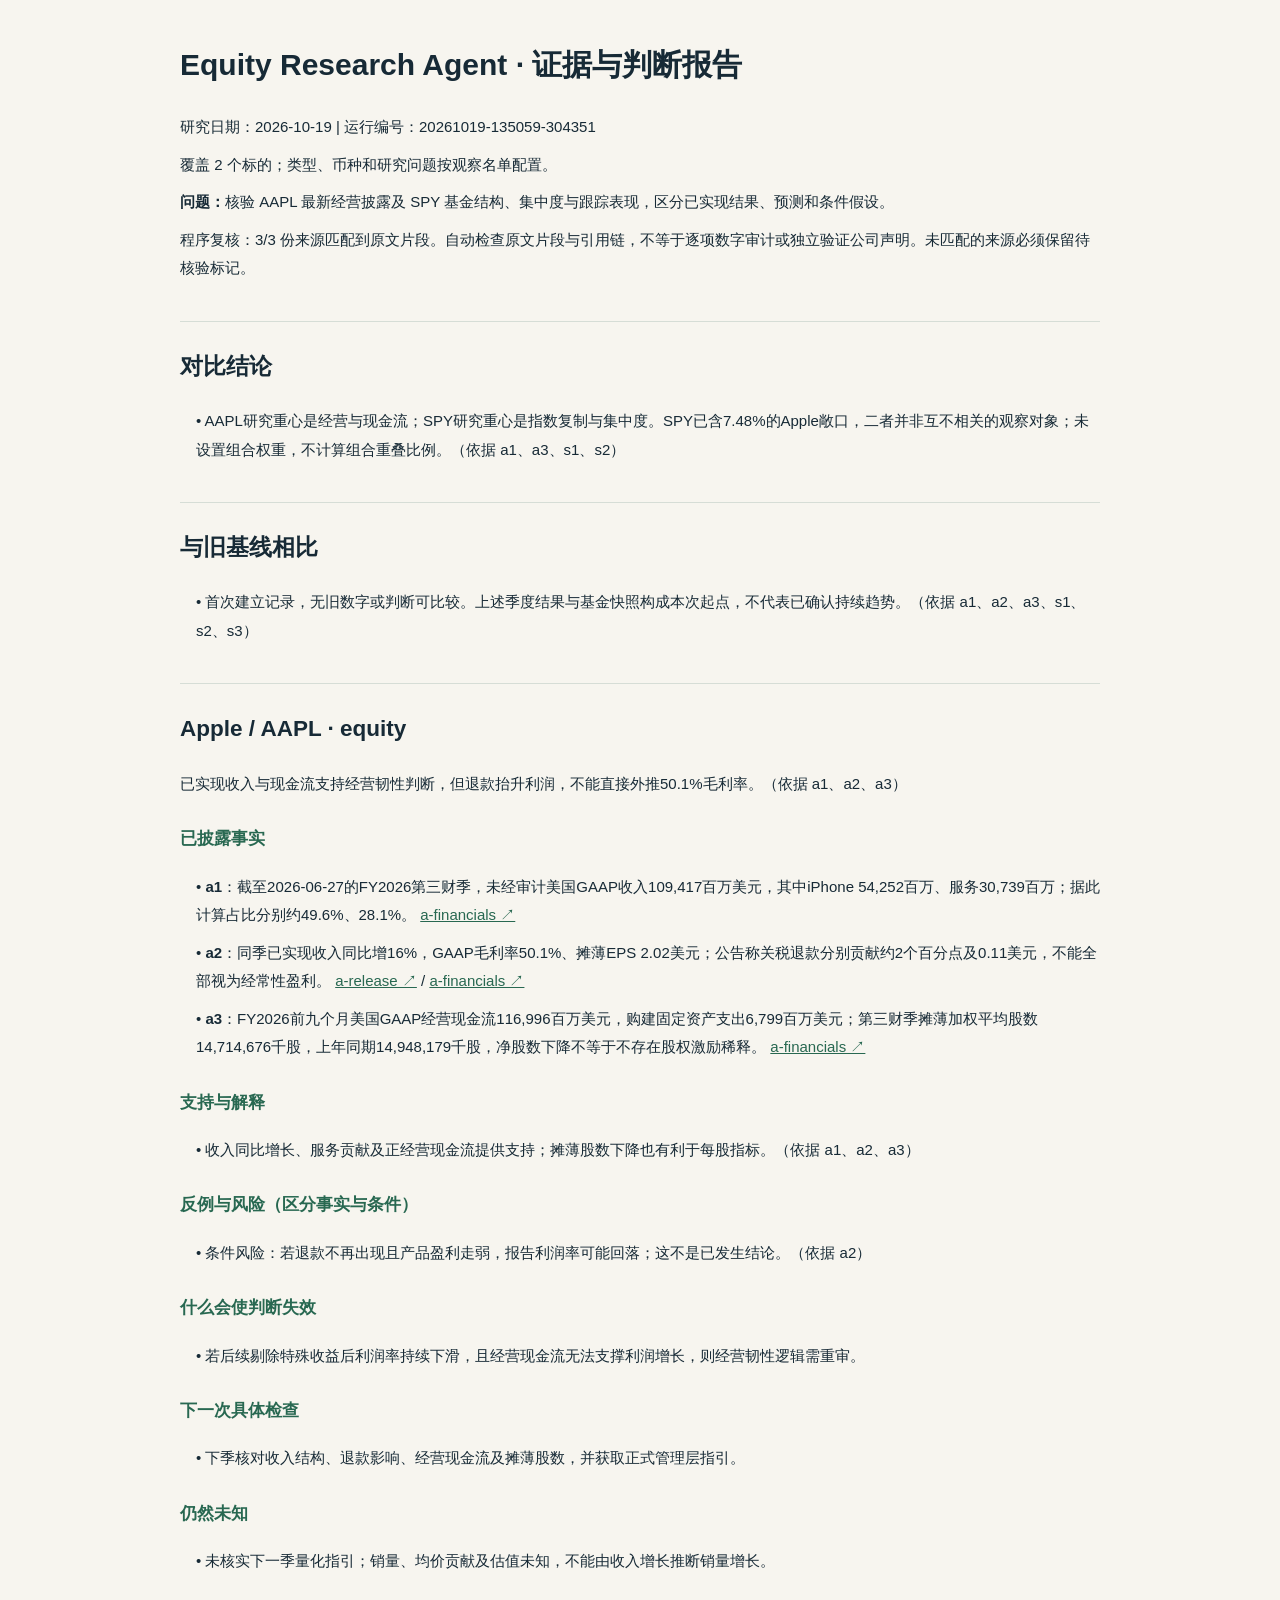
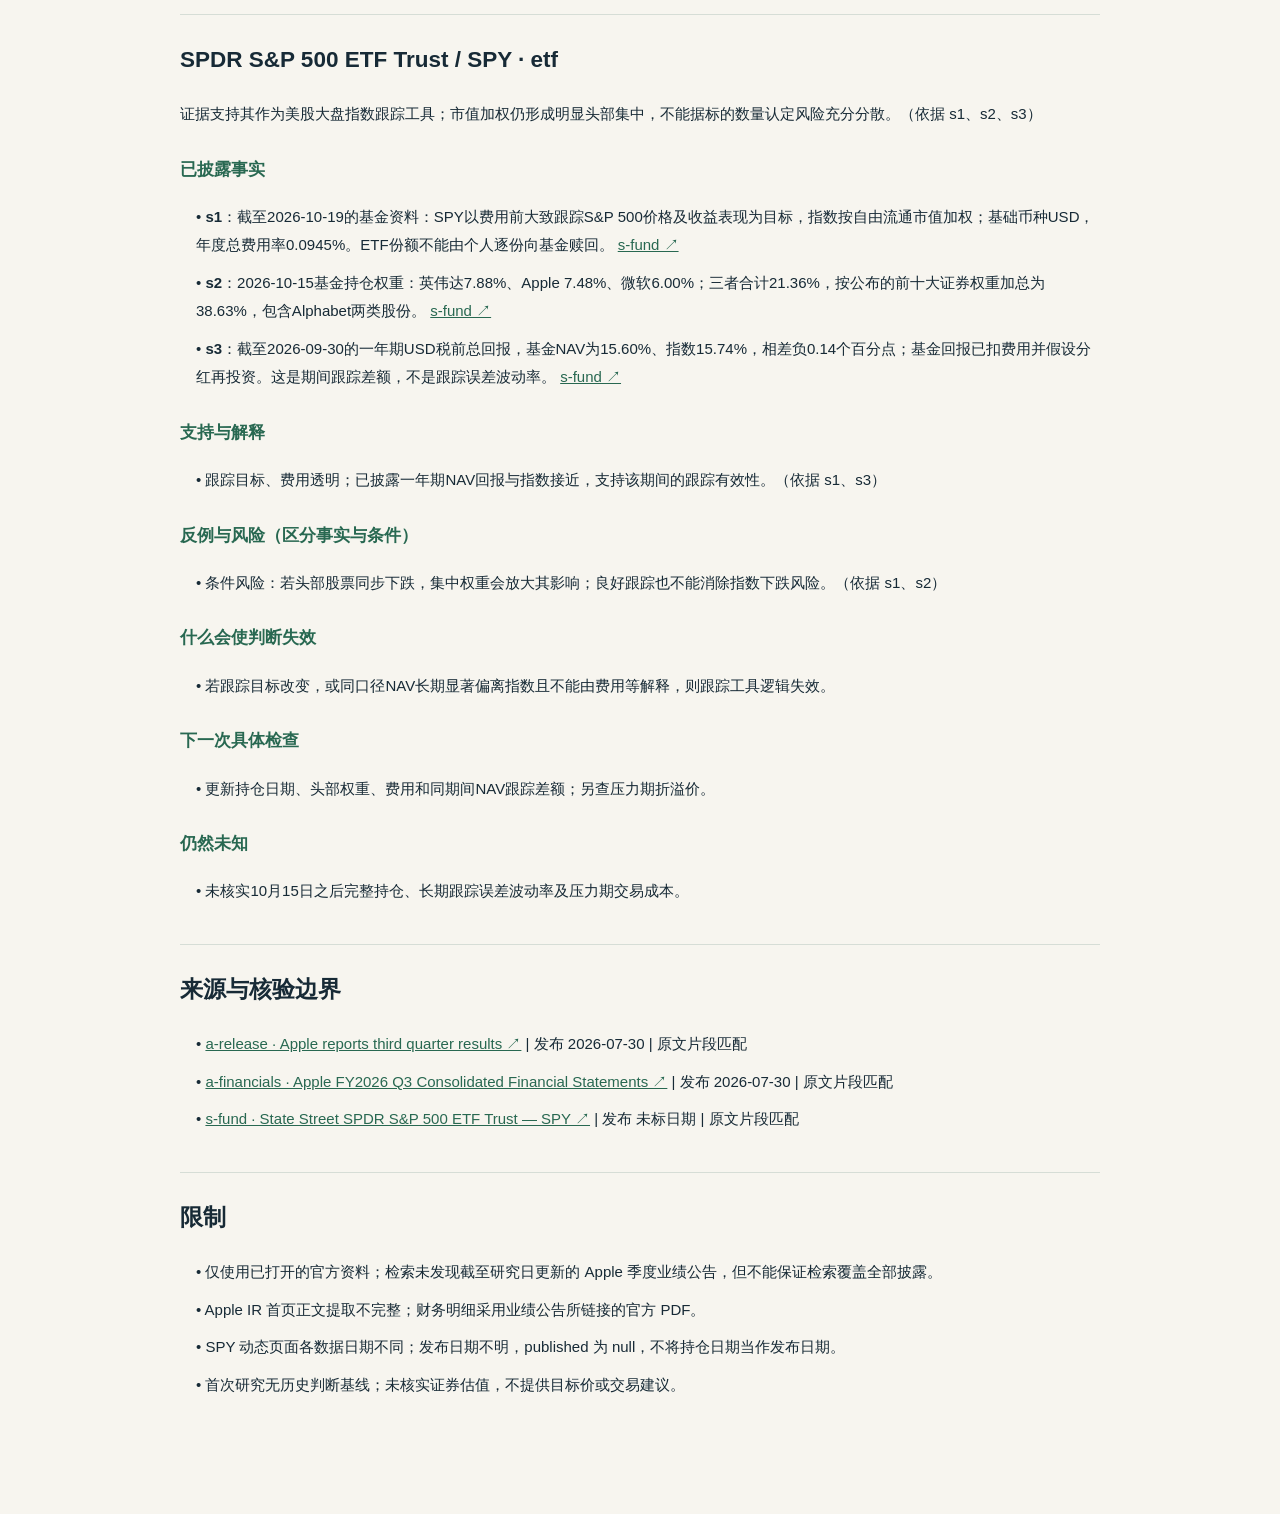
<file: examples/report.html>
<!doctype html><html lang="zh-CN"><meta charset="utf-8"><meta name="viewport" content="width=device-width,initial-scale=1"><title>AI 研究报告</title><style>body{max-width:920px;margin:36px auto;padding:0 24px 70px;background:#f7f5ef;color:#172a36;font:15px/1.9 "Segoe UI","Microsoft YaHei",sans-serif}h1{font-size:30px}h2{border-top:1px solid #d6ddd6;margin-top:38px;padding-top:24px}h3{color:#286851;font-size:17px;margin-top:25px}a{color:#286851;overflow-wrap:anywhere}p{margin:9px 0}.bullet{padding-left:16px}strong{font-weight:650}@media print{body{background:white}}</style><body><h1>Equity Research Agent · 证据与判断报告</h1>
<p>研究日期：2026-10-19 | 运行编号：20261019-135059-304351</p>
<p>覆盖 2 个标的；类型、币种和研究问题按观察名单配置。</p>
<p><strong>问题：</strong>核验 AAPL 最新经营披露及 SPY 基金结构、集中度与跟踪表现，区分已实现结果、预测和条件假设。</p>
<p>程序复核：3/3 份来源匹配到原文片段。自动检查原文片段与引用链，不等于逐项数字审计或独立验证公司声明。未匹配的来源必须保留待核验标记。</p>
<h2>对比结论</h2>
<p class="bullet">• AAPL研究重心是经营与现金流；SPY研究重心是指数复制与集中度。SPY已含7.48%的Apple敞口，二者并非互不相关的观察对象；未设置组合权重，不计算组合重叠比例。（依据 a1、a3、s1、s2）</p>
<h2>与旧基线相比</h2>
<p class="bullet">• 首次建立记录，无旧数字或判断可比较。上述季度结果与基金快照构成本次起点，不代表已确认持续趋势。（依据 a1、a2、a3、s1、s2、s3）</p>
<h2>Apple / AAPL · equity</h2>
<p>已实现收入与现金流支持经营韧性判断，但退款抬升利润，不能直接外推50.1%毛利率。（依据 a1、a2、a3）</p>
<h3>已披露事实</h3>
<p class="bullet">• <strong>a1</strong>：截至2026-06-27的FY2026第三财季，未经审计美国GAAP收入109,417百万美元，其中iPhone 54,252百万、服务30,739百万；据此计算占比分别约49.6%、28.1%。 <a href="https://www.apple.com/newsroom/pdfs/fy2026q3/FY26_Q3_Consolidated_Financial_Statements.pdf" target="_blank" rel="noopener noreferrer">a-financials ↗</a></p>
<p class="bullet">• <strong>a2</strong>：同季已实现收入同比增16%，GAAP毛利率50.1%、摊薄EPS 2.02美元；公告称关税退款分别贡献约2个百分点及0.11美元，不能全部视为经常性盈利。 <a href="https://www.apple.com/newsroom/2026/07/apple-reports-third-quarter-results/" target="_blank" rel="noopener noreferrer">a-release ↗</a> / <a href="https://www.apple.com/newsroom/pdfs/fy2026q3/FY26_Q3_Consolidated_Financial_Statements.pdf" target="_blank" rel="noopener noreferrer">a-financials ↗</a></p>
<p class="bullet">• <strong>a3</strong>：FY2026前九个月美国GAAP经营现金流116,996百万美元，购建固定资产支出6,799百万美元；第三财季摊薄加权平均股数14,714,676千股，上年同期14,948,179千股，净股数下降不等于不存在股权激励稀释。 <a href="https://www.apple.com/newsroom/pdfs/fy2026q3/FY26_Q3_Consolidated_Financial_Statements.pdf" target="_blank" rel="noopener noreferrer">a-financials ↗</a></p>
<h3>支持与解释</h3>
<p class="bullet">• 收入同比增长、服务贡献及正经营现金流提供支持；摊薄股数下降也有利于每股指标。（依据 a1、a2、a3）</p>
<h3>反例与风险（区分事实与条件）</h3>
<p class="bullet">• 条件风险：若退款不再出现且产品盈利走弱，报告利润率可能回落；这不是已发生结论。（依据 a2）</p>
<h3>什么会使判断失效</h3>
<p class="bullet">• 若后续剔除特殊收益后利润率持续下滑，且经营现金流无法支撑利润增长，则经营韧性逻辑需重审。</p>
<h3>下一次具体检查</h3>
<p class="bullet">• 下季核对收入结构、退款影响、经营现金流及摊薄股数，并获取正式管理层指引。</p>
<h3>仍然未知</h3>
<p class="bullet">• 未核实下一季量化指引；销量、均价贡献及估值未知，不能由收入增长推断销量增长。</p>
<h2>SPDR S&amp;P 500 ETF Trust / SPY · etf</h2>
<p>证据支持其作为美股大盘指数跟踪工具；市值加权仍形成明显头部集中，不能据标的数量认定风险充分分散。（依据 s1、s2、s3）</p>
<h3>已披露事实</h3>
<p class="bullet">• <strong>s1</strong>：截至2026-10-19的基金资料：SPY以费用前大致跟踪S&amp;P 500价格及收益表现为目标，指数按自由流通市值加权；基础币种USD，年度总费用率0.0945%。ETF份额不能由个人逐份向基金赎回。 <a href="https://www.ssga.com/us/en/intermediary/etfs/state-street-spdr-sp-500-etf-trust-spy?trk=article-ssr-frontend-pulse_little-text-block" target="_blank" rel="noopener noreferrer">s-fund ↗</a></p>
<p class="bullet">• <strong>s2</strong>：2026-10-15基金持仓权重：英伟达7.88%、Apple 7.48%、微软6.00%；三者合计21.36%，按公布的前十大证券权重加总为38.63%，包含Alphabet两类股份。 <a href="https://www.ssga.com/us/en/intermediary/etfs/state-street-spdr-sp-500-etf-trust-spy?trk=article-ssr-frontend-pulse_little-text-block" target="_blank" rel="noopener noreferrer">s-fund ↗</a></p>
<p class="bullet">• <strong>s3</strong>：截至2026-09-30的一年期USD税前总回报，基金NAV为15.60%、指数15.74%，相差负0.14个百分点；基金回报已扣费用并假设分红再投资。这是期间跟踪差额，不是跟踪误差波动率。 <a href="https://www.ssga.com/us/en/intermediary/etfs/state-street-spdr-sp-500-etf-trust-spy?trk=article-ssr-frontend-pulse_little-text-block" target="_blank" rel="noopener noreferrer">s-fund ↗</a></p>
<h3>支持与解释</h3>
<p class="bullet">• 跟踪目标、费用透明；已披露一年期NAV回报与指数接近，支持该期间的跟踪有效性。（依据 s1、s3）</p>
<h3>反例与风险（区分事实与条件）</h3>
<p class="bullet">• 条件风险：若头部股票同步下跌，集中权重会放大其影响；良好跟踪也不能消除指数下跌风险。（依据 s1、s2）</p>
<h3>什么会使判断失效</h3>
<p class="bullet">• 若跟踪目标改变，或同口径NAV长期显著偏离指数且不能由费用等解释，则跟踪工具逻辑失效。</p>
<h3>下一次具体检查</h3>
<p class="bullet">• 更新持仓日期、头部权重、费用和同期间NAV跟踪差额；另查压力期折溢价。</p>
<h3>仍然未知</h3>
<p class="bullet">• 未核实10月15日之后完整持仓、长期跟踪误差波动率及压力期交易成本。</p>
<h2>来源与核验边界</h2>
<p class="bullet">• <a href="https://www.apple.com/newsroom/2026/07/apple-reports-third-quarter-results/" target="_blank" rel="noopener noreferrer">a-release · Apple reports third quarter results ↗</a> | 发布 2026-07-30 | 原文片段匹配</p>
<p class="bullet">• <a href="https://www.apple.com/newsroom/pdfs/fy2026q3/FY26_Q3_Consolidated_Financial_Statements.pdf" target="_blank" rel="noopener noreferrer">a-financials · Apple FY2026 Q3 Consolidated Financial Statements ↗</a> | 发布 2026-07-30 | 原文片段匹配</p>
<p class="bullet">• <a href="https://www.ssga.com/us/en/intermediary/etfs/state-street-spdr-sp-500-etf-trust-spy?trk=article-ssr-frontend-pulse_little-text-block" target="_blank" rel="noopener noreferrer">s-fund · State Street SPDR S&amp;P 500 ETF Trust — SPY ↗</a> | 发布 未标日期 | 原文片段匹配</p>
<h2>限制</h2>
<p class="bullet">• 仅使用已打开的官方资料；检索未发现截至研究日更新的 Apple 季度业绩公告，但不能保证检索覆盖全部披露。</p>
<p class="bullet">• Apple IR 首页正文提取不完整；财务明细采用业绩公告所链接的官方 PDF。</p>
<p class="bullet">• SPY 动态页面各数据日期不同；发布日期不明，published 为 null，不将持仓日期当作发布日期。</p>
<p class="bullet">• 首次研究无历史判断基线；未核实证券估值，不提供目标价或交易建议。</p></body></html>
</file>
